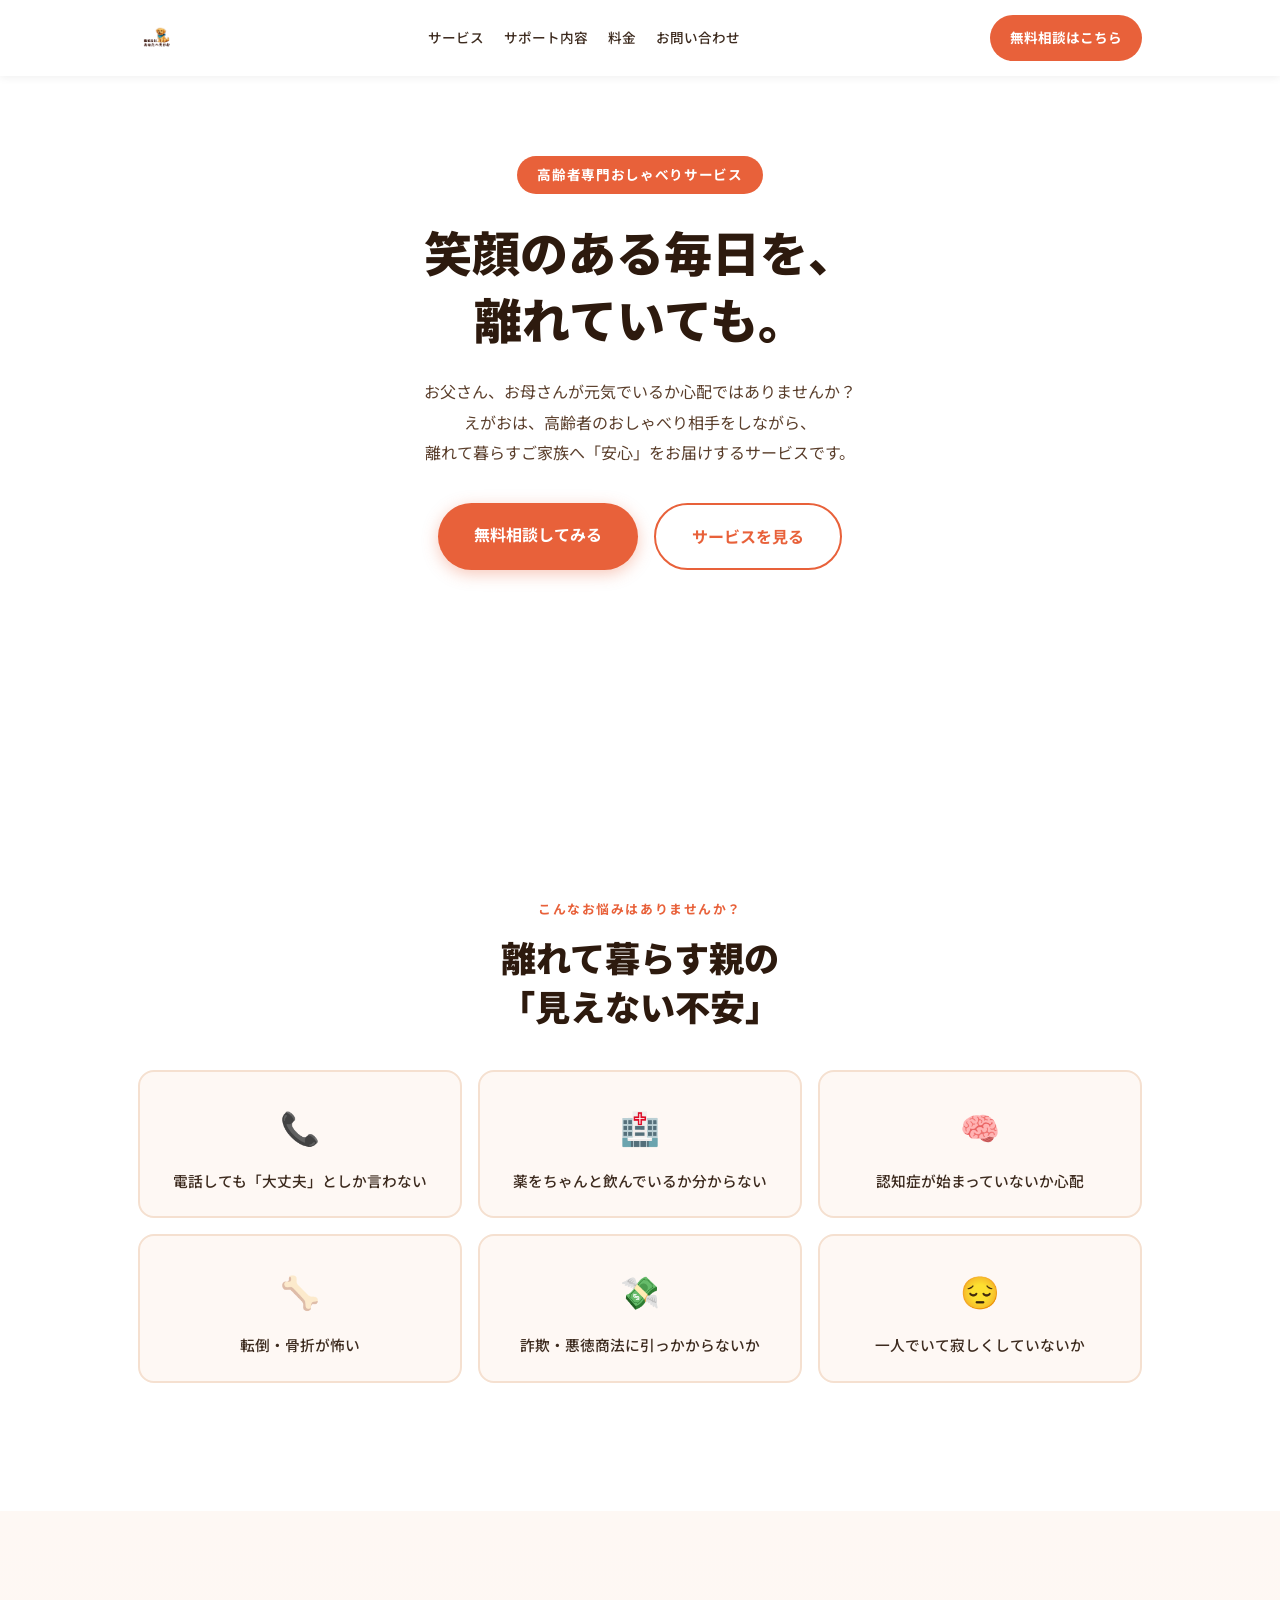
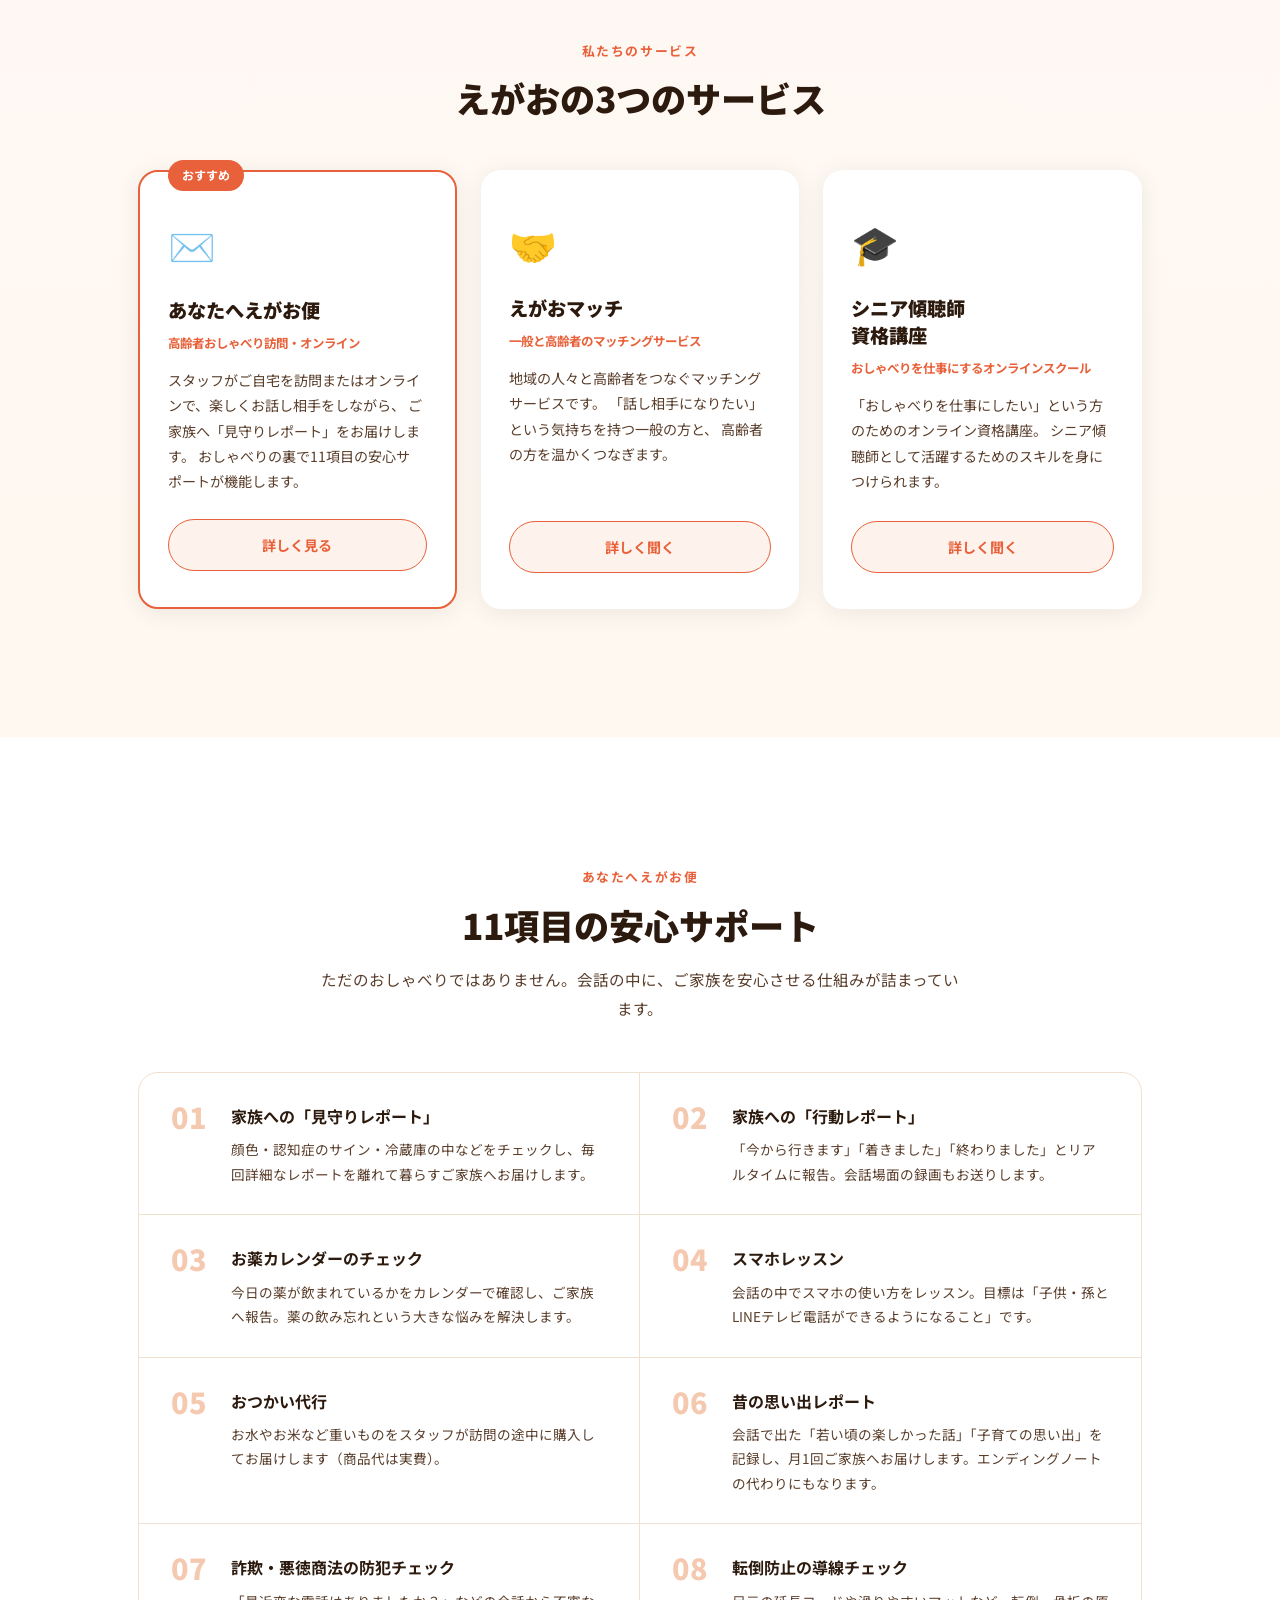
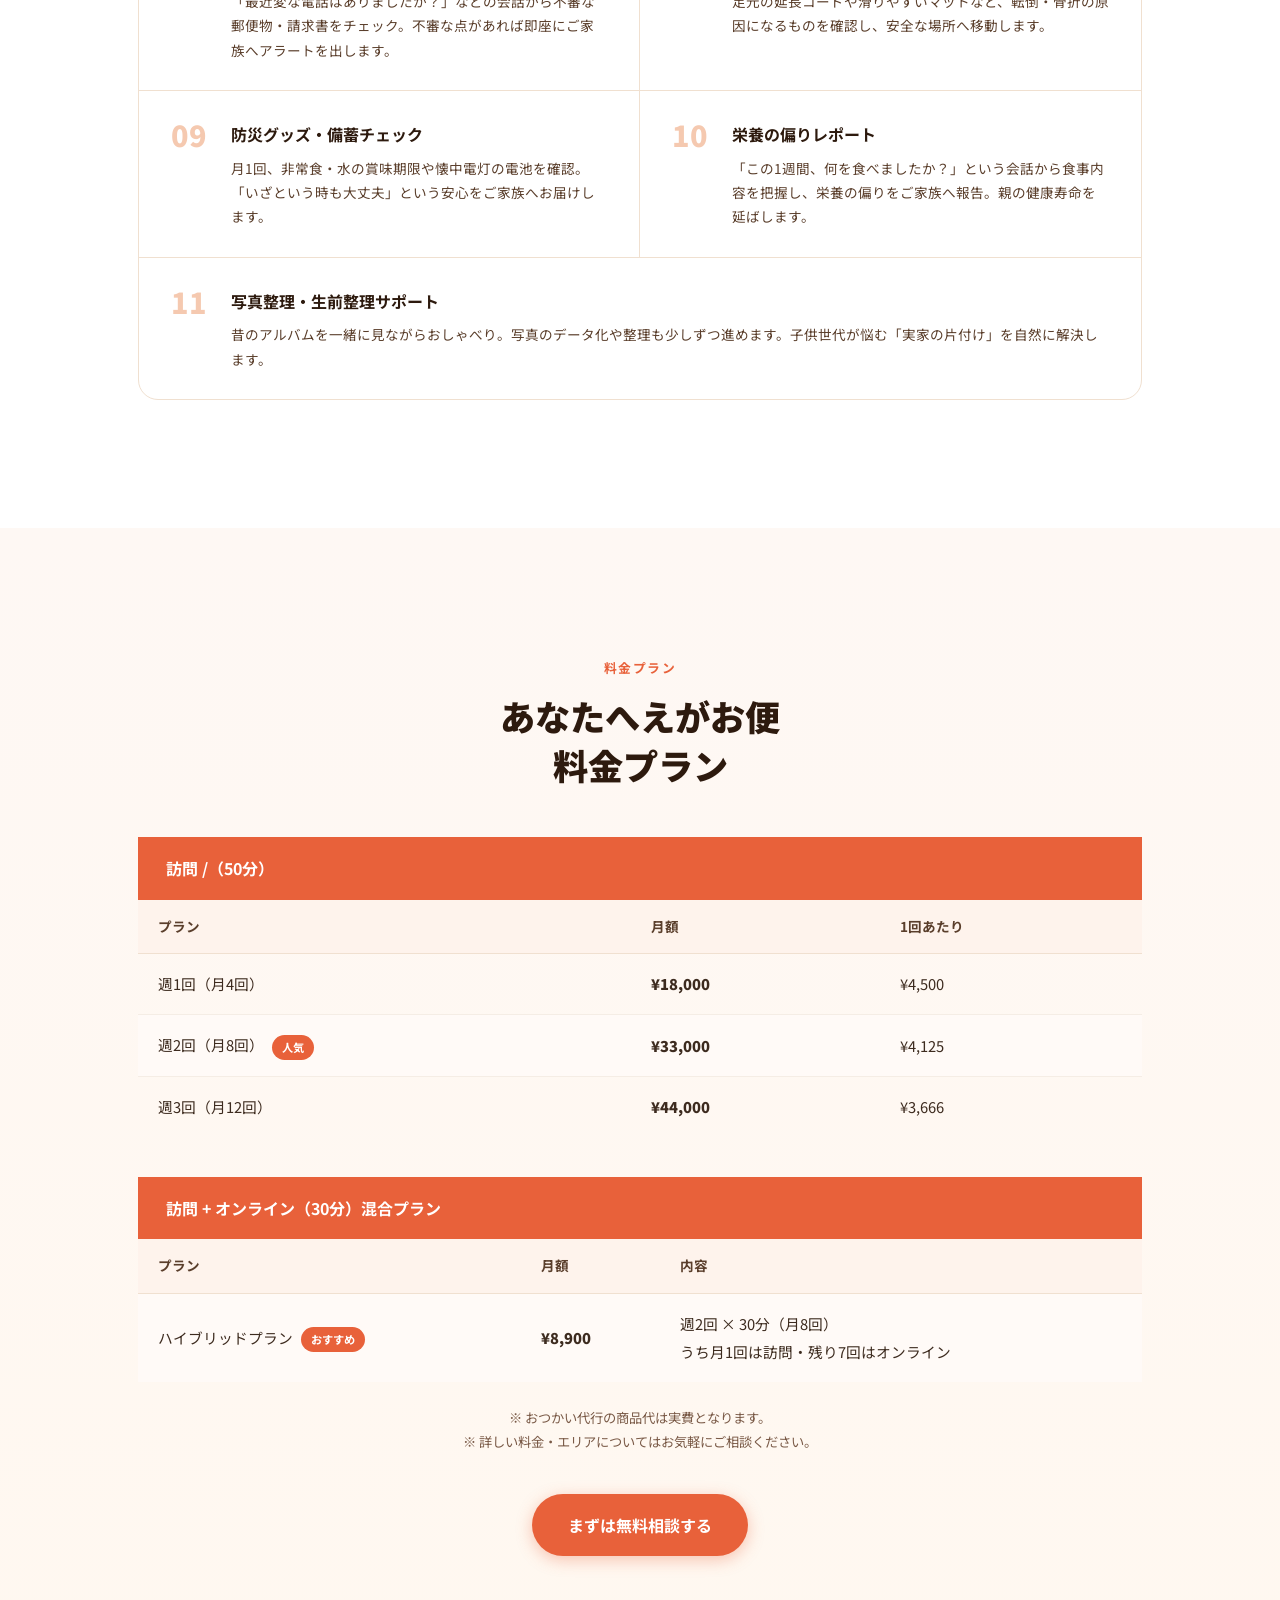
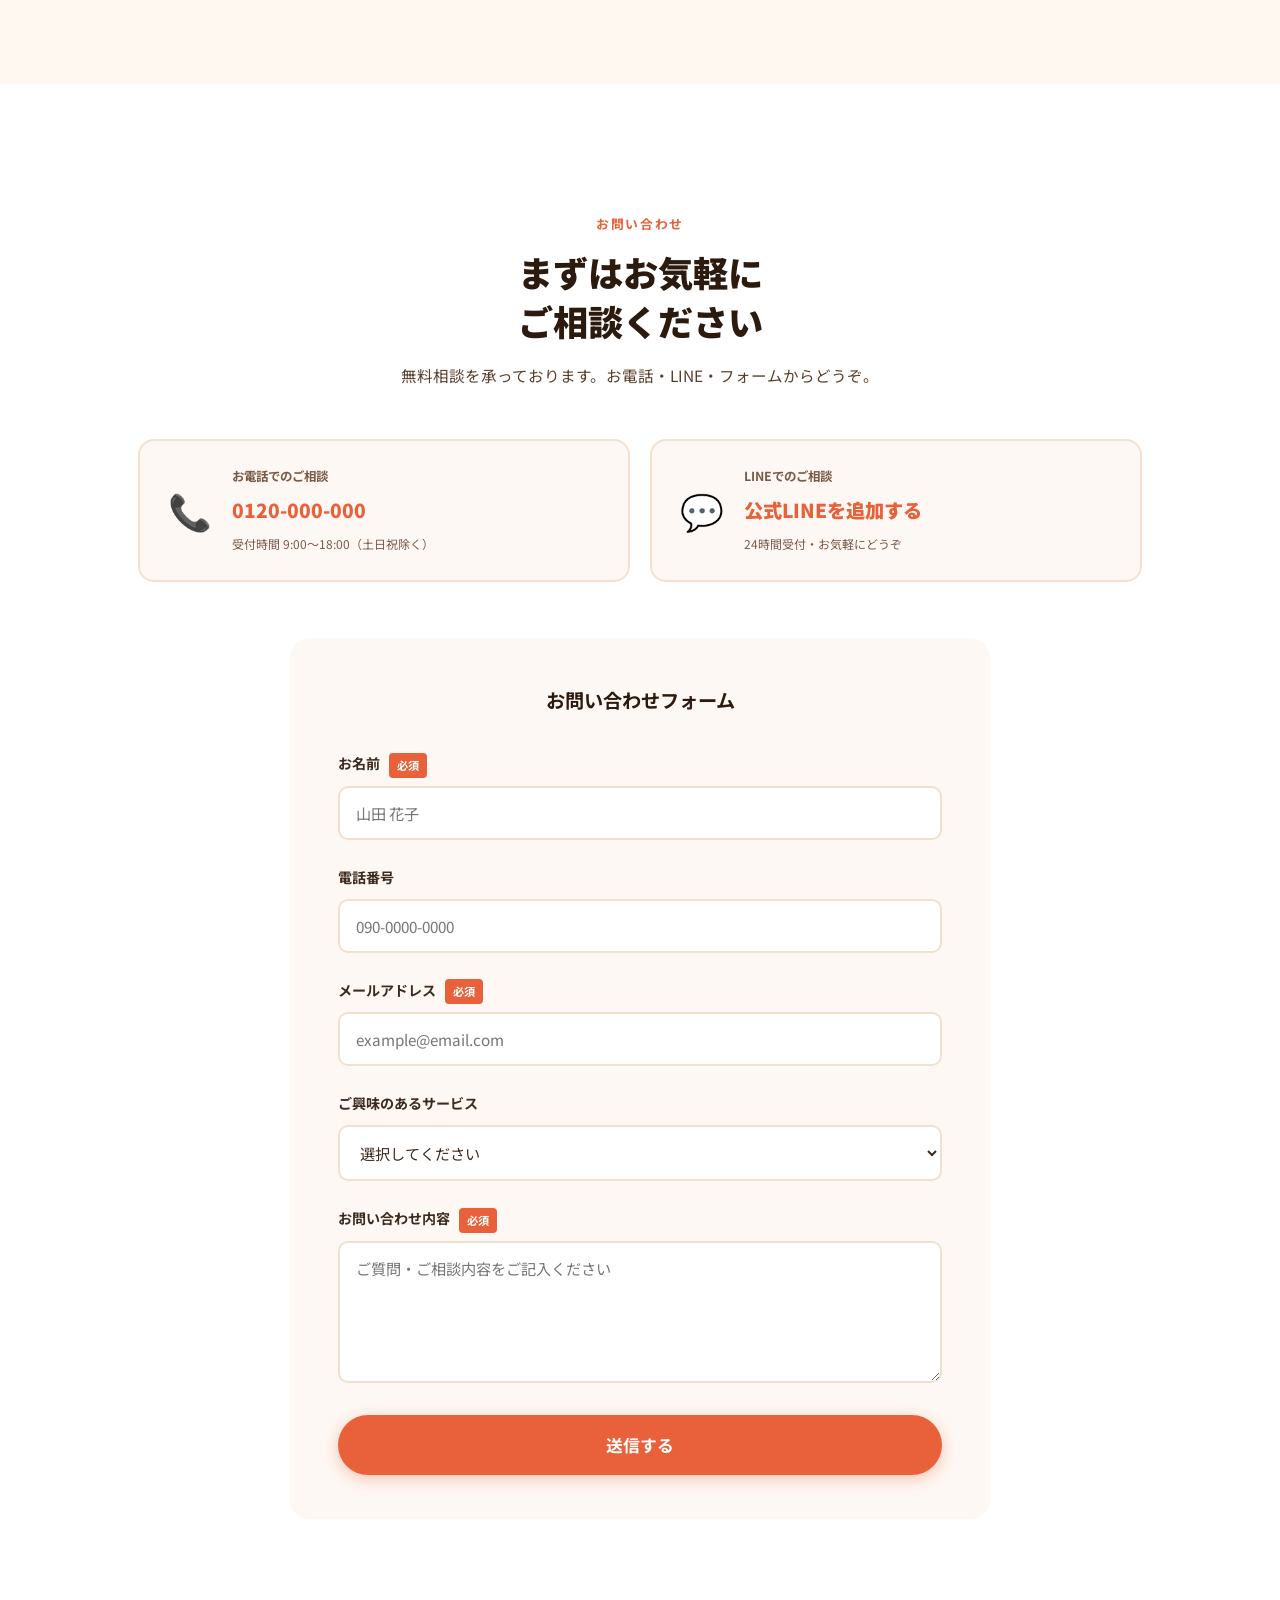
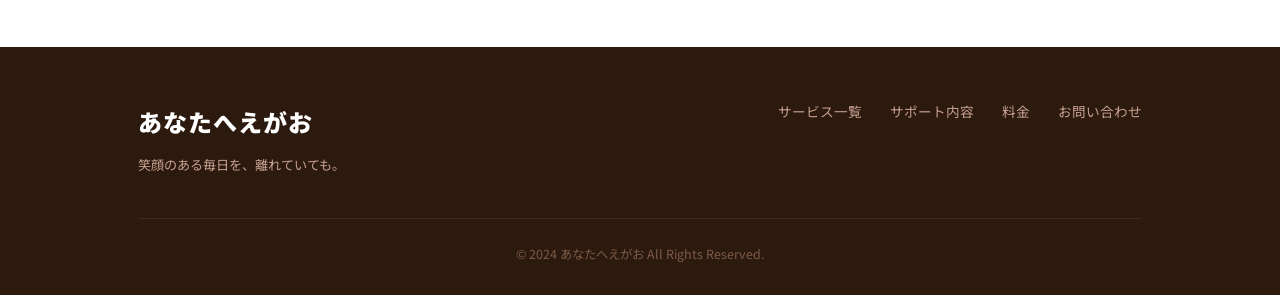
<file: index_pattern2.html>
<!DOCTYPE html>
<html lang="ja">
<head>
  <meta charset="UTF-8" />
  <meta name="viewport" content="width=device-width, initial-scale=1.0" />
  <title>あなたへえがお｜高齢者おしゃべりサービス</title>
  <link rel="stylesheet" href="style.css" />
  <link href="https://fonts.googleapis.com/css2?family=Noto+Sans+JP:wght@400;500;700;900&display=swap" rel="stylesheet" />
</head>
<body>

<!-- ヘッダー -->
<header class="header">
  <div class="header-inner">
    <div class="logo">
      <img src="logo.png" alt="あなたへえがお" class="logo-img" />
    </div>
    <nav class="nav">
      <a href="#services">サービス</a>
      <a href="#features">サポート内容</a>
      <a href="#price">料金</a>
      <a href="#contact">お問い合わせ</a>
    </nav>
    <a href="#contact" class="header-cta">無料相談はこちら</a>
    <button class="hamburger" id="hamburger" aria-label="メニュー">
      <span></span><span></span><span></span>
    </button>
  </div>
  <nav class="sp-nav" id="spNav">
    <a href="#services" onclick="closeMenu()">サービス</a>
    <a href="#features" onclick="closeMenu()">サポート内容</a>
    <a href="#price" onclick="closeMenu()">料金</a>
    <a href="#contact" onclick="closeMenu()">お問い合わせ</a>
  </nav>
</header>

<!-- ヒーロー -->
<section class="hero">
  <div class="hero-inner">
    <p class="hero-sub">高齢者専門おしゃべりサービス</p>
    <h1 class="hero-title">
      笑顔のある毎日を、<br />
      離れていても。
    </h1>
    <p class="hero-desc">
      お父さん、お母さんが元気でいるか心配ではありませんか？<br />
      えがおは、高齢者のおしゃべり相手をしながら、<br class="pc-br" />
      離れて暮らすご家族へ「安心」をお届けするサービスです。
    </p>
    <div class="hero-btns">
      <a href="#contact" class="btn-primary">無料相談してみる</a>
      <a href="#services" class="btn-secondary">サービスを見る</a>
    </div>
  </div>
  <div class="hero-wave">
    <svg viewBox="0 0 1440 80" xmlns="http://www.w3.org/2000/svg" preserveAspectRatio="none">
      <path d="M0,40 C360,80 1080,0 1440,40 L1440,80 L0,80 Z" fill="#fff"/>
    </svg>
  </div>
</section>

<!-- 課題提起 -->
<section class="problem">
  <div class="container">
    <p class="section-label">こんなお悩みはありませんか？</p>
    <h2 class="section-title">離れて暮らす親の<br />「見えない不安」</h2>
    <div class="problem-grid">
      <div class="problem-card">
        <span class="problem-icon">📞</span>
        <p>電話しても「大丈夫」としか言わない</p>
      </div>
      <div class="problem-card">
        <span class="problem-icon">🏥</span>
        <p>薬をちゃんと飲んでいるか分からない</p>
      </div>
      <div class="problem-card">
        <span class="problem-icon">🧠</span>
        <p>認知症が始まっていないか心配</p>
      </div>
      <div class="problem-card">
        <span class="problem-icon">🦴</span>
        <p>転倒・骨折が怖い</p>
      </div>
      <div class="problem-card">
        <span class="problem-icon">💸</span>
        <p>詐欺・悪徳商法に引っかからないか</p>
      </div>
      <div class="problem-card">
        <span class="problem-icon">😔</span>
        <p>一人でいて寂しくしていないか</p>
      </div>
    </div>
  </div>
</section>

<!-- サービス一覧 -->
<section class="services" id="services">
  <div class="container">
    <p class="section-label">私たちのサービス</p>
    <h2 class="section-title">えがおの3つのサービス</h2>
    <div class="service-cards">

      <div class="service-card featured">
        <div class="service-badge">おすすめ</div>
        <div class="service-icon">✉️</div>
        <h3>あなたへえがお便</h3>
        <p class="service-tag">高齢者おしゃべり訪問・オンライン</p>
        <p class="service-desc">
          スタッフがご自宅を訪問またはオンラインで、楽しくお話し相手をしながら、
          ご家族へ「見守りレポート」をお届けします。
          おしゃべりの裏で11項目の安心サポートが機能します。
        </p>
        <a href="#features" class="btn-service">詳しく見る</a>
      </div>

      <div class="service-card">
        <div class="service-icon">🤝</div>
        <h3>えがおマッチ</h3>
        <p class="service-tag">一般と高齢者のマッチングサービス</p>
        <p class="service-desc">
          地域の人々と高齢者をつなぐマッチングサービスです。
          「話し相手になりたい」という気持ちを持つ一般の方と、
          高齢者の方を温かくつなぎます。
        </p>
        <a href="#contact" class="btn-service">詳しく聞く</a>
      </div>

      <div class="service-card">
        <div class="service-icon">🎓</div>
        <h3>シニア傾聴師<br />資格講座</h3>
        <p class="service-tag">おしゃべりを仕事にするオンラインスクール</p>
        <p class="service-desc">
          「おしゃべりを仕事にしたい」という方のためのオンライン資格講座。
          シニア傾聴師として活躍するためのスキルを身につけられます。
        </p>
        <a href="#contact" class="btn-service">詳しく聞く</a>
      </div>

    </div>
  </div>
</section>

<!-- サポート内容（あなたへえがお便） -->
<section class="features" id="features">
  <div class="container">
    <p class="section-label">あなたへえがお便</p>
    <h2 class="section-title">11項目の安心サポート</h2>
    <p class="section-desc">ただのおしゃべりではありません。会話の中に、ご家族を安心させる仕組みが詰まっています。</p>

    <div class="features-grid">

      <div class="feature-item">
        <div class="feature-num">01</div>
        <div class="feature-body">
          <h4>家族への「見守りレポート」</h4>
          <p>顔色・認知症のサイン・冷蔵庫の中などをチェックし、毎回詳細なレポートを離れて暮らすご家族へお届けします。</p>
        </div>
      </div>

      <div class="feature-item">
        <div class="feature-num">02</div>
        <div class="feature-body">
          <h4>家族への「行動レポート」</h4>
          <p>「今から行きます」「着きました」「終わりました」とリアルタイムに報告。会話場面の録画もお送りします。</p>
        </div>
      </div>

      <div class="feature-item">
        <div class="feature-num">03</div>
        <div class="feature-body">
          <h4>お薬カレンダーのチェック</h4>
          <p>今日の薬が飲まれているかをカレンダーで確認し、ご家族へ報告。薬の飲み忘れという大きな悩みを解決します。</p>
        </div>
      </div>

      <div class="feature-item">
        <div class="feature-num">04</div>
        <div class="feature-body">
          <h4>スマホレッスン</h4>
          <p>会話の中でスマホの使い方をレッスン。目標は「子供・孫とLINEテレビ電話ができるようになること」です。</p>
        </div>
      </div>

      <div class="feature-item">
        <div class="feature-num">05</div>
        <div class="feature-body">
          <h4>おつかい代行</h4>
          <p>お水やお米など重いものをスタッフが訪問の途中に購入してお届けします（商品代は実費）。</p>
        </div>
      </div>

      <div class="feature-item">
        <div class="feature-num">06</div>
        <div class="feature-body">
          <h4>昔の思い出レポート</h4>
          <p>会話で出た「若い頃の楽しかった話」「子育ての思い出」を記録し、月1回ご家族へお届けします。エンディングノートの代わりにもなります。</p>
        </div>
      </div>

      <div class="feature-item">
        <div class="feature-num">07</div>
        <div class="feature-body">
          <h4>詐欺・悪徳商法の防犯チェック</h4>
          <p>「最近変な電話はありましたか？」などの会話から不審な郵便物・請求書をチェック。不審な点があれば即座にご家族へアラートを出します。</p>
        </div>
      </div>

      <div class="feature-item">
        <div class="feature-num">08</div>
        <div class="feature-body">
          <h4>転倒防止の導線チェック</h4>
          <p>足元の延長コードや滑りやすいマットなど、転倒・骨折の原因になるものを確認し、安全な場所へ移動します。</p>
        </div>
      </div>

      <div class="feature-item">
        <div class="feature-num">09</div>
        <div class="feature-body">
          <h4>防災グッズ・備蓄チェック</h4>
          <p>月1回、非常食・水の賞味期限や懐中電灯の電池を確認。「いざという時も大丈夫」という安心をご家族へお届けします。</p>
        </div>
      </div>

      <div class="feature-item">
        <div class="feature-num">10</div>
        <div class="feature-body">
          <h4>栄養の偏りレポート</h4>
          <p>「この1週間、何を食べましたか？」という会話から食事内容を把握し、栄養の偏りをご家族へ報告。親の健康寿命を延ばします。</p>
        </div>
      </div>

      <div class="feature-item">
        <div class="feature-num">11</div>
        <div class="feature-body">
          <h4>写真整理・生前整理サポート</h4>
          <p>昔のアルバムを一緒に見ながらおしゃべり。写真のデータ化や整理も少しずつ進めます。子供世代が悩む「実家の片付け」を自然に解決します。</p>
        </div>
      </div>

    </div>
  </div>
</section>

<!-- 料金 -->
<section class="price" id="price">
  <div class="container">
    <p class="section-label">料金プラン</p>
    <h2 class="section-title">あなたへえがお便<br />料金プラン</h2>

    <div class="price-tables">

      <div class="price-block">
        <h3 class="price-block-title">訪問 /（50分）</h3>
        <table class="price-table">
          <thead>
            <tr>
              <th>プラン</th>
              <th>月額</th>
              <th>1回あたり</th>
            </tr>
          </thead>
          <tbody>
            <tr>
              <td>週1回（月4回）</td>
              <td class="price-amount">¥18,000</td>
              <td>¥4,500</td>
            </tr>
            <tr class="price-popular">
              <td>週2回（月8回）<span class="popular-badge">人気</span></td>
              <td class="price-amount">¥33,000</td>
              <td>¥4,125</td>
            </tr>
            <tr>
              <td>週3回（月12回）</td>
              <td class="price-amount">¥44,000</td>
              <td>¥3,666</td>
            </tr>
          </tbody>
        </table>
      </div>

      <div class="price-block">
        <h3 class="price-block-title">訪問 + オンライン（30分）混合プラン</h3>
        <table class="price-table">
          <thead>
            <tr>
              <th>プラン</th>
              <th>月額</th>
              <th>内容</th>
            </tr>
          </thead>
          <tbody>
            <tr class="price-popular">
              <td>ハイブリッドプラン<span class="popular-badge">おすすめ</span></td>
              <td class="price-amount">¥8,900</td>
              <td>週2回 × 30分（月8回）<br />うち月1回は訪問・残り7回はオンライン</td>
            </tr>
          </tbody>
        </table>
      </div>

    </div>

    <p class="price-note">※ おつかい代行の商品代は実費となります。<br />※ 詳しい料金・エリアについてはお気軽にご相談ください。</p>

    <div class="price-cta">
      <a href="#contact" class="btn-primary">まずは無料相談する</a>
    </div>
  </div>
</section>

<!-- お問い合わせ -->
<section class="contact" id="contact">
  <div class="container">
    <p class="section-label">お問い合わせ</p>
    <h2 class="section-title">まずはお気軽に<br />ご相談ください</h2>
    <p class="section-desc">無料相談を承っております。お電話・LINE・フォームからどうぞ。</p>

    <div class="contact-options">
      <a href="tel:0120-000-000" class="contact-card contact-tel">
        <span class="contact-icon">📞</span>
        <div>
          <p class="contact-label">お電話でのご相談</p>
          <p class="contact-info">0120-000-000</p>
          <p class="contact-hours">受付時間 9:00〜18:00（土日祝除く）</p>
        </div>
      </a>
      <a href="https://lin.ee/XXXXXXX" target="_blank" rel="noopener" class="contact-card contact-line">
        <span class="contact-icon">💬</span>
        <div>
          <p class="contact-label">LINEでのご相談</p>
          <p class="contact-info">公式LINEを追加する</p>
          <p class="contact-hours">24時間受付・お気軽にどうぞ</p>
        </div>
      </a>
    </div>

    <form class="contact-form" id="contactForm">
      <h3 class="form-title">お問い合わせフォーム</h3>
      <div class="form-row">
        <label for="name">お名前 <span class="required">必須</span></label>
        <input type="text" id="name" name="name" placeholder="山田 花子" required />
      </div>
      <div class="form-row">
        <label for="phone">電話番号</label>
        <input type="tel" id="phone" name="phone" placeholder="090-0000-0000" />
      </div>
      <div class="form-row">
        <label for="email">メールアドレス <span class="required">必須</span></label>
        <input type="email" id="email" name="email" placeholder="example@email.com" required />
      </div>
      <div class="form-row">
        <label for="service">ご興味のあるサービス</label>
        <select id="service" name="service">
          <option value="">選択してください</option>
          <option value="egaobinn">あなたへえがお便</option>
          <option value="match">えがおマッチ</option>
          <option value="school">シニア傾聴師 資格講座</option>
          <option value="other">その他・分からない</option>
        </select>
      </div>
      <div class="form-row">
        <label for="message">お問い合わせ内容 <span class="required">必須</span></label>
        <textarea id="message" name="message" rows="5" placeholder="ご質問・ご相談内容をご記入ください" required></textarea>
      </div>
      <button type="submit" class="btn-submit">送信する</button>
    </form>
  </div>
</section>

<!-- フッター -->
<footer class="footer">
  <div class="container">
    <div class="footer-inner">
      <div class="footer-brand">
        <span class="footer-logo-text">あなたへえがお</span>
        <p class="footer-tagline">笑顔のある毎日を、離れていても。</p>
      </div>
      <div class="footer-links">
        <a href="#services">サービス一覧</a>
        <a href="#features">サポート内容</a>
        <a href="#price">料金</a>
        <a href="#contact">お問い合わせ</a>
      </div>
    </div>
    <p class="footer-copy">&copy; 2024 あなたへえがお All Rights Reserved.</p>
  </div>
</footer>

<script>
  const hamburger = document.getElementById('hamburger');
  const spNav = document.getElementById('spNav');
  hamburger.addEventListener('click', () => {
    spNav.classList.toggle('open');
    hamburger.classList.toggle('active');
  });
  function closeMenu() {
    spNav.classList.remove('open');
    hamburger.classList.remove('active');
  }

  // スムーススクロール
  document.querySelectorAll('a[href^="#"]').forEach(anchor => {
    anchor.addEventListener('click', function(e) {
      const target = document.querySelector(this.getAttribute('href'));
      if (target) {
        e.preventDefault();
        target.scrollIntoView({ behavior: 'smooth', block: 'start' });
      }
    });
  });
</script>

</body>
</html>
</file>
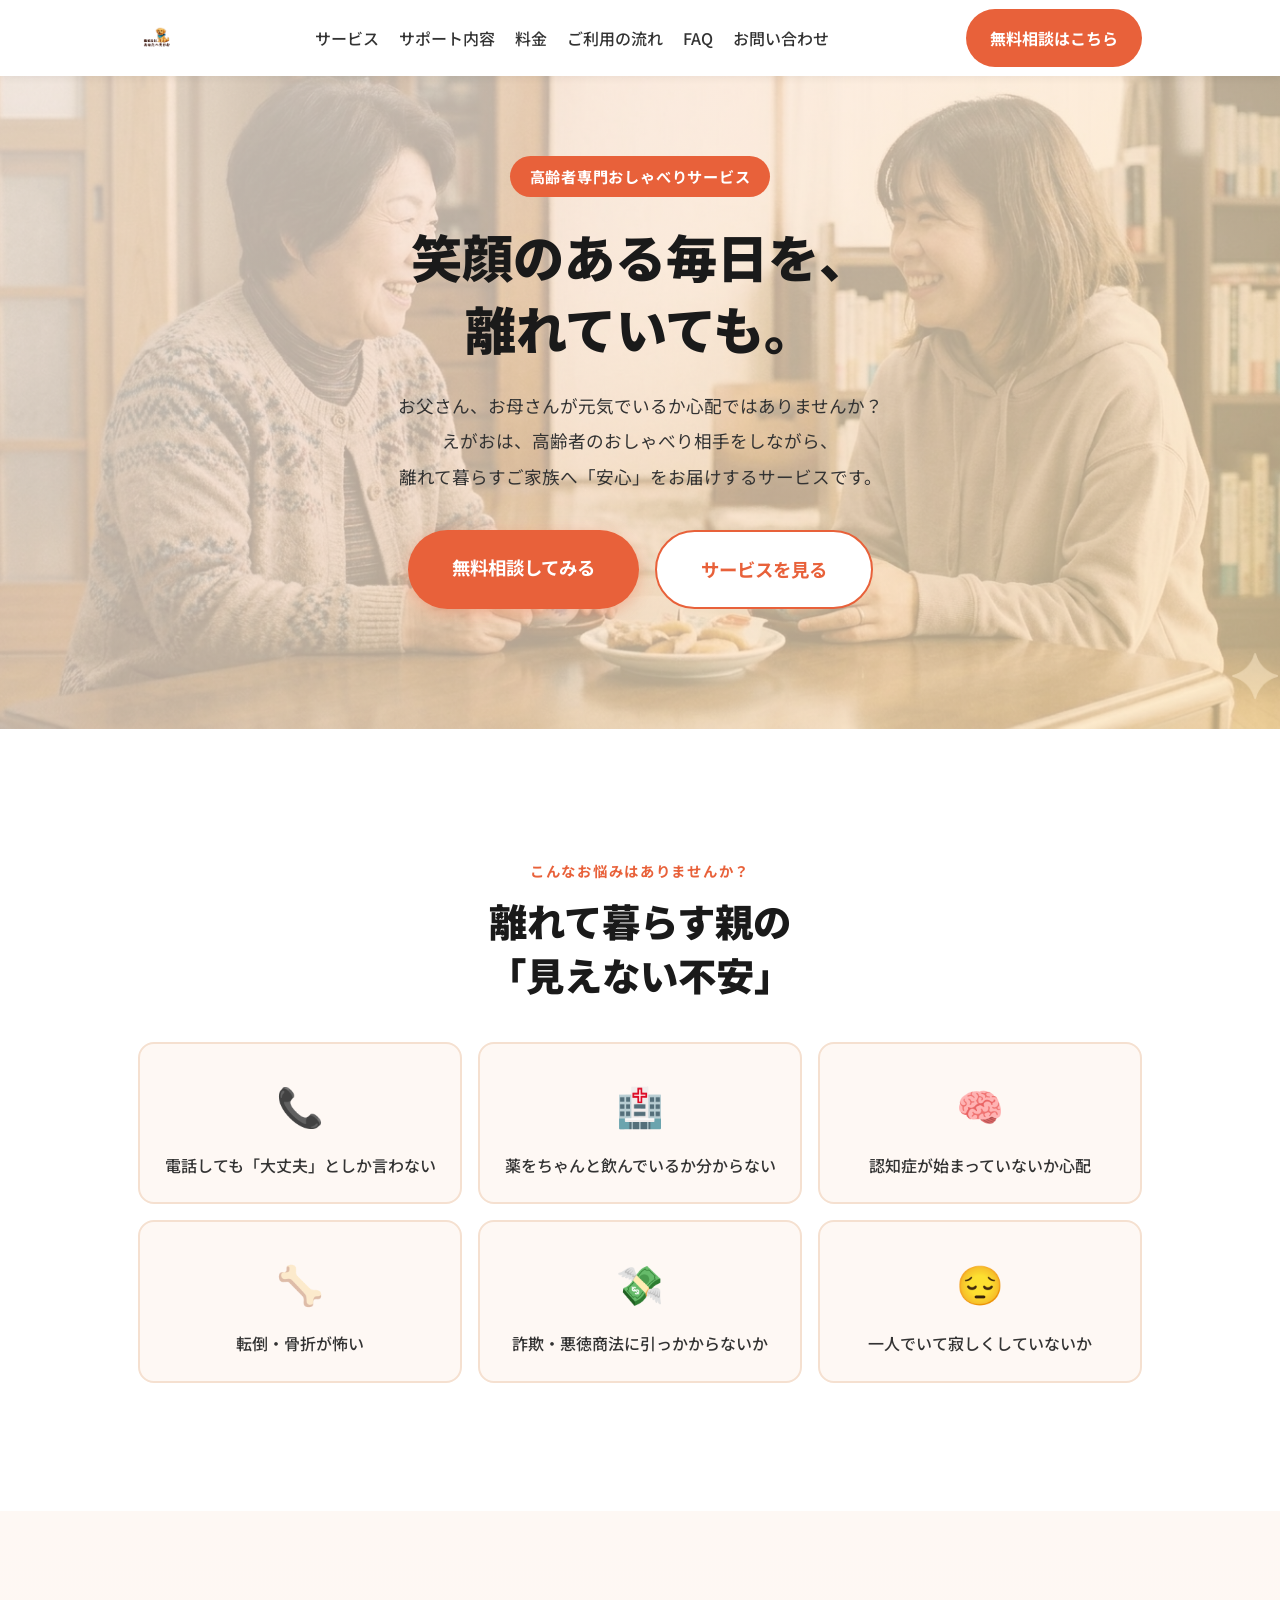
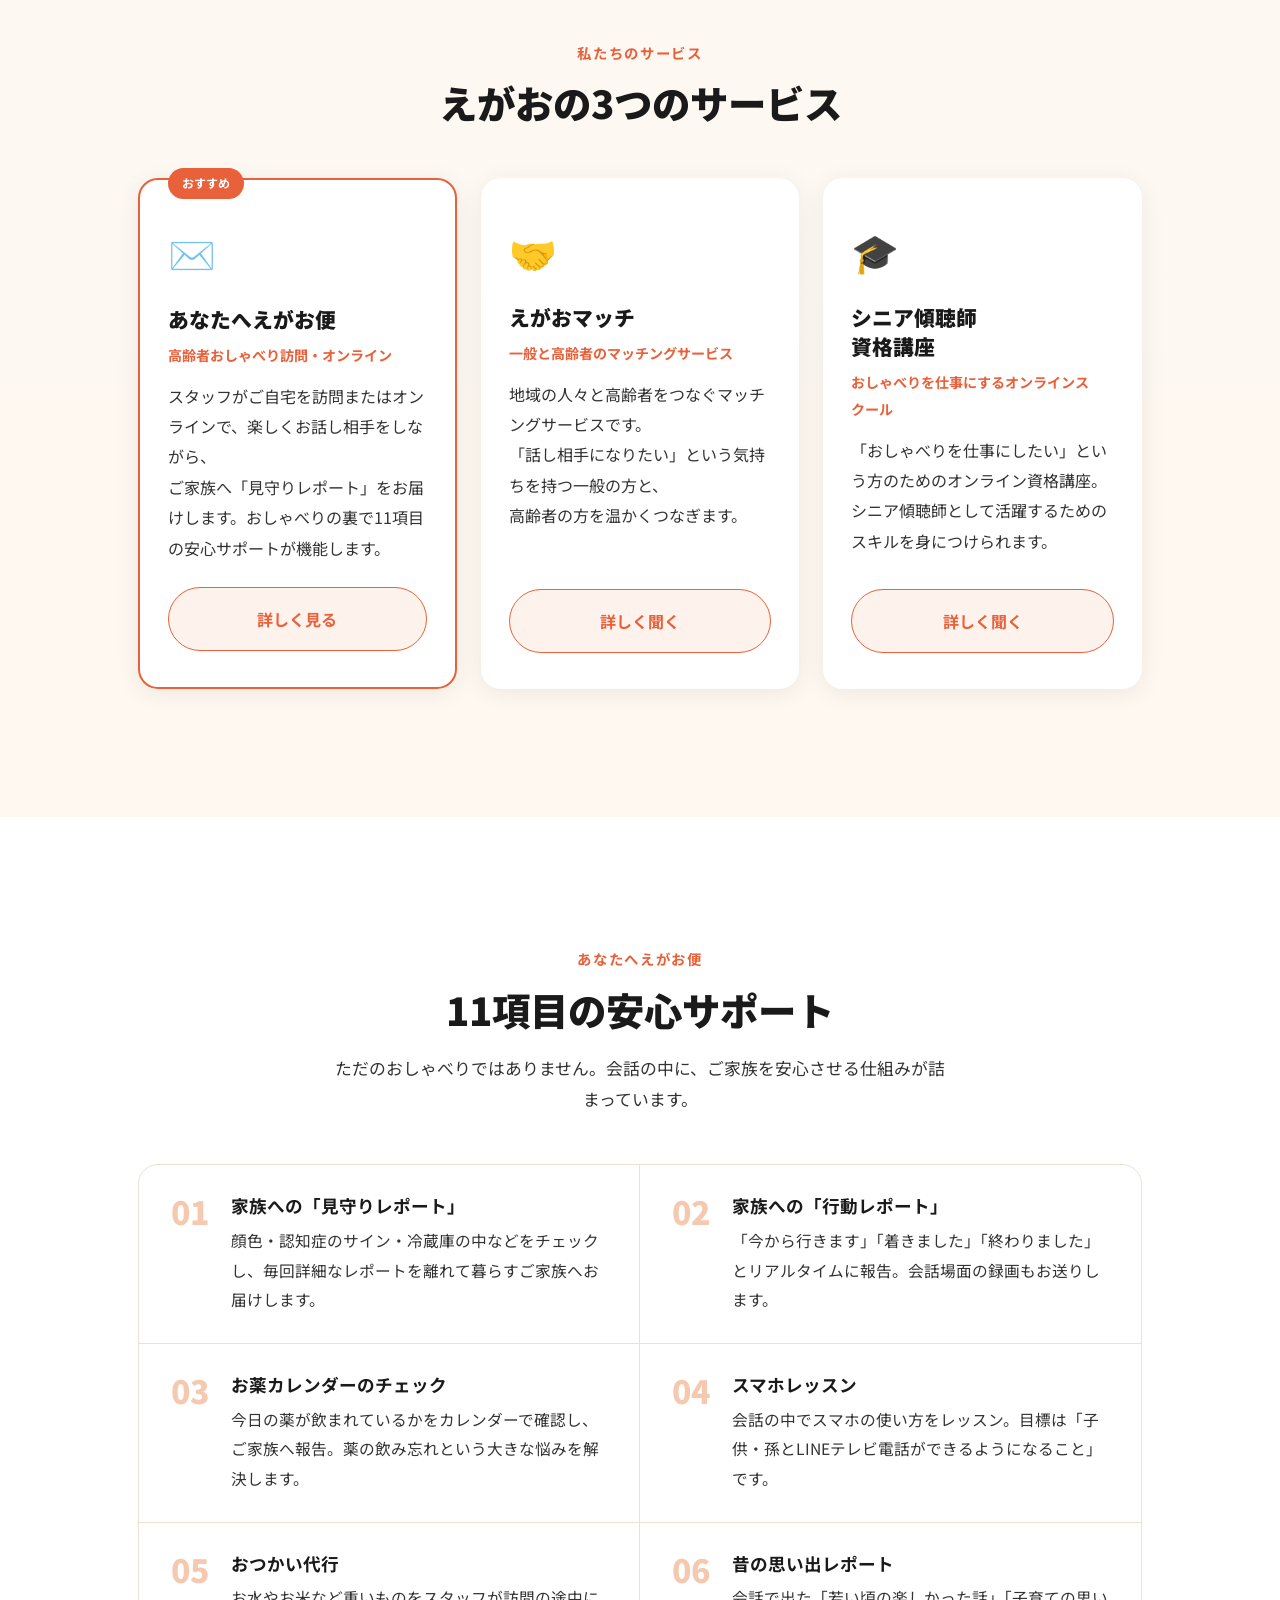
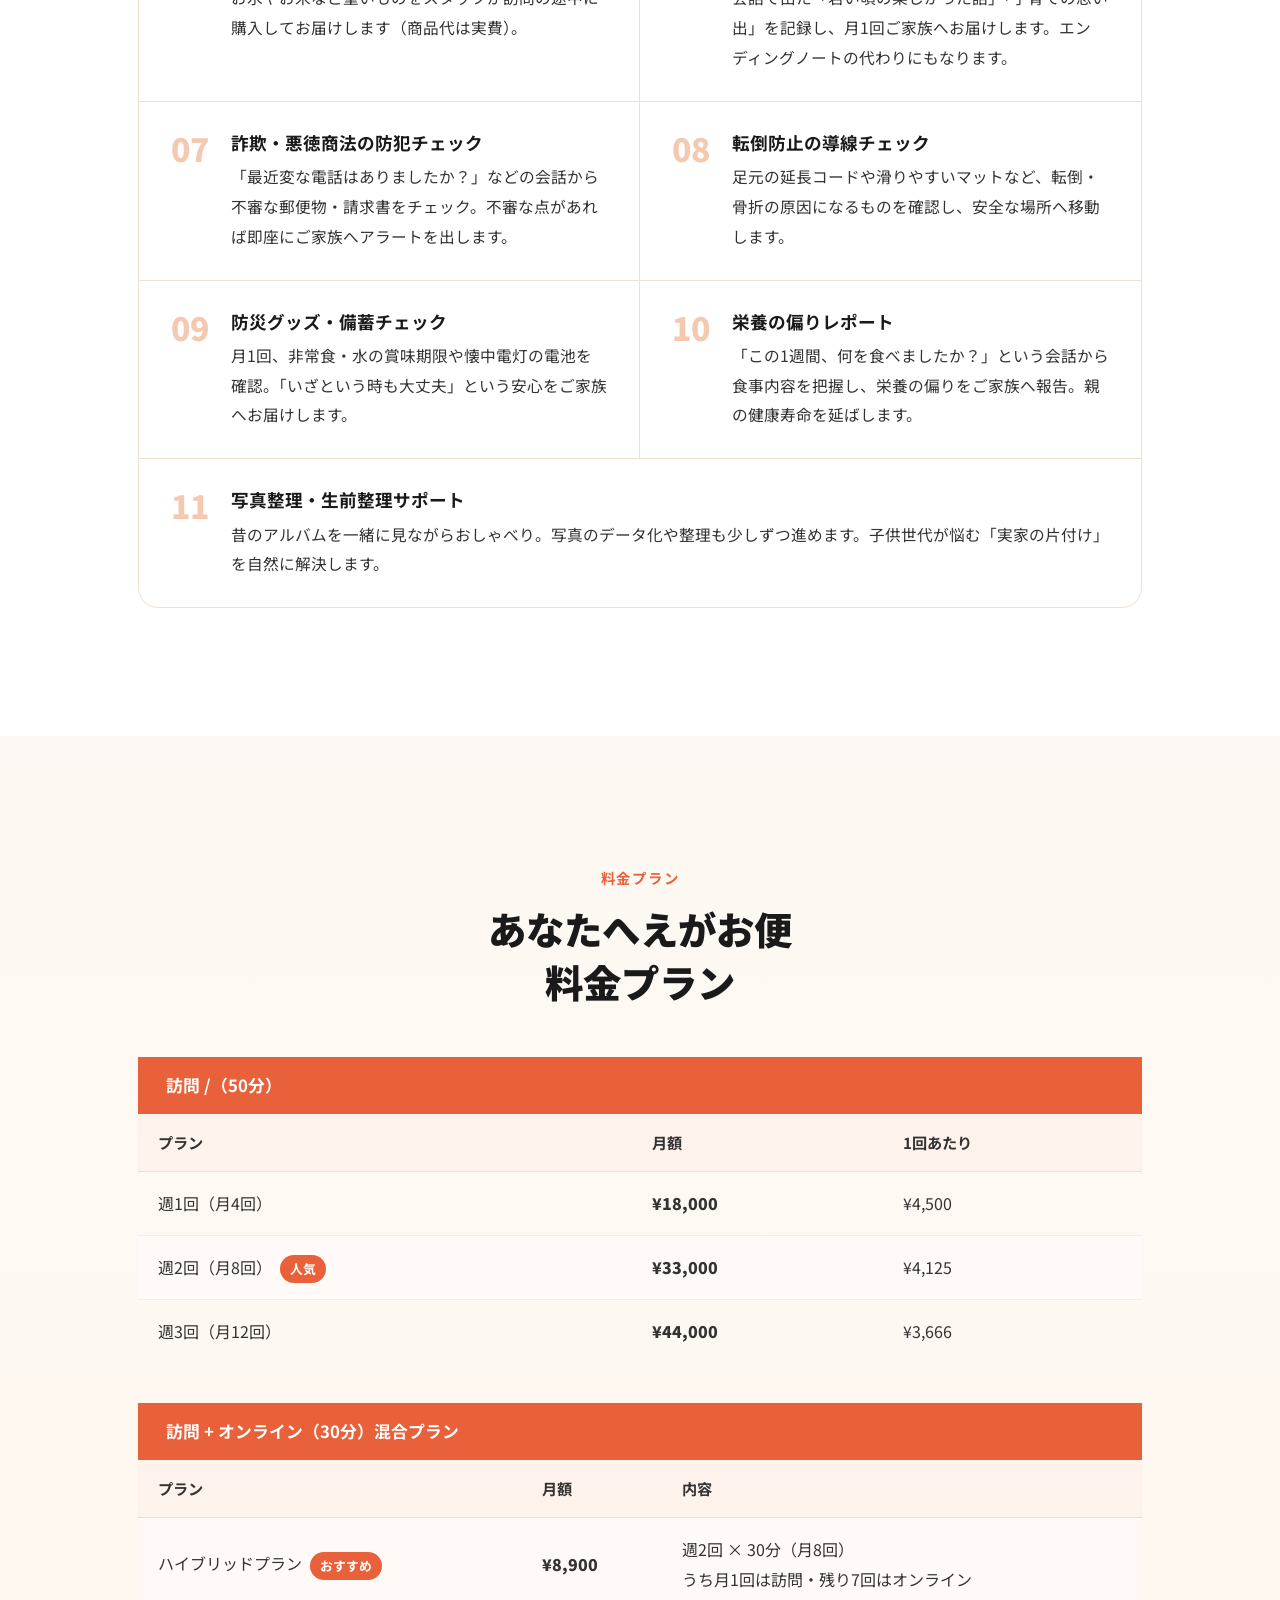
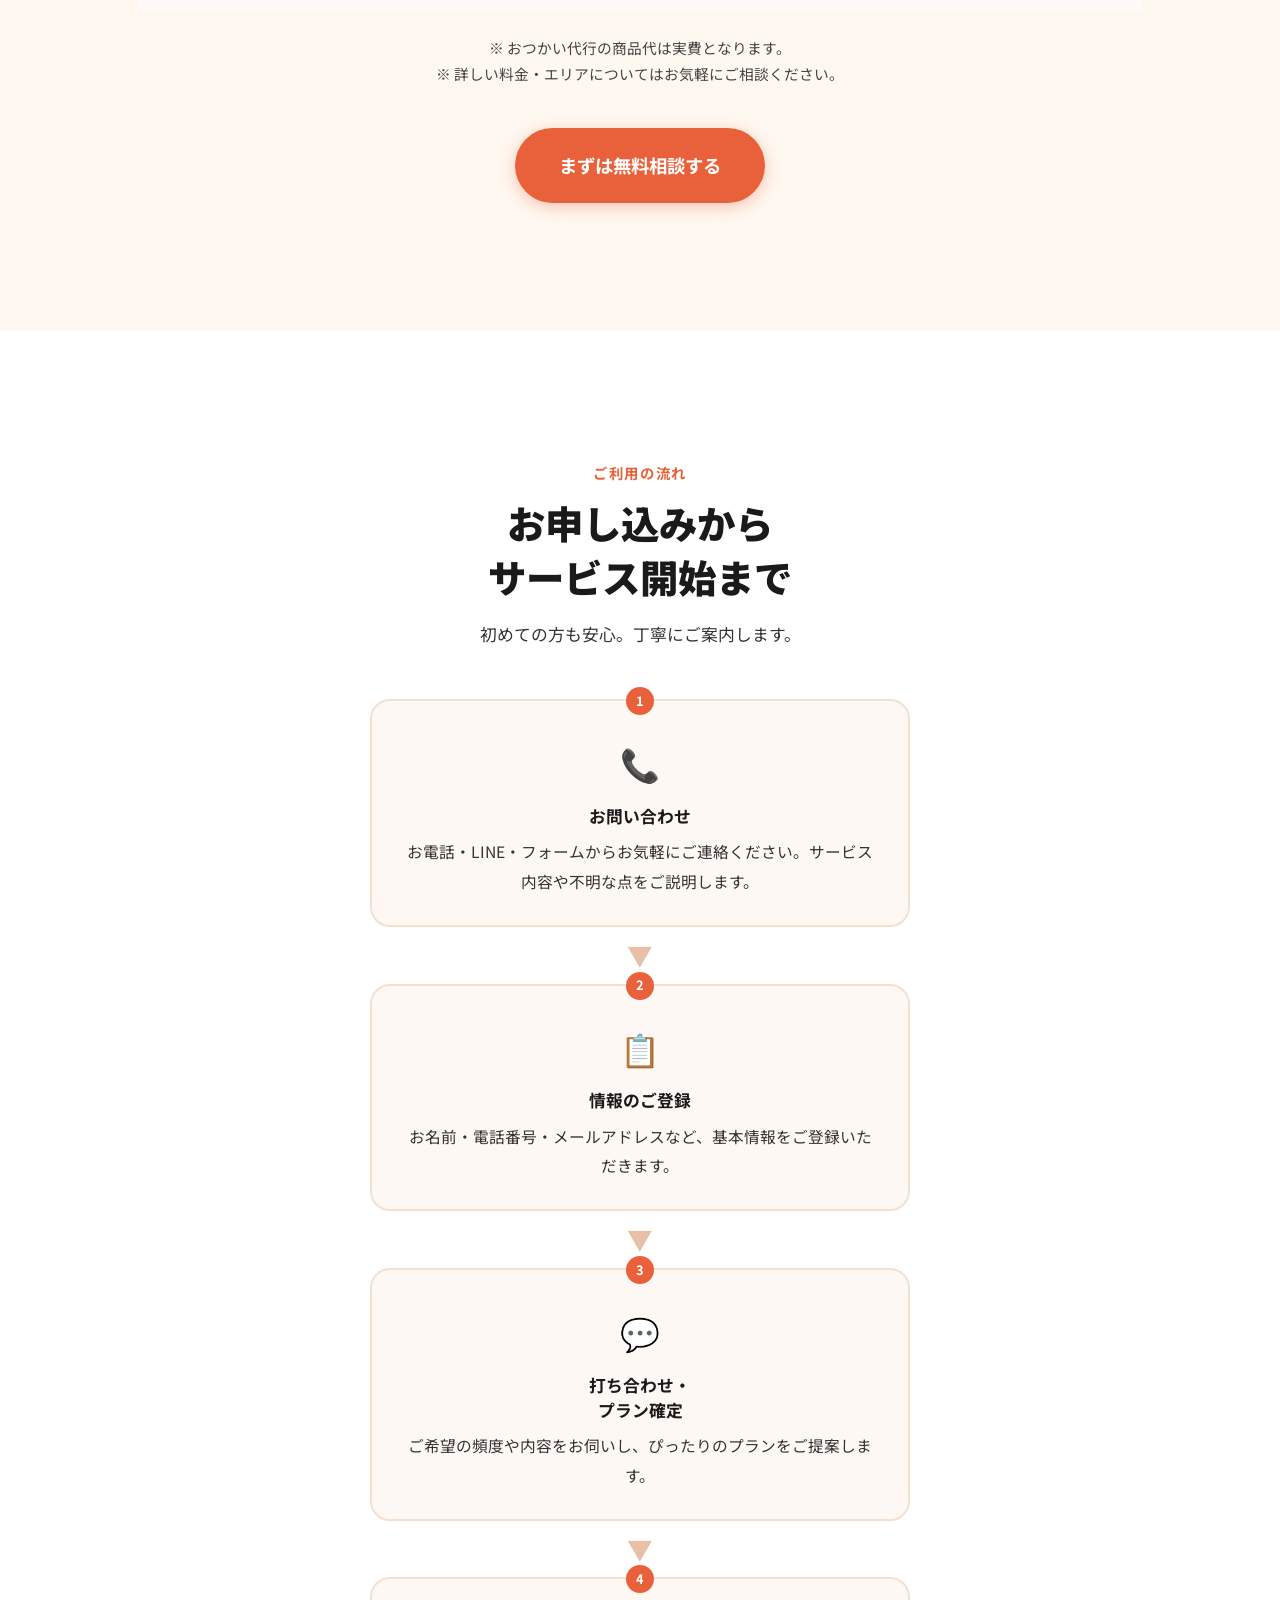
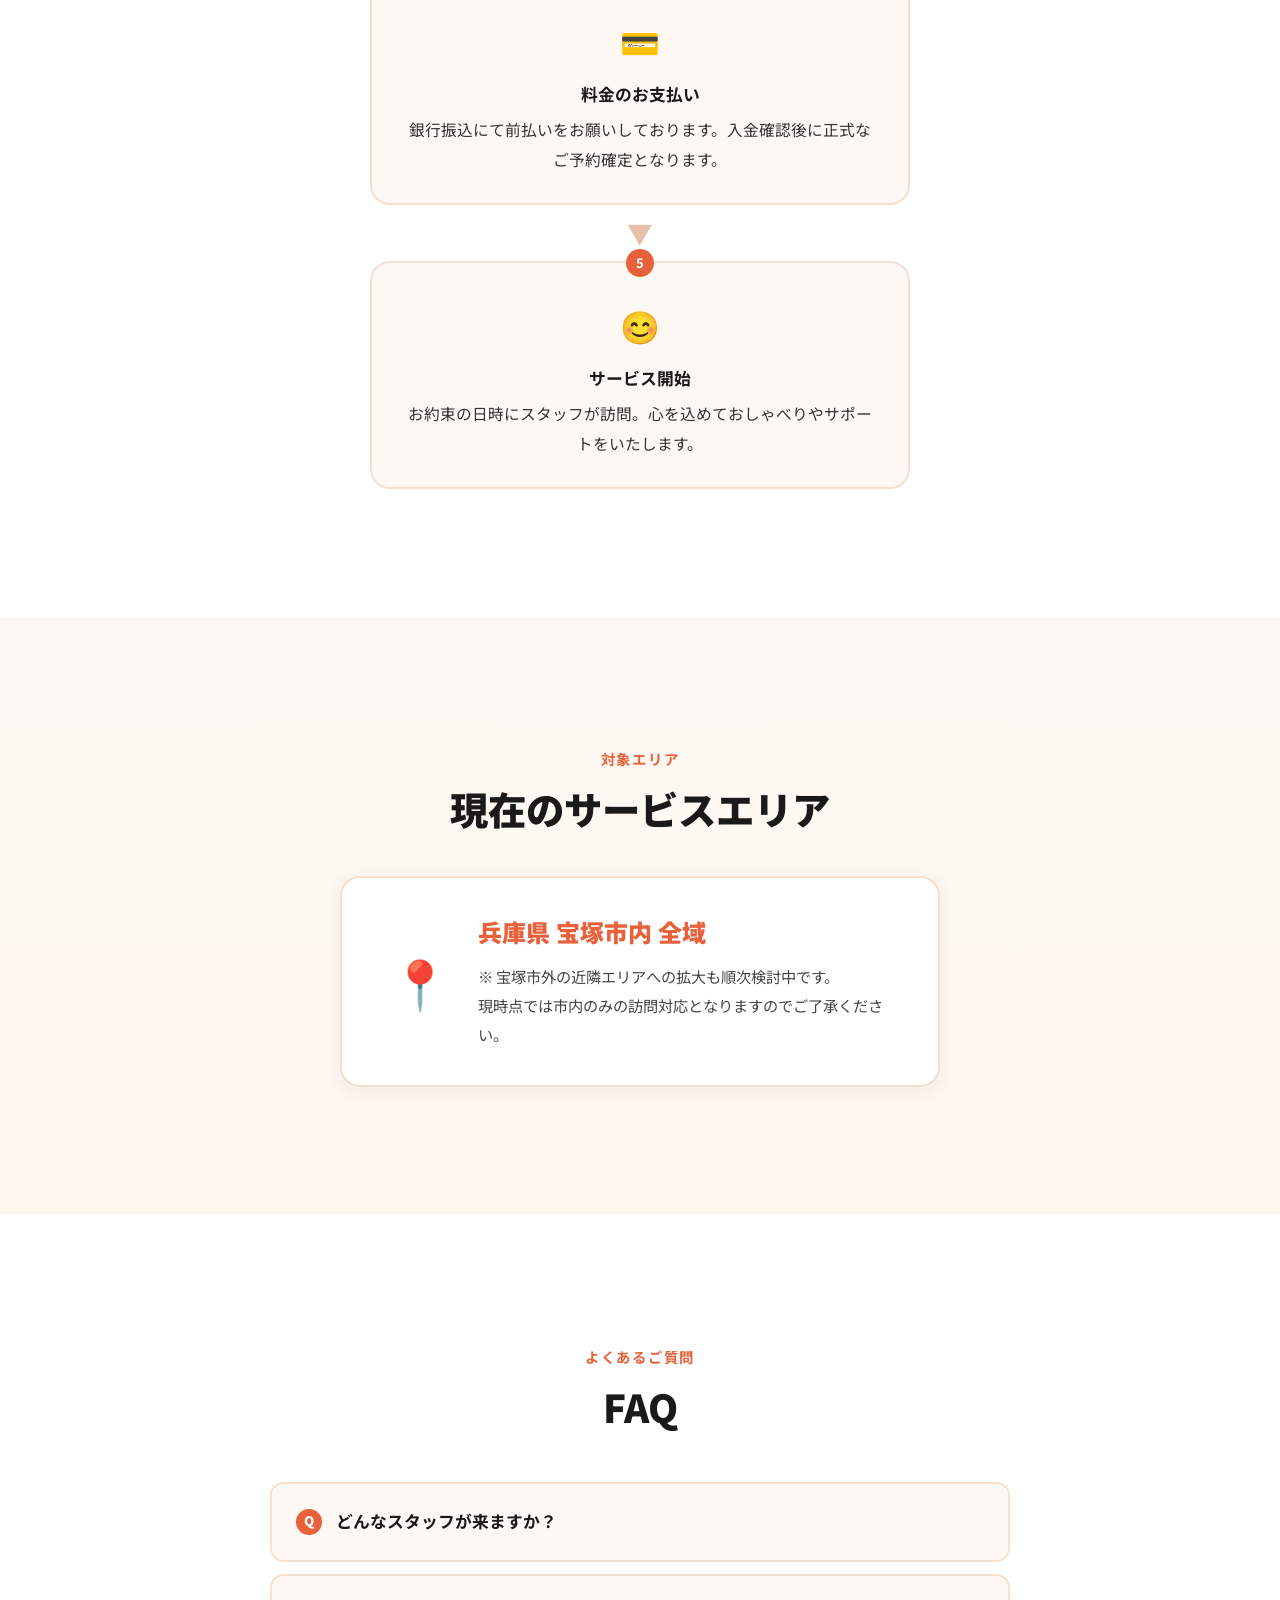
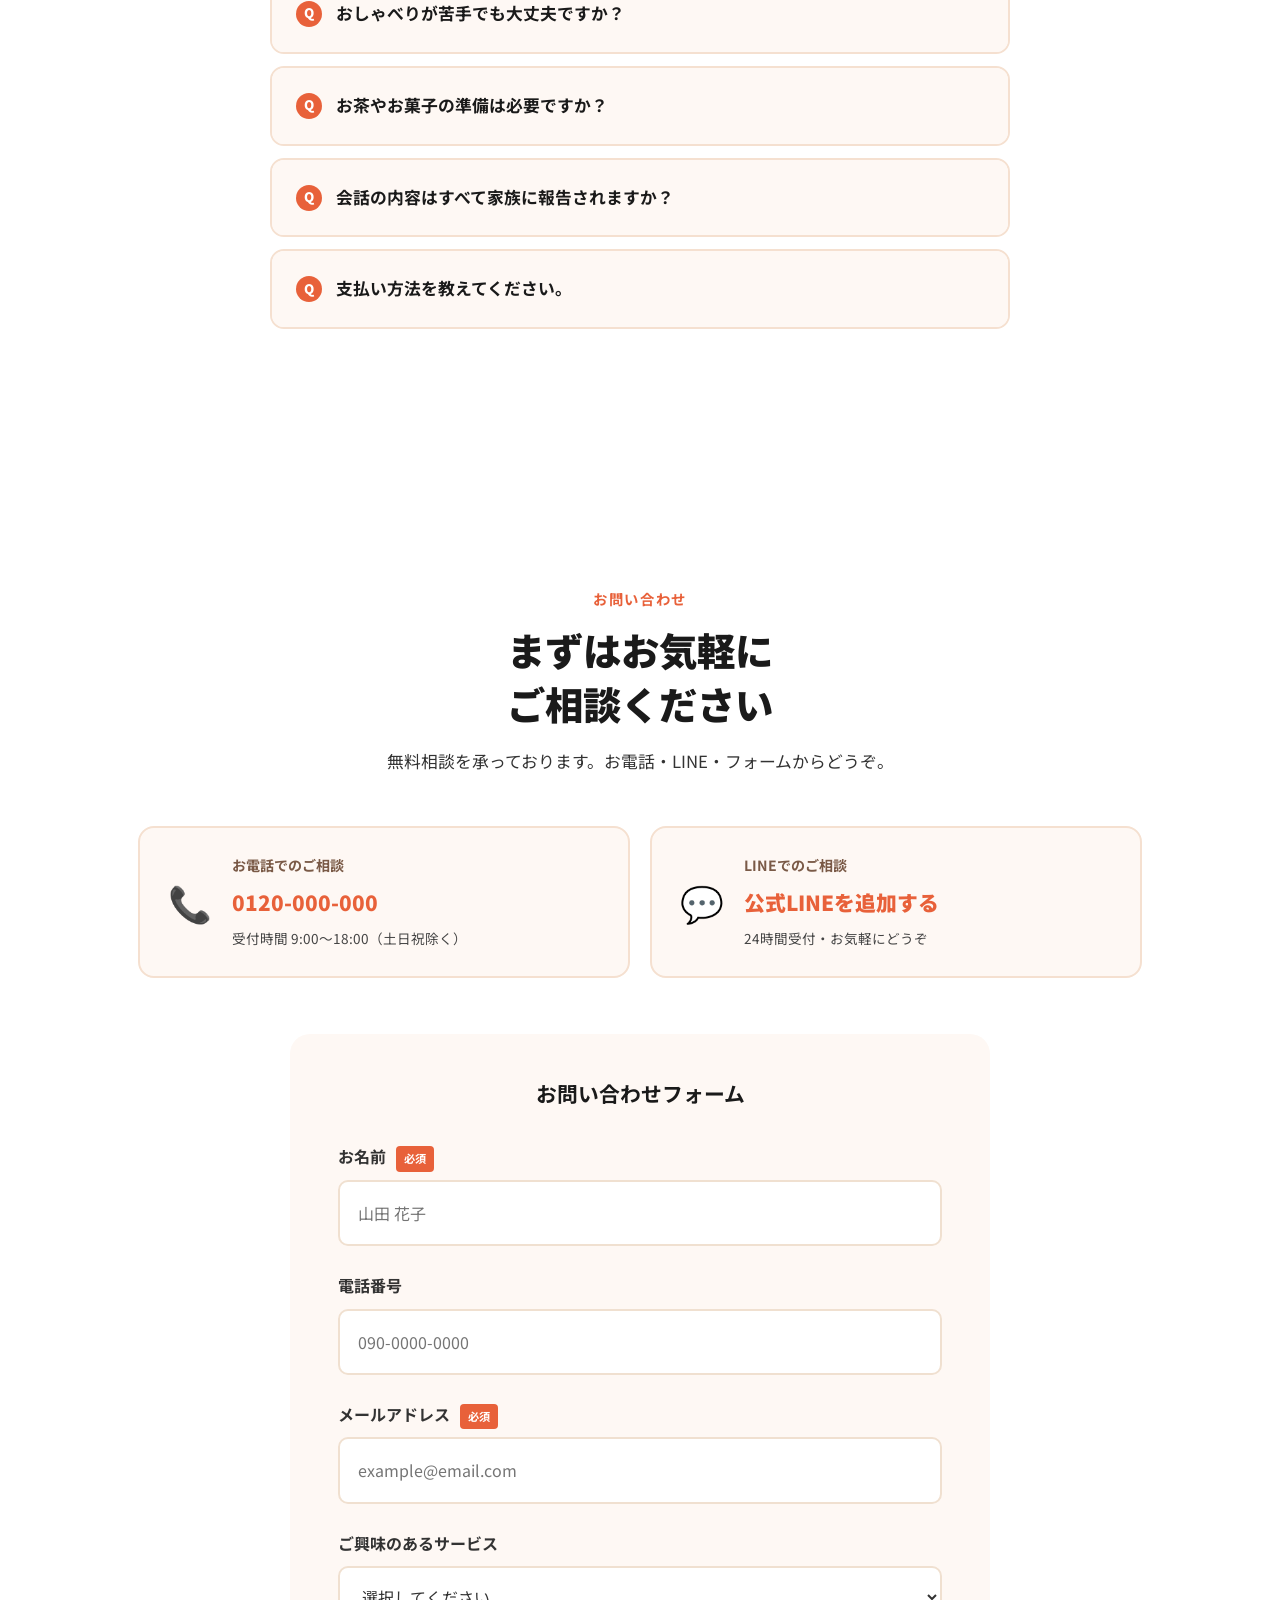
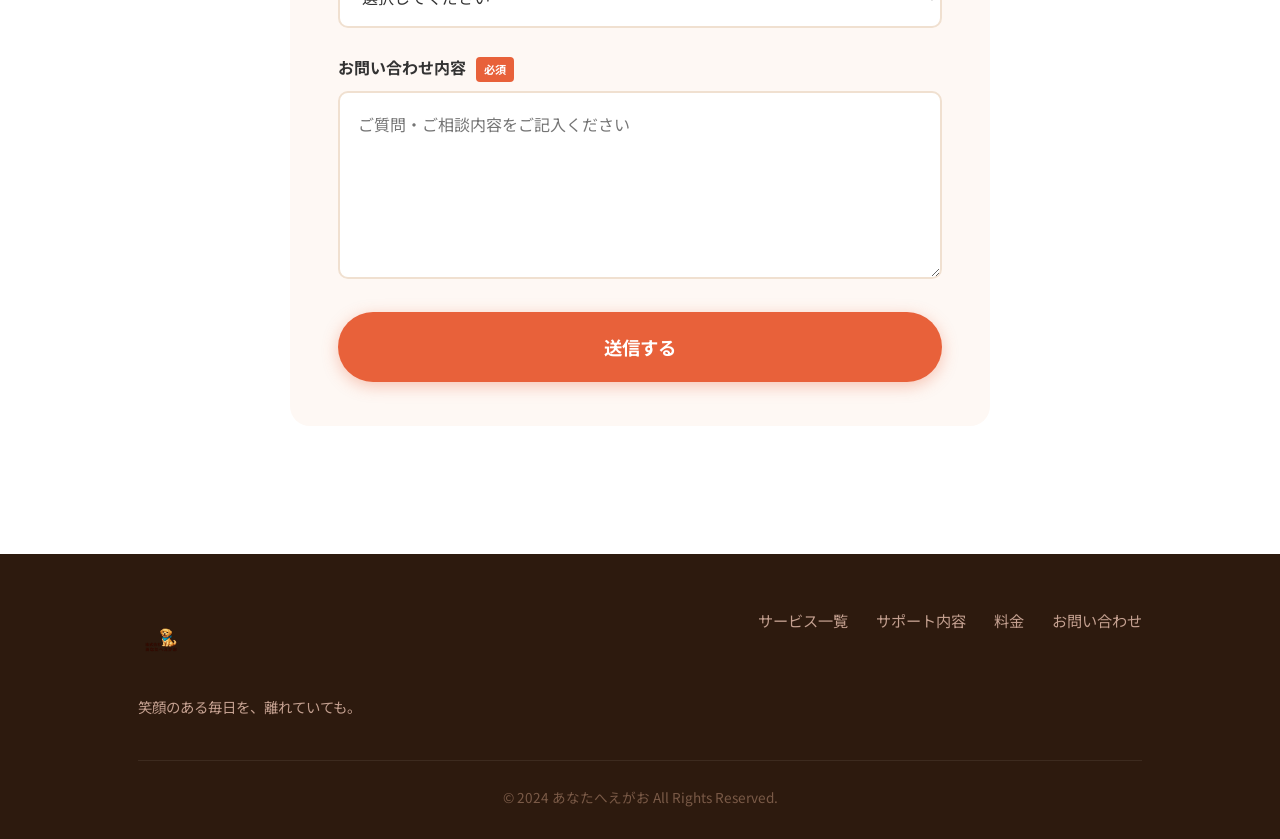
<file: index_v2.html>
<!DOCTYPE html>
<html lang="ja">
<head>
  <meta charset="UTF-8" />
  <meta name="viewport" content="width=device-width, initial-scale=1.0" />
  <title>あなたへえがお｜高齢者おしゃべりサービス</title>
  <link rel="stylesheet" href="style.css" />
  <link rel="stylesheet" href="style_v2.css" />
  <link href="https://fonts.googleapis.com/css2?family=Noto+Sans+JP:wght@400;500;700;900&display=swap" rel="stylesheet" />
</head>
<body>

<!-- ヘッダー -->
<header class="header">
  <div class="header-inner">
    <div class="logo">
      <img src="logo.png" alt="あなたへえがお" class="logo-img" />
    </div>
    <nav class="nav">
      <a href="#services">サービス</a>
      <a href="#features">サポート内容</a>
      <a href="#price">料金</a>
      <a href="#flow">ご利用の流れ</a>
      <a href="#faq">FAQ</a>
      <a href="#contact">お問い合わせ</a>
    </nav>
    <a href="#contact" class="header-cta">無料相談はこちら</a>
    <button class="hamburger" id="hamburger" aria-label="メニュー">
      <span></span><span></span><span></span>
    </button>
  </div>
  <nav class="sp-nav" id="spNav">
    <a href="#services" onclick="closeMenu()">サービス</a>
    <a href="#features" onclick="closeMenu()">サポート内容</a>
    <a href="#price" onclick="closeMenu()">料金</a>
    <a href="#contact" onclick="closeMenu()">お問い合わせ</a>
  </nav>
</header>

<!-- ヒーロー -->
<section class="hero">
  <!-- 背景スライドショー -->
  <div class="hero-slideshow">
    <div class="hero-slide active" style="background-image:url('photo1.png')"></div>
    <div class="hero-slide" style="background-image:url('photo2.png')"></div>
    <div class="hero-slide" style="background-image:url('photo3.png')"></div>
    <div class="hero-slide" style="background-image:url('photo4.png')"></div>
    <div class="hero-slide" style="background-image:url('photo5.png')"></div>
  </div>
  <!-- テキスト可読性のためのオーバーレイ -->
  <div class="hero-overlay"></div>
  <div class="hero-inner">
    <p class="hero-sub">高齢者専門おしゃべりサービス</p>
    <h1 class="hero-title">
      笑顔のある毎日を、<br />
      離れていても。
    </h1>
    <p class="hero-desc">
      お父さん、お母さんが元気でいるか<br class="sp-br" />心配ではありませんか？<br />
      えがおは、高齢者のおしゃべり相手をしながら、<br />
      離れて暮らすご家族へ<br class="sp-br" />「安心」をお届けするサービスです。
    </p>
    <div class="hero-btns">
      <a href="#contact" class="btn-primary">無料相談してみる</a>
      <a href="#services" class="btn-secondary">サービスを見る</a>
    </div>
  </div>
</section>

<!-- 課題提起 -->
<section class="problem">
  <div class="container">
    <p class="section-label">こんなお悩みはありませんか？</p>
    <h2 class="section-title">離れて暮らす親の<br />「見えない不安」</h2>
    <div class="problem-grid">
      <div class="problem-card">
        <span class="problem-icon">📞</span>
        <p>電話しても「大丈夫」としか言わない</p>
      </div>
      <div class="problem-card">
        <span class="problem-icon">🏥</span>
        <p>薬をちゃんと飲んでいるか分からない</p>
      </div>
      <div class="problem-card">
        <span class="problem-icon">🧠</span>
        <p>認知症が始まっていないか心配</p>
      </div>
      <div class="problem-card">
        <span class="problem-icon">🦴</span>
        <p>転倒・骨折が怖い</p>
      </div>
      <div class="problem-card">
        <span class="problem-icon">💸</span>
        <p>詐欺・悪徳商法に引っかからないか</p>
      </div>
      <div class="problem-card">
        <span class="problem-icon">😔</span>
        <p>一人でいて寂しくしていないか</p>
      </div>
    </div>
  </div>
</section>

<!-- サービス一覧 -->
<section class="services" id="services">
  <div class="container">
    <p class="section-label">私たちのサービス</p>
    <h2 class="section-title">えがおの3つのサービス</h2>
    <div class="service-cards">

      <div class="service-card featured">
        <div class="service-badge">おすすめ</div>
        <div class="service-icon">✉️</div>
        <h3>あなたへえがお便</h3>
        <p class="service-tag">高齢者おしゃべり訪問・オンライン</p>
        <p class="service-desc">
          スタッフがご自宅を訪問または<br class="sp-br" />オンラインで、楽しくお話し相手をしながら、<br />
          ご家族へ「見守りレポート」をお届けします。<br class="sp-br" />おしゃべりの裏で11項目の<br class="sp-br" />安心サポートが機能します。
        </p>
        <a href="#features" class="btn-service">詳しく見る</a>
      </div>

      <div class="service-card">
        <div class="service-icon">🤝</div>
        <h3>えがおマッチ</h3>
        <p class="service-tag">一般と高齢者のマッチングサービス</p>
        <p class="service-desc">
          地域の人々と高齢者をつなぐ<br class="sp-br" />マッチングサービスです。<br />
          「話し相手になりたい」という<br class="sp-br" />気持ちを持つ一般の方と、<br />
          高齢者の方を温かくつなぎます。
        </p>
        <a href="#contact" class="btn-service">詳しく聞く</a>
      </div>

      <div class="service-card">
        <div class="service-icon">🎓</div>
        <h3>シニア傾聴師<br />資格講座</h3>
        <p class="service-tag">おしゃべりを仕事にするオンラインスクール</p>
        <p class="service-desc">
          「おしゃべりを仕事にしたい」という<br class="sp-br" />方のためのオンライン資格講座。<br />
          シニア傾聴師として活躍するための<br class="sp-br" />スキルを身につけられます。
        </p>
        <a href="#contact" class="btn-service">詳しく聞く</a>
      </div>

    </div>
  </div>
</section>

<!-- サポート内容（あなたへえがお便） -->
<section class="features" id="features">
  <div class="container">
    <p class="section-label">あなたへえがお便</p>
    <h2 class="section-title">11項目の安心サポート</h2>
    <p class="section-desc">ただのおしゃべりではありません。<br class="sp-br" />会話の中に、ご家族を安心させる<br class="sp-br" />仕組みが詰まっています。</p>

    <div class="features-grid">

      <div class="feature-item">
        <div class="feature-num">01</div>
        <div class="feature-body">
          <h4>家族への「見守りレポート」</h4>
          <p>顔色・認知症のサイン・冷蔵庫の中などを<br class="sp-br" />チェックし、毎回詳細なレポートを<br class="sp-br" />離れて暮らすご家族へお届けします。</p>
        </div>
      </div>

      <div class="feature-item">
        <div class="feature-num">02</div>
        <div class="feature-body">
          <h4>家族への「行動レポート」</h4>
          <p>「今から行きます」「着きました」<br class="sp-br" />「終わりました」とリアルタイムに報告。<br class="sp-br" />会話場面の録画もお送りします。</p>
        </div>
      </div>

      <div class="feature-item">
        <div class="feature-num">03</div>
        <div class="feature-body">
          <h4>お薬カレンダーのチェック</h4>
          <p>今日の薬が飲まれているかを<br class="sp-br" />カレンダーで確認し、ご家族へ報告。<br class="sp-br" />薬の飲み忘れという大きな悩みを解決します。</p>
        </div>
      </div>

      <div class="feature-item">
        <div class="feature-num">04</div>
        <div class="feature-body">
          <h4>スマホレッスン</h4>
          <p>会話の中でスマホの使い方をレッスン。<br class="sp-br" />目標は「子供・孫とLINEテレビ電話が<br class="sp-br" />できるようになること」です。</p>
        </div>
      </div>

      <div class="feature-item">
        <div class="feature-num">05</div>
        <div class="feature-body">
          <h4>おつかい代行</h4>
          <p>お水やお米など重いものを<br class="sp-br" />スタッフが訪問の途中に購入して<br class="sp-br" />お届けします（商品代は実費）。</p>
        </div>
      </div>

      <div class="feature-item">
        <div class="feature-num">06</div>
        <div class="feature-body">
          <h4>昔の思い出レポート</h4>
          <p>会話で出た「若い頃の楽しかった話」<br class="sp-br" />「子育ての思い出」を記録し、<br class="sp-br" />月1回ご家族へお届けします。<br class="sp-br" />エンディングノートの代わりにもなります。</p>
        </div>
      </div>

      <div class="feature-item">
        <div class="feature-num">07</div>
        <div class="feature-body">
          <h4>詐欺・悪徳商法の防犯チェック</h4>
          <p>「最近変な電話はありましたか？」などの<br class="sp-br" />会話から不審な郵便物・請求書をチェック。<br class="sp-br" />不審な点があれば即座に<br class="sp-br" />ご家族へアラートを出します。</p>
        </div>
      </div>

      <div class="feature-item">
        <div class="feature-num">08</div>
        <div class="feature-body">
          <h4>転倒防止の導線チェック</h4>
          <p>足元の延長コードや滑りやすいマットなど、<br class="sp-br" />転倒・骨折の原因になるものを確認し、<br class="sp-br" />安全な場所へ移動します。</p>
        </div>
      </div>

      <div class="feature-item">
        <div class="feature-num">09</div>
        <div class="feature-body">
          <h4>防災グッズ・備蓄チェック</h4>
          <p>月1回、非常食・水の賞味期限や<br class="sp-br" />懐中電灯の電池を確認。<br class="sp-br" />「いざという時も大丈夫」という<br class="sp-br" />安心をご家族へお届けします。</p>
        </div>
      </div>

      <div class="feature-item">
        <div class="feature-num">10</div>
        <div class="feature-body">
          <h4>栄養の偏りレポート</h4>
          <p>「この1週間、何を食べましたか？」という<br class="sp-br" />会話から食事内容を把握し、<br class="sp-br" />栄養の偏りをご家族へ報告。<br class="sp-br" />親の健康寿命を延ばします。</p>
        </div>
      </div>

      <div class="feature-item">
        <div class="feature-num">11</div>
        <div class="feature-body">
          <h4>写真整理・生前整理サポート</h4>
          <p>昔のアルバムを一緒に見ながらおしゃべり。<br class="sp-br" />写真のデータ化や整理も少しずつ進めます。<br class="sp-br" />子供世代が悩む「実家の片付け」を<br class="sp-br" />自然に解決します。</p>
        </div>
      </div>

    </div>
  </div>
</section>

<!-- 料金 -->
<section class="price" id="price">
  <div class="container">
    <p class="section-label">料金プラン</p>
    <h2 class="section-title">あなたへえがお便<br />料金プラン</h2>

    <div class="price-tables">

      <div class="price-block">
        <h3 class="price-block-title">訪問 /（50分）</h3>
        <table class="price-table">
          <thead>
            <tr>
              <th>プラン</th>
              <th>月額</th>
              <th>1回あたり</th>
            </tr>
          </thead>
          <tbody>
            <tr>
              <td data-label="プラン">週1回（月4回）</td>
              <td class="price-amount" data-label="月額">¥18,000</td>
              <td data-label="1回あたり">¥4,500</td>
            </tr>
            <tr class="price-popular">
              <td data-label="プラン">週2回（月8回）<span class="popular-badge">人気</span></td>
              <td class="price-amount" data-label="月額">¥33,000</td>
              <td data-label="1回あたり">¥4,125</td>
            </tr>
            <tr>
              <td data-label="プラン">週3回（月12回）</td>
              <td class="price-amount" data-label="月額">¥44,000</td>
              <td data-label="1回あたり">¥3,666</td>
            </tr>
          </tbody>
        </table>
      </div>

      <div class="price-block">
        <h3 class="price-block-title">訪問 + オンライン（30分）混合プラン</h3>
        <table class="price-table">
          <thead>
            <tr>
              <th>プラン</th>
              <th>月額</th>
              <th>内容</th>
            </tr>
          </thead>
          <tbody>
            <tr class="price-popular">
              <td data-label="プラン">ハイブリッドプラン<span class="popular-badge">おすすめ</span></td>
              <td class="price-amount" data-label="月額">¥8,900</td>
              <td data-label="内容">週2回 × 30分（月8回）<br />うち月1回は訪問・残り7回はオンライン</td>
            </tr>
          </tbody>
        </table>
      </div>

    </div>

    <p class="price-note">※ おつかい代行の商品代は実費となります。<br />※ 詳しい料金・エリアについてはお気軽にご相談ください。</p>

    <div class="price-cta">
      <a href="#contact" class="btn-primary">まずは無料相談する</a>
    </div>
  </div>
</section>

<!-- ご利用の流れ -->
<section class="flow" id="flow">
  <div class="container">
    <p class="section-label">ご利用の流れ</p>
    <h2 class="section-title">お申し込みから<br />サービス開始まで</h2>
    <p class="section-desc">初めての方も安心。丁寧にご案内します。</p>
    <div class="flow-steps">

      <div class="flow-step">
        <div class="flow-num">1</div>
        <div class="flow-icon">📞</div>
        <h4>お問い合わせ</h4>
        <p>お電話・LINE・フォームから<br class="sp-br" />お気軽にご連絡ください。<br class="sp-br" />サービス内容や不明な点をご説明します。</p>
      </div>

      <div class="flow-arrow">▼</div>

      <div class="flow-step">
        <div class="flow-num">2</div>
        <div class="flow-icon">📋</div>
        <h4>情報のご登録</h4>
        <p>お名前・電話番号・メールアドレスなど、<br class="sp-br" />基本情報をご登録いただきます。</p>
      </div>

      <div class="flow-arrow">▼</div>

      <div class="flow-step">
        <div class="flow-num">3</div>
        <div class="flow-icon">💬</div>
        <h4>打ち合わせ・<br />プラン確定</h4>
        <p>ご希望の頻度や内容をお伺いし、ぴったりのプランをご提案します。</p>
      </div>

      <div class="flow-arrow">▼</div>

      <div class="flow-step">
        <div class="flow-num">4</div>
        <div class="flow-icon">💳</div>
        <h4>料金のお支払い</h4>
        <p>銀行振込にて前払いを<br class="sp-br" />お願いしております。<br class="sp-br" />入金確認後に正式なご予約確定となります。</p>
      </div>

      <div class="flow-arrow">▼</div>

      <div class="flow-step">
        <div class="flow-num">5</div>
        <div class="flow-icon">😊</div>
        <h4>サービス開始</h4>
        <p>お約束の日時にスタッフが訪問。<br class="sp-br" />心を込めておしゃべりや<br class="sp-br" />サポートをいたします。</p>
      </div>

    </div>
  </div>
</section>

<!-- 対象エリア -->
<section class="area" id="area">
  <div class="container">
    <p class="section-label">対象エリア</p>
    <h2 class="section-title">現在のサービスエリア</h2>
    <div class="area-box">
      <div class="area-icon">📍</div>
      <div class="area-body">
        <h3 class="area-name">兵庫県 宝塚市内 全域</h3>
        <p class="area-note">※ 宝塚市外の近隣エリアへの拡大も順次検討中です。<br />現時点では市内のみの訪問対応となりますのでご了承ください。</p>
      </div>
    </div>
  </div>
</section>

<!-- よくあるご質問 -->
<section class="faq" id="faq">
  <div class="container">
    <p class="section-label">よくあるご質問</p>
    <h2 class="section-title">FAQ</h2>
    <div class="faq-list">

      <details class="faq-item">
        <summary class="faq-q">どんなスタッフが来ますか？</summary>
        <p class="faq-a">当社の研修を受けた、傾聴スキルを持つ<br class="sp-br" />スタッフが伺います。プライバシーを厳守し、<br class="sp-br" />安心してお話しいただけるよう<br class="sp-br" />誠実に対応いたします。</p>
      </details>

      <details class="faq-item">
        <summary class="faq-q">おしゃべりが苦手でも大丈夫ですか？</summary>
        <p class="faq-a">もちろん大丈夫です。<br class="sp-br" />スタッフがお客様のペースに合わせて<br class="sp-br" />お話を引き出しますので、<br class="sp-br" />無理に話す必要はありません。<br class="sp-br" />ふと思い出したことなど、<br class="sp-br" />なんでも自由にお話しください。</p>
      </details>

      <details class="faq-item">
        <summary class="faq-q">お茶やお菓子の準備は必要ですか？</summary>
        <p class="faq-a">一切不要です。お気遣いなく、リラックスした状態でお待ちください。</p>
      </details>

      <details class="faq-item">
        <summary class="faq-q">会話の内容はすべて家族に報告されますか？</summary>
        <p class="faq-a">ご家族へは「お元気に過ごされていたか」<br class="sp-br" />「健康状態に変化はないか」といった<br class="sp-br" />見守り内容を報告します。<br class="sp-br" />会話の内容は尊厳を守るため<br class="sp-br" />プライバシーに十分配慮いたします。</p>
      </details>

      <details class="faq-item">
        <summary class="faq-q">支払い方法を教えてください。</summary>
        <p class="faq-a">銀行振込による前払い方式を<br class="sp-br" />採用しております。<br class="sp-br" />詳細はお申し込み時にご案内いたします。</p>
      </details>

    </div>
  </div>
</section>

<!-- お問い合わせ -->
<section class="contact" id="contact">
  <div class="container">
    <p class="section-label">お問い合わせ</p>
    <h2 class="section-title">まずはお気軽に<br />ご相談ください</h2>
    <p class="section-desc">無料相談を承っております。お電話・LINE・フォームからどうぞ。</p>

    <div class="contact-options">
      <a href="tel:0120-000-000" class="contact-card contact-tel">
        <span class="contact-icon">📞</span>
        <div>
          <p class="contact-label">お電話でのご相談</p>
          <p class="contact-info">0120-000-000</p>
          <p class="contact-hours">受付時間 9:00〜18:00（土日祝除く）</p>
        </div>
      </a>
      <a href="https://lin.ee/XXXXXXX" target="_blank" rel="noopener" class="contact-card contact-line">
        <span class="contact-icon">💬</span>
        <div>
          <p class="contact-label">LINEでのご相談</p>
          <p class="contact-info">公式LINEを追加する</p>
          <p class="contact-hours">24時間受付・お気軽にどうぞ</p>
        </div>
      </a>
    </div>

    <form class="contact-form" id="contactForm">
      <h3 class="form-title">お問い合わせフォーム</h3>
      <div class="form-row">
        <label for="name">お名前 <span class="required">必須</span></label>
        <input type="text" id="name" name="name" placeholder="山田 花子" required />
      </div>
      <div class="form-row">
        <label for="phone">電話番号</label>
        <input type="tel" id="phone" name="phone" placeholder="090-0000-0000" />
      </div>
      <div class="form-row">
        <label for="email">メールアドレス <span class="required">必須</span></label>
        <input type="email" id="email" name="email" placeholder="example@email.com" required />
      </div>
      <div class="form-row">
        <label for="service">ご興味のあるサービス</label>
        <select id="service" name="service">
          <option value="">選択してください</option>
          <option value="egaobinn">あなたへえがお便</option>
          <option value="match">えがおマッチ</option>
          <option value="school">シニア傾聴師 資格講座</option>
          <option value="other">その他・分からない</option>
        </select>
      </div>
      <div class="form-row">
        <label for="message">お問い合わせ内容 <span class="required">必須</span></label>
        <textarea id="message" name="message" rows="5" placeholder="ご質問・ご相談内容をご記入ください" required></textarea>
      </div>
      <button type="submit" class="btn-submit">送信する</button>
    </form>
  </div>
</section>

<!-- フッター -->
<footer class="footer">
  <div class="container">
    <div class="footer-inner">
      <div class="footer-brand">
        <img src="logo.png" alt="あなたへえがお" class="logo-img footer-logo-img" />
        <p class="footer-tagline">笑顔のある毎日を、離れていても。</p>
      </div>
      <div class="footer-links">
        <a href="#services">サービス一覧</a>
        <a href="#features">サポート内容</a>
        <a href="#price">料金</a>
        <a href="#contact">お問い合わせ</a>
      </div>
    </div>
    <p class="footer-copy">&copy; 2024 あなたへえがお All Rights Reserved.</p>
  </div>
</footer>

<script>
  const hamburger = document.getElementById('hamburger');
  const spNav = document.getElementById('spNav');
  hamburger.addEventListener('click', () => {
    spNav.classList.toggle('open');
    hamburger.classList.toggle('active');
  });
  function closeMenu() {
    spNav.classList.remove('open');
    hamburger.classList.remove('active');
  }

  // ヒーロー背景スライドショー（ふわっとフェード）
  const slides = document.querySelectorAll('.hero-slide');
  let current = 0;
  setInterval(() => {
    slides[current].classList.remove('active');
    current = (current + 1) % slides.length;
    slides[current].classList.add('active');
  }, 5000);

  // スムーススクロール
  document.querySelectorAll('a[href^="#"]').forEach(anchor => {
    anchor.addEventListener('click', function(e) {
      const target = document.querySelector(this.getAttribute('href'));
      if (target) {
        e.preventDefault();
        target.scrollIntoView({ behavior: 'smooth', block: 'start' });
      }
    });
  });
</script>

</body>
</html>
</file>
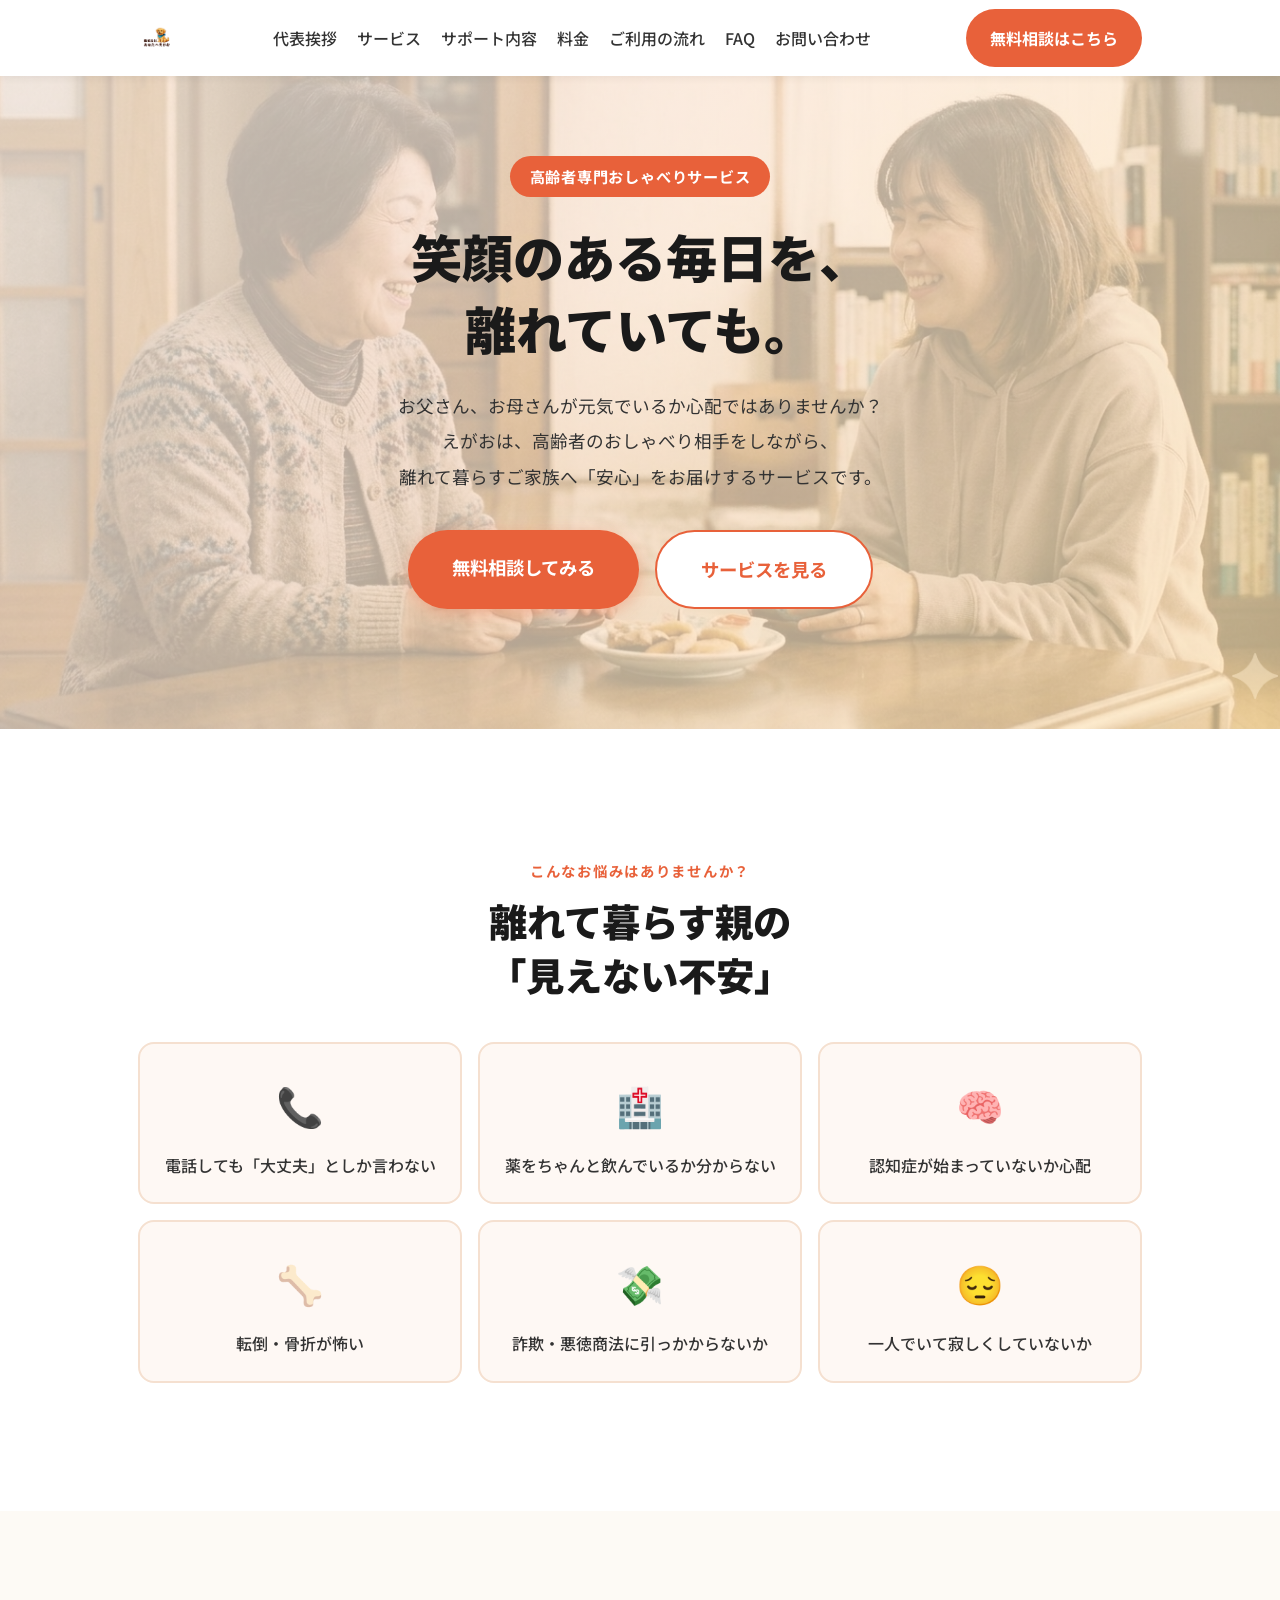
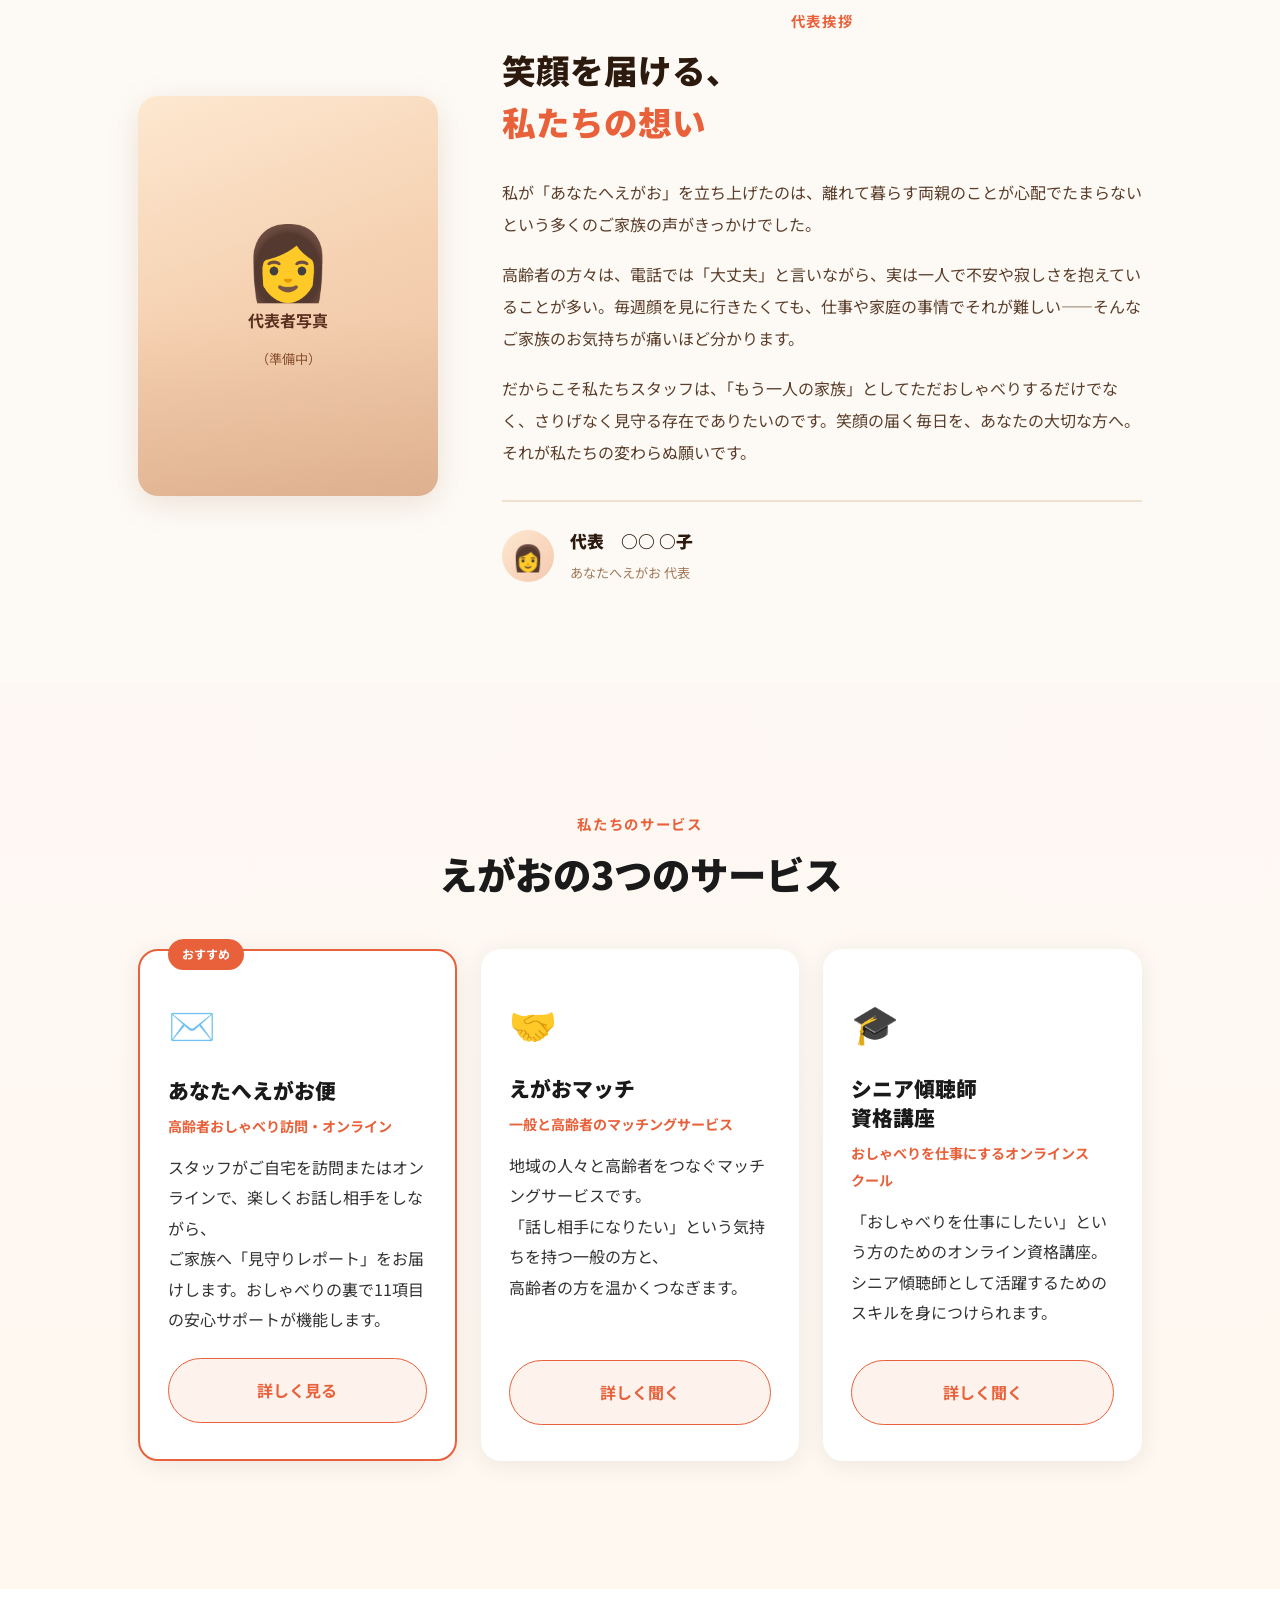
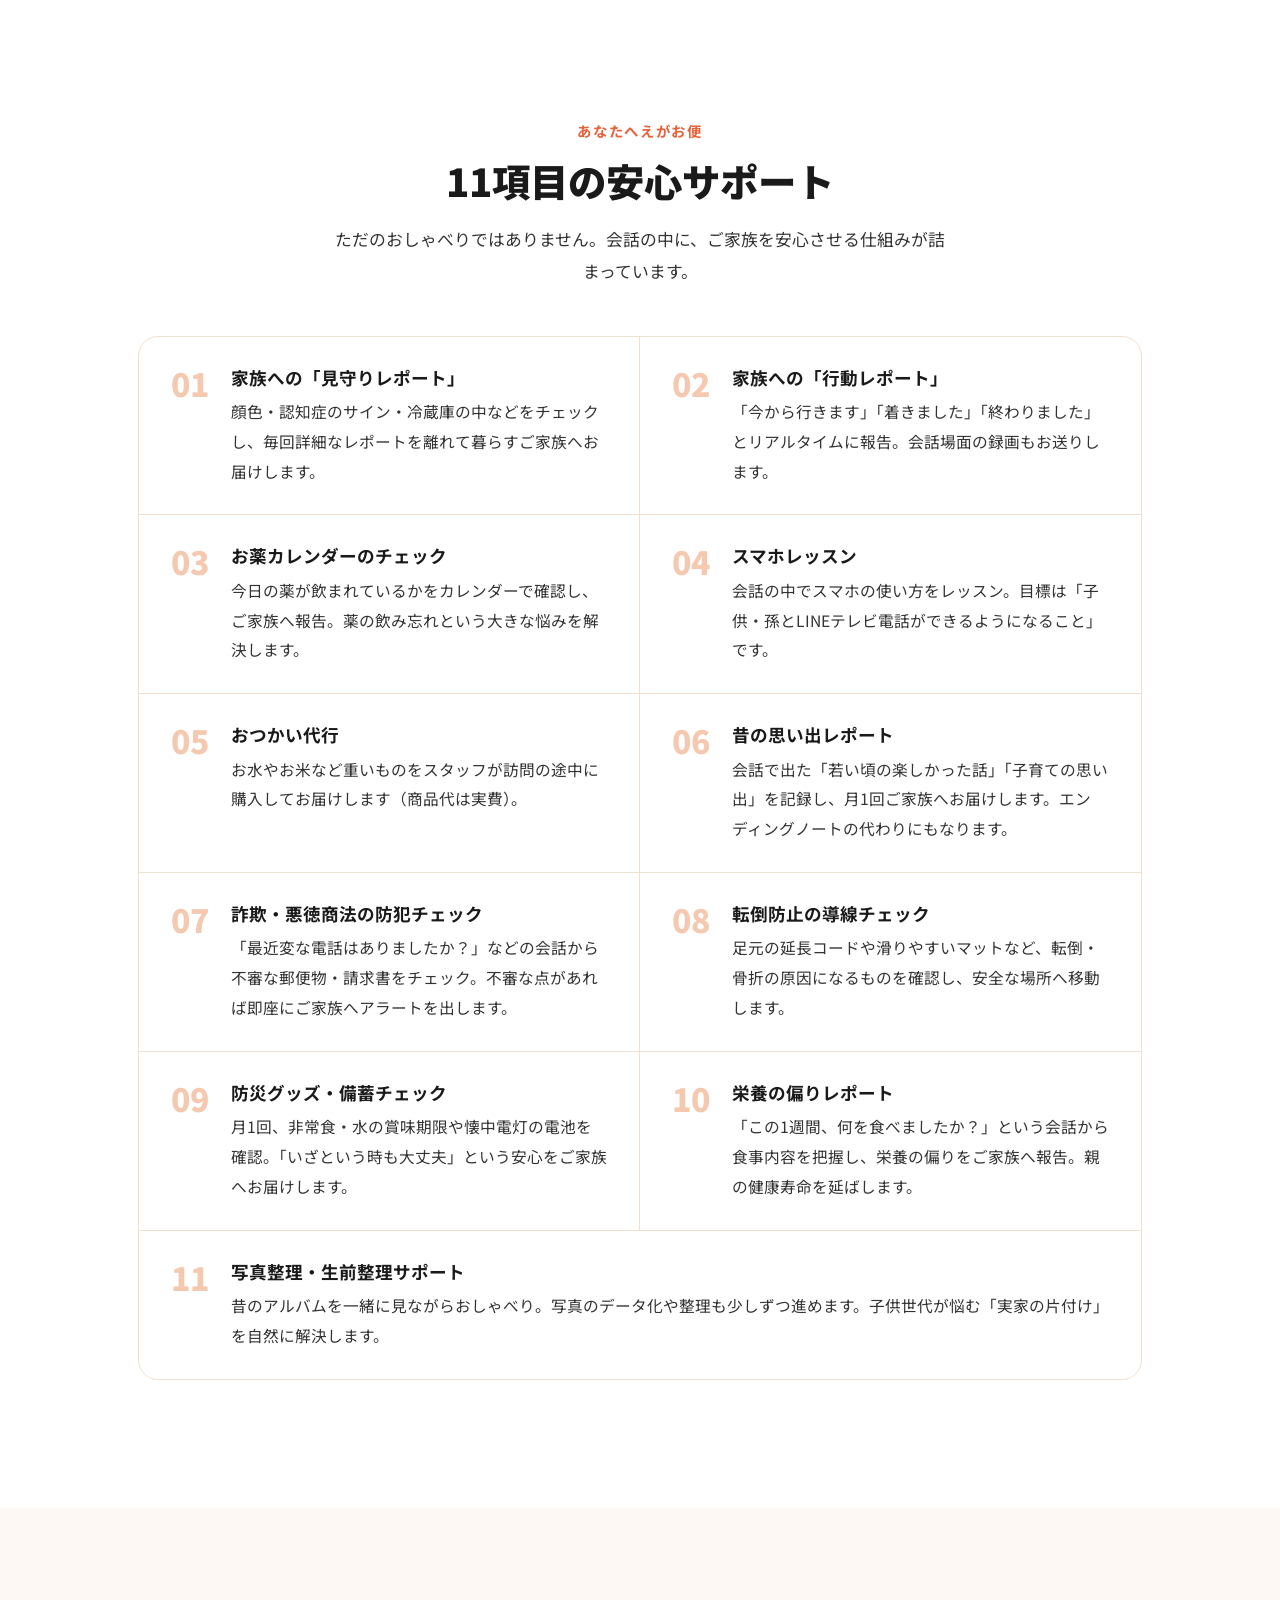
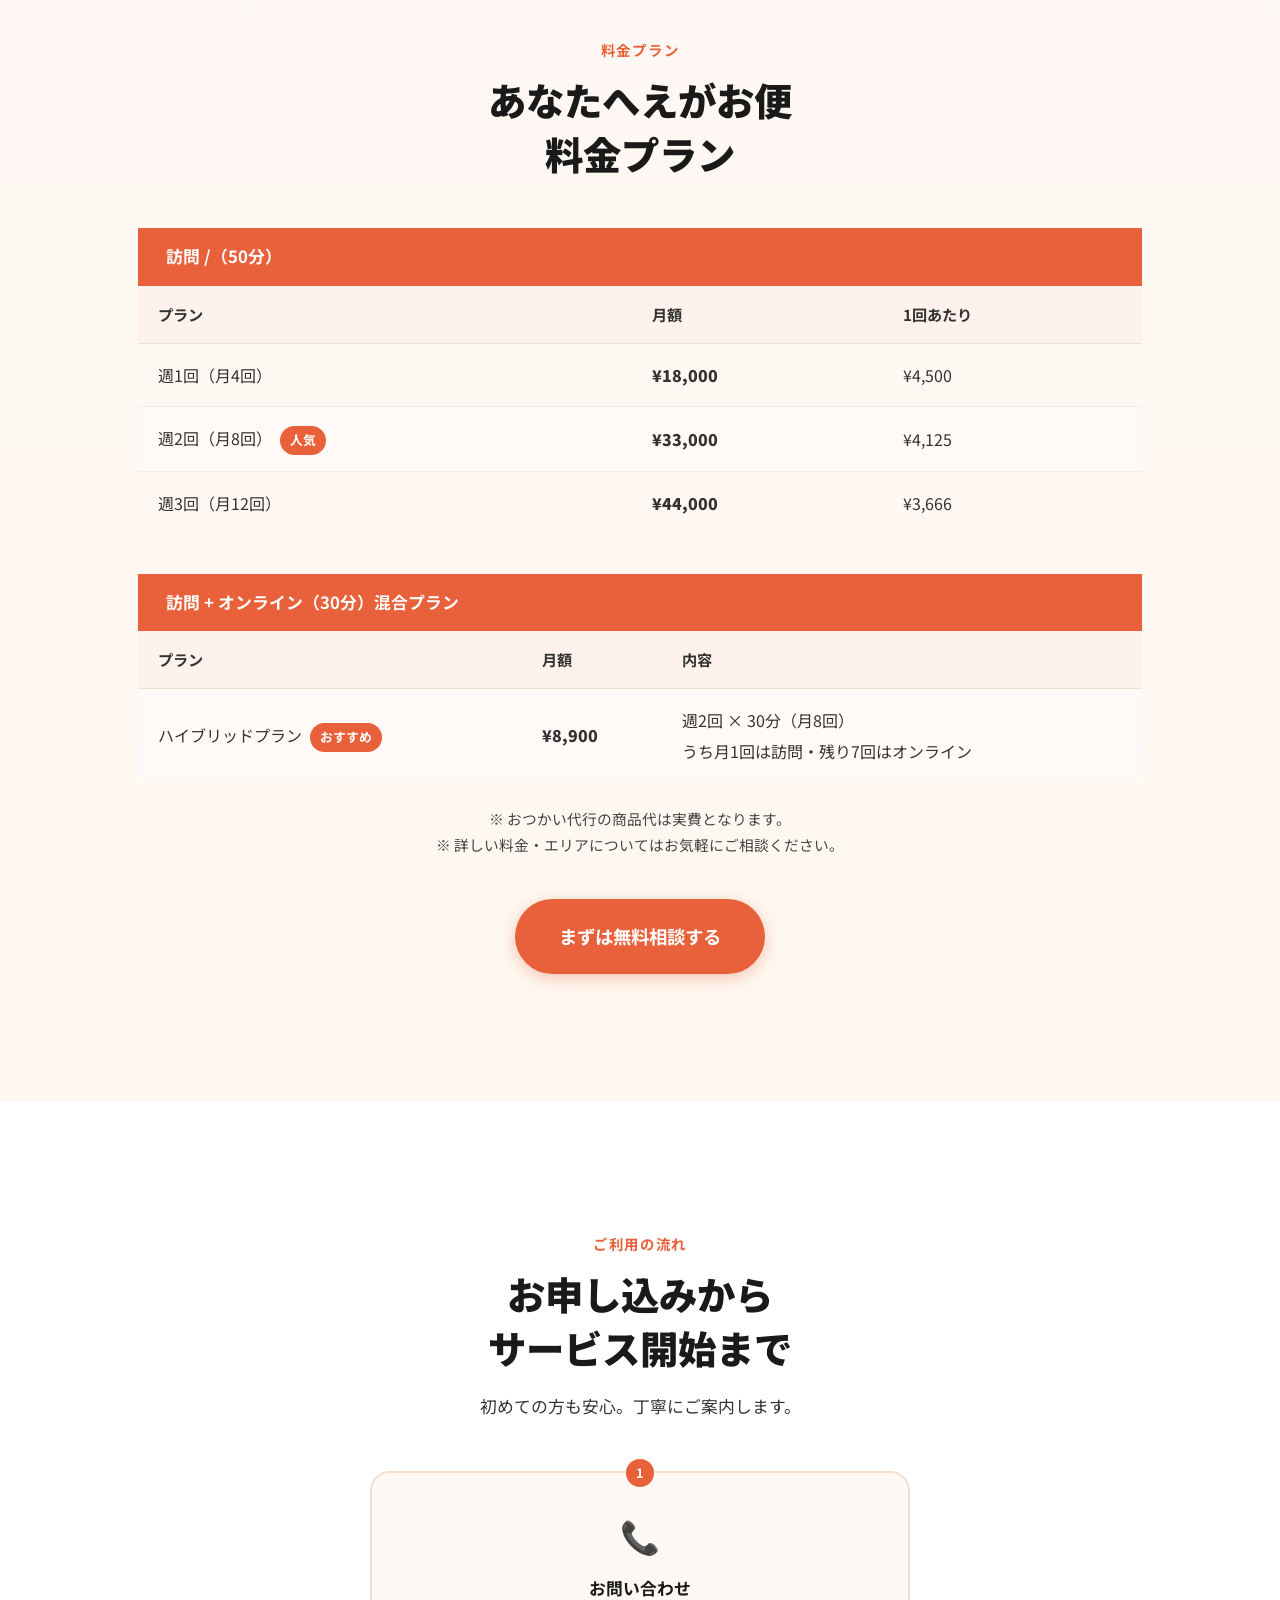
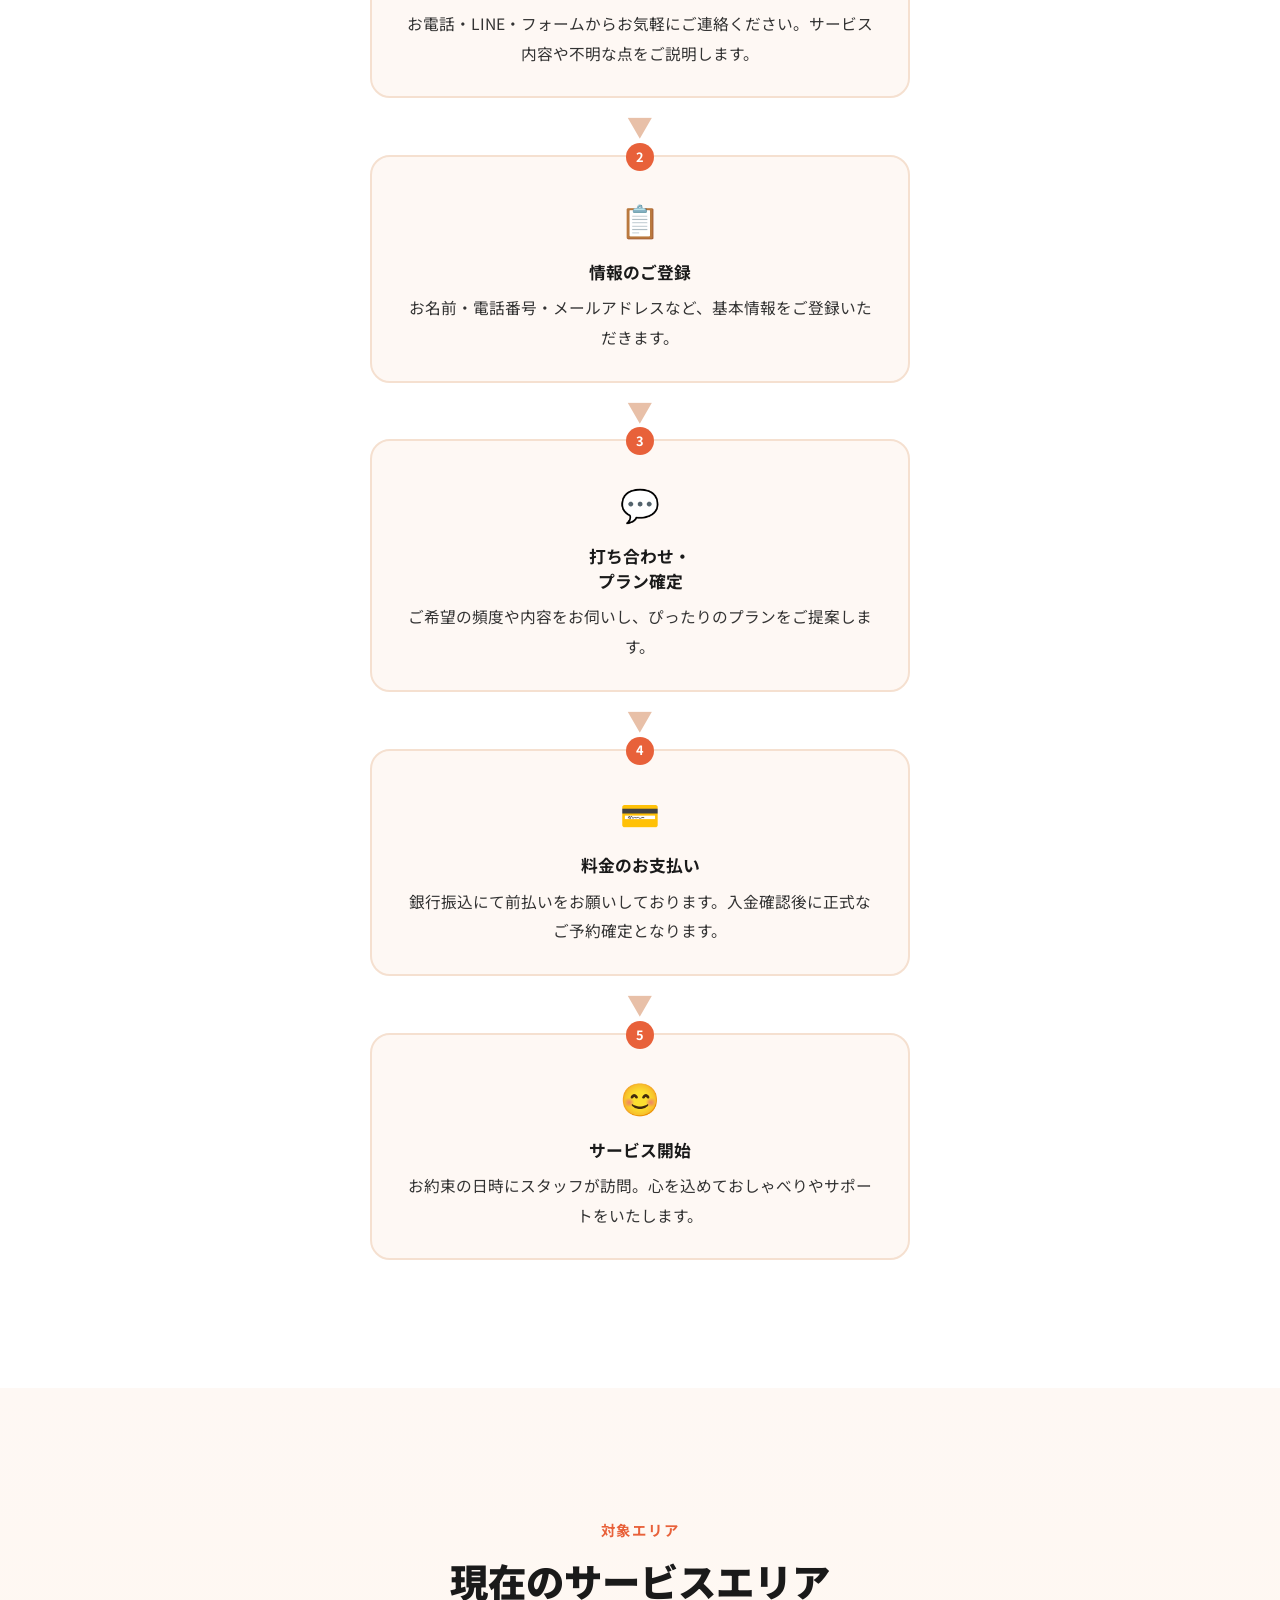
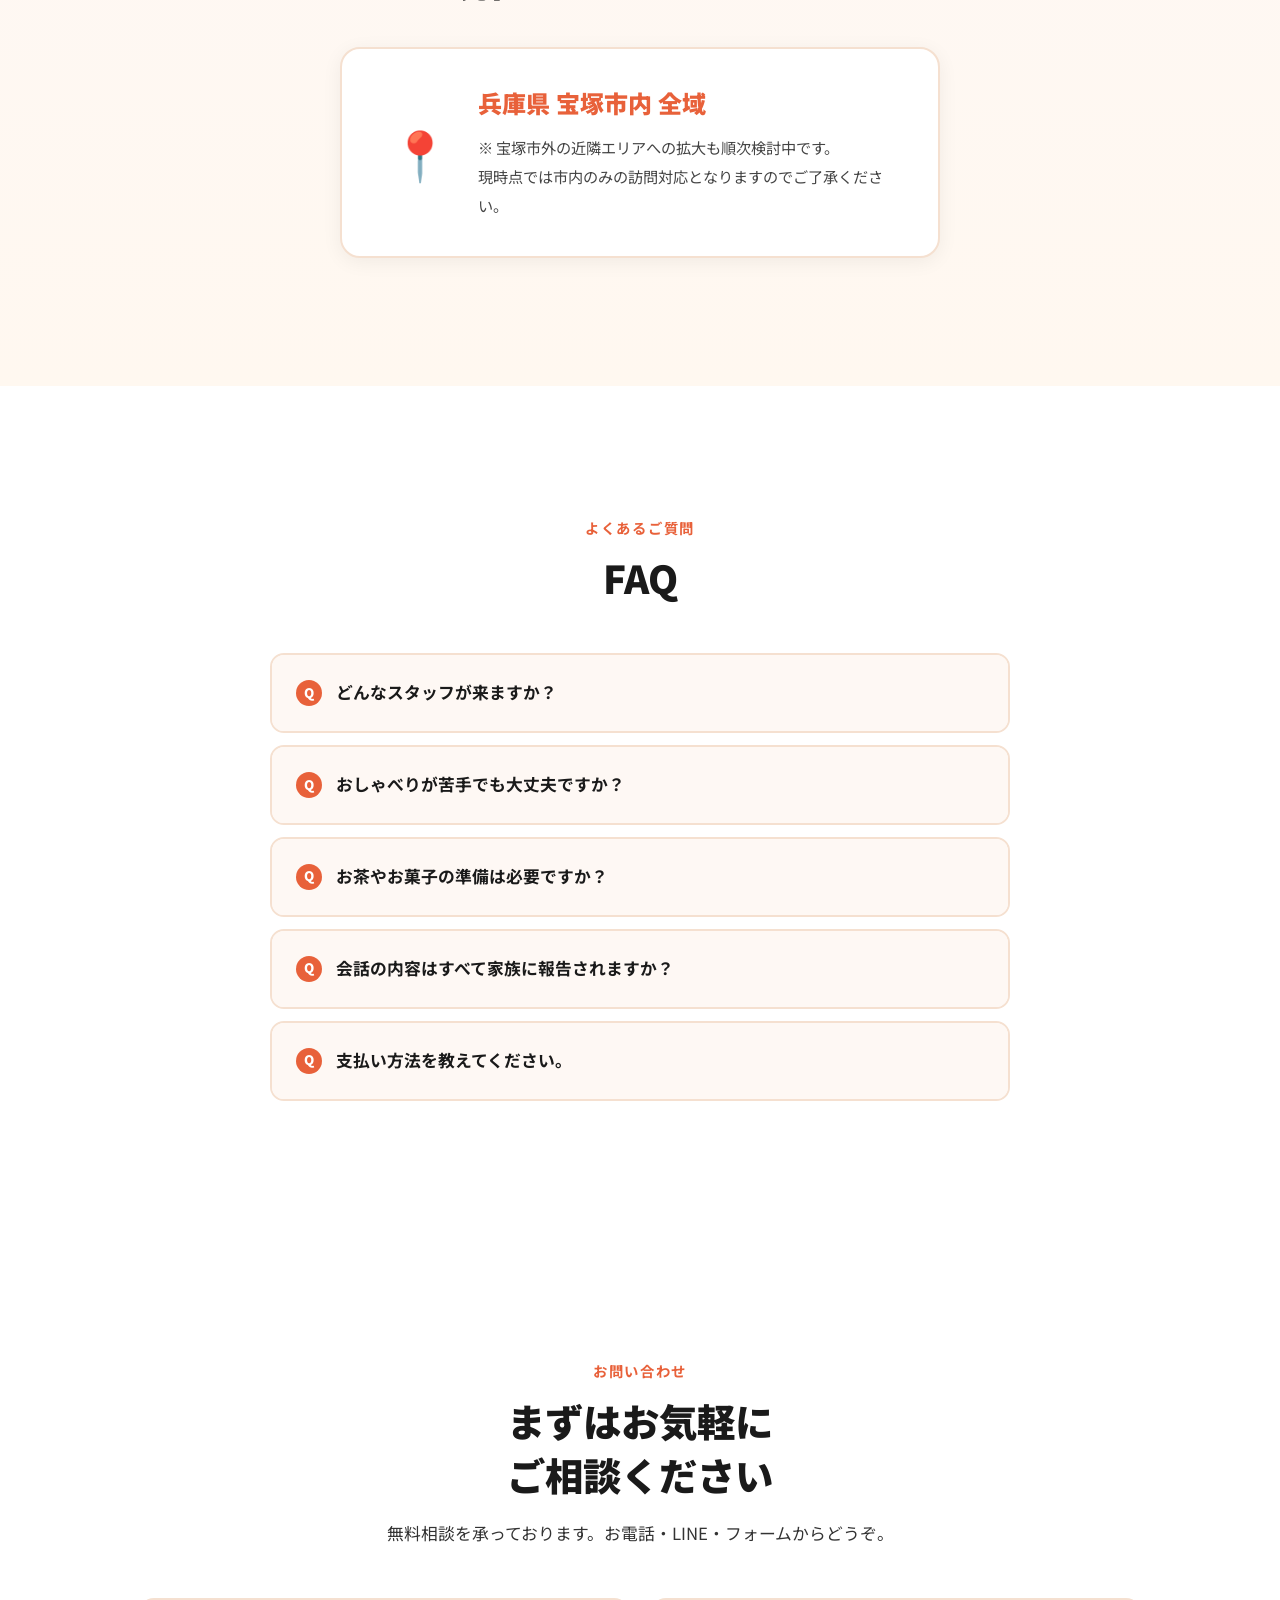
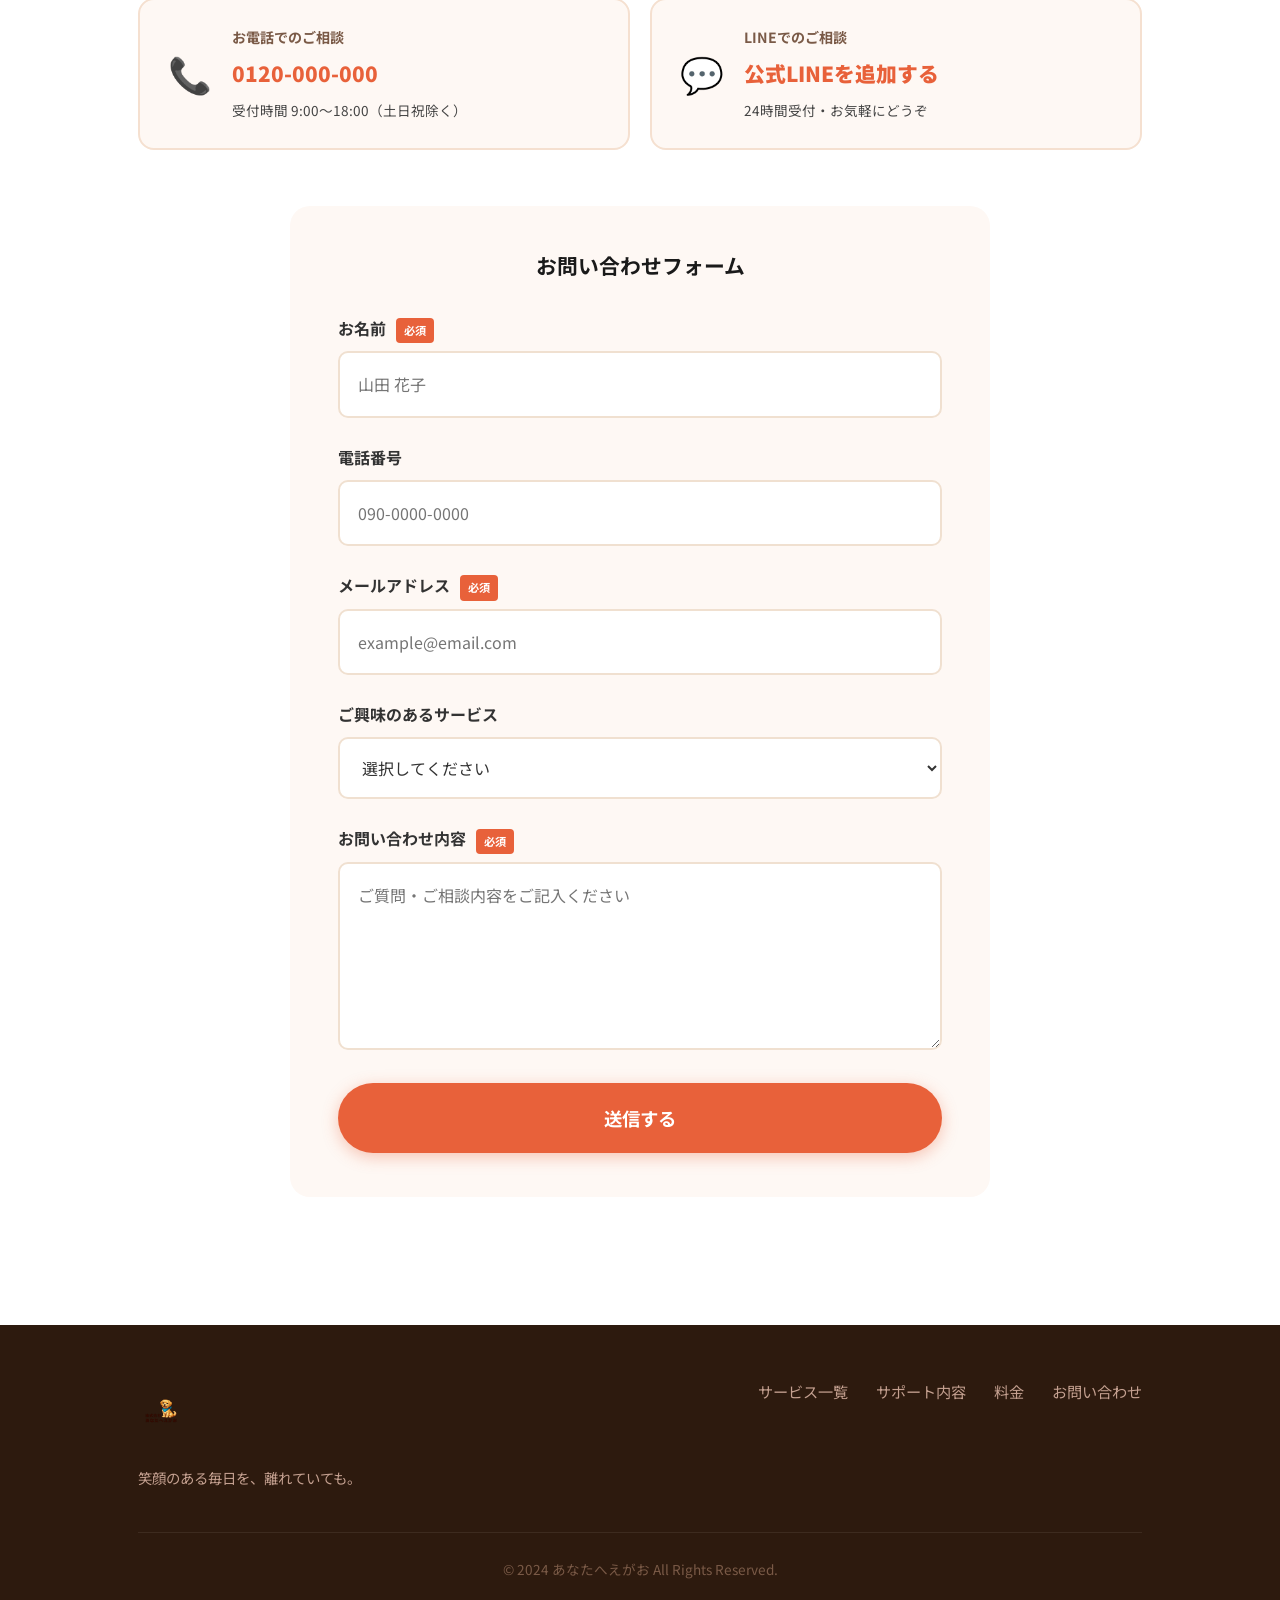
<file: index_v3.html>
<!DOCTYPE html>
<html lang="ja">
<head>
  <meta charset="UTF-8" />
  <meta name="viewport" content="width=device-width, initial-scale=1.0" />
  <title>あなたへえがお｜高齢者おしゃべりサービス</title>
  <link rel="stylesheet" href="style.css" />
  <link rel="stylesheet" href="style_v2.css" />
  <link rel="stylesheet" href="style_v3.css" />
  <link href="https://fonts.googleapis.com/css2?family=Noto+Sans+JP:wght@400;500;700;900&display=swap" rel="stylesheet" />
</head>
<body>

<!-- ヘッダー -->
<header class="header">
  <div class="header-inner">
    <div class="logo">
      <img src="logo.png" alt="あなたへえがお" class="logo-img" />
    </div>
    <nav class="nav">
      <a href="#about">代表挨拶</a>
      <a href="#services">サービス</a>
      <a href="#features">サポート内容</a>
      <a href="#price">料金</a>
      <a href="#flow">ご利用の流れ</a>
      <a href="#faq">FAQ</a>
      <a href="#contact">お問い合わせ</a>
    </nav>
    <a href="#contact" class="header-cta">無料相談はこちら</a>
    <button class="hamburger" id="hamburger" aria-label="メニュー">
      <span></span><span></span><span></span>
    </button>
  </div>
  <nav class="sp-nav" id="spNav">
    <a href="#about" onclick="closeMenu()">代表挨拶</a>
    <a href="#services" onclick="closeMenu()">サービス</a>
    <a href="#features" onclick="closeMenu()">サポート内容</a>
    <a href="#price" onclick="closeMenu()">料金</a>
    <a href="#contact" onclick="closeMenu()">お問い合わせ</a>
  </nav>
</header>

<!-- ヒーロー -->
<section class="hero">
  <!-- 背景スライドショー -->
  <div class="hero-slideshow">
    <div class="hero-slide active" style="background-image:url('photo1.png')"></div>
    <div class="hero-slide" style="background-image:url('photo2.png')"></div>
    <div class="hero-slide" style="background-image:url('photo3.png')"></div>
    <div class="hero-slide" style="background-image:url('photo4.png')"></div>
    <div class="hero-slide" style="background-image:url('photo5.png')"></div>
  </div>
  <!-- テキスト可読性のためのオーバーレイ -->
  <div class="hero-overlay"></div>
  <div class="hero-inner">
    <p class="hero-sub">高齢者専門おしゃべりサービス</p>
    <h1 class="hero-title">
      笑顔のある毎日を、<br />
      離れていても。
    </h1>
    <p class="hero-desc">
      お父さん、お母さんが元気でいるか<br class="sp-br" />心配ではありませんか？<br />
      えがおは、高齢者のおしゃべり相手をしながら、<br />
      離れて暮らすご家族へ<br class="sp-br" />「安心」をお届けするサービスです。
    </p>
    <div class="hero-btns">
      <a href="#contact" class="btn-primary">無料相談してみる</a>
      <a href="#services" class="btn-secondary">サービスを見る</a>
    </div>
  </div>
</section>

<!-- 課題提起 -->
<section class="problem">
  <div class="container">
    <p class="section-label">こんなお悩みはありませんか？</p>
    <h2 class="section-title">離れて暮らす親の<br />「見えない不安」</h2>
    <div class="problem-grid">
      <div class="problem-card">
        <span class="problem-icon">📞</span>
        <p>電話しても「大丈夫」としか言わない</p>
      </div>
      <div class="problem-card">
        <span class="problem-icon">🏥</span>
        <p>薬をちゃんと飲んでいるか分からない</p>
      </div>
      <div class="problem-card">
        <span class="problem-icon">🧠</span>
        <p>認知症が始まっていないか心配</p>
      </div>
      <div class="problem-card">
        <span class="problem-icon">🦴</span>
        <p>転倒・骨折が怖い</p>
      </div>
      <div class="problem-card">
        <span class="problem-icon">💸</span>
        <p>詐欺・悪徳商法に引っかからないか</p>
      </div>
      <div class="problem-card">
        <span class="problem-icon">😔</span>
        <p>一人でいて寂しくしていないか</p>
      </div>
    </div>
  </div>
</section>

<!-- 代表挨拶 -->
<section class="about" id="about">
  <div class="container">
    <div class="about-inner">

      <div class="about-photo-wrap">
        <div class="about-photo-dummy">
          <span class="photo-icon">👩</span>
          <p class="photo-name">代表者写真</p>
          <p class="photo-role">（準備中）</p>
        </div>
      </div>

      <div class="about-body">
        <p class="section-label">代表挨拶</p>
        <h2 class="about-title">笑顔を届ける、<br /><em>私たちの想い</em></h2>

        <p class="about-text">
          私が「あなたへえがお」を立ち上げたのは、<br class="sp-br" />離れて暮らす両親のことが心配でたまらないという<br class="sp-br" />多くのご家族の声がきっかけでした。
        </p>
        <p class="about-text">
          高齢者の方々は、電話では「大丈夫」と言いながら、<br class="sp-br" />実は一人で不安や寂しさを抱えていることが多い。<br class="sp-br" />毎週顔を見に行きたくても、<br class="sp-br" />仕事や家庭の事情でそれが難しい——<br class="sp-br" />そんなご家族のお気持ちが痛いほど分かります。
        </p>
        <p class="about-text">
          だからこそ私たちスタッフは、<br class="sp-br" />「もう一人の家族」として<br class="sp-br" />ただおしゃべりするだけでなく、<br class="sp-br" />さりげなく見守る存在でありたいのです。<br class="sp-br" />笑顔の届く毎日を、あなたの大切な方へ。<br class="sp-br" />それが私たちの変わらぬ願いです。
        </p>

        <div class="about-sign">
          <div class="about-sign-avatar">👩</div>
          <div class="about-sign-info">
            <p class="about-sign-name">代表　○○ ○子</p>
            <p class="about-sign-role">あなたへえがお 代表</p>
          </div>
        </div>
      </div>

    </div>
  </div>
</section>

<!-- サービス一覧 -->
<section class="services" id="services">
  <div class="container">
    <p class="section-label">私たちのサービス</p>
    <h2 class="section-title">えがおの3つのサービス</h2>
    <div class="service-cards">

      <div class="service-card featured">
        <div class="service-badge">おすすめ</div>
        <div class="service-icon">✉️</div>
        <h3>あなたへえがお便</h3>
        <p class="service-tag">高齢者おしゃべり訪問・オンライン</p>
        <p class="service-desc">
          スタッフがご自宅を訪問または<br class="sp-br" />オンラインで、楽しくお話し相手をしながら、<br />
          ご家族へ「見守りレポート」をお届けします。<br class="sp-br" />おしゃべりの裏で11項目の<br class="sp-br" />安心サポートが機能します。
        </p>
        <a href="#features" class="btn-service">詳しく見る</a>
      </div>

      <div class="service-card">
        <div class="service-icon">🤝</div>
        <h3>えがおマッチ</h3>
        <p class="service-tag">一般と高齢者のマッチングサービス</p>
        <p class="service-desc">
          地域の人々と高齢者をつなぐ<br class="sp-br" />マッチングサービスです。<br />
          「話し相手になりたい」という<br class="sp-br" />気持ちを持つ一般の方と、<br />
          高齢者の方を温かくつなぎます。
        </p>
        <a href="#contact" class="btn-service">詳しく聞く</a>
      </div>

      <div class="service-card">
        <div class="service-icon">🎓</div>
        <h3>シニア傾聴師<br />資格講座</h3>
        <p class="service-tag">おしゃべりを仕事にするオンラインスクール</p>
        <p class="service-desc">
          「おしゃべりを仕事にしたい」という<br class="sp-br" />方のためのオンライン資格講座。<br />
          シニア傾聴師として活躍するための<br class="sp-br" />スキルを身につけられます。
        </p>
        <a href="#contact" class="btn-service">詳しく聞く</a>
      </div>

    </div>
  </div>
</section>

<!-- サポート内容（あなたへえがお便） -->
<section class="features" id="features">
  <div class="container">
    <p class="section-label">あなたへえがお便</p>
    <h2 class="section-title">11項目の安心サポート</h2>
    <p class="section-desc">ただのおしゃべりではありません。<br class="sp-br" />会話の中に、ご家族を安心させる<br class="sp-br" />仕組みが詰まっています。</p>

    <div class="features-grid">

      <div class="feature-item">
        <div class="feature-num">01</div>
        <div class="feature-body">
          <h4>家族への「見守りレポート」</h4>
          <p>顔色・認知症のサイン・冷蔵庫の中などを<br class="sp-br" />チェックし、毎回詳細なレポートを<br class="sp-br" />離れて暮らすご家族へお届けします。</p>
        </div>
      </div>

      <div class="feature-item">
        <div class="feature-num">02</div>
        <div class="feature-body">
          <h4>家族への「行動レポート」</h4>
          <p>「今から行きます」「着きました」<br class="sp-br" />「終わりました」とリアルタイムに報告。<br class="sp-br" />会話場面の録画もお送りします。</p>
        </div>
      </div>

      <div class="feature-item">
        <div class="feature-num">03</div>
        <div class="feature-body">
          <h4>お薬カレンダーのチェック</h4>
          <p>今日の薬が飲まれているかを<br class="sp-br" />カレンダーで確認し、ご家族へ報告。<br class="sp-br" />薬の飲み忘れという大きな悩みを解決します。</p>
        </div>
      </div>

      <div class="feature-item">
        <div class="feature-num">04</div>
        <div class="feature-body">
          <h4>スマホレッスン</h4>
          <p>会話の中でスマホの使い方をレッスン。<br class="sp-br" />目標は「子供・孫とLINEテレビ電話が<br class="sp-br" />できるようになること」です。</p>
        </div>
      </div>

      <div class="feature-item">
        <div class="feature-num">05</div>
        <div class="feature-body">
          <h4>おつかい代行</h4>
          <p>お水やお米など重いものを<br class="sp-br" />スタッフが訪問の途中に購入して<br class="sp-br" />お届けします（商品代は実費）。</p>
        </div>
      </div>

      <div class="feature-item">
        <div class="feature-num">06</div>
        <div class="feature-body">
          <h4>昔の思い出レポート</h4>
          <p>会話で出た「若い頃の楽しかった話」<br class="sp-br" />「子育ての思い出」を記録し、<br class="sp-br" />月1回ご家族へお届けします。<br class="sp-br" />エンディングノートの代わりにもなります。</p>
        </div>
      </div>

      <div class="feature-item">
        <div class="feature-num">07</div>
        <div class="feature-body">
          <h4>詐欺・悪徳商法の防犯チェック</h4>
          <p>「最近変な電話はありましたか？」などの<br class="sp-br" />会話から不審な郵便物・請求書をチェック。<br class="sp-br" />不審な点があれば即座に<br class="sp-br" />ご家族へアラートを出します。</p>
        </div>
      </div>

      <div class="feature-item">
        <div class="feature-num">08</div>
        <div class="feature-body">
          <h4>転倒防止の導線チェック</h4>
          <p>足元の延長コードや滑りやすいマットなど、<br class="sp-br" />転倒・骨折の原因になるものを確認し、<br class="sp-br" />安全な場所へ移動します。</p>
        </div>
      </div>

      <div class="feature-item">
        <div class="feature-num">09</div>
        <div class="feature-body">
          <h4>防災グッズ・備蓄チェック</h4>
          <p>月1回、非常食・水の賞味期限や<br class="sp-br" />懐中電灯の電池を確認。<br class="sp-br" />「いざという時も大丈夫」という<br class="sp-br" />安心をご家族へお届けします。</p>
        </div>
      </div>

      <div class="feature-item">
        <div class="feature-num">10</div>
        <div class="feature-body">
          <h4>栄養の偏りレポート</h4>
          <p>「この1週間、何を食べましたか？」という<br class="sp-br" />会話から食事内容を把握し、<br class="sp-br" />栄養の偏りをご家族へ報告。<br class="sp-br" />親の健康寿命を延ばします。</p>
        </div>
      </div>

      <div class="feature-item">
        <div class="feature-num">11</div>
        <div class="feature-body">
          <h4>写真整理・生前整理サポート</h4>
          <p>昔のアルバムを一緒に見ながらおしゃべり。<br class="sp-br" />写真のデータ化や整理も少しずつ進めます。<br class="sp-br" />子供世代が悩む「実家の片付け」を<br class="sp-br" />自然に解決します。</p>
        </div>
      </div>

    </div>
  </div>
</section>

<!-- 料金 -->
<section class="price" id="price">
  <div class="container">
    <p class="section-label">料金プラン</p>
    <h2 class="section-title">あなたへえがお便<br />料金プラン</h2>

    <div class="price-tables">

      <div class="price-block">
        <h3 class="price-block-title">訪問 /（50分）</h3>
        <table class="price-table">
          <thead>
            <tr>
              <th>プラン</th>
              <th>月額</th>
              <th>1回あたり</th>
            </tr>
          </thead>
          <tbody>
            <tr>
              <td data-label="プラン">週1回（月4回）</td>
              <td class="price-amount" data-label="月額">¥18,000</td>
              <td data-label="1回あたり">¥4,500</td>
            </tr>
            <tr class="price-popular">
              <td data-label="プラン">週2回（月8回）<span class="popular-badge">人気</span></td>
              <td class="price-amount" data-label="月額">¥33,000</td>
              <td data-label="1回あたり">¥4,125</td>
            </tr>
            <tr>
              <td data-label="プラン">週3回（月12回）</td>
              <td class="price-amount" data-label="月額">¥44,000</td>
              <td data-label="1回あたり">¥3,666</td>
            </tr>
          </tbody>
        </table>
      </div>

      <div class="price-block">
        <h3 class="price-block-title">訪問 + オンライン（30分）混合プラン</h3>
        <table class="price-table">
          <thead>
            <tr>
              <th>プラン</th>
              <th>月額</th>
              <th>内容</th>
            </tr>
          </thead>
          <tbody>
            <tr class="price-popular">
              <td data-label="プラン">ハイブリッドプラン<span class="popular-badge">おすすめ</span></td>
              <td class="price-amount" data-label="月額">¥8,900</td>
              <td data-label="内容">週2回 × 30分（月8回）<br />うち月1回は訪問・残り7回はオンライン</td>
            </tr>
          </tbody>
        </table>
      </div>

    </div>

    <p class="price-note">※ おつかい代行の商品代は実費となります。<br />※ 詳しい料金・エリアについてはお気軽にご相談ください。</p>

    <div class="price-cta">
      <a href="#contact" class="btn-primary">まずは無料相談する</a>
    </div>
  </div>
</section>

<!-- ご利用の流れ -->
<section class="flow" id="flow">
  <div class="container">
    <p class="section-label">ご利用の流れ</p>
    <h2 class="section-title">お申し込みから<br />サービス開始まで</h2>
    <p class="section-desc">初めての方も安心。丁寧にご案内します。</p>
    <div class="flow-steps">

      <div class="flow-step">
        <div class="flow-num">1</div>
        <div class="flow-icon">📞</div>
        <h4>お問い合わせ</h4>
        <p>お電話・LINE・フォームから<br class="sp-br" />お気軽にご連絡ください。<br class="sp-br" />サービス内容や不明な点をご説明します。</p>
      </div>

      <div class="flow-arrow">▼</div>

      <div class="flow-step">
        <div class="flow-num">2</div>
        <div class="flow-icon">📋</div>
        <h4>情報のご登録</h4>
        <p>お名前・電話番号・メールアドレスなど、<br class="sp-br" />基本情報をご登録いただきます。</p>
      </div>

      <div class="flow-arrow">▼</div>

      <div class="flow-step">
        <div class="flow-num">3</div>
        <div class="flow-icon">💬</div>
        <h4>打ち合わせ・<br />プラン確定</h4>
        <p>ご希望の頻度や内容をお伺いし、ぴったりのプランをご提案します。</p>
      </div>

      <div class="flow-arrow">▼</div>

      <div class="flow-step">
        <div class="flow-num">4</div>
        <div class="flow-icon">💳</div>
        <h4>料金のお支払い</h4>
        <p>銀行振込にて前払いを<br class="sp-br" />お願いしております。<br class="sp-br" />入金確認後に正式なご予約確定となります。</p>
      </div>

      <div class="flow-arrow">▼</div>

      <div class="flow-step">
        <div class="flow-num">5</div>
        <div class="flow-icon">😊</div>
        <h4>サービス開始</h4>
        <p>お約束の日時にスタッフが訪問。<br class="sp-br" />心を込めておしゃべりや<br class="sp-br" />サポートをいたします。</p>
      </div>

    </div>
  </div>
</section>

<!-- 対象エリア -->
<section class="area" id="area">
  <div class="container">
    <p class="section-label">対象エリア</p>
    <h2 class="section-title">現在のサービスエリア</h2>
    <div class="area-box">
      <div class="area-icon">📍</div>
      <div class="area-body">
        <h3 class="area-name">兵庫県 宝塚市内 全域</h3>
        <p class="area-note">※ 宝塚市外の近隣エリアへの拡大も順次検討中です。<br />現時点では市内のみの訪問対応となりますのでご了承ください。</p>
      </div>
    </div>
  </div>
</section>

<!-- よくあるご質問 -->
<section class="faq" id="faq">
  <div class="container">
    <p class="section-label">よくあるご質問</p>
    <h2 class="section-title">FAQ</h2>
    <div class="faq-list">

      <details class="faq-item">
        <summary class="faq-q">どんなスタッフが来ますか？</summary>
        <p class="faq-a">当社の研修を受けた、傾聴スキルを持つ<br class="sp-br" />スタッフが伺います。プライバシーを厳守し、<br class="sp-br" />安心してお話しいただけるよう<br class="sp-br" />誠実に対応いたします。</p>
      </details>

      <details class="faq-item">
        <summary class="faq-q">おしゃべりが苦手でも大丈夫ですか？</summary>
        <p class="faq-a">もちろん大丈夫です。<br class="sp-br" />スタッフがお客様のペースに合わせて<br class="sp-br" />お話を引き出しますので、<br class="sp-br" />無理に話す必要はありません。<br class="sp-br" />ふと思い出したことなど、<br class="sp-br" />なんでも自由にお話しください。</p>
      </details>

      <details class="faq-item">
        <summary class="faq-q">お茶やお菓子の準備は必要ですか？</summary>
        <p class="faq-a">一切不要です。お気遣いなく、リラックスした状態でお待ちください。</p>
      </details>

      <details class="faq-item">
        <summary class="faq-q">会話の内容はすべて家族に報告されますか？</summary>
        <p class="faq-a">ご家族へは「お元気に過ごされていたか」<br class="sp-br" />「健康状態に変化はないか」といった<br class="sp-br" />見守り内容を報告します。<br class="sp-br" />会話の内容は尊厳を守るため<br class="sp-br" />プライバシーに十分配慮いたします。</p>
      </details>

      <details class="faq-item">
        <summary class="faq-q">支払い方法を教えてください。</summary>
        <p class="faq-a">銀行振込による前払い方式を<br class="sp-br" />採用しております。<br class="sp-br" />詳細はお申し込み時にご案内いたします。</p>
      </details>

    </div>
  </div>
</section>

<!-- お問い合わせ -->
<section class="contact" id="contact">
  <div class="container">
    <p class="section-label">お問い合わせ</p>
    <h2 class="section-title">まずはお気軽に<br />ご相談ください</h2>
    <p class="section-desc">無料相談を承っております。お電話・LINE・フォームからどうぞ。</p>

    <div class="contact-options">
      <a href="tel:0120-000-000" class="contact-card contact-tel">
        <span class="contact-icon">📞</span>
        <div>
          <p class="contact-label">お電話でのご相談</p>
          <p class="contact-info">0120-000-000</p>
          <p class="contact-hours">受付時間 9:00〜18:00（土日祝除く）</p>
        </div>
      </a>
      <a href="https://lin.ee/XXXXXXX" target="_blank" rel="noopener" class="contact-card contact-line">
        <span class="contact-icon">💬</span>
        <div>
          <p class="contact-label">LINEでのご相談</p>
          <p class="contact-info">公式LINEを追加する</p>
          <p class="contact-hours">24時間受付・お気軽にどうぞ</p>
        </div>
      </a>
    </div>

    <form class="contact-form" id="contactForm">
      <h3 class="form-title">お問い合わせフォーム</h3>
      <div class="form-row">
        <label for="name">お名前 <span class="required">必須</span></label>
        <input type="text" id="name" name="name" placeholder="山田 花子" required />
      </div>
      <div class="form-row">
        <label for="phone">電話番号</label>
        <input type="tel" id="phone" name="phone" placeholder="090-0000-0000" />
      </div>
      <div class="form-row">
        <label for="email">メールアドレス <span class="required">必須</span></label>
        <input type="email" id="email" name="email" placeholder="example@email.com" required />
      </div>
      <div class="form-row">
        <label for="service">ご興味のあるサービス</label>
        <select id="service" name="service">
          <option value="">選択してください</option>
          <option value="egaobinn">あなたへえがお便</option>
          <option value="match">えがおマッチ</option>
          <option value="school">シニア傾聴師 資格講座</option>
          <option value="other">その他・分からない</option>
        </select>
      </div>
      <div class="form-row">
        <label for="message">お問い合わせ内容 <span class="required">必須</span></label>
        <textarea id="message" name="message" rows="5" placeholder="ご質問・ご相談内容をご記入ください" required></textarea>
      </div>
      <button type="submit" class="btn-submit">送信する</button>
    </form>
  </div>
</section>

<!-- フッター -->
<footer class="footer">
  <div class="container">
    <div class="footer-inner">
      <div class="footer-brand">
        <img src="logo.png" alt="あなたへえがお" class="logo-img footer-logo-img" />
        <p class="footer-tagline">笑顔のある毎日を、離れていても。</p>
      </div>
      <div class="footer-links">
        <a href="#services">サービス一覧</a>
        <a href="#features">サポート内容</a>
        <a href="#price">料金</a>
        <a href="#contact">お問い合わせ</a>
      </div>
    </div>
    <p class="footer-copy">&copy; 2024 あなたへえがお All Rights Reserved.</p>
  </div>
</footer>

<script>
  const hamburger = document.getElementById('hamburger');
  const spNav = document.getElementById('spNav');
  hamburger.addEventListener('click', () => {
    spNav.classList.toggle('open');
    hamburger.classList.toggle('active');
  });
  function closeMenu() {
    spNav.classList.remove('open');
    hamburger.classList.remove('active');
  }

  // ヒーロー背景スライドショー（ふわっとフェード）
  const slides = document.querySelectorAll('.hero-slide');
  let current = 0;
  setInterval(() => {
    slides[current].classList.remove('active');
    current = (current + 1) % slides.length;
    slides[current].classList.add('active');
  }, 5000);

  // スムーススクロール
  document.querySelectorAll('a[href^="#"]').forEach(anchor => {
    anchor.addEventListener('click', function(e) {
      const target = document.querySelector(this.getAttribute('href'));
      if (target) {
        e.preventDefault();
        target.scrollIntoView({ behavior: 'smooth', block: 'start' });
      }
    });
  });
</script>

</body>
</html>
</file>
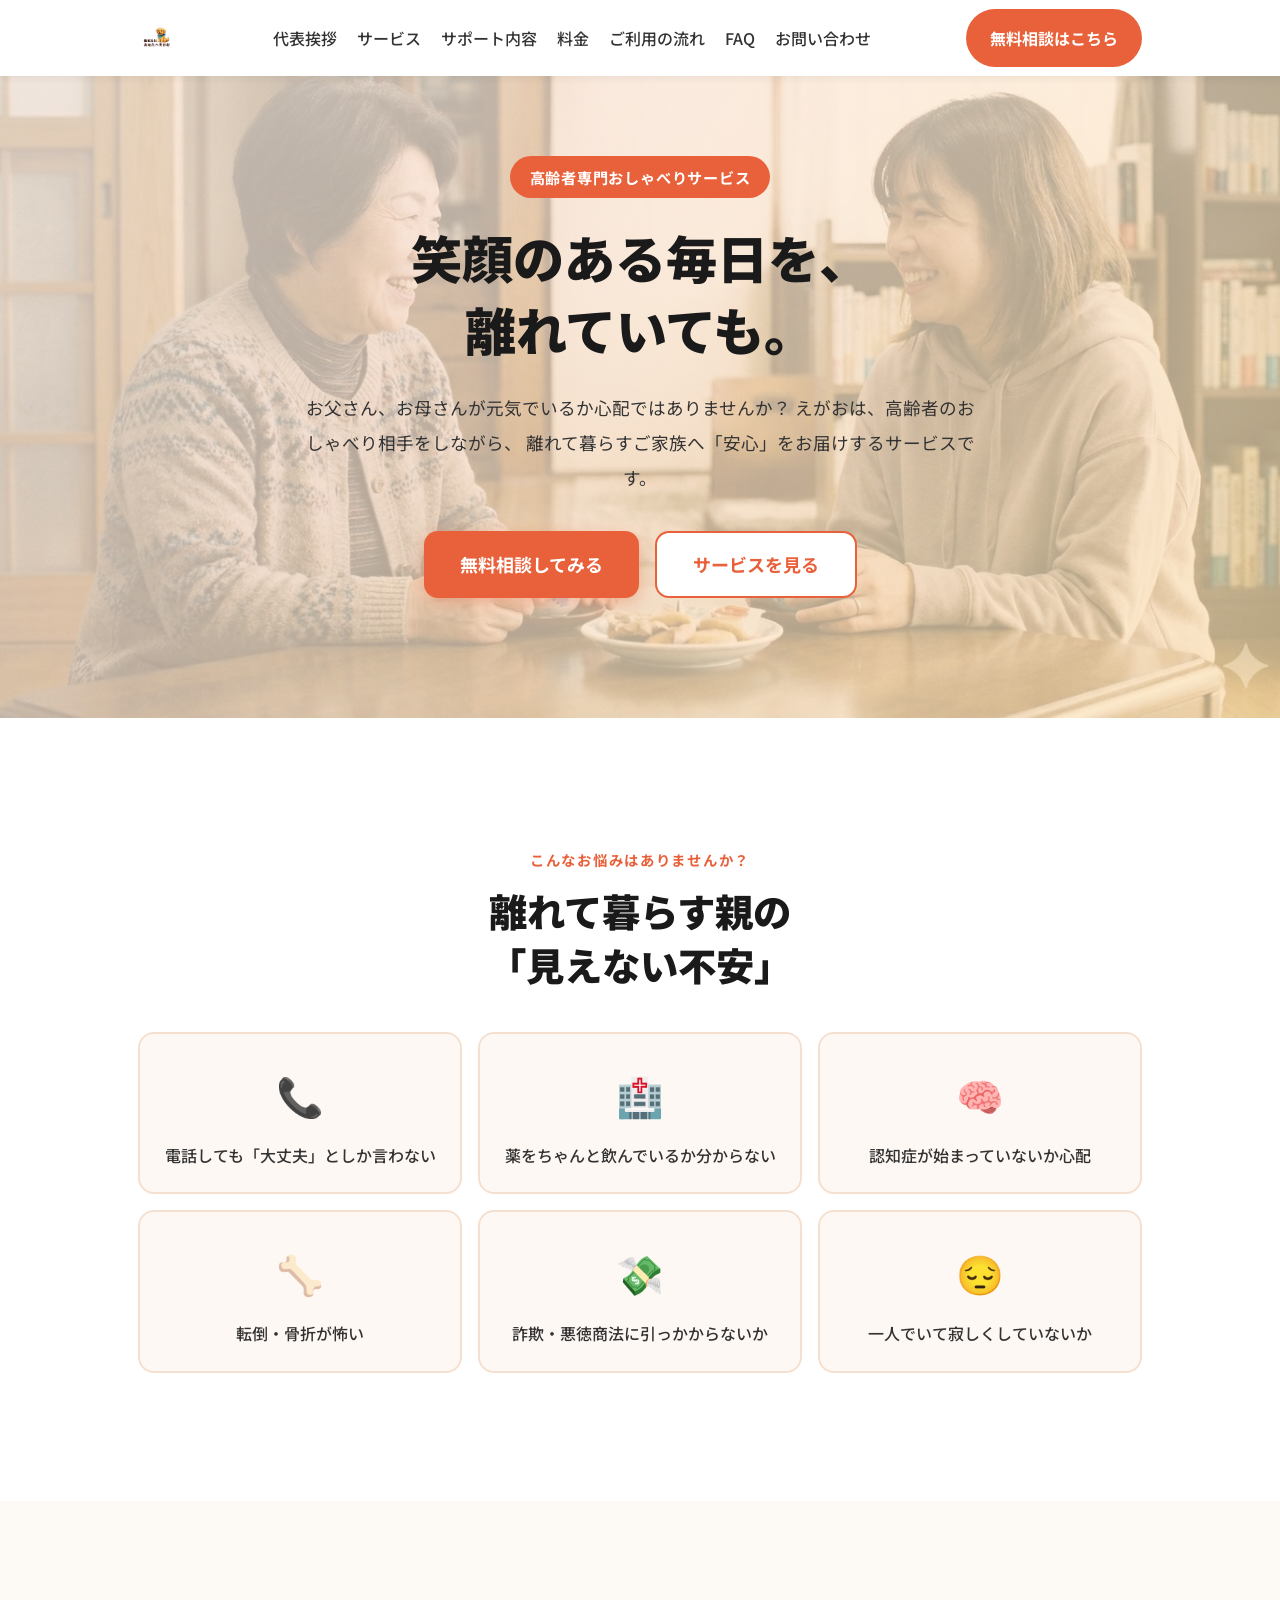
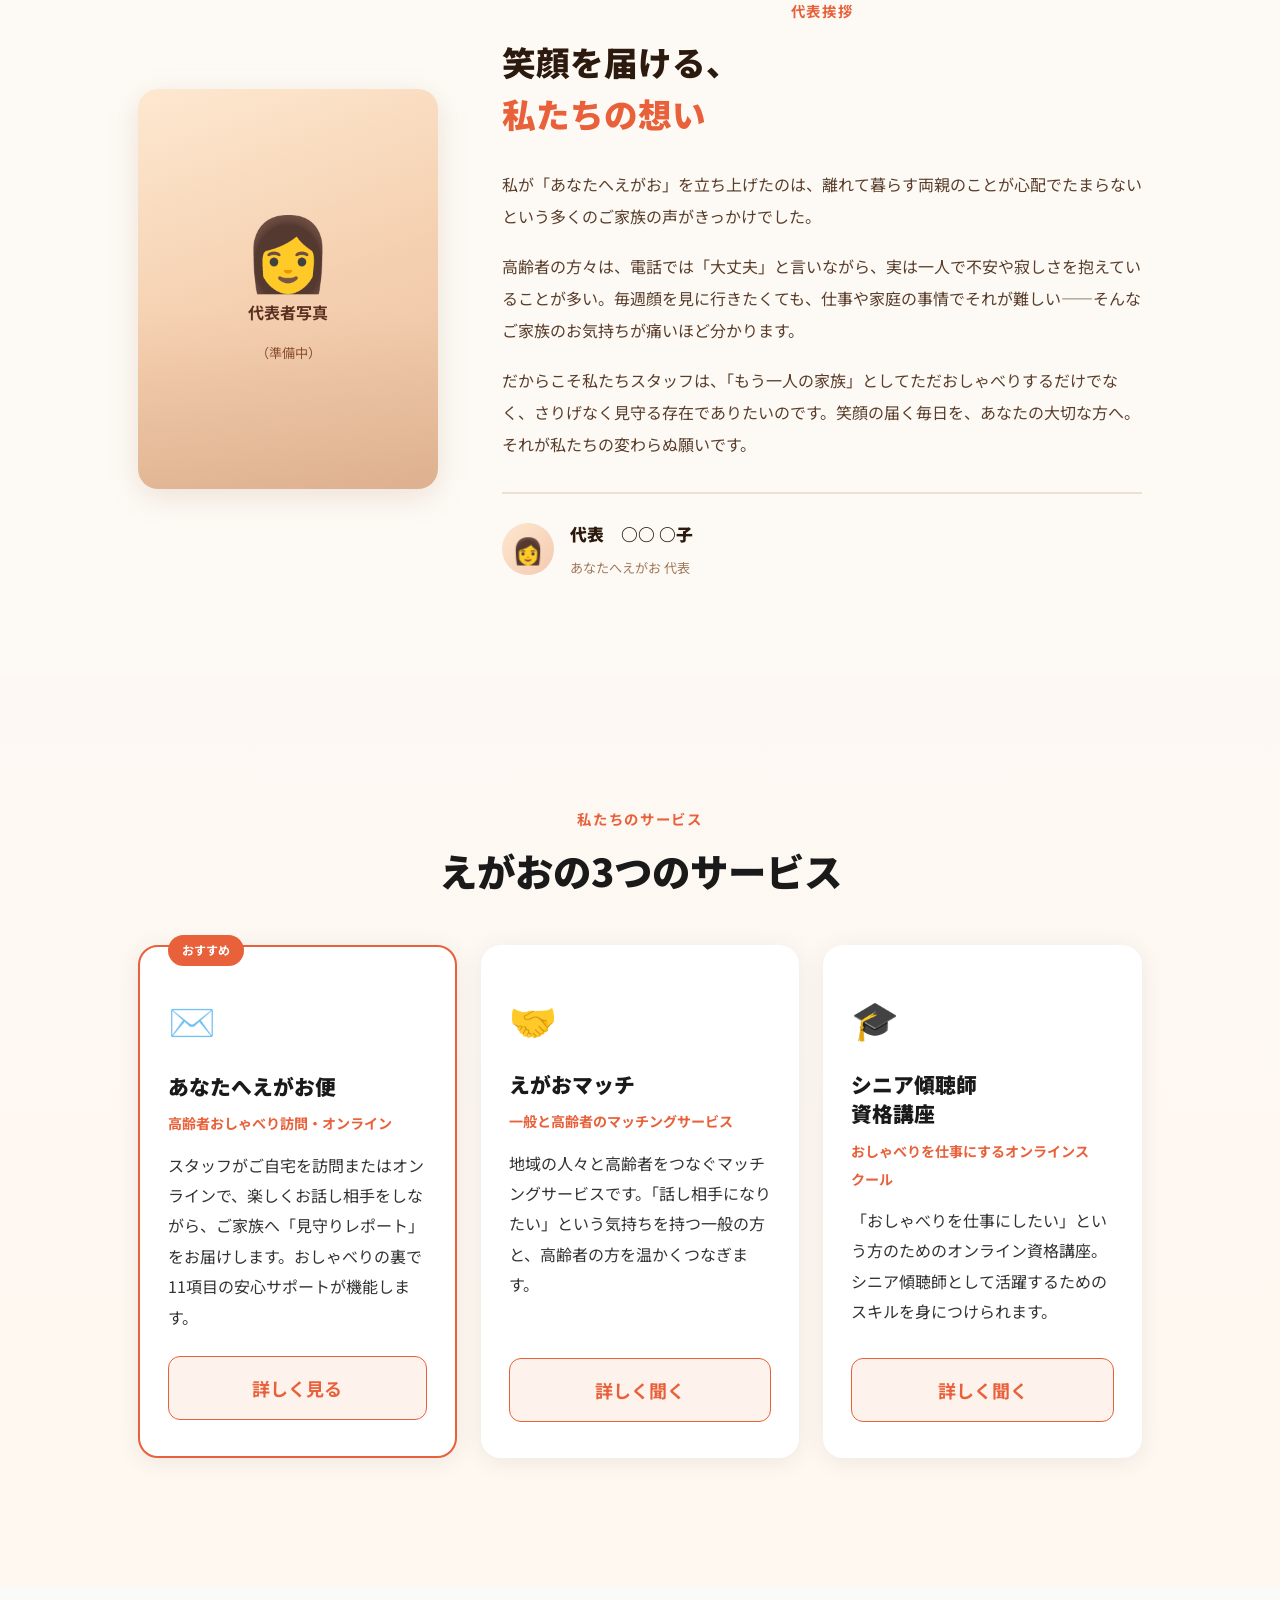
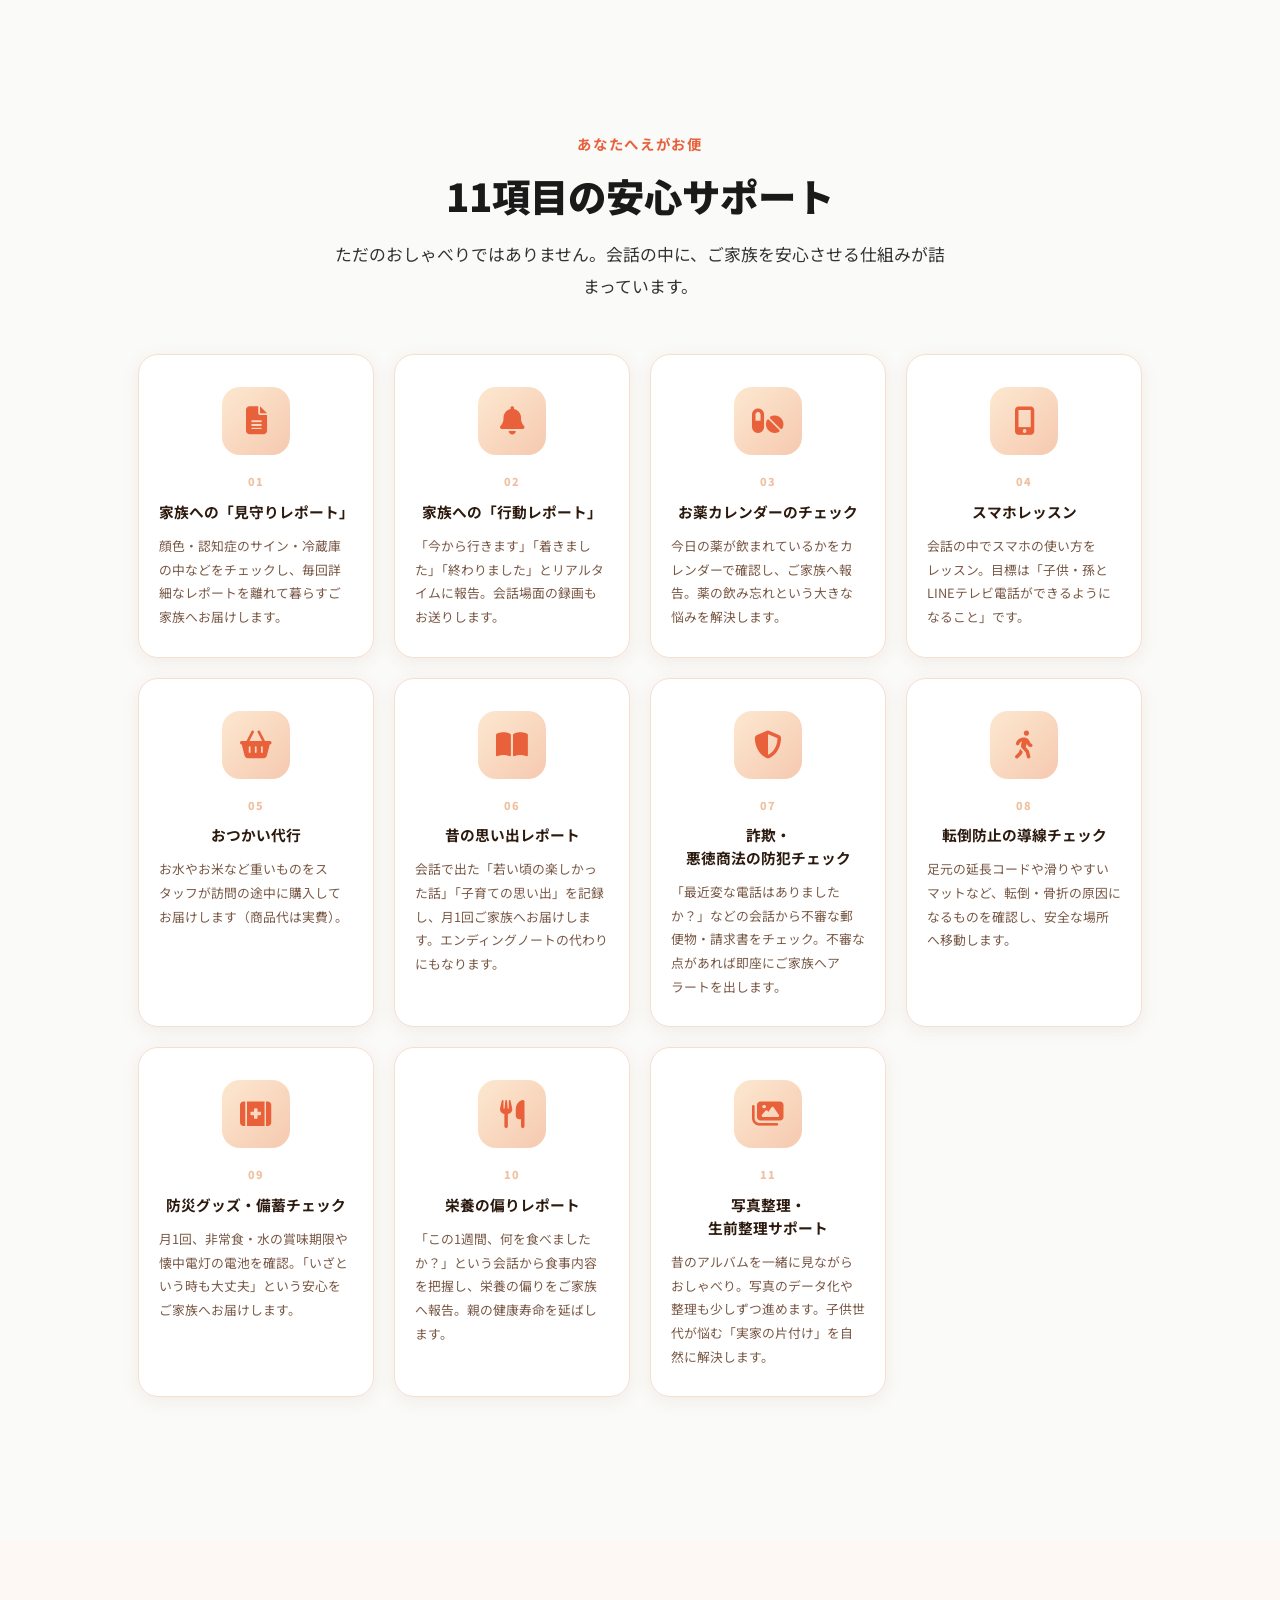
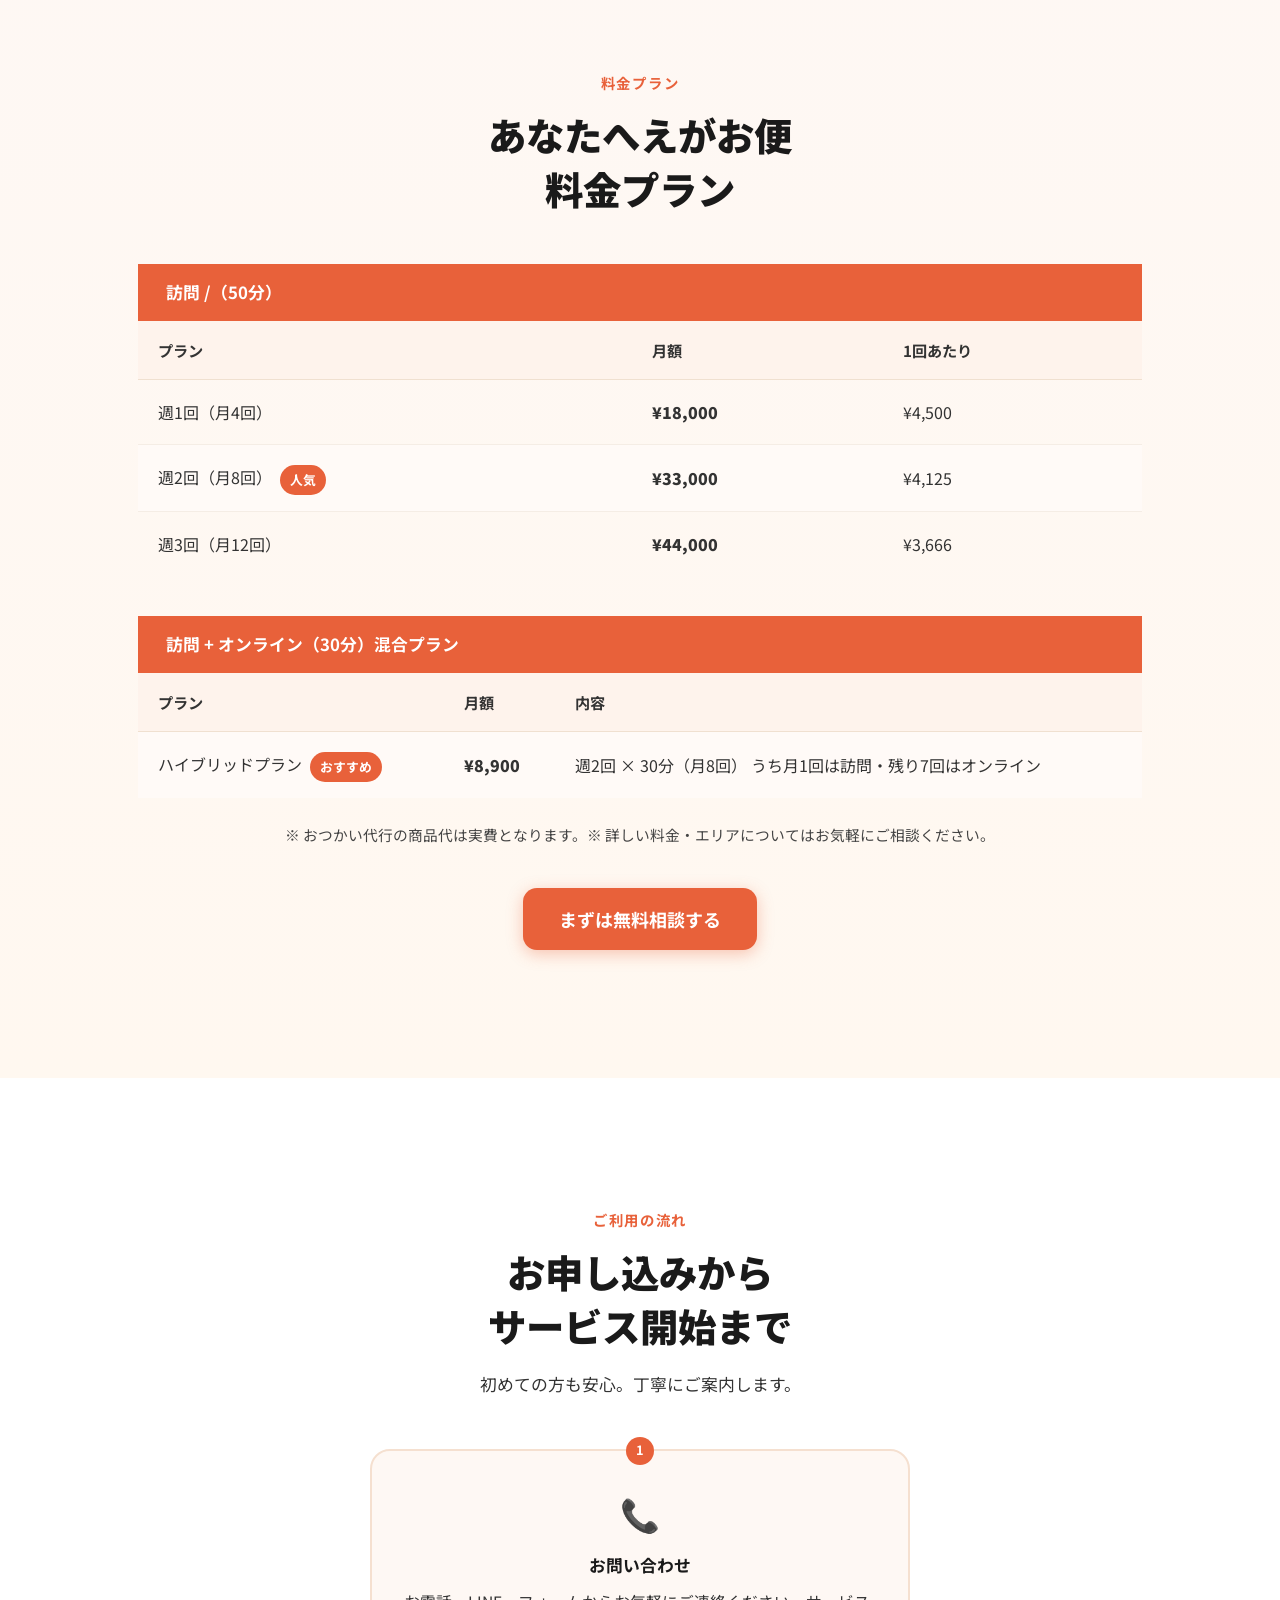
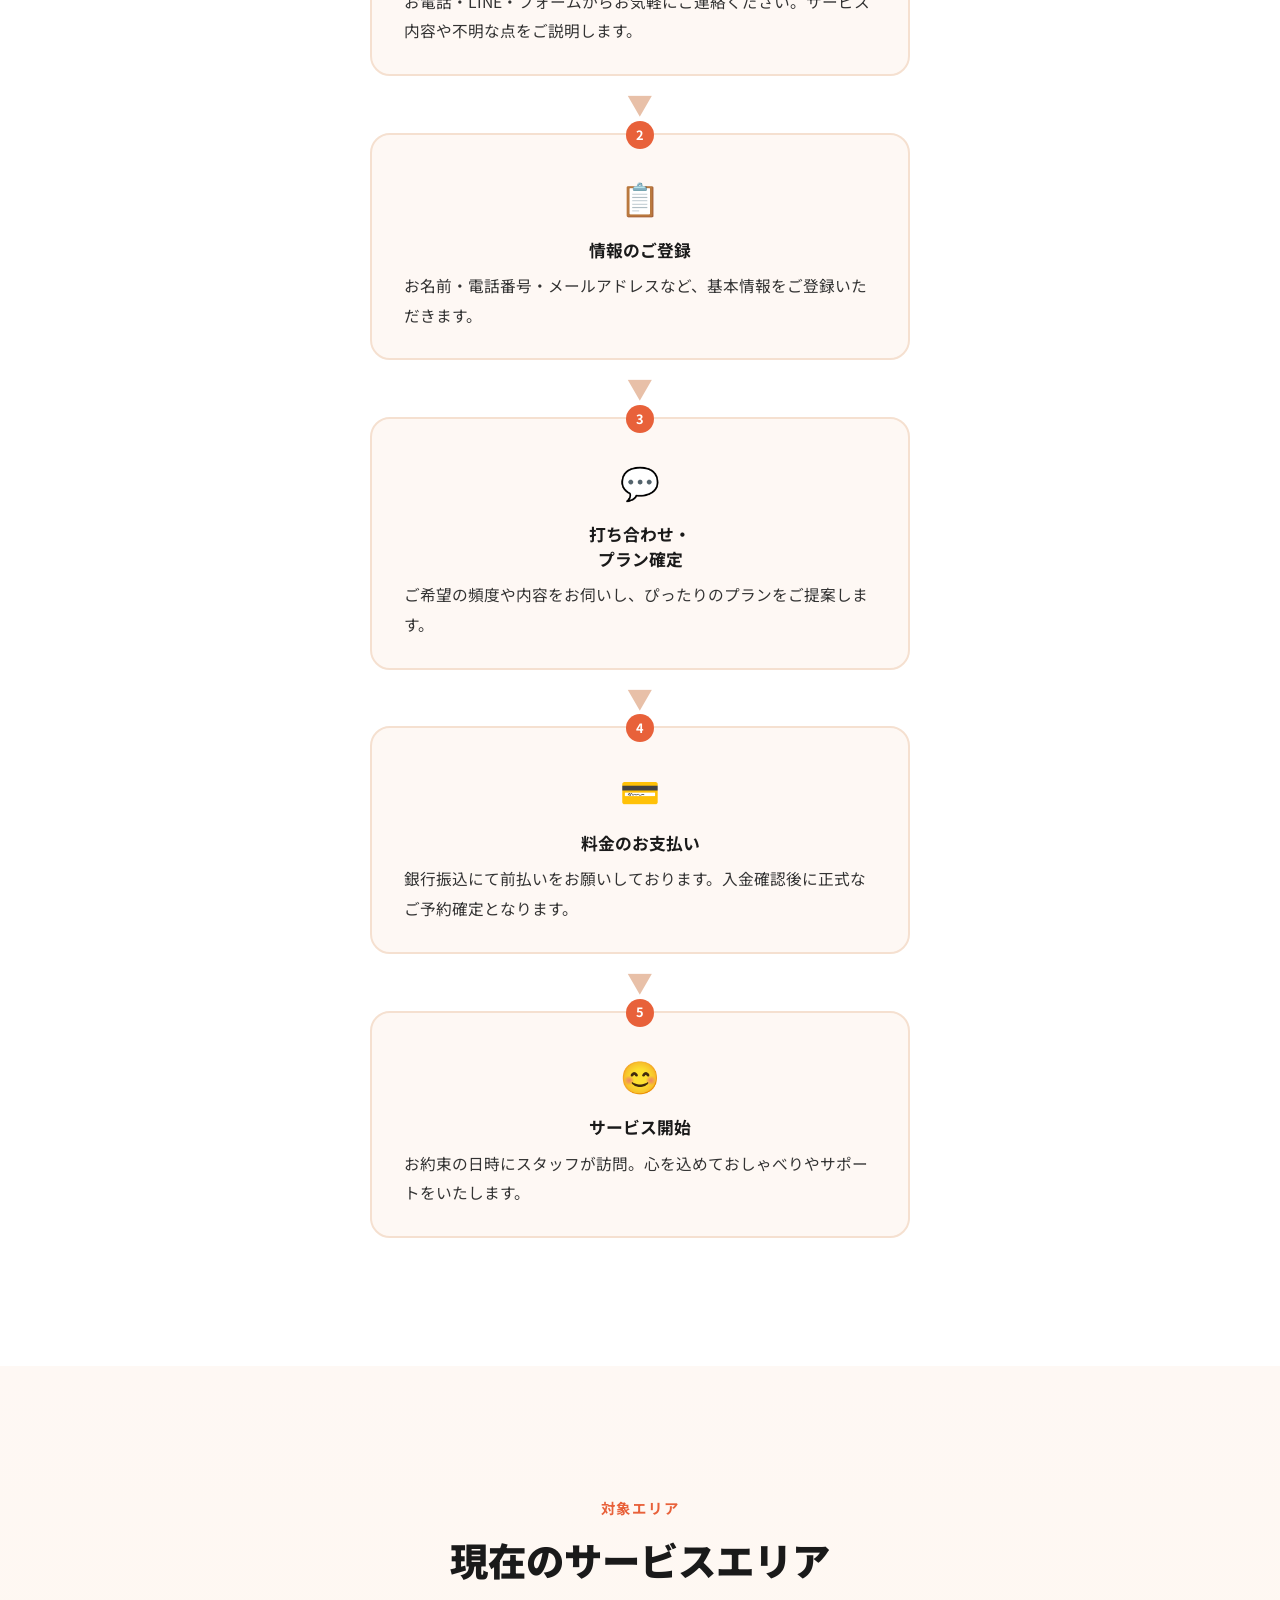
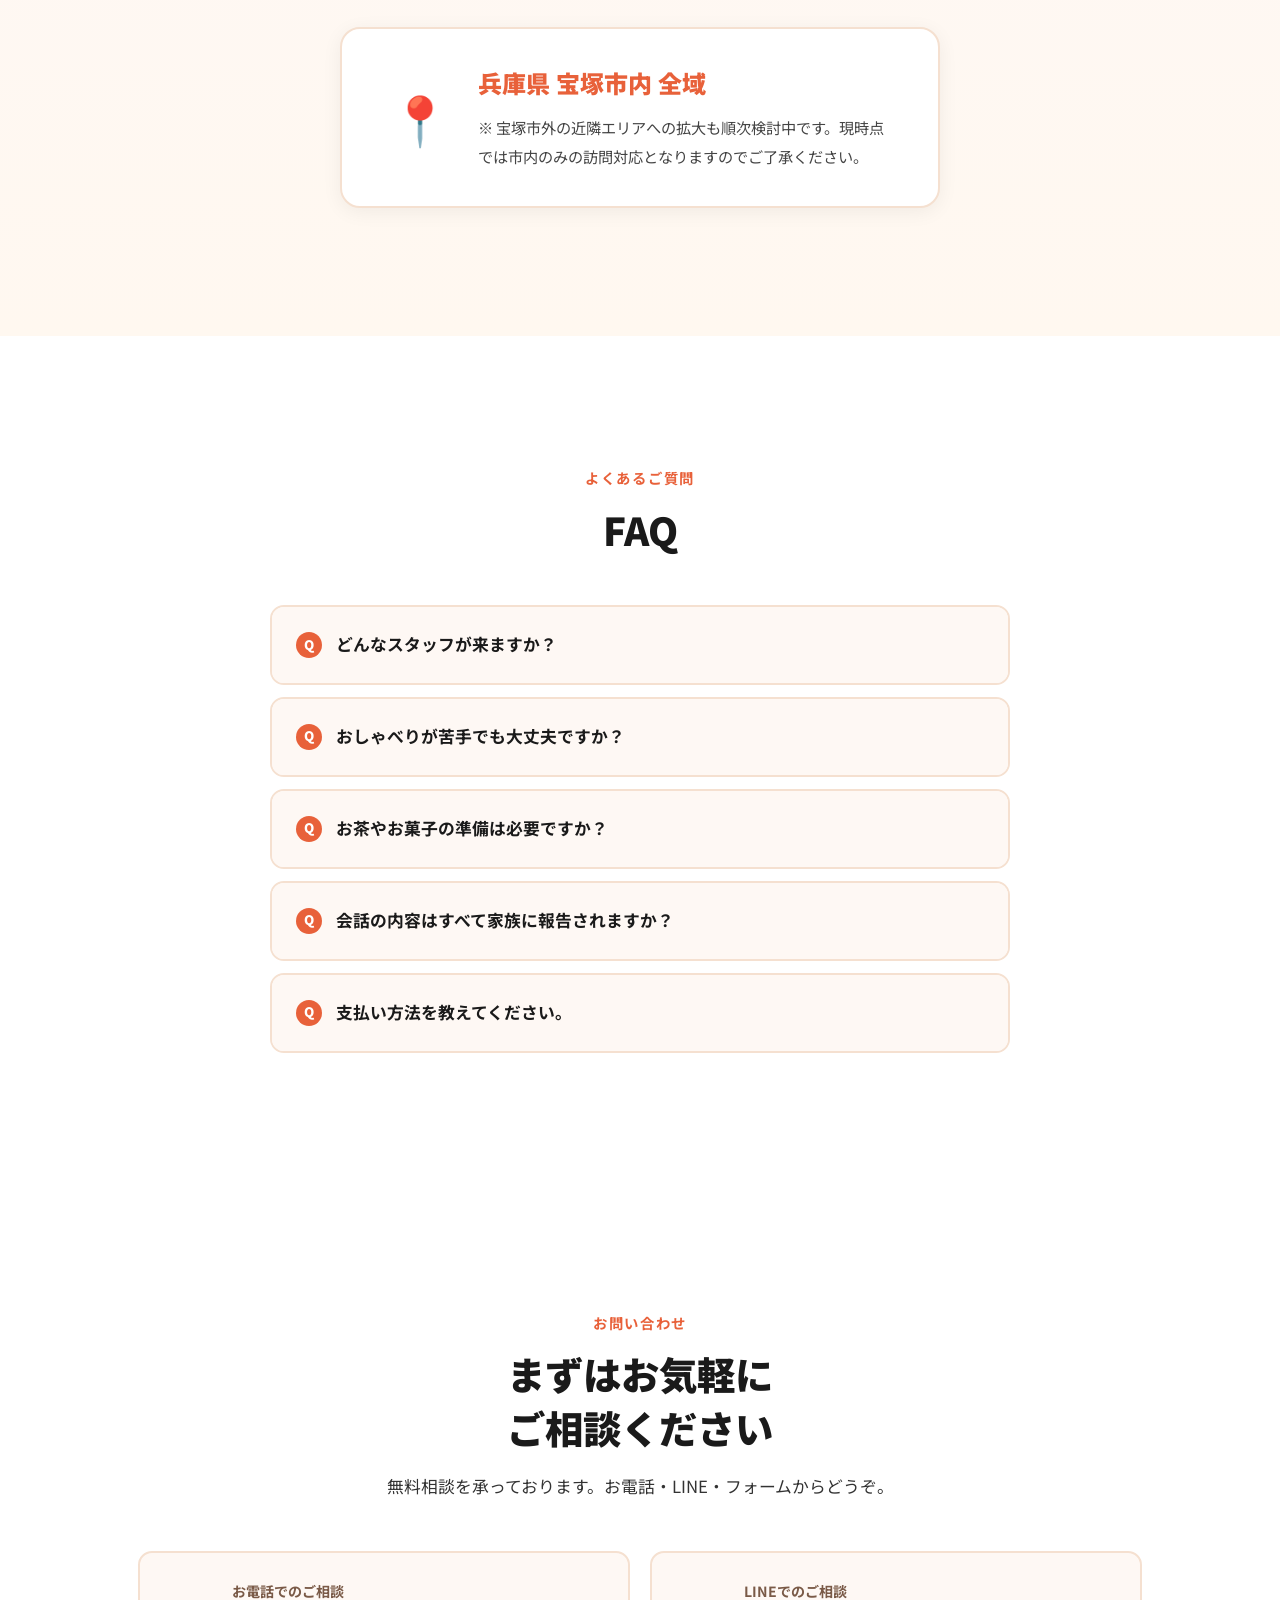
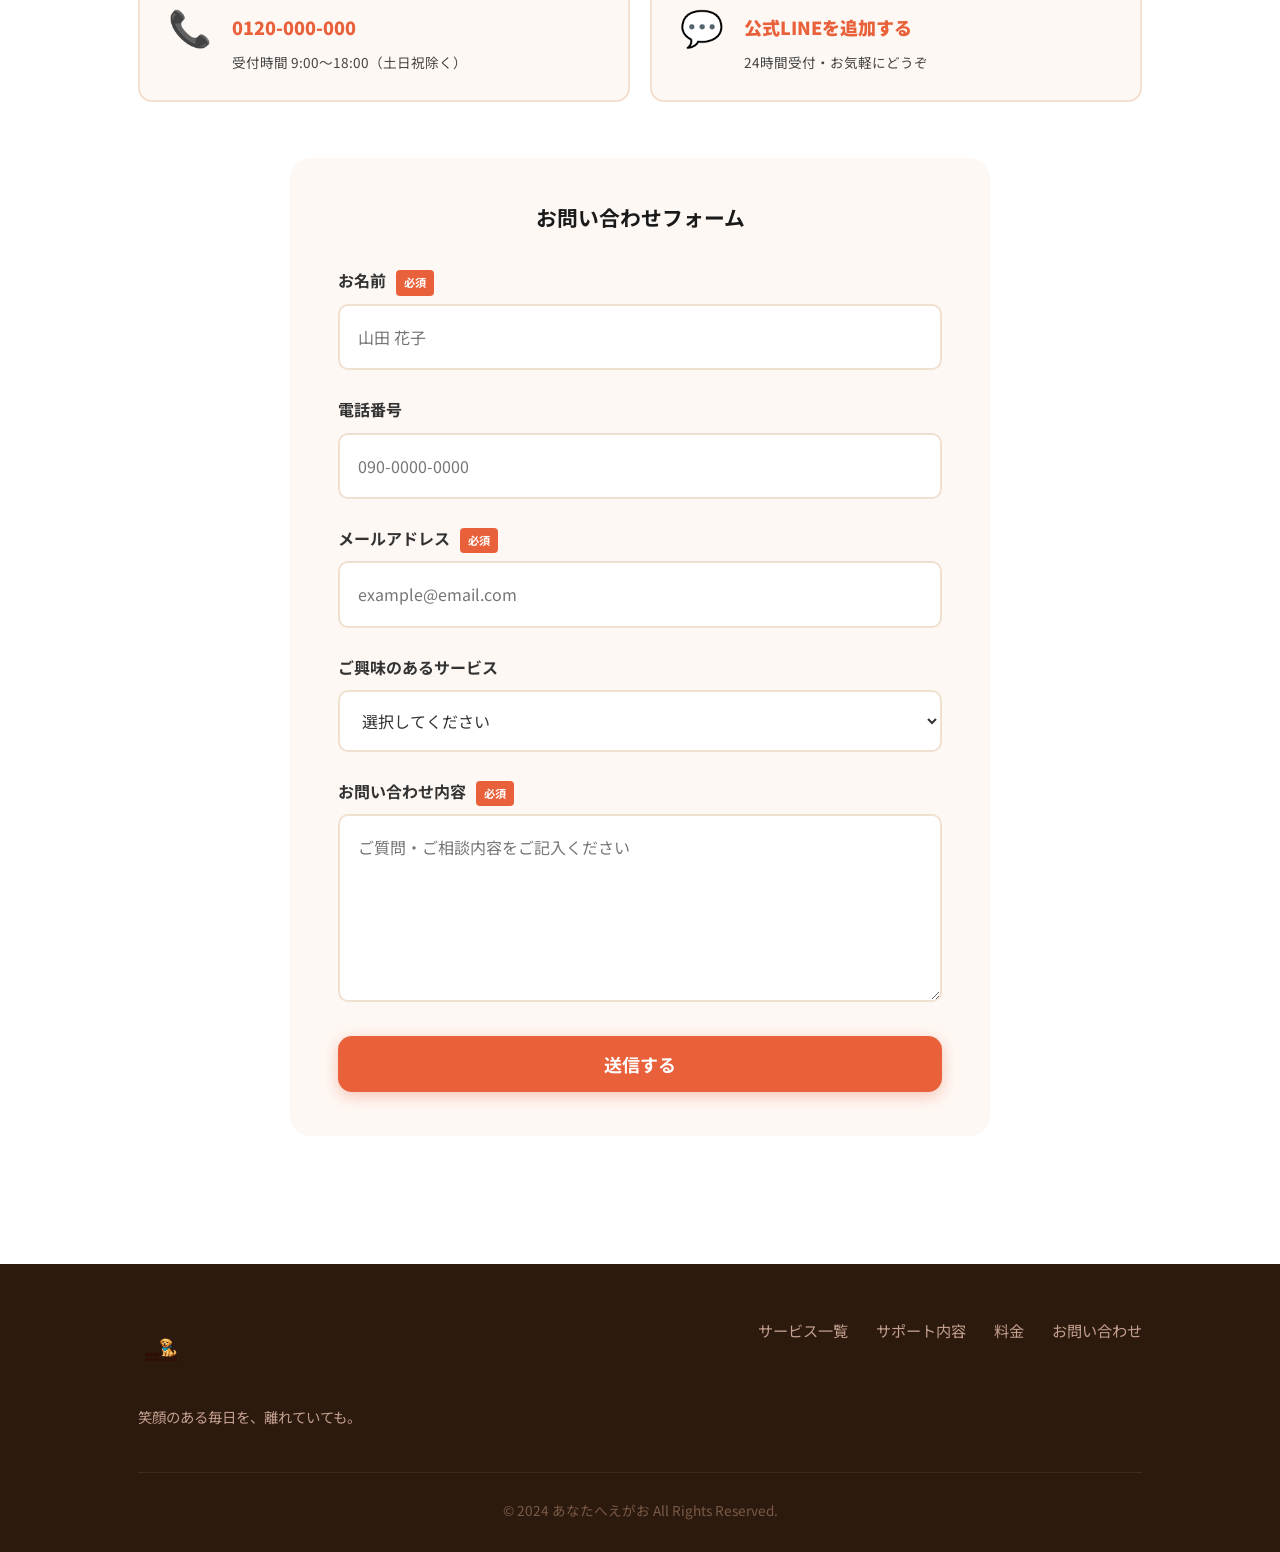
<file: index_v4.html>
<!DOCTYPE html>
<html lang="ja">
<head>
  <meta charset="UTF-8" />
  <meta name="viewport" content="width=device-width, initial-scale=1.0" />
  <title>あなたへえがお｜高齢者おしゃべりサービス</title>
  <link rel="stylesheet" href="style.css" />
  <link rel="stylesheet" href="style_v2.css" />
  <link rel="stylesheet" href="style_v3.css" />
  <link rel="stylesheet" href="style_v4.css" />
  <link rel="stylesheet" href="https://cdnjs.cloudflare.com/ajax/libs/font-awesome/6.5.1/css/all.min.css" />
  <link href="https://fonts.googleapis.com/css2?family=Noto+Sans+JP:wght@400;500;700;900&display=swap" rel="stylesheet" />
</head>
<body>

<!-- ヘッダー -->
<header class="header">
  <div class="header-inner">
    <div class="logo">
      <img src="logo.png" alt="あなたへえがお" class="logo-img" />
    </div>
    <nav class="nav">
      <a href="#about">代表挨拶</a>
      <a href="#services">サービス</a>
      <a href="#features">サポート内容</a>
      <a href="#price">料金</a>
      <a href="#flow">ご利用の流れ</a>
      <a href="#faq">FAQ</a>
      <a href="#contact">お問い合わせ</a>
    </nav>
    <a href="#contact" class="header-cta">無料相談はこちら</a>
    <button class="hamburger" id="hamburger" aria-label="メニュー">
      <span></span><span></span><span></span>
    </button>
  </div>
  <nav class="sp-nav" id="spNav">
    <a href="#about" onclick="closeMenu()">代表挨拶</a>
    <a href="#services" onclick="closeMenu()">サービス</a>
    <a href="#features" onclick="closeMenu()">サポート内容</a>
    <a href="#price" onclick="closeMenu()">料金</a>
    <a href="#contact" onclick="closeMenu()">お問い合わせ</a>
  </nav>
</header>

<!-- ヒーロー -->
<section class="hero">
  <!-- 背景スライドショー -->
  <div class="hero-slideshow">
    <div class="hero-slide active" style="background-image:url('photo1.png')"></div>
    <div class="hero-slide" style="background-image:url('photo2.png')"></div>
    <div class="hero-slide" style="background-image:url('photo3.png')"></div>
    <div class="hero-slide" style="background-image:url('photo4.png')"></div>
    <div class="hero-slide" style="background-image:url('photo5.png')"></div>
  </div>
  <!-- テキスト可読性のためのオーバーレイ -->
  <div class="hero-overlay"></div>
  <div class="hero-inner">
    <p class="hero-sub">高齢者専門おしゃべりサービス</p>
    <h1 class="hero-title">
      笑顔のある毎日を、<br />
      離れていても。
    </h1>
    <p class="hero-desc">
      お父さん、お母さんが元気でいるか心配ではありませんか？
      えがおは、高齢者のおしゃべり相手をしながら、
      離れて暮らすご家族へ「安心」をお届けするサービスです。
    </p>
    <div class="hero-btns">
      <a href="#contact" class="btn-primary">無料相談してみる</a>
      <a href="#services" class="btn-secondary">サービスを見る</a>
    </div>
  </div>
</section>

<!-- 課題提起 -->
<section class="problem">
  <div class="container">
    <p class="section-label">こんなお悩みはありませんか？</p>
    <h2 class="section-title">離れて暮らす親の<br />「見えない不安」</h2>
    <div class="problem-grid">
      <div class="problem-card">
        <span class="problem-icon">📞</span>
        <p>電話しても「大丈夫」としか言わない</p>
      </div>
      <div class="problem-card">
        <span class="problem-icon">🏥</span>
        <p>薬をちゃんと飲んでいるか分からない</p>
      </div>
      <div class="problem-card">
        <span class="problem-icon">🧠</span>
        <p>認知症が始まっていないか心配</p>
      </div>
      <div class="problem-card">
        <span class="problem-icon">🦴</span>
        <p>転倒・骨折が怖い</p>
      </div>
      <div class="problem-card">
        <span class="problem-icon">💸</span>
        <p>詐欺・悪徳商法に引っかからないか</p>
      </div>
      <div class="problem-card">
        <span class="problem-icon">😔</span>
        <p>一人でいて寂しくしていないか</p>
      </div>
    </div>
  </div>
</section>

<!-- 代表挨拶 -->
<section class="about" id="about">
  <div class="container">
    <div class="about-inner">

      <div class="about-photo-wrap">
        <div class="about-photo-dummy">
          <span class="photo-icon">👩</span>
          <p class="photo-name">代表者写真</p>
          <p class="photo-role">（準備中）</p>
        </div>
      </div>

      <div class="about-body">
        <p class="section-label">代表挨拶</p>
        <h2 class="about-title">笑顔を届ける、<br /><em>私たちの想い</em></h2>

        <p class="about-text">
          私が「あなたへえがお」を立ち上げたのは、離れて暮らす両親のことが心配でたまらないという多くのご家族の声がきっかけでした。
        </p>
        <p class="about-text">
          高齢者の方々は、電話では「大丈夫」と言いながら、実は一人で不安や寂しさを抱えていることが多い。毎週顔を見に行きたくても、仕事や家庭の事情でそれが難しい——そんなご家族のお気持ちが痛いほど分かります。
        </p>
        <p class="about-text">
          だからこそ私たちスタッフは、「もう一人の家族」としてただおしゃべりするだけでなく、さりげなく見守る存在でありたいのです。笑顔の届く毎日を、あなたの大切な方へ。それが私たちの変わらぬ願いです。
        </p>

        <div class="about-sign">
          <div class="about-sign-avatar">👩</div>
          <div class="about-sign-info">
            <p class="about-sign-name">代表　○○ ○子</p>
            <p class="about-sign-role">あなたへえがお 代表</p>
          </div>
        </div>
      </div>

    </div>
  </div>
</section>

<!-- サービス一覧 -->
<section class="services" id="services">
  <div class="container">
    <p class="section-label">私たちのサービス</p>
    <h2 class="section-title">えがおの3つのサービス</h2>
    <div class="service-cards">

      <div class="service-card featured">
        <div class="service-badge">おすすめ</div>
        <div class="service-icon">✉️</div>
        <h3>あなたへえがお便</h3>
        <p class="service-tag">高齢者おしゃべり訪問・オンライン</p>
        <p class="service-desc">
          スタッフがご自宅を訪問またはオンラインで、楽しくお話し相手をしながら、ご家族へ「見守りレポート」をお届けします。おしゃべりの裏で11項目の安心サポートが機能します。
        </p>
        <a href="#features" class="btn-service">詳しく見る</a>
      </div>

      <div class="service-card">
        <div class="service-icon">🤝</div>
        <h3>えがおマッチ</h3>
        <p class="service-tag">一般と高齢者のマッチングサービス</p>
        <p class="service-desc">
          地域の人々と高齢者をつなぐマッチングサービスです。「話し相手になりたい」という気持ちを持つ一般の方と、高齢者の方を温かくつなぎます。
        </p>
        <a href="#contact" class="btn-service">詳しく聞く</a>
      </div>

      <div class="service-card">
        <div class="service-icon">🎓</div>
        <h3>シニア傾聴師<br />資格講座</h3>
        <p class="service-tag">おしゃべりを仕事にするオンラインスクール</p>
        <p class="service-desc">
          「おしゃべりを仕事にしたい」という方のためのオンライン資格講座。シニア傾聴師として活躍するためのスキルを身につけられます。
        </p>
        <a href="#contact" class="btn-service">詳しく聞く</a>
      </div>

    </div>
  </div>
</section>

<!-- サポート内容（あなたへえがお便） -->
<section class="features" id="features">
  <div class="container">
    <p class="section-label">あなたへえがお便</p>
    <h2 class="section-title">11項目の安心サポート</h2>
    <p class="section-desc">ただのおしゃべりではありません。会話の中に、ご家族を安心させる仕組みが詰まっています。</p>

    <div class="features-grid"></div><!-- 旧レイアウト（style_v4.cssで非表示） -->

    <div class="feature-cards-grid">

      <div class="feature-card">
        <div class="feature-card-icon"><i class="fa-solid fa-file-lines"></i></div>
        <p class="feature-card-num">01</p>
        <h4 class="feature-card-title">家族への「見守りレポート」</h4>
        <p class="feature-card-desc">顔色・認知症のサイン・冷蔵庫の中などをチェックし、毎回詳細なレポートを離れて暮らすご家族へお届けします。</p>
      </div>

      <div class="feature-card">
        <div class="feature-card-icon"><i class="fa-solid fa-bell"></i></div>
        <p class="feature-card-num">02</p>
        <h4 class="feature-card-title">家族への「行動レポート」</h4>
        <p class="feature-card-desc">「今から行きます」「着きました」「終わりました」とリアルタイムに報告。会話場面の録画もお送りします。</p>
      </div>

      <div class="feature-card">
        <div class="feature-card-icon"><i class="fa-solid fa-pills"></i></div>
        <p class="feature-card-num">03</p>
        <h4 class="feature-card-title">お薬カレンダーのチェック</h4>
        <p class="feature-card-desc">今日の薬が飲まれているかをカレンダーで確認し、ご家族へ報告。薬の飲み忘れという大きな悩みを解決します。</p>
      </div>

      <div class="feature-card">
        <div class="feature-card-icon"><i class="fa-solid fa-mobile-screen-button"></i></div>
        <p class="feature-card-num">04</p>
        <h4 class="feature-card-title">スマホレッスン</h4>
        <p class="feature-card-desc">会話の中でスマホの使い方をレッスン。目標は「子供・孫とLINEテレビ電話ができるようになること」です。</p>
      </div>

      <div class="feature-card">
        <div class="feature-card-icon"><i class="fa-solid fa-basket-shopping"></i></div>
        <p class="feature-card-num">05</p>
        <h4 class="feature-card-title">おつかい代行</h4>
        <p class="feature-card-desc">お水やお米など重いものをスタッフが訪問の途中に購入してお届けします（商品代は実費）。</p>
      </div>

      <div class="feature-card">
        <div class="feature-card-icon"><i class="fa-solid fa-book-open"></i></div>
        <p class="feature-card-num">06</p>
        <h4 class="feature-card-title">昔の思い出レポート</h4>
        <p class="feature-card-desc">会話で出た「若い頃の楽しかった話」「子育ての思い出」を記録し、月1回ご家族へお届けします。エンディングノートの代わりにもなります。</p>
      </div>

      <div class="feature-card">
        <div class="feature-card-icon"><i class="fa-solid fa-shield-halved"></i></div>
        <p class="feature-card-num">07</p>
        <h4 class="feature-card-title">詐欺・悪徳商法の防犯チェック</h4>
        <p class="feature-card-desc">「最近変な電話はありましたか？」などの会話から不審な郵便物・請求書をチェック。不審な点があれば即座にご家族へアラートを出します。</p>
      </div>

      <div class="feature-card">
        <div class="feature-card-icon"><i class="fa-solid fa-person-walking"></i></div>
        <p class="feature-card-num">08</p>
        <h4 class="feature-card-title">転倒防止の導線チェック</h4>
        <p class="feature-card-desc">足元の延長コードや滑りやすいマットなど、転倒・骨折の原因になるものを確認し、安全な場所へ移動します。</p>
      </div>

      <div class="feature-card">
        <div class="feature-card-icon"><i class="fa-solid fa-kit-medical"></i></div>
        <p class="feature-card-num">09</p>
        <h4 class="feature-card-title">防災グッズ・備蓄チェック</h4>
        <p class="feature-card-desc">月1回、非常食・水の賞味期限や懐中電灯の電池を確認。「いざという時も大丈夫」という安心をご家族へお届けします。</p>
      </div>

      <div class="feature-card">
        <div class="feature-card-icon"><i class="fa-solid fa-utensils"></i></div>
        <p class="feature-card-num">10</p>
        <h4 class="feature-card-title">栄養の偏りレポート</h4>
        <p class="feature-card-desc">「この1週間、何を食べましたか？」という会話から食事内容を把握し、栄養の偏りをご家族へ報告。親の健康寿命を延ばします。</p>
      </div>

      <div class="feature-card">
        <div class="feature-card-icon"><i class="fa-solid fa-images"></i></div>
        <p class="feature-card-num">11</p>
        <h4 class="feature-card-title">写真整理・生前整理サポート</h4>
        <p class="feature-card-desc">昔のアルバムを一緒に見ながらおしゃべり。写真のデータ化や整理も少しずつ進めます。子供世代が悩む「実家の片付け」を自然に解決します。</p>
      </div>

    </div>
  </div>
</section>

<!-- 料金 -->
<section class="price" id="price">
  <div class="container">
    <p class="section-label">料金プラン</p>
    <h2 class="section-title">あなたへえがお便<br />料金プラン</h2>

    <div class="price-tables">

      <div class="price-block">
        <h3 class="price-block-title">訪問 /（50分）</h3>
        <table class="price-table">
          <thead>
            <tr>
              <th>プラン</th>
              <th>月額</th>
              <th>1回あたり</th>
            </tr>
          </thead>
          <tbody>
            <tr>
              <td data-label="プラン">週1回（月4回）</td>
              <td class="price-amount" data-label="月額">¥18,000</td>
              <td data-label="1回あたり">¥4,500</td>
            </tr>
            <tr class="price-popular">
              <td data-label="プラン">週2回（月8回）<span class="popular-badge">人気</span></td>
              <td class="price-amount" data-label="月額">¥33,000</td>
              <td data-label="1回あたり">¥4,125</td>
            </tr>
            <tr>
              <td data-label="プラン">週3回（月12回）</td>
              <td class="price-amount" data-label="月額">¥44,000</td>
              <td data-label="1回あたり">¥3,666</td>
            </tr>
          </tbody>
        </table>
      </div>

      <div class="price-block">
        <h3 class="price-block-title">訪問 + オンライン（30分）混合プラン</h3>
        <table class="price-table">
          <thead>
            <tr>
              <th>プラン</th>
              <th>月額</th>
              <th>内容</th>
            </tr>
          </thead>
          <tbody>
            <tr class="price-popular">
              <td data-label="プラン">ハイブリッドプラン<span class="popular-badge">おすすめ</span></td>
              <td class="price-amount" data-label="月額">¥8,900</td>
              <td data-label="内容"><span class="nowrap">週2回 × 30分（月8回）</span> うち月1回は訪問・残り7回はオンライン</td>
            </tr>
          </tbody>
        </table>
      </div>

    </div>

    <p class="price-note">※ おつかい代行の商品代は実費となります。※ 詳しい料金・エリアについてはお気軽にご相談ください。</p>

    <div class="price-cta">
      <a href="#contact" class="btn-primary">まずは無料相談する</a>
    </div>
  </div>
</section>

<!-- ご利用の流れ -->
<section class="flow" id="flow">
  <div class="container">
    <p class="section-label">ご利用の流れ</p>
    <h2 class="section-title">お申し込みから<br />サービス開始まで</h2>
    <p class="section-desc">初めての方も安心。丁寧にご案内します。</p>
    <div class="flow-steps">

      <div class="flow-step">
        <div class="flow-num">1</div>
        <div class="flow-icon">📞</div>
        <h4>お問い合わせ</h4>
        <p>お電話・LINE・フォームからお気軽にご連絡ください。サービス内容や不明な点をご説明します。</p>
      </div>

      <div class="flow-arrow">▼</div>

      <div class="flow-step">
        <div class="flow-num">2</div>
        <div class="flow-icon">📋</div>
        <h4>情報のご登録</h4>
        <p>お名前・電話番号・メールアドレスなど、基本情報をご登録いただきます。</p>
      </div>

      <div class="flow-arrow">▼</div>

      <div class="flow-step">
        <div class="flow-num">3</div>
        <div class="flow-icon">💬</div>
        <h4>打ち合わせ・<br />プラン確定</h4>
        <p>ご希望の頻度や内容をお伺いし、ぴったりのプランをご提案します。</p>
      </div>

      <div class="flow-arrow">▼</div>

      <div class="flow-step">
        <div class="flow-num">4</div>
        <div class="flow-icon">💳</div>
        <h4>料金のお支払い</h4>
        <p>銀行振込にて前払いをお願いしております。入金確認後に正式なご予約確定となります。</p>
      </div>

      <div class="flow-arrow">▼</div>

      <div class="flow-step">
        <div class="flow-num">5</div>
        <div class="flow-icon">😊</div>
        <h4>サービス開始</h4>
        <p>お約束の日時にスタッフが訪問。心を込めておしゃべりやサポートをいたします。</p>
      </div>

    </div>
  </div>
</section>

<!-- 対象エリア -->
<section class="area" id="area">
  <div class="container">
    <p class="section-label">対象エリア</p>
    <h2 class="section-title">現在のサービスエリア</h2>
    <div class="area-box">
      <div class="area-icon">📍</div>
      <div class="area-body">
        <h3 class="area-name">兵庫県 宝塚市内 全域</h3>
        <p class="area-note">※ 宝塚市外の近隣エリアへの拡大も順次検討中です。現時点では市内のみの訪問対応となりますのでご了承ください。</p>
      </div>
    </div>
  </div>
</section>

<!-- よくあるご質問 -->
<section class="faq" id="faq">
  <div class="container">
    <p class="section-label">よくあるご質問</p>
    <h2 class="section-title">FAQ</h2>
    <div class="faq-list">

      <details class="faq-item">
        <summary class="faq-q">どんなスタッフが来ますか？</summary>
        <p class="faq-a">当社の研修を受けた、傾聴スキルを持つスタッフが伺います。プライバシーを厳守し、安心してお話しいただけるよう誠実に対応いたします。</p>
      </details>

      <details class="faq-item">
        <summary class="faq-q">おしゃべりが苦手でも大丈夫ですか？</summary>
        <p class="faq-a">もちろん大丈夫です。スタッフがお客様のペースに合わせてお話を引き出しますので、無理に話す必要はありません。ふと思い出したことなど、なんでも自由にお話しください。</p>
      </details>

      <details class="faq-item">
        <summary class="faq-q">お茶やお菓子の準備は必要ですか？</summary>
        <p class="faq-a">一切不要です。お気遣いなく、リラックスした状態でお待ちください。</p>
      </details>

      <details class="faq-item">
        <summary class="faq-q">会話の内容はすべて家族に報告されますか？</summary>
        <p class="faq-a">ご家族へは「お元気に過ごされていたか」「健康状態に変化はないか」といった見守り内容を報告します。会話の内容は尊厳を守るためプライバシーに十分配慮いたします。</p>
      </details>

      <details class="faq-item">
        <summary class="faq-q">支払い方法を教えてください。</summary>
        <p class="faq-a">銀行振込による前払い方式を採用しております。詳細はお申し込み時にご案内いたします。</p>
      </details>

    </div>
  </div>
</section>

<!-- お問い合わせ -->
<section class="contact" id="contact">
  <div class="container">
    <p class="section-label">お問い合わせ</p>
    <h2 class="section-title">まずはお気軽に<br />ご相談ください</h2>
    <p class="section-desc">無料相談を承っております。お電話・LINE・フォームからどうぞ。</p>

    <div class="contact-options">
      <a href="tel:0120-000-000" class="contact-card contact-tel">
        <span class="contact-icon">📞</span>
        <div>
          <p class="contact-label">お電話でのご相談</p>
          <p class="contact-info">0120-000-000</p>
          <p class="contact-hours">受付時間 9:00〜18:00（土日祝除く）</p>
        </div>
      </a>
      <a href="https://lin.ee/XXXXXXX" target="_blank" rel="noopener" class="contact-card contact-line">
        <span class="contact-icon">💬</span>
        <div>
          <p class="contact-label">LINEでのご相談</p>
          <p class="contact-info">公式LINEを追加する</p>
          <p class="contact-hours">24時間受付・お気軽にどうぞ</p>
        </div>
      </a>
    </div>

    <form class="contact-form" id="contactForm">
      <h3 class="form-title">お問い合わせフォーム</h3>
      <div class="form-row">
        <label for="name">お名前 <span class="required">必須</span></label>
        <input type="text" id="name" name="name" placeholder="山田 花子" required />
      </div>
      <div class="form-row">
        <label for="phone">電話番号</label>
        <input type="tel" id="phone" name="phone" placeholder="090-0000-0000" />
      </div>
      <div class="form-row">
        <label for="email">メールアドレス <span class="required">必須</span></label>
        <input type="email" id="email" name="email" placeholder="example@email.com" required />
      </div>
      <div class="form-row">
        <label for="service">ご興味のあるサービス</label>
        <select id="service" name="service">
          <option value="">選択してください</option>
          <option value="egaobinn">あなたへえがお便</option>
          <option value="match">えがおマッチ</option>
          <option value="school">シニア傾聴師 資格講座</option>
          <option value="other">その他・分からない</option>
        </select>
      </div>
      <div class="form-row">
        <label for="message">お問い合わせ内容 <span class="required">必須</span></label>
        <textarea id="message" name="message" rows="5" placeholder="ご質問・ご相談内容をご記入ください" required></textarea>
      </div>
      <button type="submit" class="btn-submit">送信する</button>
    </form>
  </div>
</section>

<!-- フッター -->
<footer class="footer">
  <div class="container">
    <div class="footer-inner">
      <div class="footer-brand">
        <img src="logo.png" alt="あなたへえがお" class="logo-img footer-logo-img" />
        <p class="footer-tagline">笑顔のある毎日を、離れていても。</p>
      </div>
      <div class="footer-links">
        <a href="#services">サービス一覧</a>
        <a href="#features">サポート内容</a>
        <a href="#price">料金</a>
        <a href="#contact">お問い合わせ</a>
      </div>
    </div>
    <p class="footer-copy">&copy; 2024 あなたへえがお All Rights Reserved.</p>
  </div>
</footer>

<script>
  const hamburger = document.getElementById('hamburger');
  const spNav = document.getElementById('spNav');
  hamburger.addEventListener('click', () => {
    spNav.classList.toggle('open');
    hamburger.classList.toggle('active');
  });
  function closeMenu() {
    spNav.classList.remove('open');
    hamburger.classList.remove('active');
  }

  // ヒーロー背景スライドショー（ふわっとフェード）
  const slides = document.querySelectorAll('.hero-slide');
  let current = 0;
  setInterval(() => {
    slides[current].classList.remove('active');
    current = (current + 1) % slides.length;
    slides[current].classList.add('active');
  }, 5000);

  // スムーススクロール
  document.querySelectorAll('a[href^="#"]').forEach(anchor => {
    anchor.addEventListener('click', function(e) {
      const target = document.querySelector(this.getAttribute('href'));
      if (target) {
        e.preventDefault();
        target.scrollIntoView({ behavior: 'smooth', block: 'start' });
      }
    });
  });
</script>

<!-- スマホ固定CTAボタン（FAB） -->
<div class="sp-fab">
  <a href="tel:0120000000" class="sp-fab-btn">
    <i class="fa-solid fa-phone sp-fab-icon"></i>
    <div class="sp-fab-text">
      <span class="sp-fab-label">電話で無料相談</span>
      <span class="sp-fab-number">0120-000-000</span>
      <span class="sp-fab-hours">受付：9時〜18時（土日祝除く）</span>
    </div>
  </a>
</div>

</body>
</html>
</file>
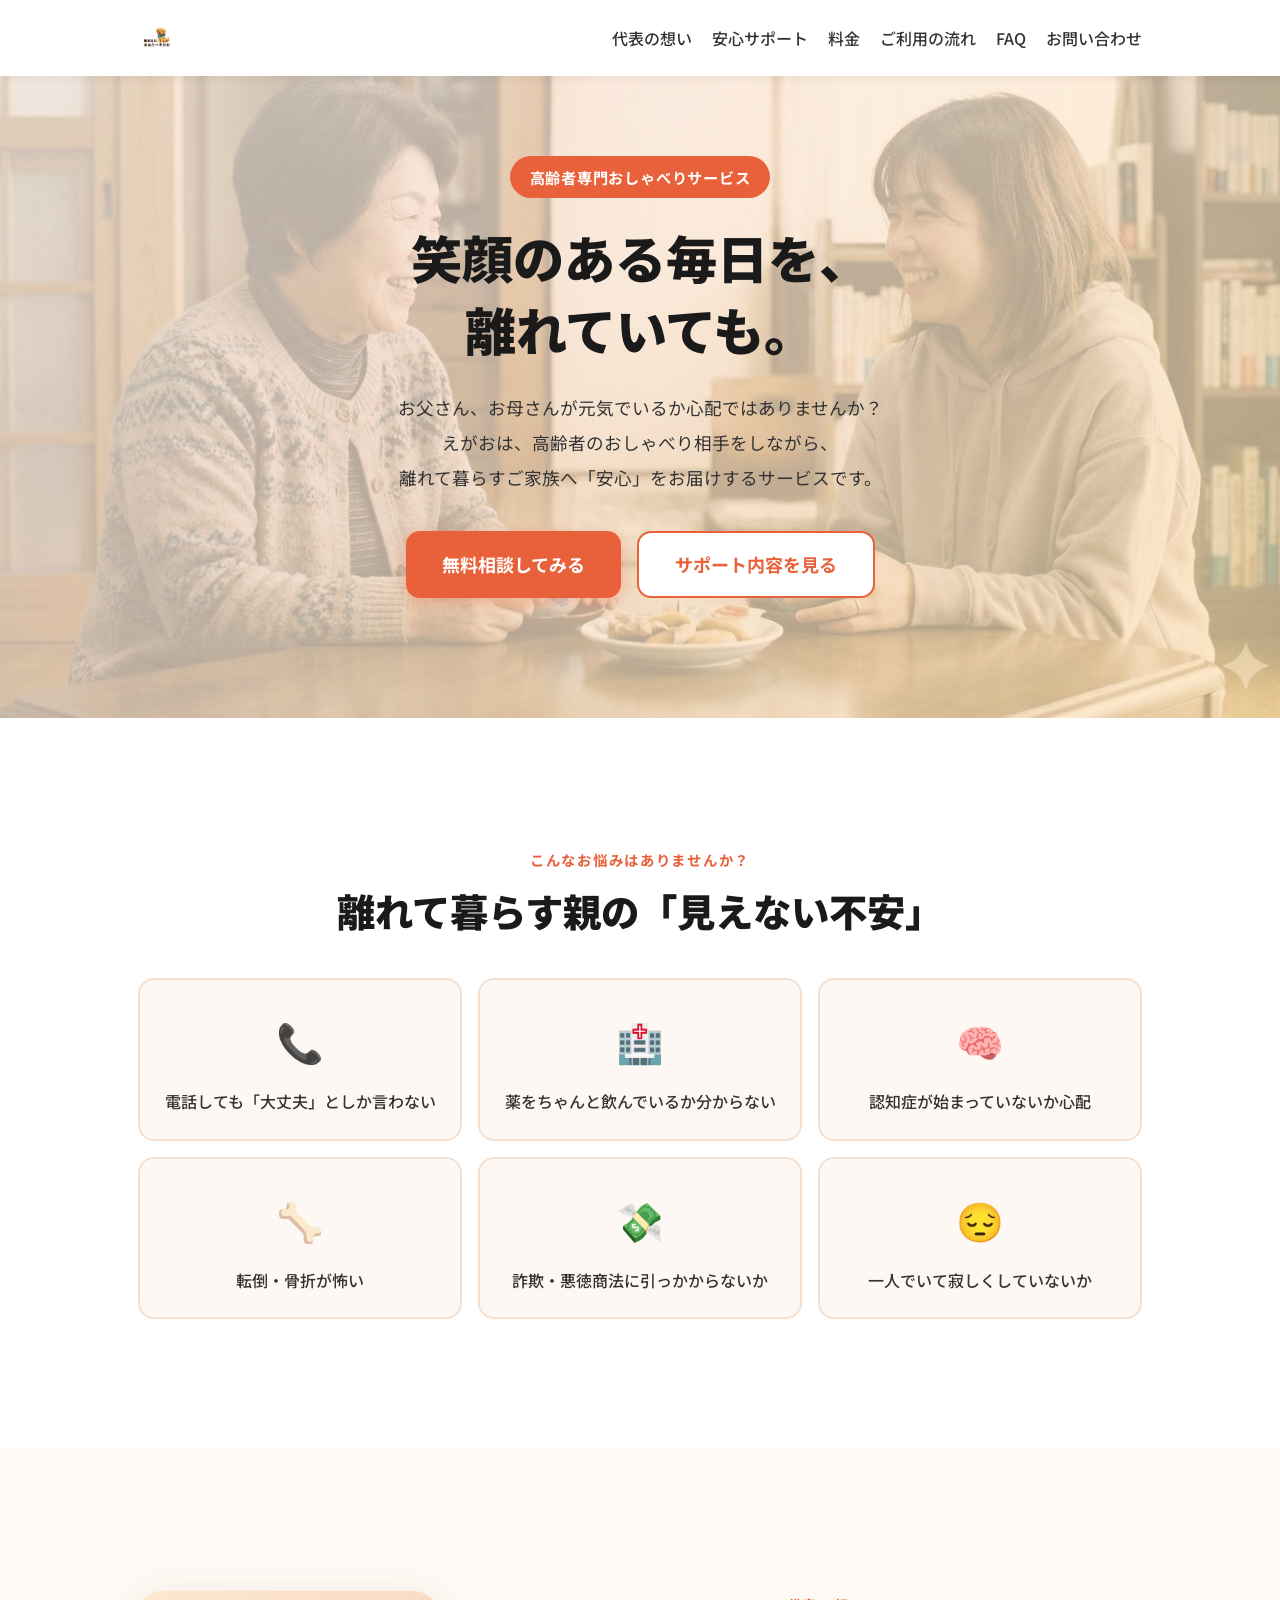
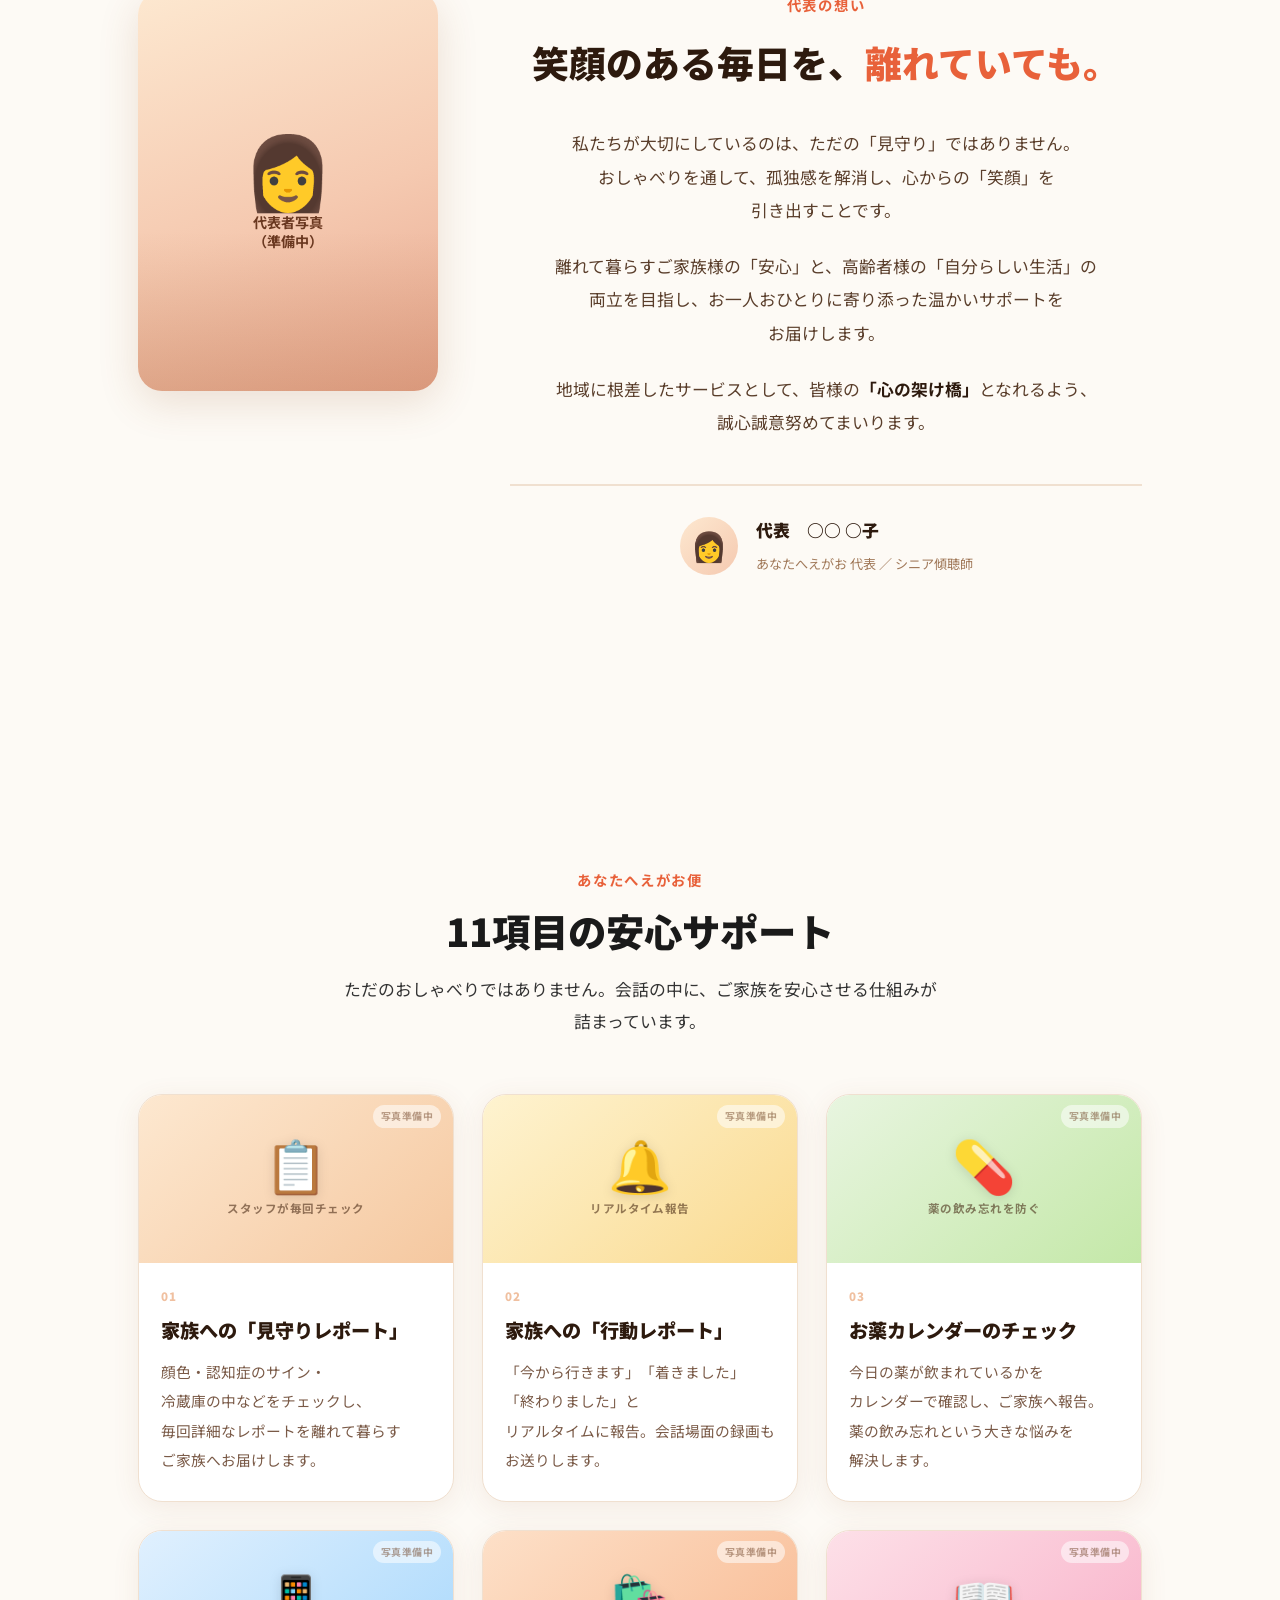
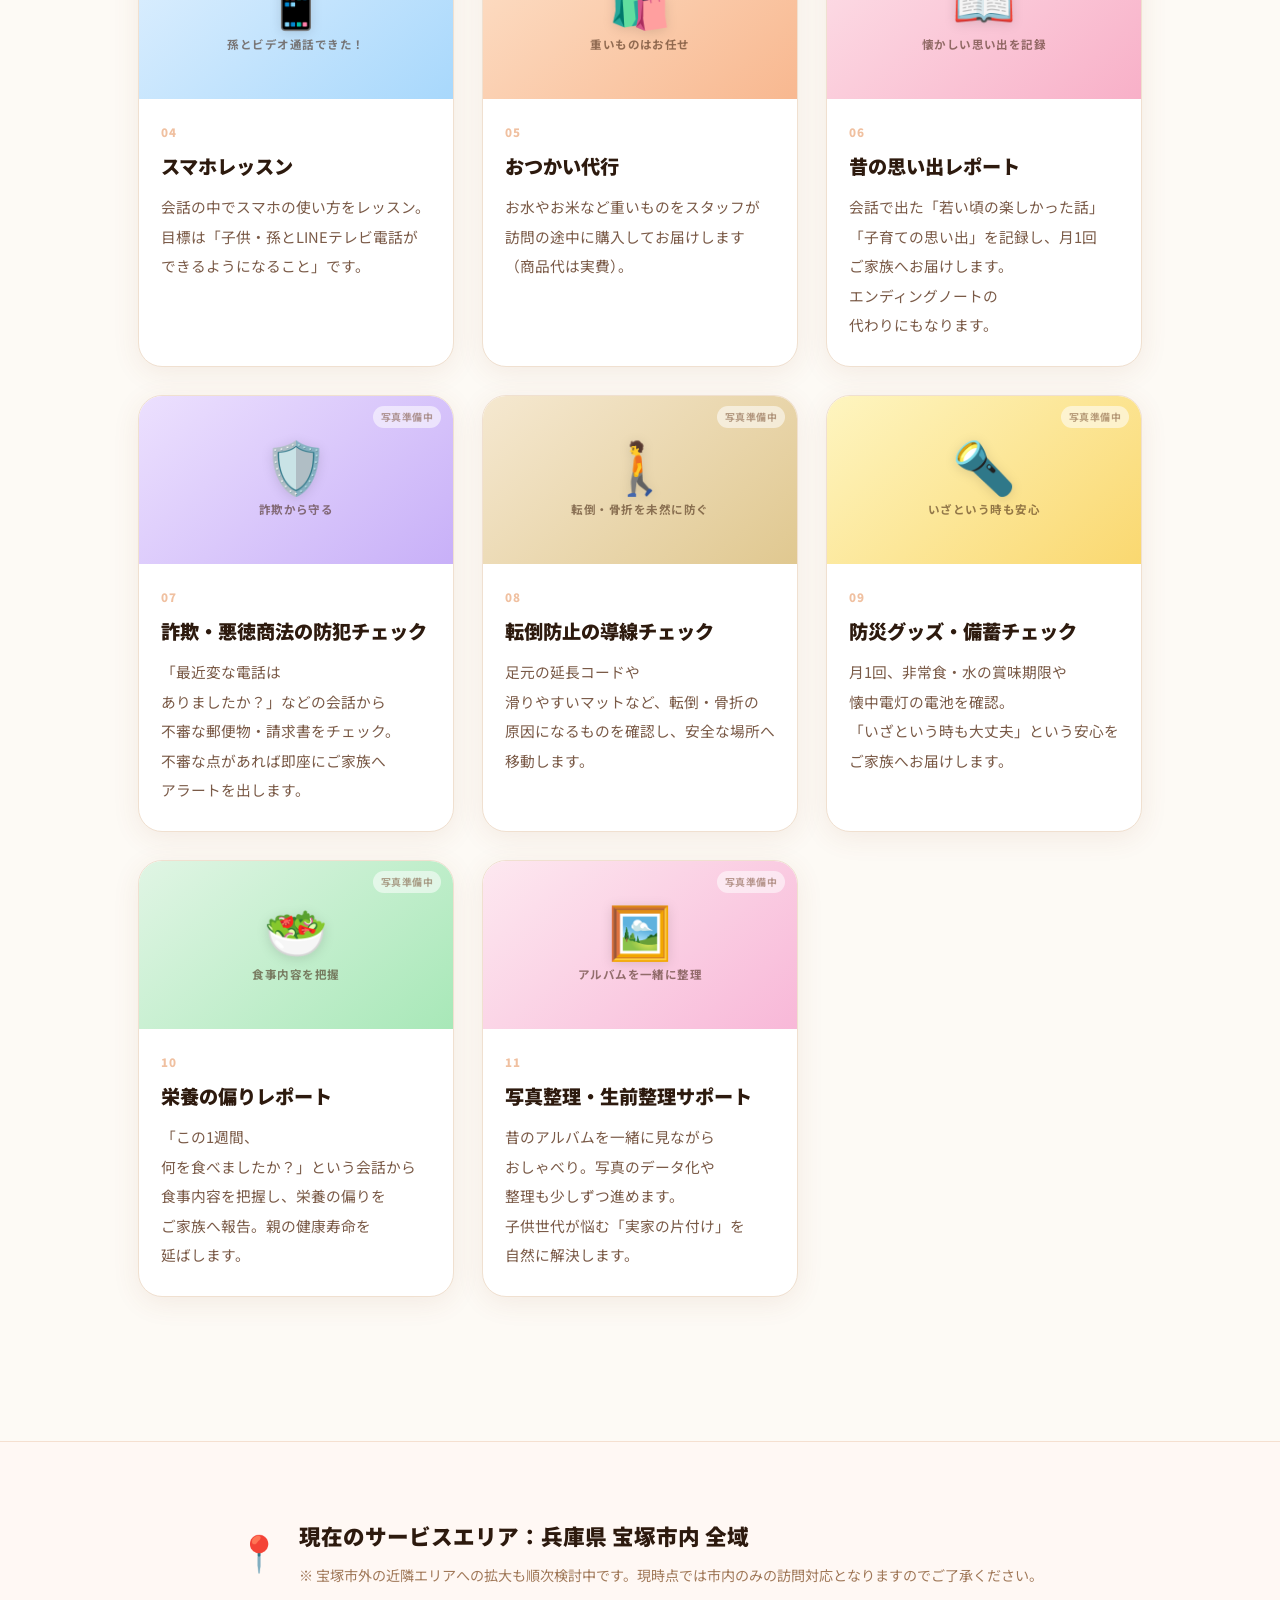
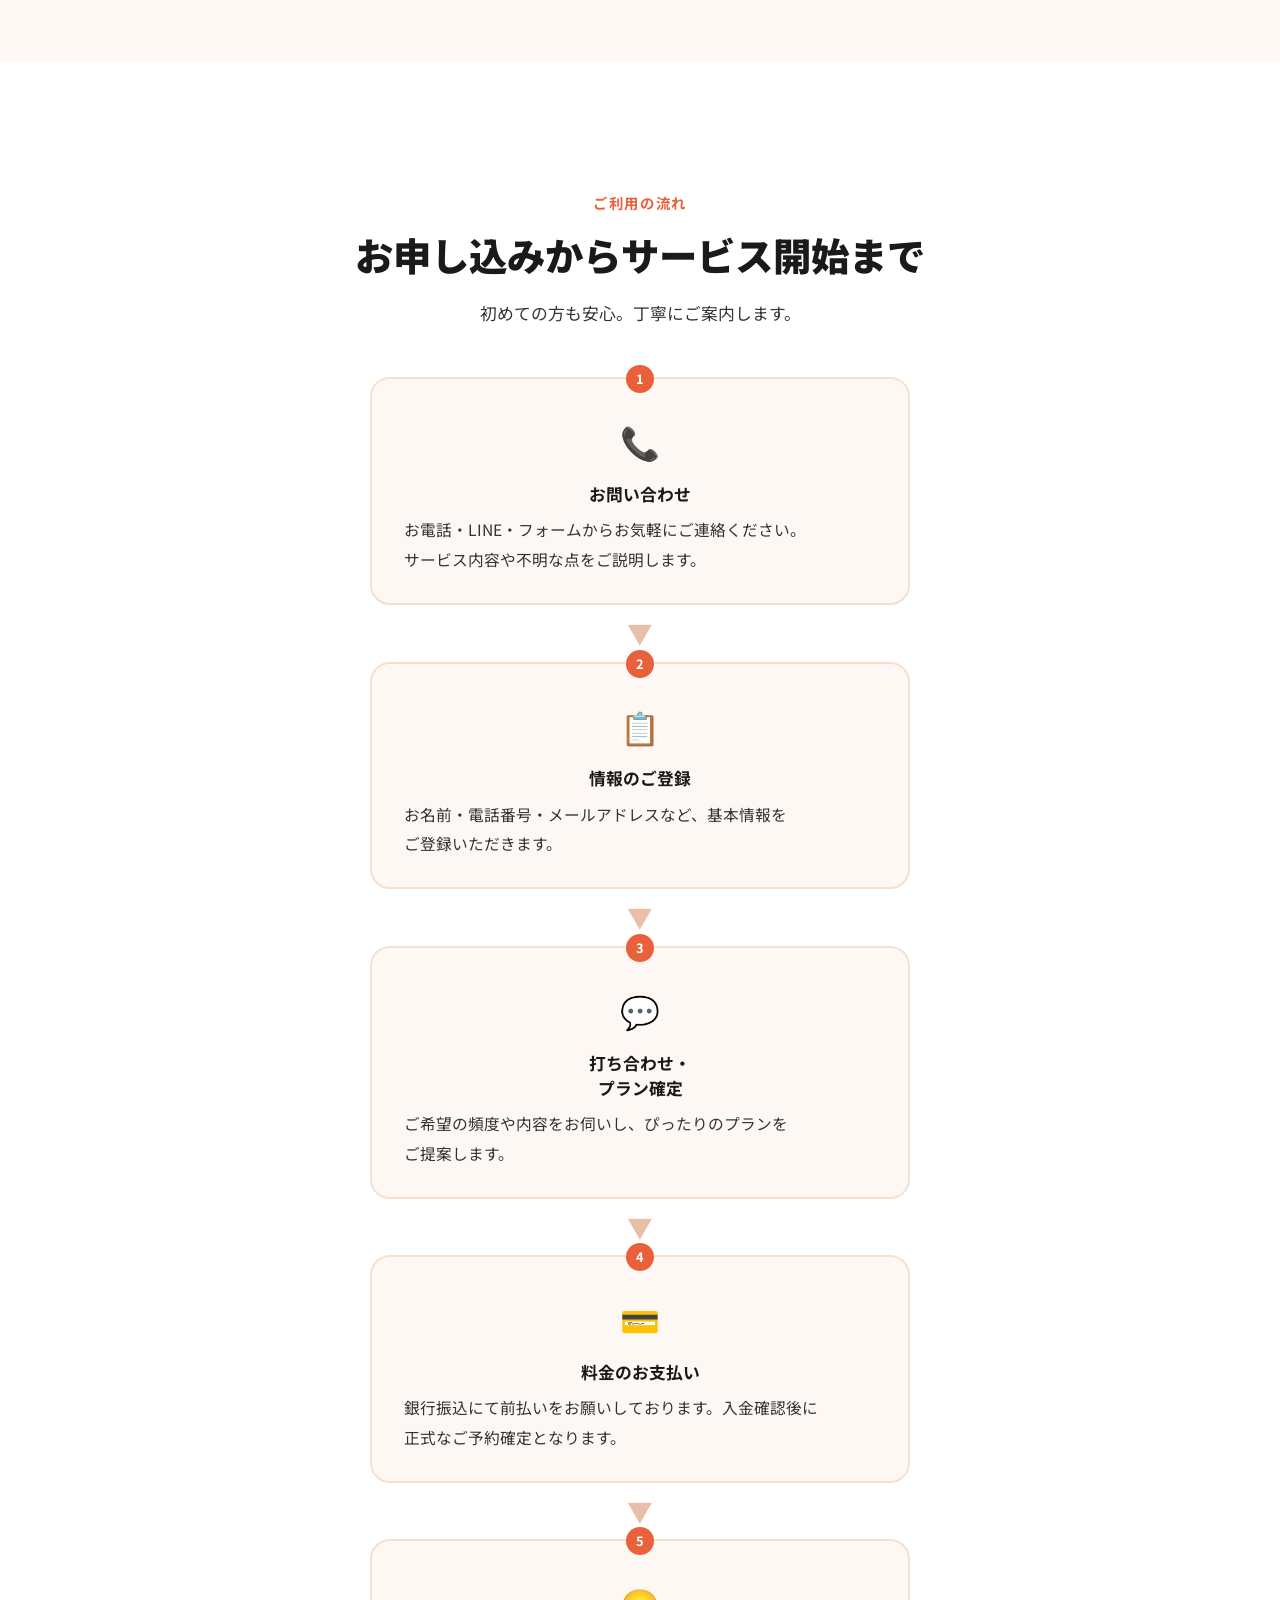
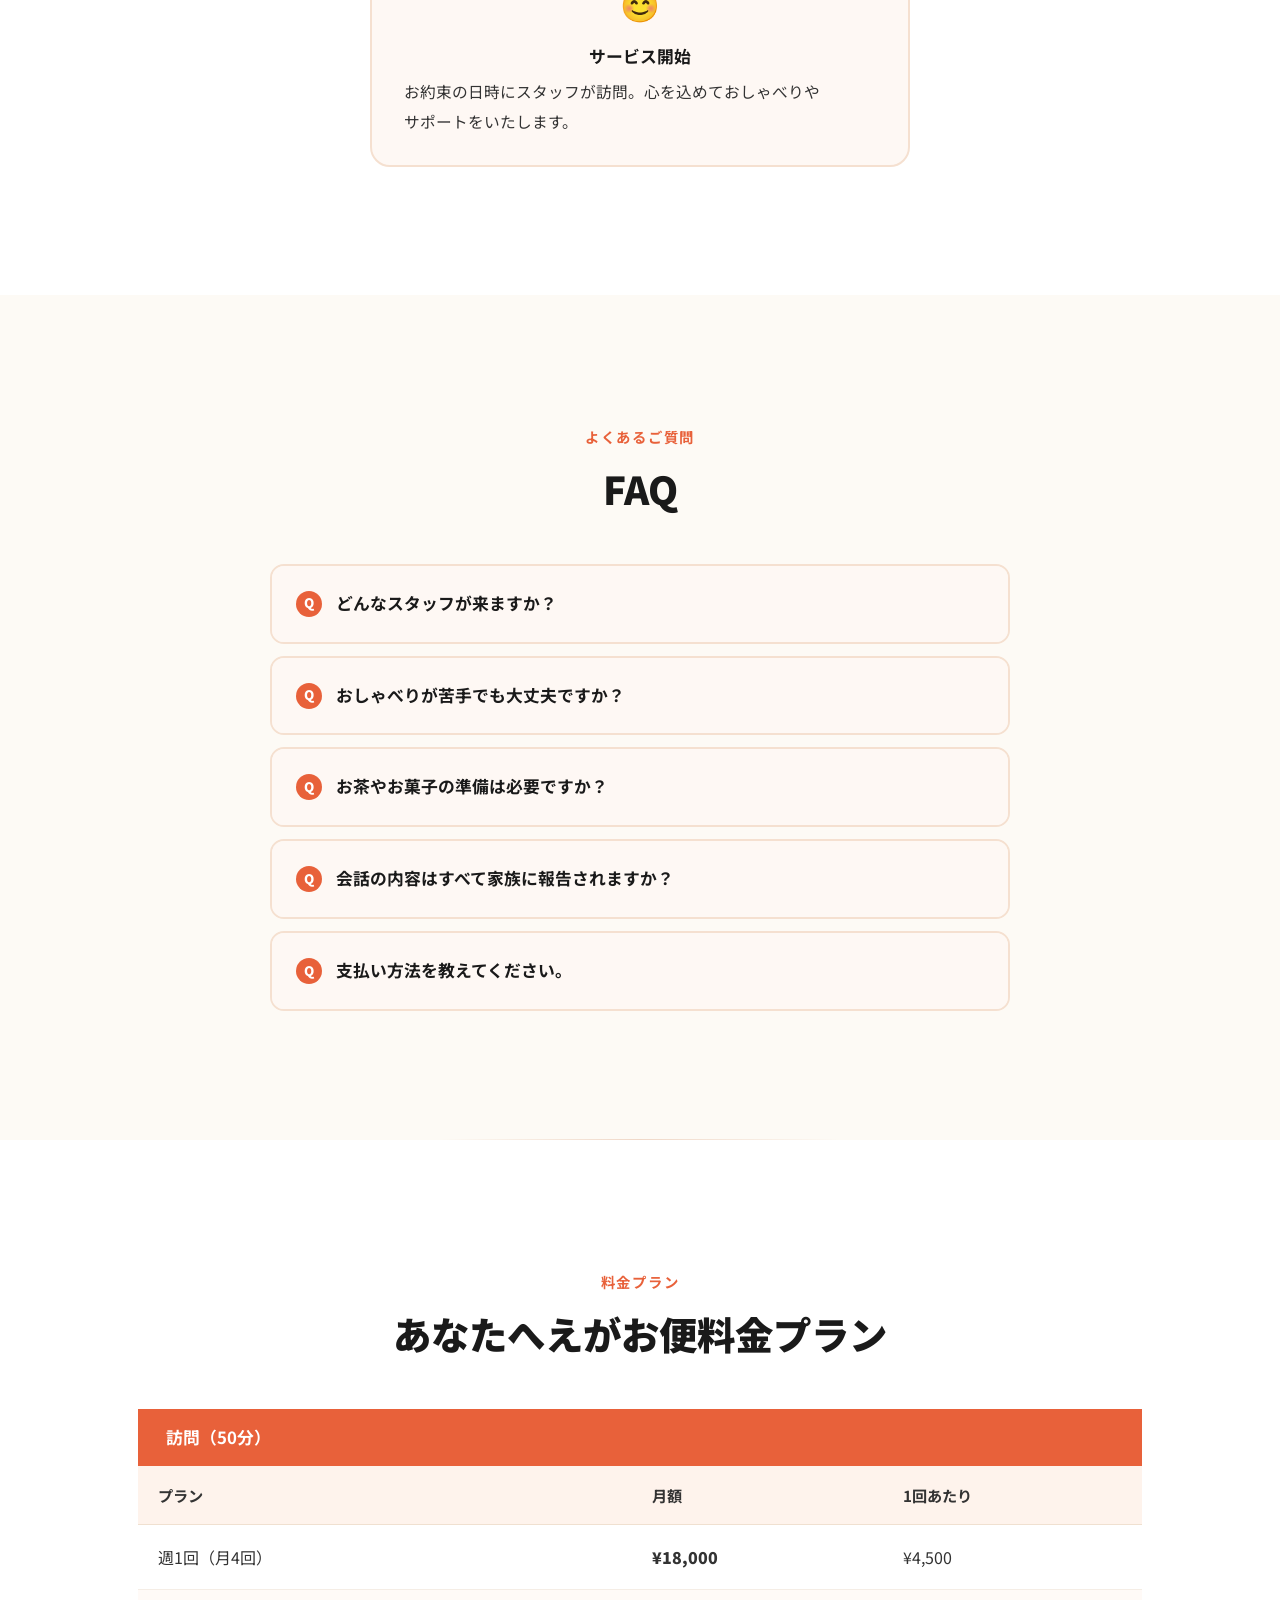
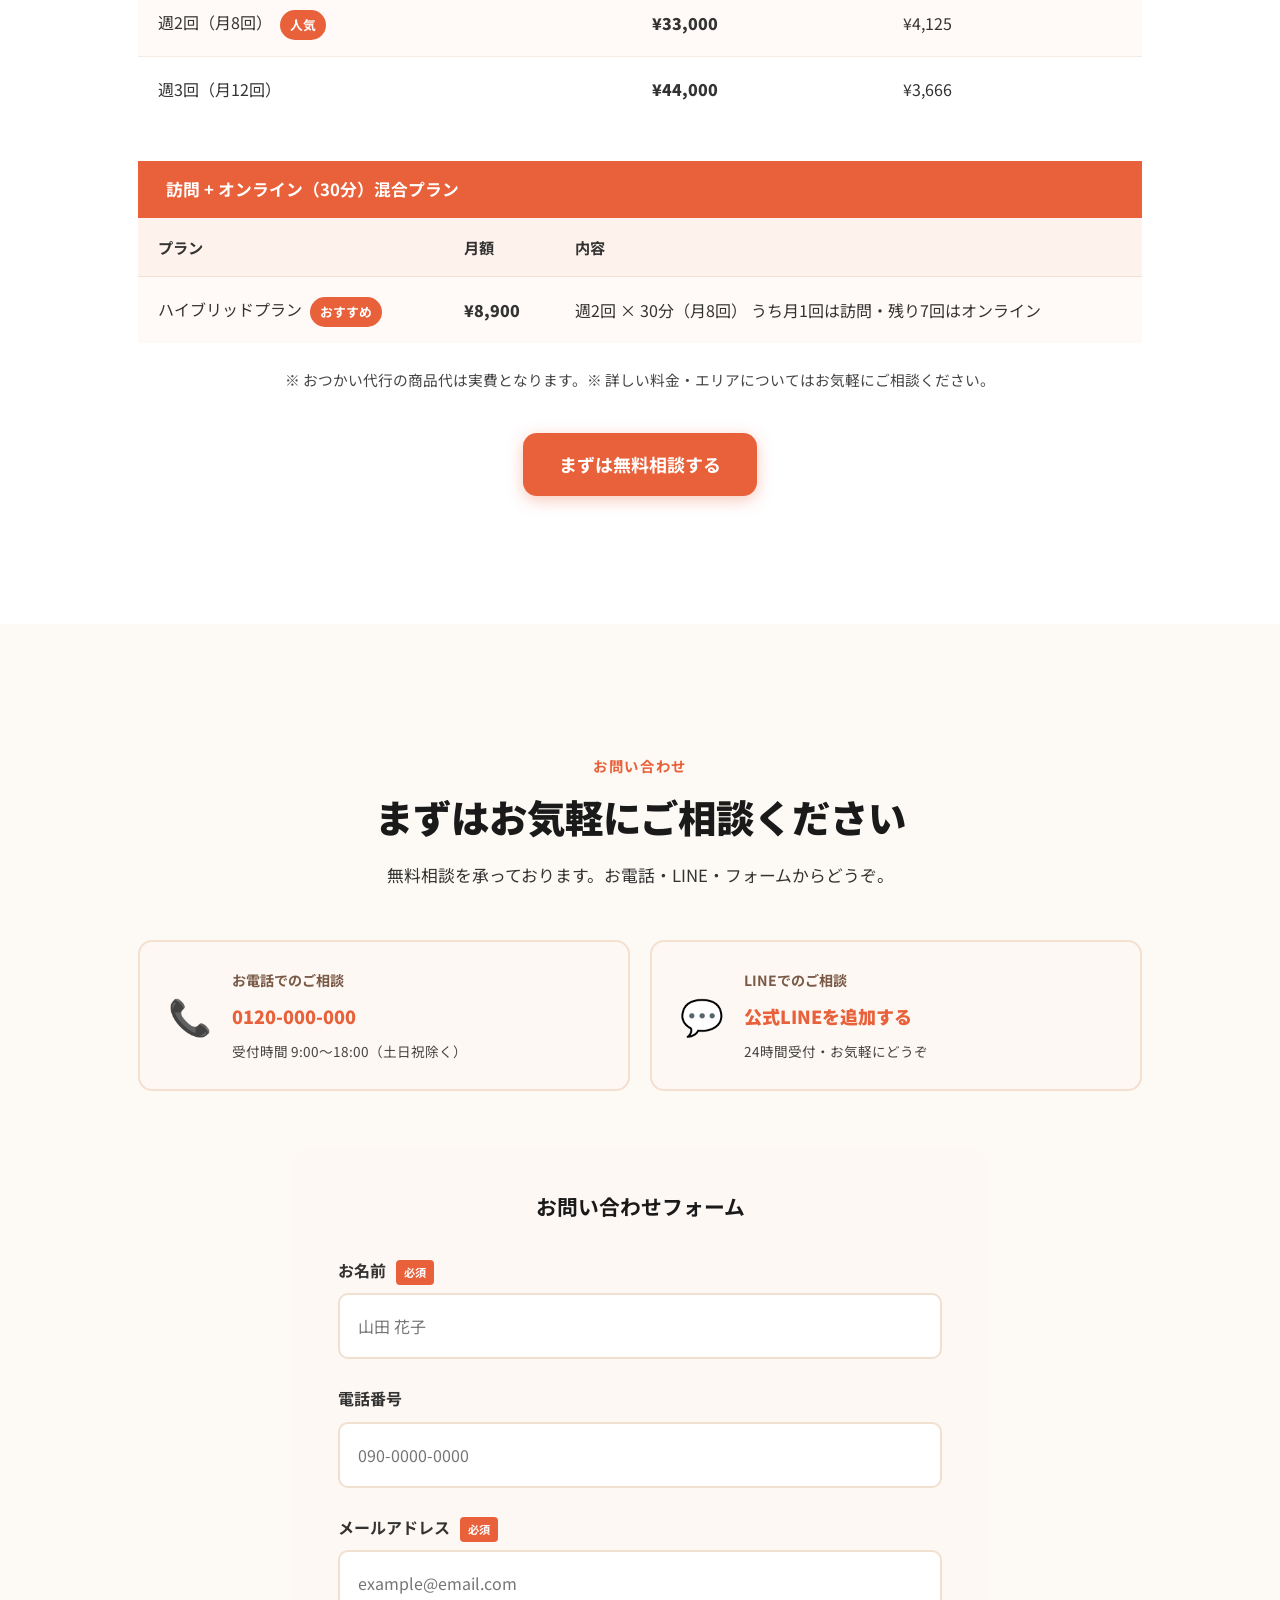
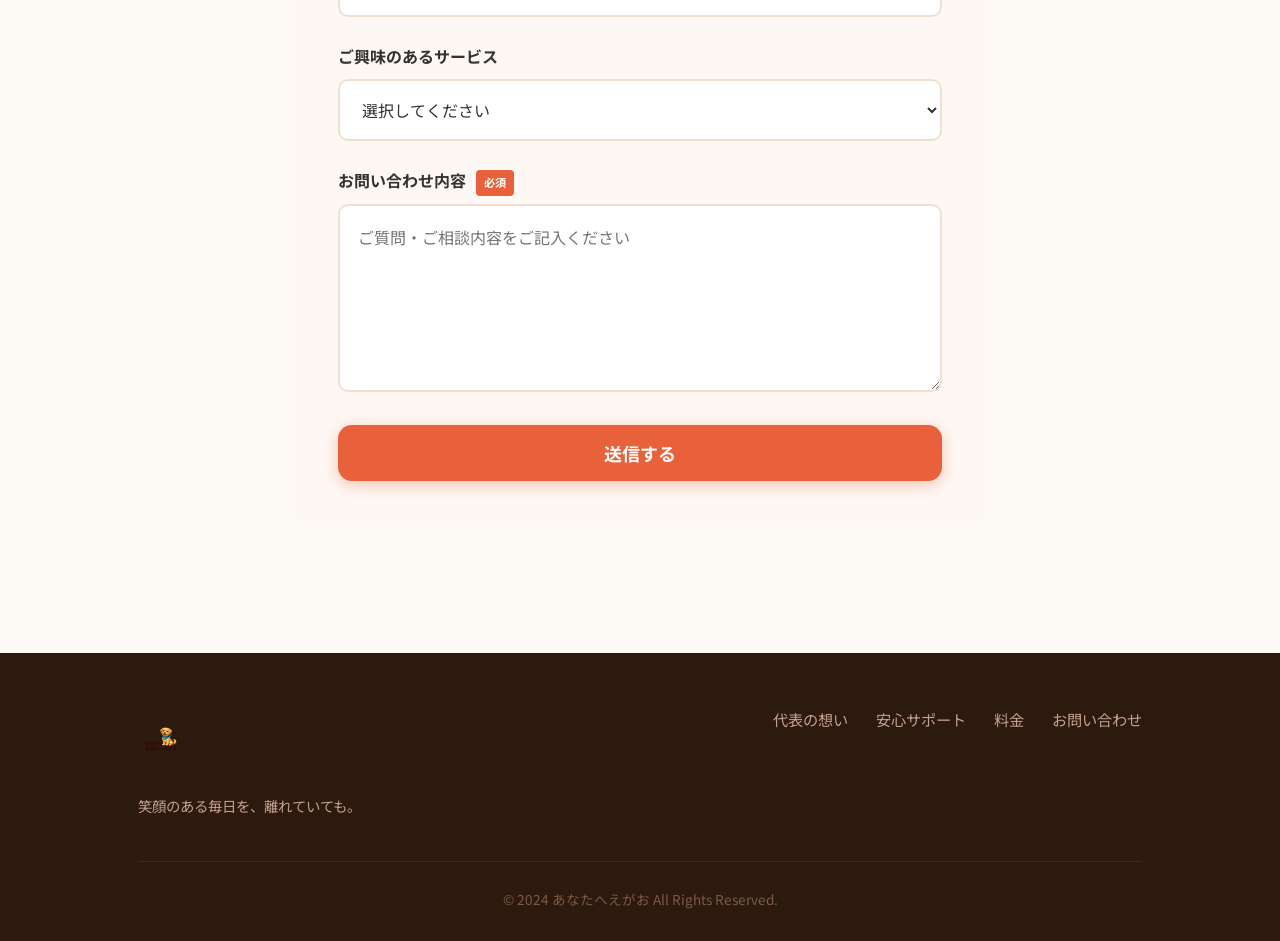
<file: index_v5.html>
<!DOCTYPE html>
<html lang="ja">
<head>
  <meta charset="UTF-8" />
  <meta name="viewport" content="width=device-width, initial-scale=1.0, maximum-scale=1.0, user-scalable=no" />
  <title>あなたへえがお｜高齢者おしゃべりサービス</title>
  <link rel="stylesheet" href="style.css" />
  <link rel="stylesheet" href="style_v2.css" />
  <link rel="stylesheet" href="style_v4.css" />
  <link rel="stylesheet" href="style_v5.css" />
  <link rel="stylesheet" href="https://cdnjs.cloudflare.com/ajax/libs/font-awesome/6.5.1/css/all.min.css" />
  <link href="https://fonts.googleapis.com/css2?family=Noto+Sans+JP:wght@400;500;700;900&display=swap" rel="stylesheet" />
</head>
<body>

<!-- ヘッダー -->
<header class="header">
  <div class="header-inner">
    <div class="logo">
      <img src="logo.png" alt="あなたへえがお" class="logo-img" />
    </div>
    <nav class="nav">
      <a href="#story">代表の想い</a>
      <a href="#support">安心サポート</a>
      <a href="#price">料金</a>
      <a href="#flow">ご利用の流れ</a>
      <a href="#faq">FAQ</a>
      <a href="#contact">お問い合わせ</a>
    </nav>
    <button class="hamburger" id="hamburger" aria-label="メニュー">
      <span></span><span></span><span></span>
    </button>
  </div>
  <nav class="sp-nav" id="spNav">
    <a href="#story" onclick="closeMenu()">代表の想い</a>
    <a href="#support" onclick="closeMenu()">安心サポート</a>
    <a href="#price" onclick="closeMenu()">料金</a>
    <a href="#flow" onclick="closeMenu()">ご利用の流れ</a>
    <a href="#contact" onclick="closeMenu()">お問い合わせ</a>
    <a href="#contact" class="sp-nav-cta" onclick="closeMenu()">📞 無料相談はこちら</a>
  </nav>
</header>

<!-- ① ヒーロー -->
<section class="hero">
  <div class="hero-slideshow">
    <div class="hero-slide active" style="background-image:url('photo1.png')"></div>
    <div class="hero-slide" style="background-image:url('photo2.png')"></div>
    <div class="hero-slide" style="background-image:url('photo3.png')"></div>
    <div class="hero-slide" style="background-image:url('photo4.png')"></div>
    <div class="hero-slide" style="background-image:url('photo5.png')"></div>
  </div>
  <div class="hero-overlay"></div>
  <div class="hero-inner">
    <p class="hero-sub">高齢者専門おしゃべりサービス</p>
    <h1 class="hero-title">
      笑顔のある毎日を、<br class="pc-only" />
      離れていても。
    </h1>
    <p class="hero-desc">
      <span style="display:inline-block;">お父さん、お母さんが</span><span style="display:inline-block;">元気でいるか</span><span style="display:inline-block;">心配では</span><span style="display:inline-block;">ありませんか？</span><br />
      <span style="display:inline-block;">えがおは、</span><span style="display:inline-block;">高齢者の</span><span style="display:inline-block;">おしゃべり相手を</span><span style="display:inline-block;">しながら、</span><br />
      <span style="display:inline-block;">離れて暮らす</span><span style="display:inline-block;">ご家族へ</span><span style="display:inline-block;">「安心」を</span><span style="display:inline-block;">お届けする</span><span style="display:inline-block;">サービスです。</span>
    </p>
    <div class="hero-btns">
      <a href="#contact" class="btn-primary">無料相談してみる</a>
      <a href="#support" class="btn-secondary">サポート内容を見る</a>
    </div>
  </div>
</section>

<!-- ② お悩み -->
<section class="problem">
  <div class="container">
    <p class="section-label">こんなお悩みはありませんか？</p>
    <h2 class="section-title">離れて暮らす親の<br class="sp-only" />「見えない不安」</h2>
    <div class="problem-grid">
      <div class="problem-card">
        <span class="problem-icon">📞</span>
        <p>電話しても「大丈夫」としか言わない</p>
      </div>
      <div class="problem-card">
        <span class="problem-icon">🏥</span>
        <p>薬をちゃんと飲んでいるか分からない</p>
      </div>
      <div class="problem-card">
        <span class="problem-icon">🧠</span>
        <p>認知症が始まっていないか心配</p>
      </div>
      <div class="problem-card">
        <span class="problem-icon">🦴</span>
        <p>転倒・骨折が怖い</p>
      </div>
      <div class="problem-card">
        <span class="problem-icon">💸</span>
        <p>詐欺・悪徳商法に引っかからないか</p>
      </div>
      <div class="problem-card">
        <span class="problem-icon">😔</span>
        <p>一人でいて寂しくしていないか</p>
      </div>
    </div>
  </div>
</section>

<!-- ③ 代表の想い（Story） -->
<section class="story" id="story">
  <div class="container">
    <div class="story-inner">

      <div class="story-photo">
        <div class="story-photo-frame">
          <span class="story-photo-emoji">👩</span>
          <p class="story-photo-caption">代表者写真<br />（準備中）</p>
        </div>
      </div>

      <div class="story-content">
        <p class="section-label story-label">代表の想い</p>
        <h2 class="story-heading">
          笑顔のある毎日を、<br class="sp-only" /><em>離れていても。</em>
        </h2>

        <p class="story-paragraph">
          <span style="display:inline-block;">私たちが大切にしているのは、</span><span style="display:inline-block;">ただの「見守り」では</span><span style="display:inline-block;">ありません。</span><span style="display:inline-block;">おしゃべりを通して、</span><span style="display:inline-block;">孤独感を解消し、</span><span style="display:inline-block;">心からの「笑顔」を</span><span style="display:inline-block;">引き出すことです。</span>
        </p>
        <p class="story-paragraph">
          <span style="display:inline-block;">離れて暮らす</span><span style="display:inline-block;">ご家族様の「安心」と、</span><span style="display:inline-block;">高齢者様の</span><span style="display:inline-block;">「自分らしい生活」の</span><span style="display:inline-block;">両立を目指し、</span><span style="display:inline-block;">お一人おひとりに</span><span style="display:inline-block;">寄り添った</span><span style="display:inline-block;">温かいサポートを</span><span style="display:inline-block;">お届けします。</span>
        </p>
        <p class="story-paragraph">
          <span style="display:inline-block;">地域に根差した</span><span style="display:inline-block;">サービスとして、</span><span style="display:inline-block;">皆様の</span><strong><span style="display:inline-block;">「心の架け橋」</span></strong><span style="display:inline-block;">となれるよう、</span><span style="display:inline-block;">誠心誠意</span><span style="display:inline-block;">努めてまいります。</span>
        </p>

        <div class="story-signature">
          <div class="story-sig-avatar">👩</div>
          <div>
            <p class="story-sig-name">代表　○○ ○子</p>
            <p class="story-sig-role">あなたへえがお 代表 ／ シニア傾聴師</p>
          </div>
        </div>
      </div>

    </div>
  </div>
</section>

<!-- ④ 11安心サポート（画像枠カードグリッド） -->
<section class="support-v5" id="support">
  <div class="container">
    <div class="support-intro">
      <p class="section-label">あなたへえがお便</p>
      <h2 class="section-title">11項目の<br class="sp-only" />安心サポート</h2>
      <p class="section-desc"><span style="display:inline-block;">ただのおしゃべりでは</span><span style="display:inline-block;">ありません。</span><span style="display:inline-block;">会話の中に、</span><span style="display:inline-block;">ご家族を安心させる</span><span style="display:inline-block;">仕組みが</span><span style="display:inline-block;">詰まっています。</span></p>
    </div>

    <div class="support-cards-v5">

      <div class="support-card-v5">
        <div class="support-card-img">
          <span class="support-img-scene-emoji">📋</span>
          <p class="support-img-scene-label">スタッフが毎回チェック</p>
        </div>
        <div class="support-card-body">
          <p class="support-card-num">01</p>
          <h3 class="support-card-title">家族への「見守りレポート」</h3>
          <p class="support-card-desc"><span style="display:inline-block;">顔色・認知症のサイン・</span><span style="display:inline-block;">冷蔵庫の中などを</span><span style="display:inline-block;">チェックし、</span><span style="display:inline-block;">毎回詳細なレポートを</span><span style="display:inline-block;">離れて暮らす</span><span style="display:inline-block;">ご家族へ</span><span style="display:inline-block;">お届けします。</span></p>
        </div>
      </div>

      <div class="support-card-v5">
        <div class="support-card-img">
          <span class="support-img-scene-emoji">🔔</span>
          <p class="support-img-scene-label">リアルタイム報告</p>
        </div>
        <div class="support-card-body">
          <p class="support-card-num">02</p>
          <h3 class="support-card-title">家族への「行動レポート」</h3>
          <p class="support-card-desc"><span style="display:inline-block;">「今から行きます」</span><span style="display:inline-block;">「着きました」</span><span style="display:inline-block;">「終わりました」と</span><span style="display:inline-block;">リアルタイムに報告。</span><span style="display:inline-block;">会話場面の録画も</span><span style="display:inline-block;">お送りします。</span></p>
        </div>
      </div>

      <div class="support-card-v5">
        <div class="support-card-img">
          <span class="support-img-scene-emoji">💊</span>
          <p class="support-img-scene-label">薬の飲み忘れを防ぐ</p>
        </div>
        <div class="support-card-body">
          <p class="support-card-num">03</p>
          <h3 class="support-card-title">お薬カレンダーのチェック</h3>
          <p class="support-card-desc"><span style="display:inline-block;">今日の薬が</span><span style="display:inline-block;">飲まれているかを</span><span style="display:inline-block;">カレンダーで確認し、</span><span style="display:inline-block;">ご家族へ報告。</span><span style="display:inline-block;">薬の飲み忘れという</span><span style="display:inline-block;">大きな悩みを</span><span style="display:inline-block;">解決します。</span></p>
        </div>
      </div>

      <div class="support-card-v5">
        <div class="support-card-img">
          <span class="support-img-scene-emoji">📱</span>
          <p class="support-img-scene-label">孫とビデオ通話できた！</p>
        </div>
        <div class="support-card-body">
          <p class="support-card-num">04</p>
          <h3 class="support-card-title">スマホレッスン</h3>
          <p class="support-card-desc"><span style="display:inline-block;">会話の中で</span><span style="display:inline-block;">スマホの使い方を</span><span style="display:inline-block;">レッスン。</span><span style="display:inline-block;">目標は</span><span style="display:inline-block;">「子供・孫と</span><span style="display:inline-block;">LINEテレビ電話が</span><span style="display:inline-block;">できるようになること」</span><span style="display:inline-block;">です。</span></p>
        </div>
      </div>

      <div class="support-card-v5">
        <div class="support-card-img">
          <span class="support-img-scene-emoji">🛍️</span>
          <p class="support-img-scene-label">重いものはお任せ</p>
        </div>
        <div class="support-card-body">
          <p class="support-card-num">05</p>
          <h3 class="support-card-title">おつかい代行</h3>
          <p class="support-card-desc"><span style="display:inline-block;">お水やお米など</span><span style="display:inline-block;">重いものを</span><span style="display:inline-block;">スタッフが</span><span style="display:inline-block;">訪問の途中に</span><span style="display:inline-block;">購入して</span><span style="display:inline-block;">お届けします</span><span style="display:inline-block;">（商品代は実費）。</span></p>
        </div>
      </div>

      <div class="support-card-v5">
        <div class="support-card-img">
          <span class="support-img-scene-emoji">📖</span>
          <p class="support-img-scene-label">懐かしい思い出を記録</p>
        </div>
        <div class="support-card-body">
          <p class="support-card-num">06</p>
          <h3 class="support-card-title">昔の思い出レポート</h3>
          <p class="support-card-desc"><span style="display:inline-block;">会話で出た</span><span style="display:inline-block;">「若い頃の楽しかった話」</span><span style="display:inline-block;">「子育ての思い出」を</span><span style="display:inline-block;">記録し、</span><span style="display:inline-block;">月1回</span><span style="display:inline-block;">ご家族へお届けします。</span><span style="display:inline-block;">エンディングノートの</span><span style="display:inline-block;">代わりにもなります。</span></p>
        </div>
      </div>

      <div class="support-card-v5">
        <div class="support-card-img">
          <span class="support-img-scene-emoji">🛡️</span>
          <p class="support-img-scene-label">詐欺から守る</p>
        </div>
        <div class="support-card-body">
          <p class="support-card-num">07</p>
          <h3 class="support-card-title">詐欺・悪徳商法の防犯チェック</h3>
          <p class="support-card-desc"><span style="display:inline-block;">「最近変な電話は</span><span style="display:inline-block;">ありましたか？」などの</span><span style="display:inline-block;">会話から</span><span style="display:inline-block;">不審な郵便物・</span><span style="display:inline-block;">請求書をチェック。</span><span style="display:inline-block;">不審な点があれば</span><span style="display:inline-block;">即座にご家族へ</span><span style="display:inline-block;">アラートを出します。</span></p>
        </div>
      </div>

      <div class="support-card-v5">
        <div class="support-card-img">
          <span class="support-img-scene-emoji">🚶</span>
          <p class="support-img-scene-label">転倒・骨折を未然に防ぐ</p>
        </div>
        <div class="support-card-body">
          <p class="support-card-num">08</p>
          <h3 class="support-card-title">転倒防止の導線チェック</h3>
          <p class="support-card-desc"><span style="display:inline-block;">足元の延長コードや</span><span style="display:inline-block;">滑りやすいマットなど、</span><span style="display:inline-block;">転倒・骨折の</span><span style="display:inline-block;">原因になるものを</span><span style="display:inline-block;">確認し、</span><span style="display:inline-block;">安全な場所へ</span><span style="display:inline-block;">移動します。</span></p>
        </div>
      </div>

      <div class="support-card-v5">
        <div class="support-card-img">
          <span class="support-img-scene-emoji">🔦</span>
          <p class="support-img-scene-label">いざという時も安心</p>
        </div>
        <div class="support-card-body">
          <p class="support-card-num">09</p>
          <h3 class="support-card-title">防災グッズ・備蓄チェック</h3>
          <p class="support-card-desc"><span style="display:inline-block;">月1回、</span><span style="display:inline-block;">非常食・水の賞味期限や</span><span style="display:inline-block;">懐中電灯の電池を確認。</span><span style="display:inline-block;">「いざという時も</span><span style="display:inline-block;">大丈夫」という</span><span style="display:inline-block;">安心を</span><span style="display:inline-block;">ご家族へ</span><span style="display:inline-block;">お届けします。</span></p>
        </div>
      </div>

      <div class="support-card-v5">
        <div class="support-card-img">
          <span class="support-img-scene-emoji">🥗</span>
          <p class="support-img-scene-label">食事内容を把握</p>
        </div>
        <div class="support-card-body">
          <p class="support-card-num">10</p>
          <h3 class="support-card-title">栄養の偏りレポート</h3>
          <p class="support-card-desc"><span style="display:inline-block;">「この1週間、</span><span style="display:inline-block;">何を食べましたか？」という</span><span style="display:inline-block;">会話から</span><span style="display:inline-block;">食事内容を把握し、</span><span style="display:inline-block;">栄養の偏りを</span><span style="display:inline-block;">ご家族へ報告。</span><span style="display:inline-block;">親の健康寿命を</span><span style="display:inline-block;">延ばします。</span></p>
        </div>
      </div>

      <div class="support-card-v5">
        <div class="support-card-img">
          <span class="support-img-scene-emoji">🖼️</span>
          <p class="support-img-scene-label">アルバムを一緒に整理</p>
        </div>
        <div class="support-card-body">
          <p class="support-card-num">11</p>
          <h3 class="support-card-title">写真整理・生前整理サポート</h3>
          <p class="support-card-desc"><span style="display:inline-block;">昔のアルバムを</span><span style="display:inline-block;">一緒に見ながら</span><span style="display:inline-block;">おしゃべり。</span><span style="display:inline-block;">写真のデータ化や</span><span style="display:inline-block;">整理も少しずつ</span><span style="display:inline-block;">進めます。</span><span style="display:inline-block;">子供世代が悩む</span><span style="display:inline-block;">「実家の片付け」を</span><span style="display:inline-block;">自然に解決します。</span></p>
        </div>
      </div>

    </div>
  </div>
</section>

<!-- 対象エリア（コンパクト） -->
<div class="area-compact">
  <div class="container">
    <div class="area-compact-inner">
      <span class="area-compact-icon">📍</span>
      <div class="area-compact-text">
        <p class="area-compact-name">現在のサービスエリア：兵庫県 宝塚市内 全域</p>
        <p class="area-compact-note">※ 宝塚市外の近隣エリアへの拡大も順次検討中です。現時点では市内のみの訪問対応となりますのでご了承ください。</p>
      </div>
    </div>
  </div>
</div>

<!-- ⑤ ご利用の流れ -->
<section class="flow" id="flow">
  <div class="container">
    <p class="section-label">ご利用の流れ</p>
    <h2 class="section-title">お申し込みから<br class="sp-only" />サービス開始まで</h2>
    <p class="section-desc">初めての方も安心。丁寧にご案内します。</p>
    <div class="flow-steps">

      <div class="flow-step">
        <div class="flow-num">1</div>
        <div class="flow-icon">📞</div>
        <h4>お問い合わせ</h4>
        <p><span style="display:inline-block;">お電話・LINE・フォームから</span><span style="display:inline-block;">お気軽にご連絡ください。</span><span style="display:inline-block;">サービス内容や</span><span style="display:inline-block;">不明な点を</span><span style="display:inline-block;">ご説明します。</span></p>
      </div>

      <div class="flow-arrow">▼</div>

      <div class="flow-step">
        <div class="flow-num">2</div>
        <div class="flow-icon">📋</div>
        <h4>情報のご登録</h4>
        <p><span style="display:inline-block;">お名前・電話番号・</span><span style="display:inline-block;">メールアドレスなど、</span><span style="display:inline-block;">基本情報を</span><span style="display:inline-block;">ご登録いただきます。</span></p>
      </div>

      <div class="flow-arrow">▼</div>

      <div class="flow-step">
        <div class="flow-num">3</div>
        <div class="flow-icon">💬</div>
        <h4>打ち合わせ・<br />プラン確定</h4>
        <p><span style="display:inline-block;">ご希望の頻度や</span><span style="display:inline-block;">内容をお伺いし、</span><span style="display:inline-block;">ぴったりのプランを</span><span style="display:inline-block;">ご提案します。</span></p>
      </div>

      <div class="flow-arrow">▼</div>

      <div class="flow-step">
        <div class="flow-num">4</div>
        <div class="flow-icon">💳</div>
        <h4>料金のお支払い</h4>
        <p><span style="display:inline-block;">銀行振込にて</span><span style="display:inline-block;">前払いをお願いしております。</span><span style="display:inline-block;">入金確認後に</span><span style="display:inline-block;">正式なご予約確定と</span><span style="display:inline-block;">なります。</span></p>
      </div>

      <div class="flow-arrow">▼</div>

      <div class="flow-step">
        <div class="flow-num">5</div>
        <div class="flow-icon">😊</div>
        <h4>サービス開始</h4>
        <p><span style="display:inline-block;">お約束の日時に</span><span style="display:inline-block;">スタッフが訪問。</span><span style="display:inline-block;">心を込めて</span><span style="display:inline-block;">おしゃべりや</span><span style="display:inline-block;">サポートをいたします。</span></p>
      </div>

    </div>
  </div>
</section>

<!-- ⑥ FAQ + 料金 -->
<div class="faq-price-block">

  <!-- よくあるご質問 -->
  <section class="faq" id="faq">
    <div class="container">
      <p class="section-label">よくあるご質問</p>
      <h2 class="section-title">FAQ</h2>
      <div class="faq-list">

        <details class="faq-item">
          <summary class="faq-q">どんなスタッフが来ますか？</summary>
          <p class="faq-a"><span style="display:inline-block;">当社の研修を受けた、</span><span style="display:inline-block;">傾聴スキルを持つ</span><span style="display:inline-block;">スタッフが伺います。</span><span style="display:inline-block;">プライバシーを厳守し、</span><span style="display:inline-block;">安心してお話しいただけるよう</span><span style="display:inline-block;">誠実に対応いたします。</span></p>
        </details>

        <details class="faq-item">
          <summary class="faq-q">おしゃべりが苦手でも大丈夫ですか？</summary>
          <p class="faq-a"><span style="display:inline-block;">もちろん大丈夫です。</span><span style="display:inline-block;">スタッフがお客様の</span><span style="display:inline-block;">ペースに合わせて</span><span style="display:inline-block;">お話を引き出しますので、</span><span style="display:inline-block;">無理に話す</span><span style="display:inline-block;">必要はありません。</span><span style="display:inline-block;">ふと思い出したことなど、</span><span style="display:inline-block;">なんでも自由に</span><span style="display:inline-block;">お話しください。</span></p>
        </details>

        <details class="faq-item">
          <summary class="faq-q">お茶やお菓子の準備は必要ですか？</summary>
          <p class="faq-a">一切不要です。お気遣いなく、リラックスした状態でお待ちください。</p>
        </details>

        <details class="faq-item">
          <summary class="faq-q">会話の内容はすべて家族に報告されますか？</summary>
          <p class="faq-a"><span style="display:inline-block;">ご家族へは</span><span style="display:inline-block;">「お元気に過ごされていたか」</span><span style="display:inline-block;">「健康状態に変化はないか」</span><span style="display:inline-block;">といった見守り内容を</span><span style="display:inline-block;">報告します。</span><span style="display:inline-block;">会話の内容は</span><span style="display:inline-block;">尊厳を守るため</span><span style="display:inline-block;">プライバシーに</span><span style="display:inline-block;">十分配慮いたします。</span></p>
        </details>

        <details class="faq-item">
          <summary class="faq-q">支払い方法を教えてください。</summary>
          <p class="faq-a">銀行振込による前払い方式を採用しております。詳細はお申し込み時にご案内いたします。</p>
        </details>

      </div>
    </div>
  </section>

  <div class="section-divider"></div>

  <!-- 料金プラン -->
  <section class="price" id="price">
    <div class="container">
      <p class="section-label">料金プラン</p>
      <h2 class="section-title">あなたへえがお便<br class="sp-only" />料金プラン</h2>

      <div class="price-tables">

        <div class="price-block">
          <h3 class="price-block-title">訪問（50分）</h3>
          <table class="price-table">
            <thead>
              <tr>
                <th>プラン</th>
                <th>月額</th>
                <th>1回あたり</th>
              </tr>
            </thead>
            <tbody>
              <tr>
                <td data-label="プラン">週1回（月4回）</td>
                <td class="price-amount" data-label="月額">¥18,000</td>
                <td data-label="1回あたり">¥4,500</td>
              </tr>
              <tr class="price-popular">
                <td data-label="プラン">週2回（月8回）<span class="popular-badge">人気</span></td>
                <td class="price-amount" data-label="月額">¥33,000</td>
                <td data-label="1回あたり">¥4,125</td>
              </tr>
              <tr>
                <td data-label="プラン">週3回（月12回）</td>
                <td class="price-amount" data-label="月額">¥44,000</td>
                <td data-label="1回あたり">¥3,666</td>
              </tr>
            </tbody>
          </table>
        </div>

        <div class="price-block">
          <h3 class="price-block-title">訪問 + オンライン（30分）混合プラン</h3>
          <table class="price-table">
            <thead>
              <tr>
                <th>プラン</th>
                <th>月額</th>
                <th>内容</th>
              </tr>
            </thead>
            <tbody>
              <tr class="price-popular">
                <td data-label="プラン">ハイブリッドプラン<span class="popular-badge">おすすめ</span></td>
                <td class="price-amount" data-label="月額">¥8,900</td>
                <td data-label="内容"><span class="nowrap">週2回 × 30分（月8回）</span> うち月1回は訪問・残り7回はオンライン</td>
              </tr>
            </tbody>
          </table>
        </div>

      </div>

      <p class="price-note">※ おつかい代行の商品代は実費となります。※ 詳しい料金・エリアについてはお気軽にご相談ください。</p>

      <div class="price-cta">
        <a href="#contact" class="btn-primary">まずは無料相談する</a>
      </div>
    </div>
  </section>

</div>

<!-- ⑦ お問い合わせ -->
<section class="contact" id="contact">
  <div class="container">
    <p class="section-label">お問い合わせ</p>
    <h2 class="section-title">まずはお気軽に<br class="sp-only" />ご相談ください</h2>
    <p class="section-desc">無料相談を承っております。お電話・LINE・フォームからどうぞ。</p>

    <div class="contact-options">
      <a href="tel:0120-000-000" class="contact-card contact-tel">
        <span class="contact-icon">📞</span>
        <div>
          <p class="contact-label">お電話でのご相談</p>
          <p class="contact-info">0120-000-000</p>
          <p class="contact-hours">受付時間 9:00〜18:00（土日祝除く）</p>
        </div>
      </a>
      <a href="https://lin.ee/XXXXXXX" target="_blank" rel="noopener" class="contact-card contact-line">
        <span class="contact-icon">💬</span>
        <div>
          <p class="contact-label">LINEでのご相談</p>
          <p class="contact-info">公式LINEを追加する</p>
          <p class="contact-hours">24時間受付・お気軽にどうぞ</p>
        </div>
      </a>
    </div>

    <form class="contact-form" id="contactForm">
      <h3 class="form-title">お問い合わせフォーム</h3>
      <div class="form-row">
        <label for="name">お名前 <span class="required">必須</span></label>
        <input type="text" id="name" name="name" placeholder="山田 花子" required />
      </div>
      <div class="form-row">
        <label for="phone">電話番号</label>
        <input type="tel" id="phone" name="phone" placeholder="090-0000-0000" />
      </div>
      <div class="form-row">
        <label for="email">メールアドレス <span class="required">必須</span></label>
        <input type="email" id="email" name="email" placeholder="example@email.com" required />
      </div>
      <div class="form-row">
        <label for="service">ご興味のあるサービス</label>
        <select id="service" name="service">
          <option value="">選択してください</option>
          <option value="egaobinn">あなたへえがお便</option>
          <option value="match">えがおマッチ</option>
          <option value="school">シニア傾聴師 資格講座</option>
          <option value="other">その他・分からない</option>
        </select>
      </div>
      <div class="form-row">
        <label for="message">お問い合わせ内容 <span class="required">必須</span></label>
        <textarea id="message" name="message" rows="5" placeholder="ご質問・ご相談内容をご記入ください" required></textarea>
      </div>
      <button type="submit" class="btn-submit">送信する</button>
    </form>
  </div>
</section>

<!-- フッター -->
<footer class="footer">
  <div class="container">
    <div class="footer-inner">
      <div class="footer-brand">
        <img src="logo.png" alt="あなたへえがお" class="logo-img footer-logo-img" />
        <p class="footer-tagline">笑顔のある毎日を、離れていても。</p>
      </div>
      <div class="footer-links">
        <a href="#story">代表の想い</a>
        <a href="#support">安心サポート</a>
        <a href="#price">料金</a>
        <a href="#contact">お問い合わせ</a>
      </div>
    </div>
    <p class="footer-copy">&copy; 2024 あなたへえがお All Rights Reserved.</p>
  </div>
</footer>

<script>
  const hamburger = document.getElementById('hamburger');
  const spNav = document.getElementById('spNav');
  hamburger.addEventListener('click', () => {
    spNav.classList.toggle('open');
    hamburger.classList.toggle('active');
  });
  function closeMenu() {
    spNav.classList.remove('open');
    hamburger.classList.remove('active');
  }

  // スティッキーヘッダー：スクロール中のみ表示、停止1.5秒後に非表示
  const header = document.querySelector('.header');
  let hideTimer = null;

  function showHeader() {
    header.classList.remove('header-hidden');
  }
  function scheduleHide() {
    if (hideTimer) clearTimeout(hideTimer);
    hideTimer = setTimeout(() => {
      if (window.scrollY > 50) {
        header.classList.add('header-hidden');
      }
    }, 1500);
  }

  window.addEventListener('scroll', () => {
    if (window.scrollY > 10) {
      header.classList.add('scrolled');
      showHeader();
      scheduleHide();
    } else {
      // ページ最上部に戻ったら常に表示
      header.classList.remove('scrolled', 'header-hidden');
      if (hideTimer) clearTimeout(hideTimer);
    }
  }, { passive: true });

  // ヒーロー背景スライドショー（ふわっとフェード）
  const slides = document.querySelectorAll('.hero-slide');
  let current = 0;
  setInterval(() => {
    slides[current].classList.remove('active');
    current = (current + 1) % slides.length;
    slides[current].classList.add('active');
  }, 5000);

  // スムーススクロール
  document.querySelectorAll('a[href^="#"]').forEach(anchor => {
    anchor.addEventListener('click', function(e) {
      const target = document.querySelector(this.getAttribute('href'));
      if (target) {
        e.preventDefault();
        target.scrollIntoView({ behavior: 'smooth', block: 'start' });
      }
    });
  });
</script>

<!-- スマホ固定CTAボタン（FAB） -->
<div class="sp-fab">
  <a href="tel:0120000000" class="sp-fab-btn">
    <i class="fa-solid fa-phone sp-fab-icon"></i>
    <div class="sp-fab-text">
      <span class="sp-fab-label">電話で無料相談</span>
      <span class="sp-fab-number">0120-000-000</span>
      <span class="sp-fab-hours">受付：9時〜18時（土日祝除く）</span>
    </div>
  </a>
</div>

</body>
</html>
</file>
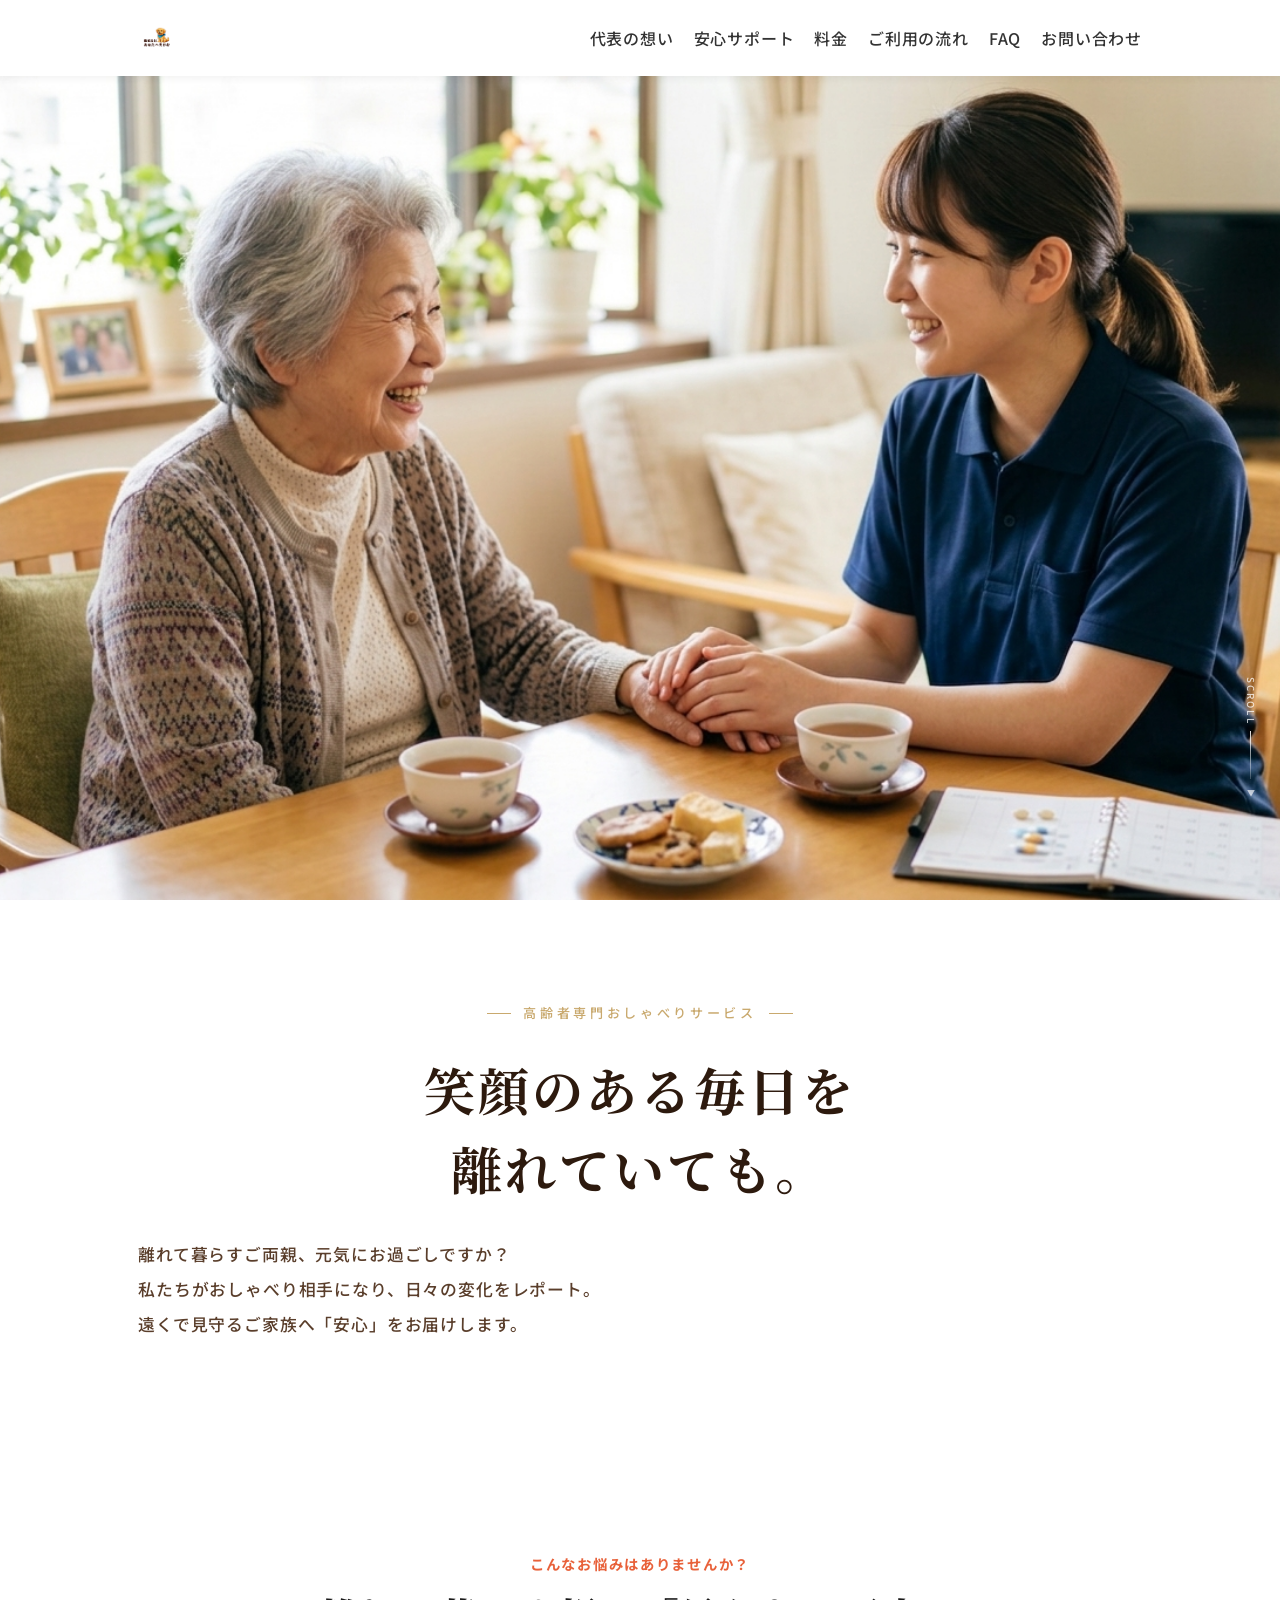
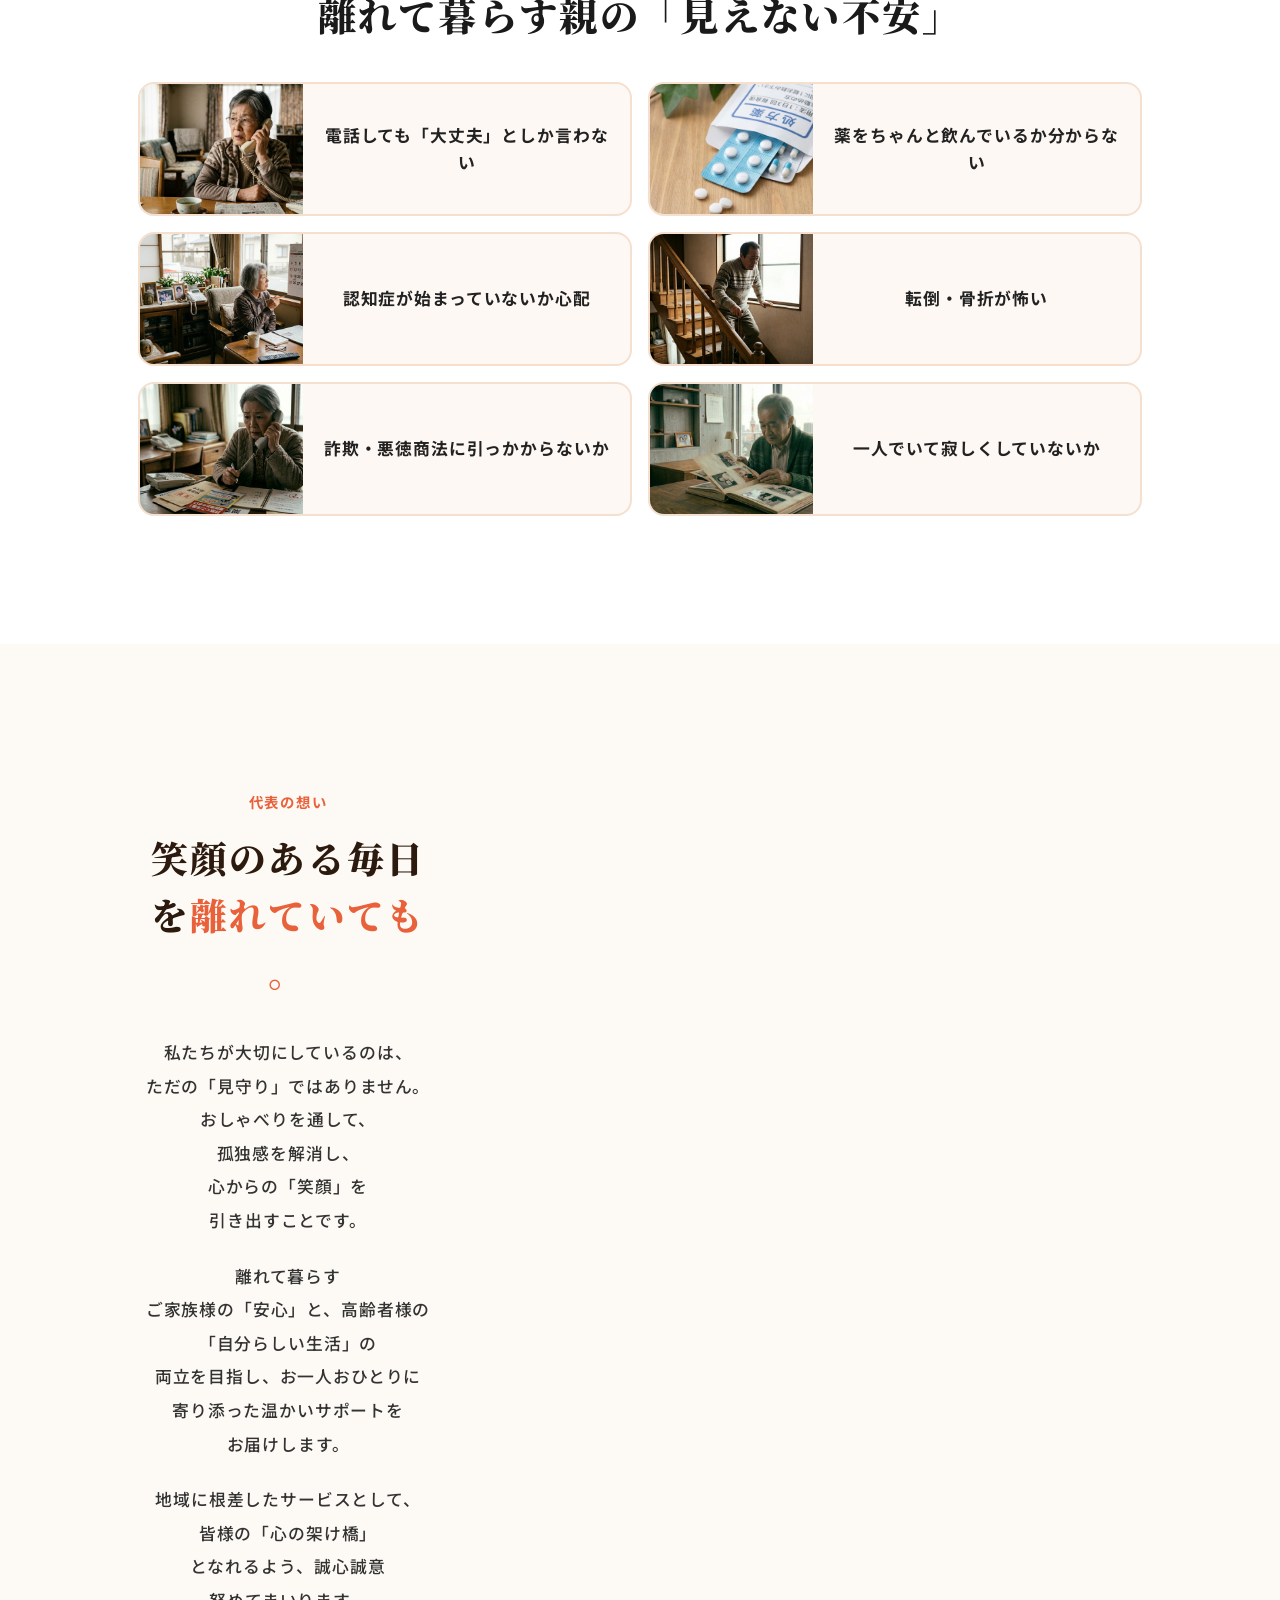
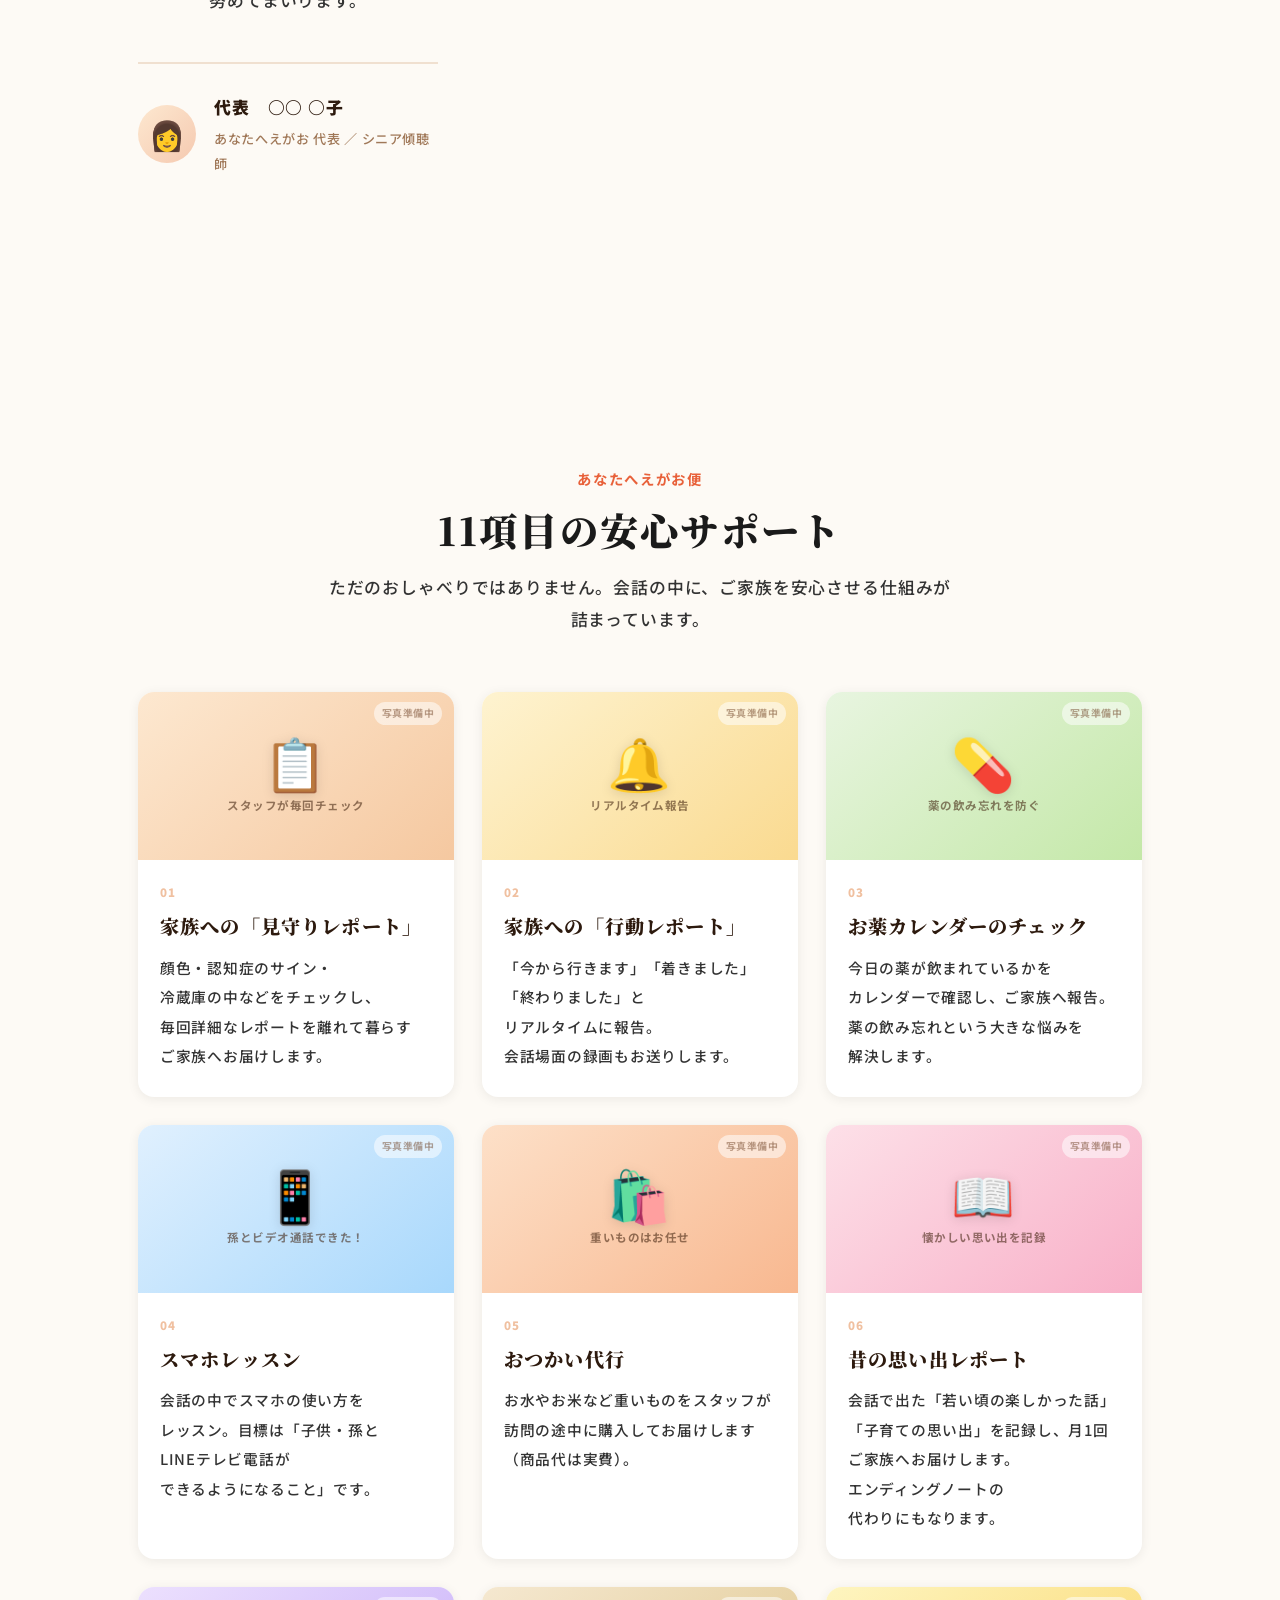
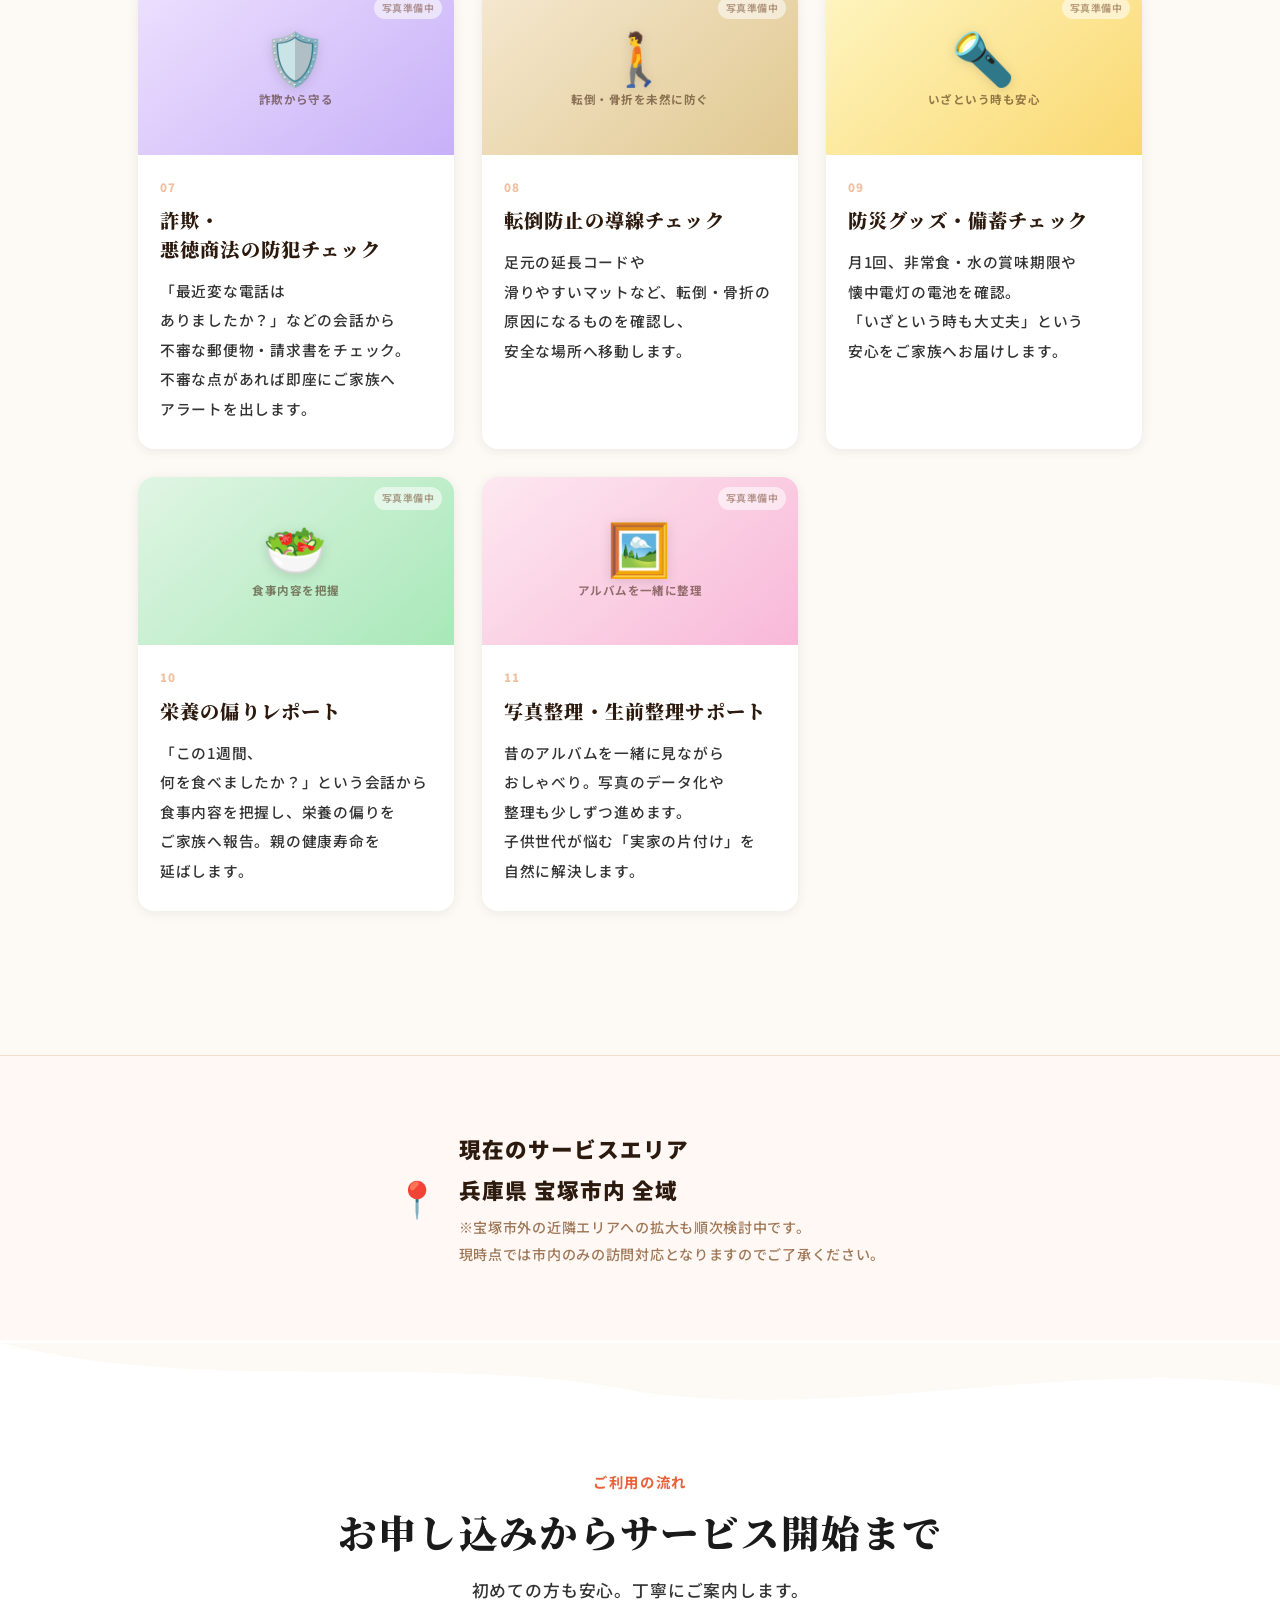
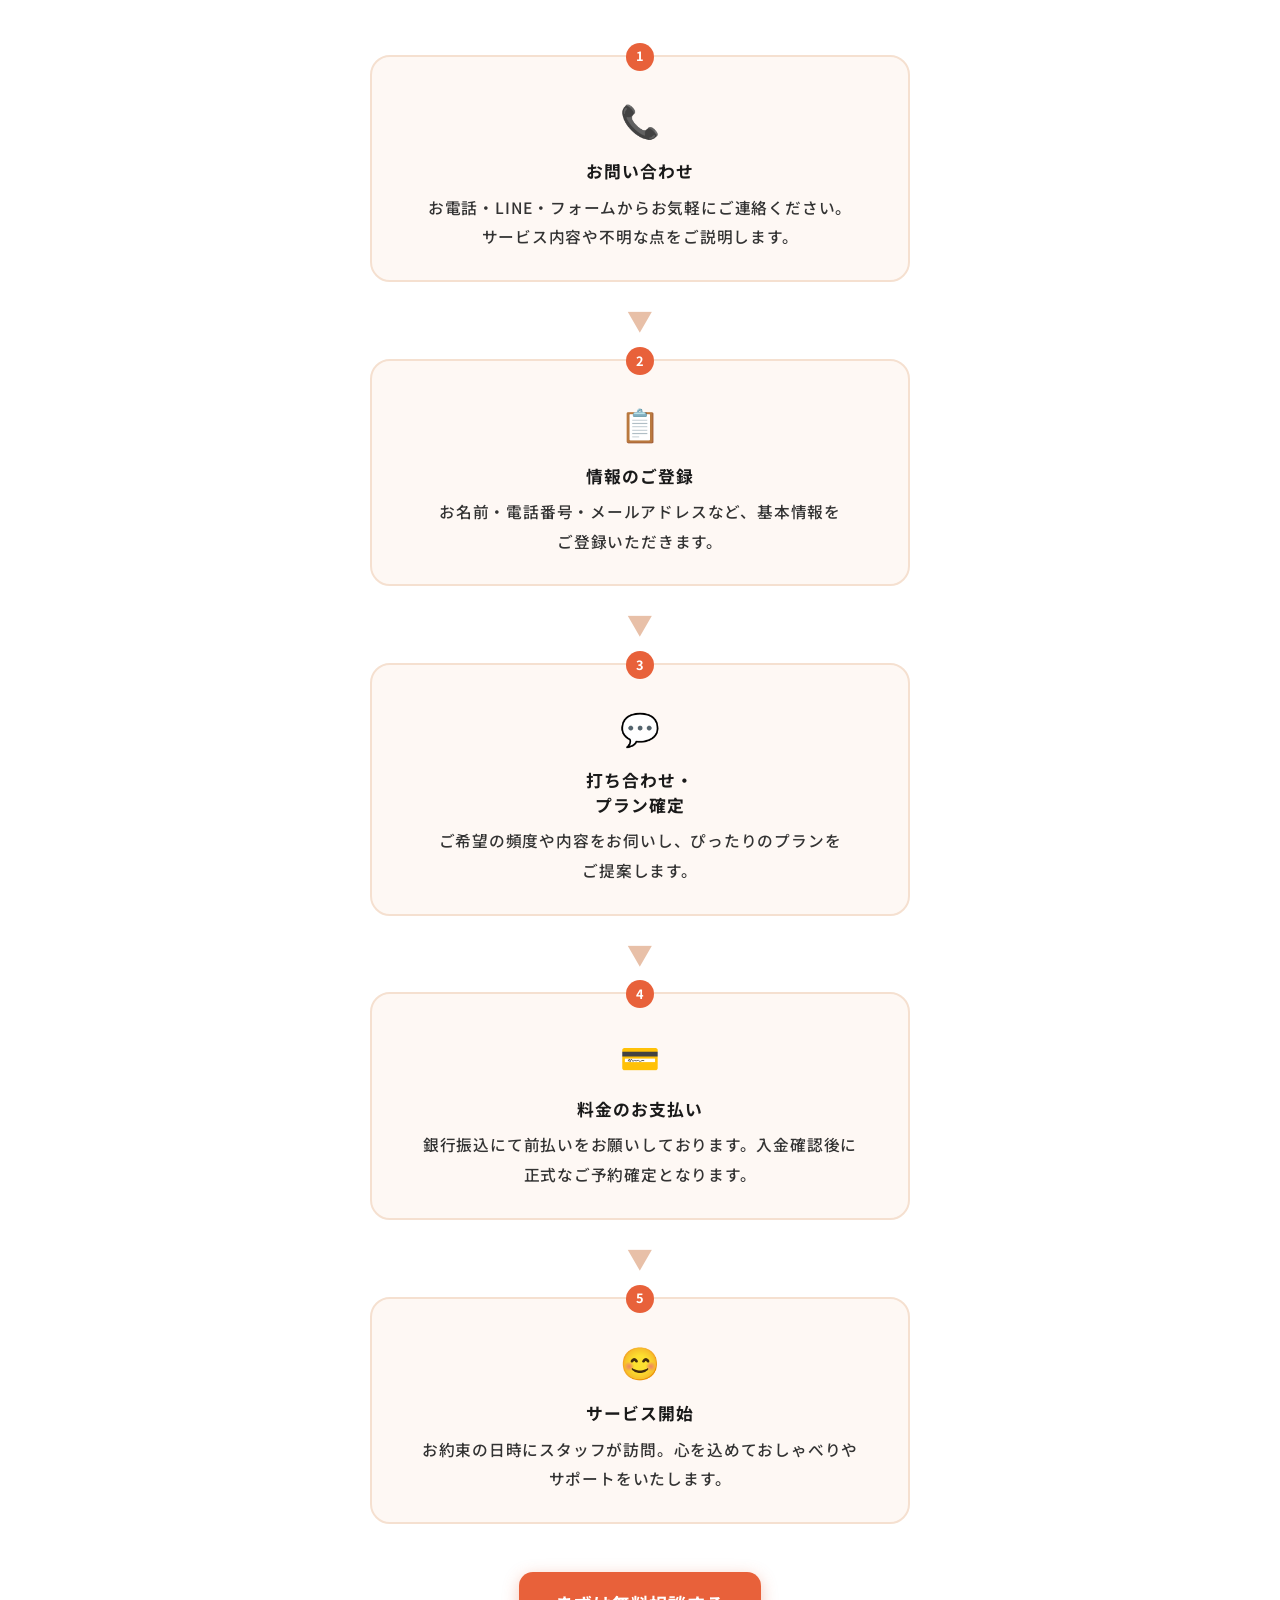
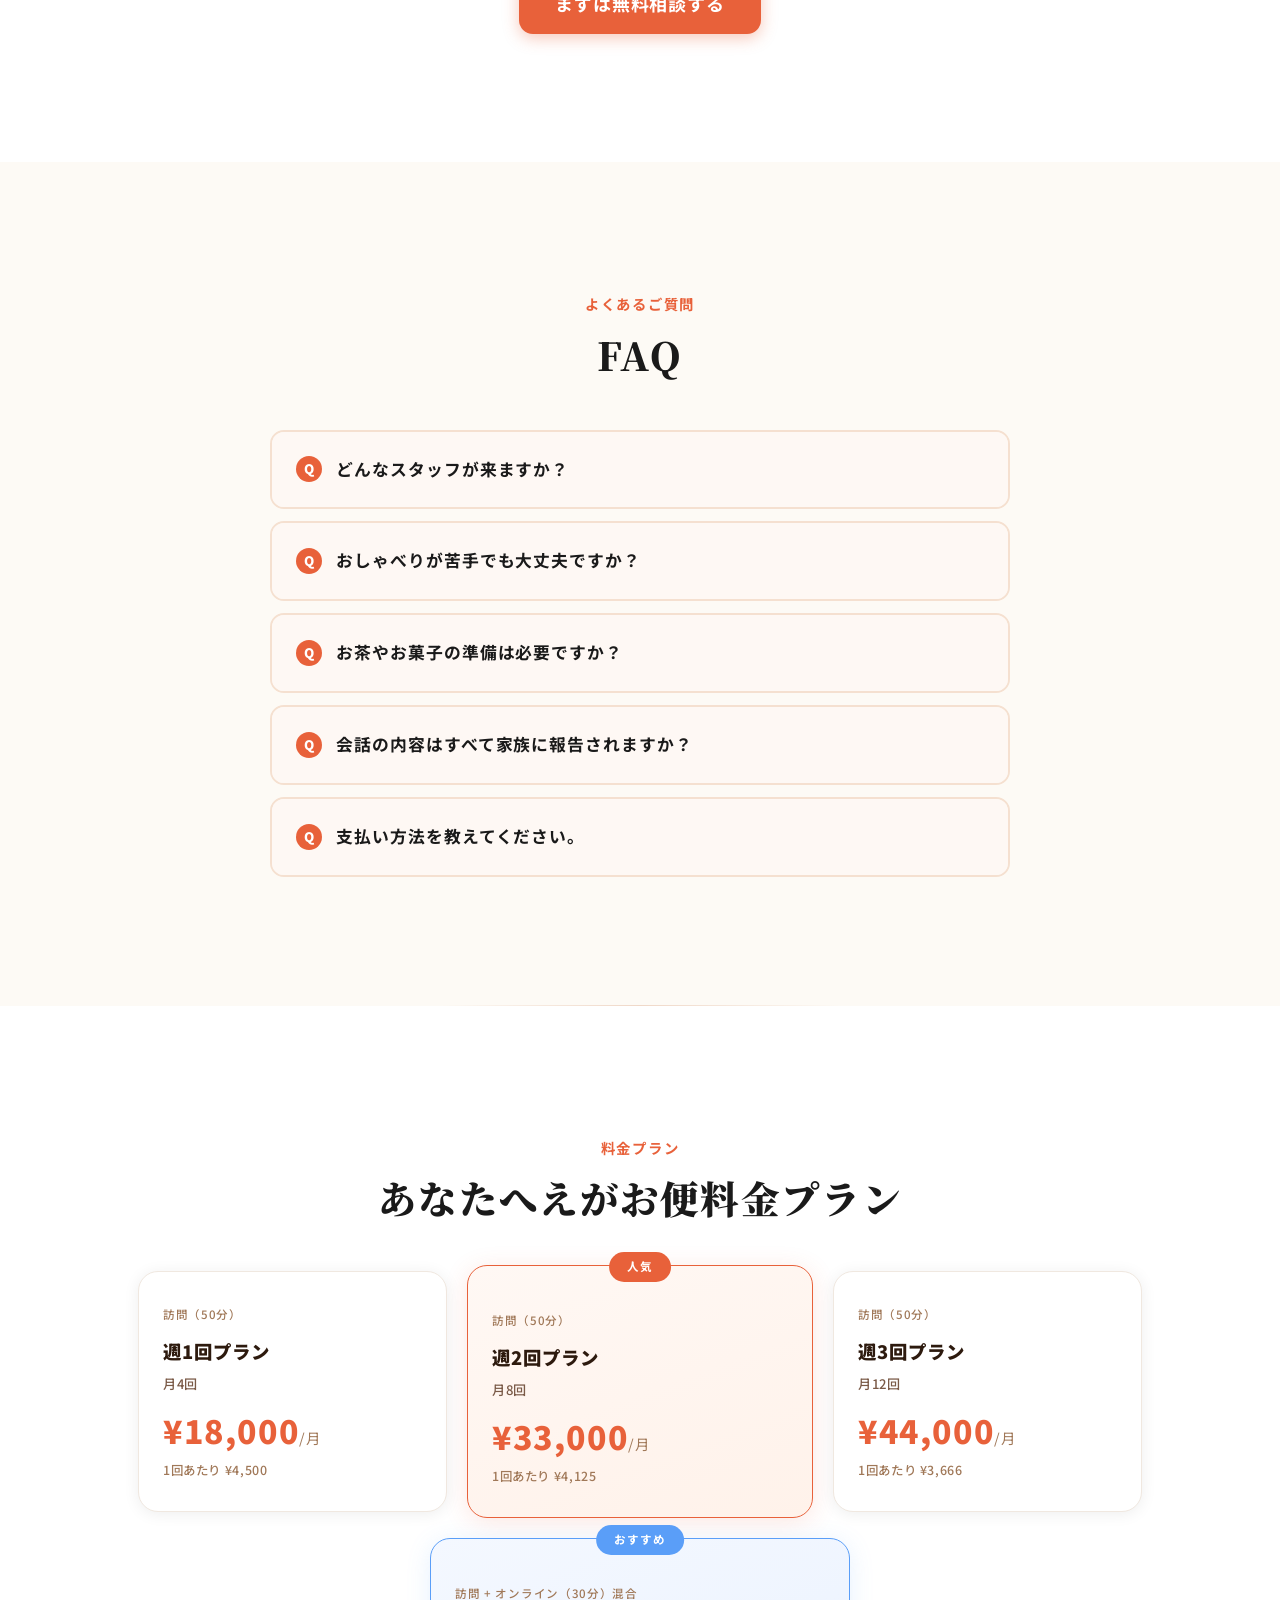
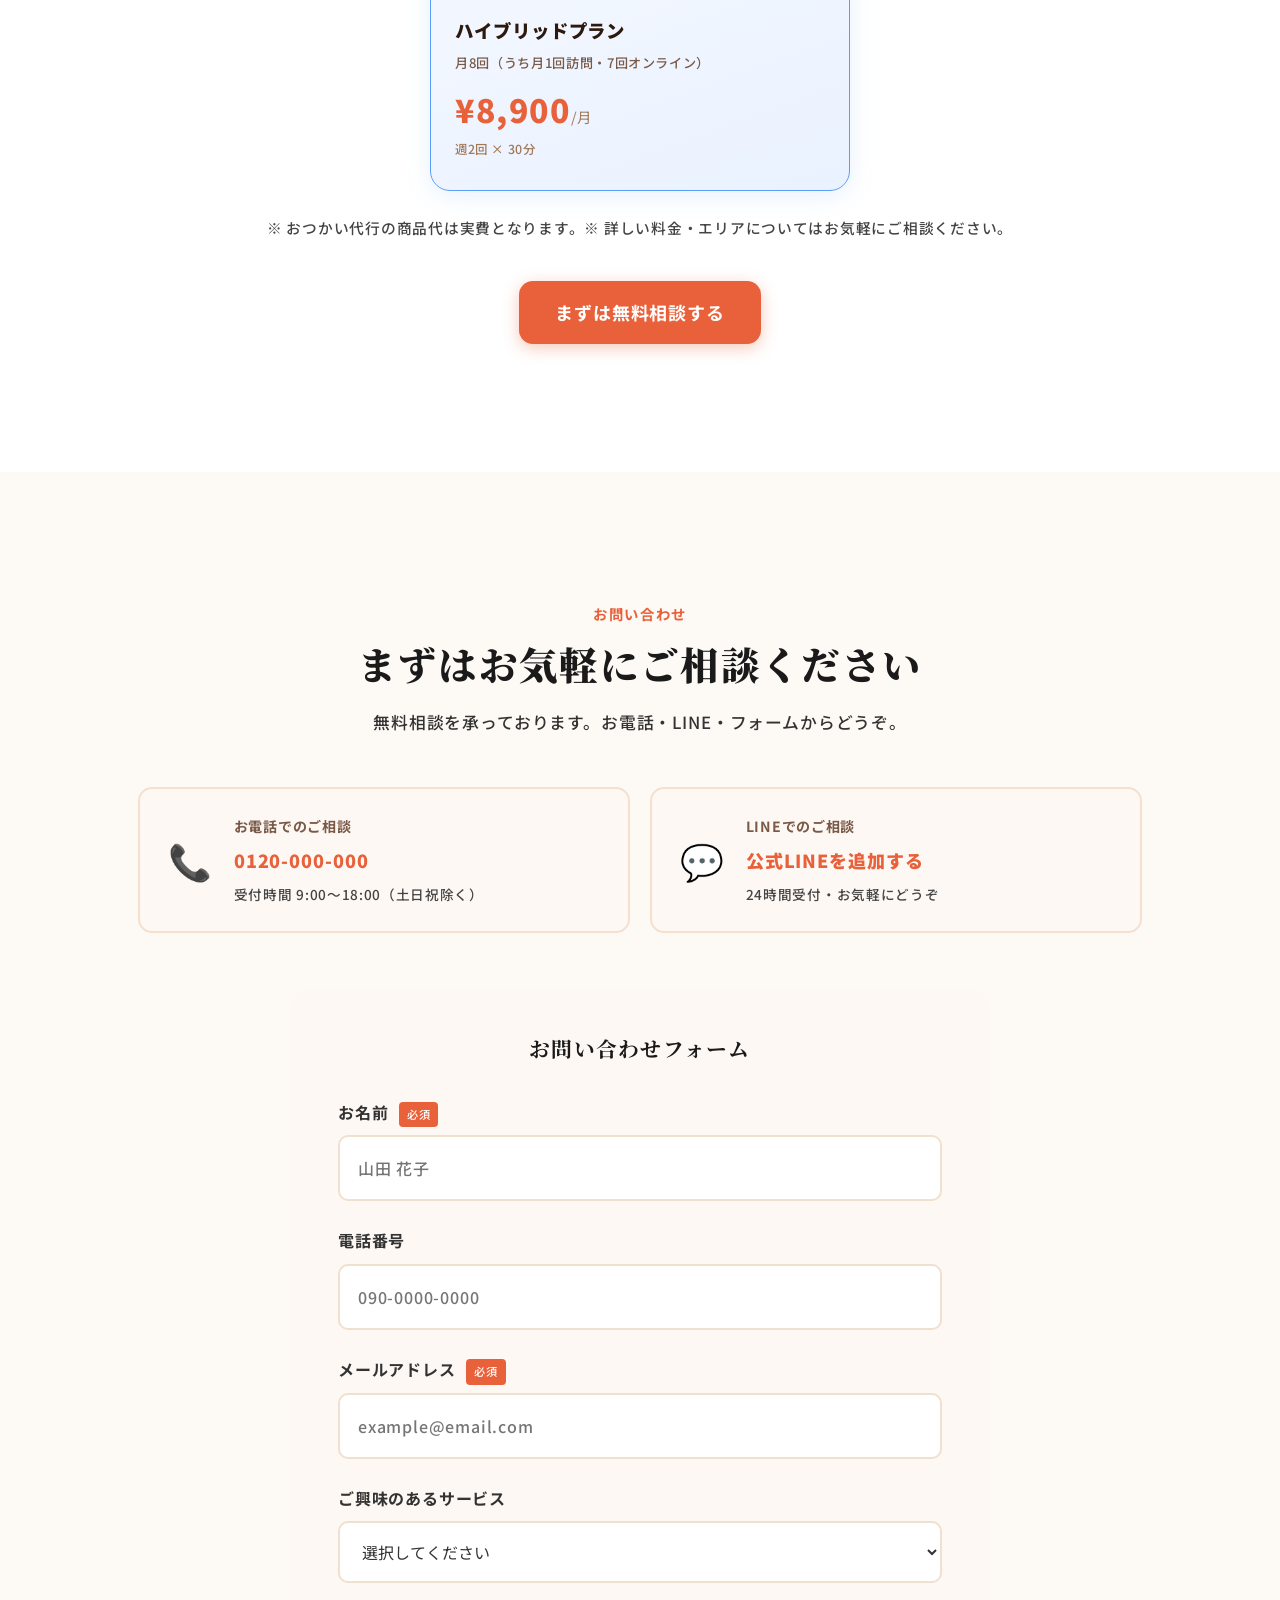
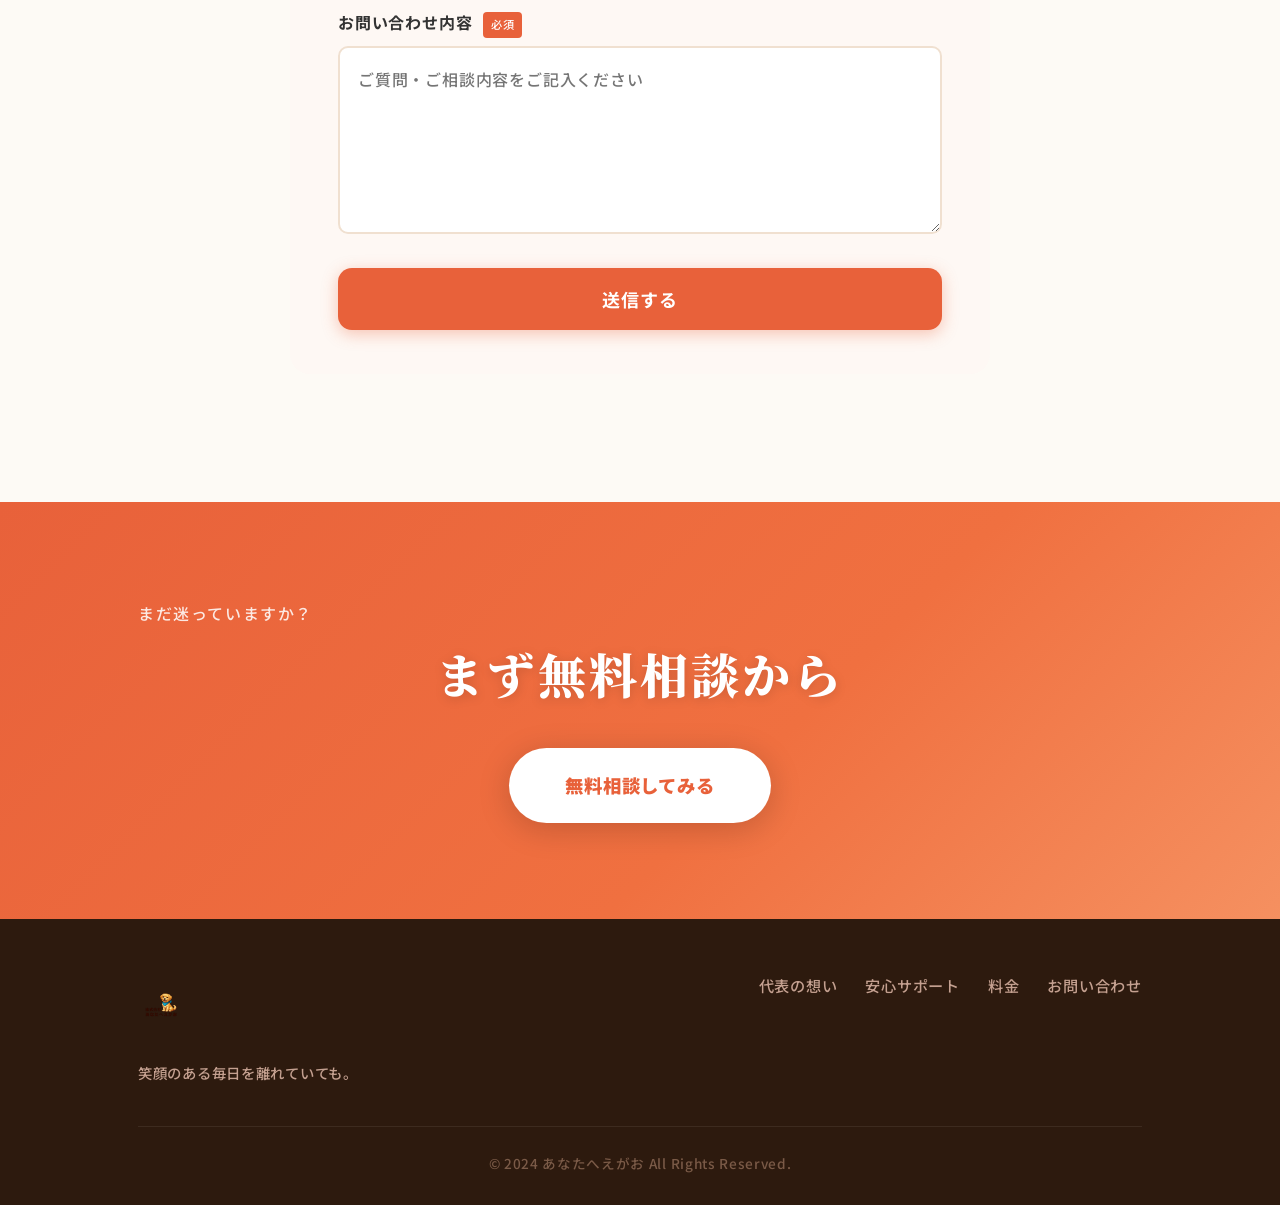
<file: index_v6.html>
<!DOCTYPE html>
<html lang="ja">
<head>
  <meta charset="UTF-8" />
  <meta name="viewport" content="width=device-width, initial-scale=1.0, maximum-scale=1.0, user-scalable=no" />
  <title>あなたへえがお｜高齢者おしゃべりサービス</title>
  <link rel="stylesheet" href="style.css" />
  <link rel="stylesheet" href="style_v2.css" />
  <link rel="stylesheet" href="style_v4.css" />
  <link rel="stylesheet" href="style_v5.css" />
  <link rel="stylesheet" href="style_v6.css" />
  <link rel="stylesheet" href="https://cdnjs.cloudflare.com/ajax/libs/font-awesome/6.5.1/css/all.min.css" />
  <link href="https://fonts.googleapis.com/css2?family=Noto+Sans+JP:wght@400;500;700;900&family=Noto+Serif+JP:wght@400;700&display=swap" rel="stylesheet" />
</head>
<body>

<!-- ヘッダー -->
<header class="header">
  <div class="header-inner">
    <div class="logo">
      <img src="logo.png" alt="あなたへえがお" class="logo-img" />
    </div>
    <nav class="nav">
      <a href="#story">代表の想い</a>
      <a href="#support">安心サポート</a>
      <a href="#price">料金</a>
      <a href="#flow">ご利用の流れ</a>
      <a href="#faq">FAQ</a>
      <a href="#contact">お問い合わせ</a>
    </nav>
    <button class="hamburger" id="hamburger" aria-label="メニュー">
      <span></span><span></span><span></span>
    </button>
  </div>
  <nav class="sp-nav" id="spNav">
    <a href="#story" onclick="closeMenu()">代表の想い</a>
    <a href="#support" onclick="closeMenu()">安心サポート</a>
    <a href="#price" onclick="closeMenu()">料金</a>
    <a href="#flow" onclick="closeMenu()">ご利用の流れ</a>
    <a href="#contact" onclick="closeMenu()">お問い合わせ</a>
    <a href="#contact" class="sp-nav-cta" onclick="closeMenu()">📞 無料相談はこちら</a>
  </nav>
</header>

<!-- ① ヒーロー -->
<section class="hero">
  <div class="hero-bg"></div>
  <div class="hero-white-overlay" id="heroWhiteOverlay"></div>
  <div class="scroll-indicator" id="scrollIndicator">
    <span class="scroll-indicator-text">SCROLL</span>
    <div class="scroll-indicator-line">
      <div class="scroll-indicator-bar"></div>
    </div>
    <span class="scroll-indicator-arrow">&#9660;</span>
  </div>
</section>

<!-- キャッチコピー -->
<section class="catchcopy">
  <div class="container">
    <p class="catchcopy-label">高齢者専門おしゃべりサービス</p>
    <h2 class="catchcopy-heading">
      笑顔のある毎日を<br />
      離れていても。
    </h2>
    <p class="catchcopy-desc">
      離れて暮らすご両親、元気にお過ごしですか？<br />
      私たちがおしゃべり相手になり、日々の変化をレポート。<br />
      遠くで見守るご家族へ「安心」をお届けします。
    </p>
  </div>
</section>

<!-- ② お悩み -->
<section class="problem">
  <div class="container">
    <p class="section-label">こんなお悩みはありませんか？</p>
    <h2 class="section-title">離れて暮らす親の<br class="sp-only" />「見えない不安」</h2>
    <div class="problem-grid">
      <div class="problem-card">
        <img src="./images/worry1.jpg" alt="電話しても大丈夫としか言わない" class="problem-card-img" />
        <div class="problem-card-body">
          <p>電話しても「大丈夫」としか言わない</p>
        </div>
      </div>
      <div class="problem-card">
        <img src="./images/worry2.jpg" alt="薬をちゃんと飲んでいるか分からない" class="problem-card-img" />
        <div class="problem-card-body">
          <p>薬をちゃんと飲んでいるか分からない</p>
        </div>
      </div>
      <div class="problem-card">
        <img src="./images/worry3.jpg" alt="認知症が始まっていないか心配" class="problem-card-img" />
        <div class="problem-card-body">
          <p>認知症が始まっていないか心配</p>
        </div>
      </div>
      <div class="problem-card">
        <img src="./images/worry4.jpg" alt="転倒・骨折が怖い" class="problem-card-img" />
        <div class="problem-card-body">
          <p>転倒・骨折が怖い</p>
        </div>
      </div>
      <div class="problem-card">
        <img src="./images/worry5.jpg" alt="詐欺・悪徳商法に引っかからないか" class="problem-card-img" />
        <div class="problem-card-body">
          <p>詐欺・悪徳商法に引っかからないか</p>
        </div>
      </div>
      <div class="problem-card">
        <img src="./images/worry6.jpg" alt="一人でいて寂しくしていないか" class="problem-card-img" />
        <div class="problem-card-body">
          <p>一人でいて寂しくしていないか</p>
        </div>
      </div>
    </div>
  </div>
</section>

<!-- ③ 代表の想い（Story） -->
<section class="story" id="story">
  <div class="container">
    <div class="story-inner">

      <!-- 代表者写真：準備中のため一時非表示 -->
      <div class="story-photo" style="display:none;">
        <div class="story-photo-frame">
          <span class="story-photo-emoji">👩</span>
          <p class="story-photo-caption">代表者写真<br />（準備中）</p>
        </div>
      </div>

      <div class="story-content">
        <p class="section-label story-label">代表の想い</p>
        <h2 class="story-heading">
          笑顔のある毎日を<br class="sp-only" /><em>離れていても。</em>
        </h2>

        <p class="story-paragraph">
          <span style="display:inline-block;">私たちが大切にしているのは、</span><span style="display:inline-block;">ただの「見守り」では</span><span style="display:inline-block;">ありません。</span><span style="display:inline-block;">おしゃべりを通して、</span><span style="display:inline-block;">孤独感を解消し、</span><span style="display:inline-block;">心からの「笑顔」を</span><span style="display:inline-block;">引き出すことです。</span>
        </p>
        <p class="story-paragraph">
          <span style="display:inline-block;">離れて暮らす</span><span style="display:inline-block;">ご家族様の「安心」と、</span><span style="display:inline-block;">高齢者様の</span><span style="display:inline-block;">「自分らしい生活」の</span><span style="display:inline-block;">両立を目指し、</span><span style="display:inline-block;">お一人おひとりに</span><span style="display:inline-block;">寄り添った</span><span style="display:inline-block;">温かいサポートを</span><span style="display:inline-block;">お届けします。</span>
        </p>
        <p class="story-paragraph">
          <span style="display:inline-block;">地域に根差した</span><span style="display:inline-block;">サービスとして、</span><span style="display:inline-block;">皆様の</span><strong><span style="display:inline-block;">「心の架け橋」</span></strong><span style="display:inline-block;">となれるよう、</span><span style="display:inline-block;">誠心誠意</span><span style="display:inline-block;">努めてまいります。</span>
        </p>

        <div class="story-signature">
          <div class="story-sig-avatar">👩</div>
          <div>
            <p class="story-sig-name">代表　○○ ○子</p>
            <p class="story-sig-role">あなたへえがお 代表 ／ シニア傾聴師</p>
          </div>
        </div>
      </div>

    </div>
  </div>
</section>

<!-- ④ 11安心サポート（画像枠カードグリッド） -->
<section class="support-v5" id="support">
  <div class="container">
    <div class="support-intro">
      <p class="section-label">あなたへえがお便</p>
      <h2 class="section-title">11項目の<br class="sp-only" />安心サポート</h2>
      <p class="section-desc"><span style="display:inline-block;">ただのおしゃべりでは</span><span style="display:inline-block;">ありません。</span><span style="display:inline-block;">会話の中に、</span><span style="display:inline-block;">ご家族を安心させる</span><span style="display:inline-block;">仕組みが</span><span style="display:inline-block;">詰まっています。</span></p>
    </div>

    <div class="support-cards-v5">

      <div class="support-card-v5">
        <div class="support-card-img">
          <span class="support-img-scene-emoji">📋</span>
          <p class="support-img-scene-label">スタッフが毎回チェック</p>
        </div>
        <div class="support-card-body">
          <p class="support-card-num">01</p>
          <h3 class="support-card-title">家族への「見守りレポート」</h3>
          <p class="support-card-desc"><span style="display:inline-block;">顔色・認知症のサイン・</span><span style="display:inline-block;">冷蔵庫の中などを</span><span style="display:inline-block;">チェックし、</span><span style="display:inline-block;">毎回詳細なレポートを</span><span style="display:inline-block;">離れて暮らす</span><span style="display:inline-block;">ご家族へ</span><span style="display:inline-block;">お届けします。</span></p>
        </div>
      </div>

      <div class="support-card-v5">
        <div class="support-card-img">
          <span class="support-img-scene-emoji">🔔</span>
          <p class="support-img-scene-label">リアルタイム報告</p>
        </div>
        <div class="support-card-body">
          <p class="support-card-num">02</p>
          <h3 class="support-card-title">家族への「行動レポート」</h3>
          <p class="support-card-desc"><span style="display:inline-block;">「今から行きます」</span><span style="display:inline-block;">「着きました」</span><span style="display:inline-block;">「終わりました」と</span><span style="display:inline-block;">リアルタイムに報告。</span><span style="display:inline-block;">会話場面の録画も</span><span style="display:inline-block;">お送りします。</span></p>
        </div>
      </div>

      <div class="support-card-v5">
        <div class="support-card-img">
          <span class="support-img-scene-emoji">💊</span>
          <p class="support-img-scene-label">薬の飲み忘れを防ぐ</p>
        </div>
        <div class="support-card-body">
          <p class="support-card-num">03</p>
          <h3 class="support-card-title">お薬カレンダーのチェック</h3>
          <p class="support-card-desc"><span style="display:inline-block;">今日の薬が</span><span style="display:inline-block;">飲まれているかを</span><span style="display:inline-block;">カレンダーで確認し、</span><span style="display:inline-block;">ご家族へ報告。</span><span style="display:inline-block;">薬の飲み忘れという</span><span style="display:inline-block;">大きな悩みを</span><span style="display:inline-block;">解決します。</span></p>
        </div>
      </div>

      <div class="support-card-v5">
        <div class="support-card-img">
          <span class="support-img-scene-emoji">📱</span>
          <p class="support-img-scene-label">孫とビデオ通話できた！</p>
        </div>
        <div class="support-card-body">
          <p class="support-card-num">04</p>
          <h3 class="support-card-title">スマホレッスン</h3>
          <p class="support-card-desc"><span style="display:inline-block;">会話の中で</span><span style="display:inline-block;">スマホの使い方を</span><span style="display:inline-block;">レッスン。</span><span style="display:inline-block;">目標は</span><span style="display:inline-block;">「子供・孫と</span><span style="display:inline-block;">LINEテレビ電話が</span><span style="display:inline-block;">できるようになること」</span><span style="display:inline-block;">です。</span></p>
        </div>
      </div>

      <div class="support-card-v5">
        <div class="support-card-img">
          <span class="support-img-scene-emoji">🛍️</span>
          <p class="support-img-scene-label">重いものはお任せ</p>
        </div>
        <div class="support-card-body">
          <p class="support-card-num">05</p>
          <h3 class="support-card-title">おつかい代行</h3>
          <p class="support-card-desc"><span style="display:inline-block;">お水やお米など</span><span style="display:inline-block;">重いものを</span><span style="display:inline-block;">スタッフが</span><span style="display:inline-block;">訪問の途中に</span><span style="display:inline-block;">購入して</span><span style="display:inline-block;">お届けします</span><span style="display:inline-block;">（商品代は実費）。</span></p>
        </div>
      </div>

      <div class="support-card-v5">
        <div class="support-card-img">
          <span class="support-img-scene-emoji">📖</span>
          <p class="support-img-scene-label">懐かしい思い出を記録</p>
        </div>
        <div class="support-card-body">
          <p class="support-card-num">06</p>
          <h3 class="support-card-title">昔の思い出レポート</h3>
          <p class="support-card-desc"><span style="display:inline-block;">会話で出た</span><span style="display:inline-block;">「若い頃の楽しかった話」</span><span style="display:inline-block;">「子育ての思い出」を</span><span style="display:inline-block;">記録し、</span><span style="display:inline-block;">月1回</span><span style="display:inline-block;">ご家族へお届けします。</span><span style="display:inline-block;">エンディングノートの</span><span style="display:inline-block;">代わりにもなります。</span></p>
        </div>
      </div>

      <div class="support-card-v5">
        <div class="support-card-img">
          <span class="support-img-scene-emoji">🛡️</span>
          <p class="support-img-scene-label">詐欺から守る</p>
        </div>
        <div class="support-card-body">
          <p class="support-card-num">07</p>
          <h3 class="support-card-title">詐欺・悪徳商法の防犯チェック</h3>
          <p class="support-card-desc"><span style="display:inline-block;">「最近変な電話は</span><span style="display:inline-block;">ありましたか？」などの</span><span style="display:inline-block;">会話から</span><span style="display:inline-block;">不審な郵便物・</span><span style="display:inline-block;">請求書をチェック。</span><span style="display:inline-block;">不審な点があれば</span><span style="display:inline-block;">即座にご家族へ</span><span style="display:inline-block;">アラートを出します。</span></p>
        </div>
      </div>

      <div class="support-card-v5">
        <div class="support-card-img">
          <span class="support-img-scene-emoji">🚶</span>
          <p class="support-img-scene-label">転倒・骨折を未然に防ぐ</p>
        </div>
        <div class="support-card-body">
          <p class="support-card-num">08</p>
          <h3 class="support-card-title">転倒防止の導線チェック</h3>
          <p class="support-card-desc"><span style="display:inline-block;">足元の延長コードや</span><span style="display:inline-block;">滑りやすいマットなど、</span><span style="display:inline-block;">転倒・骨折の</span><span style="display:inline-block;">原因になるものを</span><span style="display:inline-block;">確認し、</span><span style="display:inline-block;">安全な場所へ</span><span style="display:inline-block;">移動します。</span></p>
        </div>
      </div>

      <div class="support-card-v5">
        <div class="support-card-img">
          <span class="support-img-scene-emoji">🔦</span>
          <p class="support-img-scene-label">いざという時も安心</p>
        </div>
        <div class="support-card-body">
          <p class="support-card-num">09</p>
          <h3 class="support-card-title">防災グッズ・備蓄チェック</h3>
          <p class="support-card-desc"><span style="display:inline-block;">月1回、</span><span style="display:inline-block;">非常食・水の賞味期限や</span><span style="display:inline-block;">懐中電灯の電池を確認。</span><span style="display:inline-block;">「いざという時も</span><span style="display:inline-block;">大丈夫」という</span><span style="display:inline-block;">安心を</span><span style="display:inline-block;">ご家族へ</span><span style="display:inline-block;">お届けします。</span></p>
        </div>
      </div>

      <div class="support-card-v5">
        <div class="support-card-img">
          <span class="support-img-scene-emoji">🥗</span>
          <p class="support-img-scene-label">食事内容を把握</p>
        </div>
        <div class="support-card-body">
          <p class="support-card-num">10</p>
          <h3 class="support-card-title">栄養の偏りレポート</h3>
          <p class="support-card-desc"><span style="display:inline-block;">「この1週間、</span><span style="display:inline-block;">何を食べましたか？」という</span><span style="display:inline-block;">会話から</span><span style="display:inline-block;">食事内容を把握し、</span><span style="display:inline-block;">栄養の偏りを</span><span style="display:inline-block;">ご家族へ報告。</span><span style="display:inline-block;">親の健康寿命を</span><span style="display:inline-block;">延ばします。</span></p>
        </div>
      </div>

      <div class="support-card-v5">
        <div class="support-card-img">
          <span class="support-img-scene-emoji">🖼️</span>
          <p class="support-img-scene-label">アルバムを一緒に整理</p>
        </div>
        <div class="support-card-body">
          <p class="support-card-num">11</p>
          <h3 class="support-card-title">写真整理・生前整理サポート</h3>
          <p class="support-card-desc"><span style="display:inline-block;">昔のアルバムを</span><span style="display:inline-block;">一緒に見ながら</span><span style="display:inline-block;">おしゃべり。</span><span style="display:inline-block;">写真のデータ化や</span><span style="display:inline-block;">整理も少しずつ</span><span style="display:inline-block;">進めます。</span><span style="display:inline-block;">子供世代が悩む</span><span style="display:inline-block;">「実家の片付け」を</span><span style="display:inline-block;">自然に解決します。</span></p>
        </div>
      </div>

    </div>
  </div>
</section>

<!-- 対象エリア（コンパクト） -->
<div class="area-compact">
  <div class="container">
    <div class="area-compact-inner">
      <span class="area-compact-icon">📍</span>
      <div class="area-compact-text">
        <p class="area-compact-name">現在のサービスエリア<br>兵庫県 宝塚市内 全域</p>
        <p class="area-compact-note">※宝塚市外の近隣エリアへの拡大も順次検討中です。<br>現時点では市内のみの訪問対応となりますのでご了承ください。</p>
      </div>
    </div>
  </div>
</div>

<!-- ⑤ ご利用の流れ -->
<section class="flow" id="flow">
  <div class="container">
    <p class="section-label">ご利用の流れ</p>
    <h2 class="section-title">お申し込みから<br class="sp-only" />サービス開始まで</h2>
    <p class="section-desc">初めての方も安心。丁寧にご案内します。</p>
    <div class="flow-steps">

      <div class="flow-step">
        <div class="flow-num">1</div>
        <div class="flow-icon">📞</div>
        <h4>お問い合わせ</h4>
        <p><span style="display:inline-block;">お電話・LINE・フォームから</span><span style="display:inline-block;">お気軽にご連絡ください。</span><span style="display:inline-block;">サービス内容や</span><span style="display:inline-block;">不明な点を</span><span style="display:inline-block;">ご説明します。</span></p>
      </div>

      <div class="flow-arrow">▼</div>

      <div class="flow-step">
        <div class="flow-num">2</div>
        <div class="flow-icon">📋</div>
        <h4>情報のご登録</h4>
        <p><span style="display:inline-block;">お名前・電話番号・</span><span style="display:inline-block;">メールアドレスなど、</span><span style="display:inline-block;">基本情報を</span><span style="display:inline-block;">ご登録いただきます。</span></p>
      </div>

      <div class="flow-arrow">▼</div>

      <div class="flow-step">
        <div class="flow-num">3</div>
        <div class="flow-icon">💬</div>
        <h4>打ち合わせ・<br />プラン確定</h4>
        <p><span style="display:inline-block;">ご希望の頻度や</span><span style="display:inline-block;">内容をお伺いし、</span><span style="display:inline-block;">ぴったりのプランを</span><span style="display:inline-block;">ご提案します。</span></p>
      </div>

      <div class="flow-arrow">▼</div>

      <div class="flow-step">
        <div class="flow-num">4</div>
        <div class="flow-icon">💳</div>
        <h4>料金のお支払い</h4>
        <p><span style="display:inline-block;">銀行振込にて</span><span style="display:inline-block;">前払いをお願いしております。</span><span style="display:inline-block;">入金確認後に</span><span style="display:inline-block;">正式なご予約確定と</span><span style="display:inline-block;">なります。</span></p>
      </div>

      <div class="flow-arrow">▼</div>

      <div class="flow-step">
        <div class="flow-num">5</div>
        <div class="flow-icon">😊</div>
        <h4>サービス開始</h4>
        <p><span style="display:inline-block;">お約束の日時に</span><span style="display:inline-block;">スタッフが訪問。</span><span style="display:inline-block;">心を込めて</span><span style="display:inline-block;">おしゃべりや</span><span style="display:inline-block;">サポートをいたします。</span></p>
      </div>

    </div>
    <div class="section-cta">
      <a href="#contact" class="btn-primary cta-btn">まずは無料相談する</a>
    </div>
  </div>
</section>

<!-- ⑥ FAQ + 料金 -->
<div class="faq-price-block">

  <!-- よくあるご質問 -->
  <section class="faq" id="faq">
    <div class="container">
      <p class="section-label">よくあるご質問</p>
      <h2 class="section-title">FAQ</h2>
      <div class="faq-list">

        <details class="faq-item">
          <summary class="faq-q">どんなスタッフが来ますか？</summary>
          <p class="faq-a"><span style="display:inline-block;">当社の研修を受けた、</span><span style="display:inline-block;">傾聴スキルを持つ</span><span style="display:inline-block;">スタッフが伺います。</span><span style="display:inline-block;">プライバシーを厳守し、</span><span style="display:inline-block;">安心してお話しいただけるよう</span><span style="display:inline-block;">誠実に対応いたします。</span></p>
        </details>

        <details class="faq-item">
          <summary class="faq-q">おしゃべりが苦手でも大丈夫ですか？</summary>
          <p class="faq-a"><span style="display:inline-block;">もちろん大丈夫です。</span><span style="display:inline-block;">スタッフがお客様の</span><span style="display:inline-block;">ペースに合わせて</span><span style="display:inline-block;">お話を引き出しますので、</span><span style="display:inline-block;">無理に話す</span><span style="display:inline-block;">必要はありません。</span><span style="display:inline-block;">ふと思い出したことなど、</span><span style="display:inline-block;">なんでも自由に</span><span style="display:inline-block;">お話しください。</span></p>
        </details>

        <details class="faq-item">
          <summary class="faq-q">お茶やお菓子の準備は必要ですか？</summary>
          <p class="faq-a">一切不要です。お気遣いなく、リラックスした状態でお待ちください。</p>
        </details>

        <details class="faq-item">
          <summary class="faq-q">会話の内容はすべて家族に報告されますか？</summary>
          <p class="faq-a"><span style="display:inline-block;">ご家族へは</span><span style="display:inline-block;">「お元気に過ごされていたか」</span><span style="display:inline-block;">「健康状態に変化はないか」</span><span style="display:inline-block;">といった見守り内容を</span><span style="display:inline-block;">報告します。</span><span style="display:inline-block;">会話の内容は</span><span style="display:inline-block;">尊厳を守るため</span><span style="display:inline-block;">プライバシーに</span><span style="display:inline-block;">十分配慮いたします。</span></p>
        </details>

        <details class="faq-item">
          <summary class="faq-q">支払い方法を教えてください。</summary>
          <p class="faq-a">銀行振込による前払い方式を採用しております。詳細はお申し込み時にご案内いたします。</p>
        </details>

      </div>
    </div>
  </section>

  <div class="section-divider"></div>

  <!-- 料金プラン -->
  <section class="price" id="price">
    <div class="container">
      <p class="section-label">料金プラン</p>
      <h2 class="section-title">あなたへえがお便<br class="sp-only" />料金プラン</h2>

      <!-- 訪問プラン 3カード -->
      <div class="price-cards-row">

        <div class="price-card fade-in">
          <p class="price-card-type">訪問（50分）</p>
          <p class="price-card-plan">週1回プラン</p>
          <p class="price-card-freq">月4回</p>
          <p class="price-card-amount">¥18,000<span class="price-card-unit">/月</span></p>
          <p class="price-card-per">1回あたり ¥4,500</p>
        </div>

        <div class="price-card price-card-popular fade-in">
          <span class="price-card-badge">人気</span>
          <p class="price-card-type">訪問（50分）</p>
          <p class="price-card-plan">週2回プラン</p>
          <p class="price-card-freq">月8回</p>
          <p class="price-card-amount">¥33,000<span class="price-card-unit">/月</span></p>
          <p class="price-card-per">1回あたり ¥4,125</p>
        </div>

        <div class="price-card fade-in">
          <p class="price-card-type">訪問（50分）</p>
          <p class="price-card-plan">週3回プラン</p>
          <p class="price-card-freq">月12回</p>
          <p class="price-card-amount">¥44,000<span class="price-card-unit">/月</span></p>
          <p class="price-card-per">1回あたり ¥3,666</p>
        </div>

      </div>

      <!-- ハイブリッドプラン（おすすめ・中央） -->
      <div class="price-cards-row price-cards-row-center">

        <div class="price-card price-card-recommend fade-in">
          <span class="price-card-badge price-card-badge-recommend">おすすめ</span>
          <p class="price-card-type">訪問 + オンライン（30分）混合</p>
          <p class="price-card-plan">ハイブリッドプラン</p>
          <p class="price-card-freq">月8回（うち月1回訪問・7回オンライン）</p>
          <p class="price-card-amount">¥8,900<span class="price-card-unit">/月</span></p>
          <p class="price-card-per">週2回 × 30分</p>
        </div>

      </div>

      <p class="price-note">※ おつかい代行の商品代は実費となります。※ 詳しい料金・エリアについてはお気軽にご相談ください。</p>

      <div class="price-cta">
        <a href="#contact" class="btn-primary cta-btn">まずは無料相談する</a>
      </div>
    </div>
  </section>

</div>

<!-- ⑦ お問い合わせ -->
<section class="contact" id="contact">
  <div class="container">
    <p class="section-label">お問い合わせ</p>
    <h2 class="section-title">まずはお気軽に<br class="sp-only" />ご相談ください</h2>
    <p class="section-desc">無料相談を承っております。お電話・LINE・フォームからどうぞ。</p>

    <div class="contact-options">
      <a href="tel:0120-000-000" class="contact-card contact-tel">
        <span class="contact-icon">📞</span>
        <div>
          <p class="contact-label">お電話でのご相談</p>
          <p class="contact-info">0120-000-000</p>
          <p class="contact-hours">受付時間 9:00〜18:00（土日祝除く）</p>
        </div>
      </a>
      <a href="https://lin.ee/XXXXXXX" target="_blank" rel="noopener" class="contact-card contact-line">
        <span class="contact-icon">💬</span>
        <div>
          <p class="contact-label">LINEでのご相談</p>
          <p class="contact-info">公式LINEを追加する</p>
          <p class="contact-hours">24時間受付・お気軽にどうぞ</p>
        </div>
      </a>
    </div>

    <form class="contact-form" id="contactForm">
      <h3 class="form-title">お問い合わせフォーム</h3>
      <div class="form-row">
        <label for="name">お名前 <span class="required">必須</span></label>
        <input type="text" id="name" name="name" placeholder="山田 花子" required />
      </div>
      <div class="form-row">
        <label for="phone">電話番号</label>
        <input type="tel" id="phone" name="phone" placeholder="090-0000-0000" />
      </div>
      <div class="form-row">
        <label for="email">メールアドレス <span class="required">必須</span></label>
        <input type="email" id="email" name="email" placeholder="example@email.com" required />
      </div>
      <div class="form-row">
        <label for="service">ご興味のあるサービス</label>
        <select id="service" name="service">
          <option value="">選択してください</option>
          <option value="egaobinn">あなたへえがお便</option>
          <option value="match">えがおマッチ</option>
          <option value="school">シニア傾聴師 資格講座</option>
          <option value="other">その他・分からない</option>
        </select>
      </div>
      <div class="form-row">
        <label for="message">お問い合わせ内容 <span class="required">必須</span></label>
        <textarea id="message" name="message" rows="5" placeholder="ご質問・ご相談内容をご記入ください" required></textarea>
      </div>
      <button type="submit" class="btn-submit">送信する</button>
    </form>
  </div>
</section>

<!-- 最後の一押し CTA -->
<section class="final-cta">
  <div class="container">
    <p class="final-cta-sub">まだ迷っていますか？</p>
    <h2 class="final-cta-heading">まず無料相談から</h2>
    <a href="#contact" class="btn-primary cta-btn final-cta-btn">無料相談してみる</a>
  </div>
</section>

<!-- フッター -->
<footer class="footer">
  <div class="container">
    <div class="footer-inner">
      <div class="footer-brand">
        <img src="logo.png" alt="あなたへえがお" class="logo-img footer-logo-img" />
        <p class="footer-tagline">笑顔のある毎日を離れていても。</p>
      </div>
      <div class="footer-links">
        <a href="#story">代表の想い</a>
        <a href="#support">安心サポート</a>
        <a href="#price">料金</a>
        <a href="#contact">お問い合わせ</a>
      </div>
    </div>
    <p class="footer-copy">&copy; 2024 あなたへえがお All Rights Reserved.</p>
  </div>
</footer>

<script>
  const hamburger = document.getElementById('hamburger');
  const spNav = document.getElementById('spNav');
  hamburger.addEventListener('click', () => {
    spNav.classList.toggle('open');
    hamburger.classList.toggle('active');
  });
  function closeMenu() {
    spNav.classList.remove('open');
    hamburger.classList.remove('active');
  }

  // スティッキーヘッダー：スクロール中のみ表示、停止1.5秒後に非表示
  const header = document.querySelector('.header');
  let hideTimer = null;

  function showHeader() {
    header.classList.remove('header-hidden');
  }
  function scheduleHide() {
    if (hideTimer) clearTimeout(hideTimer);
    hideTimer = setTimeout(() => {
      if (window.scrollY > 50) {
        header.classList.add('header-hidden');
      }
    }, 1500);
  }

  window.addEventListener('scroll', () => {
    if (window.scrollY > 10) {
      header.classList.add('scrolled');
      showHeader();
      scheduleHide();
    } else {
      // ページ最上部に戻ったら常に表示
      header.classList.remove('scrolled', 'header-hidden');
      if (hideTimer) clearTimeout(hideTimer);
    }
  }, { passive: true });

  // ヒーロー背景スライドショー（ふわっとフェード）
  const slides = document.querySelectorAll('.hero-slide');
  let current = 0;
  setInterval(() => {
    slides[current].classList.remove('active');
    current = (current + 1) % slides.length;
    slides[current].classList.add('active');
  }, 5000);

  // スムーススクロール
  document.querySelectorAll('a[href^="#"]').forEach(anchor => {
    anchor.addEventListener('click', function(e) {
      const target = document.querySelector(this.getAttribute('href'));
      if (target) {
        e.preventDefault();
        target.scrollIntoView({ behavior: 'smooth', block: 'start' });
      }
    });
  });

  // Intersection Observer フェードイン
  const fadeTargets = document.querySelectorAll(
    '.section-title, .section-label, .section-desc, ' +
    '.problem-card, ' +
    '.story-photo, .story-heading, .story-paragraph, .story-signature, ' +
    '.support-card-v5, ' +
    '.feature-card, ' +
    '.flow-step, .flow-arrow, ' +
    '.faq-item, ' +
    '.price-card, .price-note, ' +
    '.area-compact-inner, ' +
    '.contact-card'
  );

  fadeTargets.forEach(el => el.classList.add('fade-in'));

  const observer = new IntersectionObserver((entries) => {
    entries.forEach(entry => {
      if (entry.isIntersecting) {
        entry.target.classList.add('visible');
        observer.unobserve(entry.target);
      }
    });
  }, { threshold: 0.12 });

  fadeTargets.forEach(el => observer.observe(el));

  // スクロールインジケーター：ヒーローが画面外に出たら非表示
  const scrollIndicator = document.getElementById('scrollIndicator');
  const heroSection = document.querySelector('.hero');

  const heroObserver = new IntersectionObserver((entries) => {
    entries.forEach(entry => {
      if (entry.isIntersecting) {
        scrollIndicator.classList.remove('scroll-indicator-hidden');
      } else {
        scrollIndicator.classList.add('scroll-indicator-hidden');
      }
    });
  }, { threshold: 0 });

  heroObserver.observe(heroSection);

  // ヒーロー白幕：スクロール量に応じて下から上へ伸びる
  const heroWhiteOverlay = document.getElementById('heroWhiteOverlay');

  window.addEventListener('scroll', () => {
    const heroHeight = heroSection.offsetHeight;
    const scrollY = window.scrollY;
    const progress = Math.min(scrollY / heroHeight, 1);
    heroWhiteOverlay.style.height = (progress * 70) + '%';
  }, { passive: true });
</script>


<!-- スマホ固定CTAボタン（FAB） -->
<div class="sp-fab">
  <a href="tel:0120000000" class="sp-fab-btn">
    <i class="fa-solid fa-phone sp-fab-icon"></i>
    <div class="sp-fab-text">
      <span class="sp-fab-label">電話で無料相談</span>
      <span class="sp-fab-number">0120-000-000</span>
      <span class="sp-fab-hours">受付：9時〜18時（土日祝除く）</span>
    </div>
  </a>
</div>

</body>
</html>
</file>
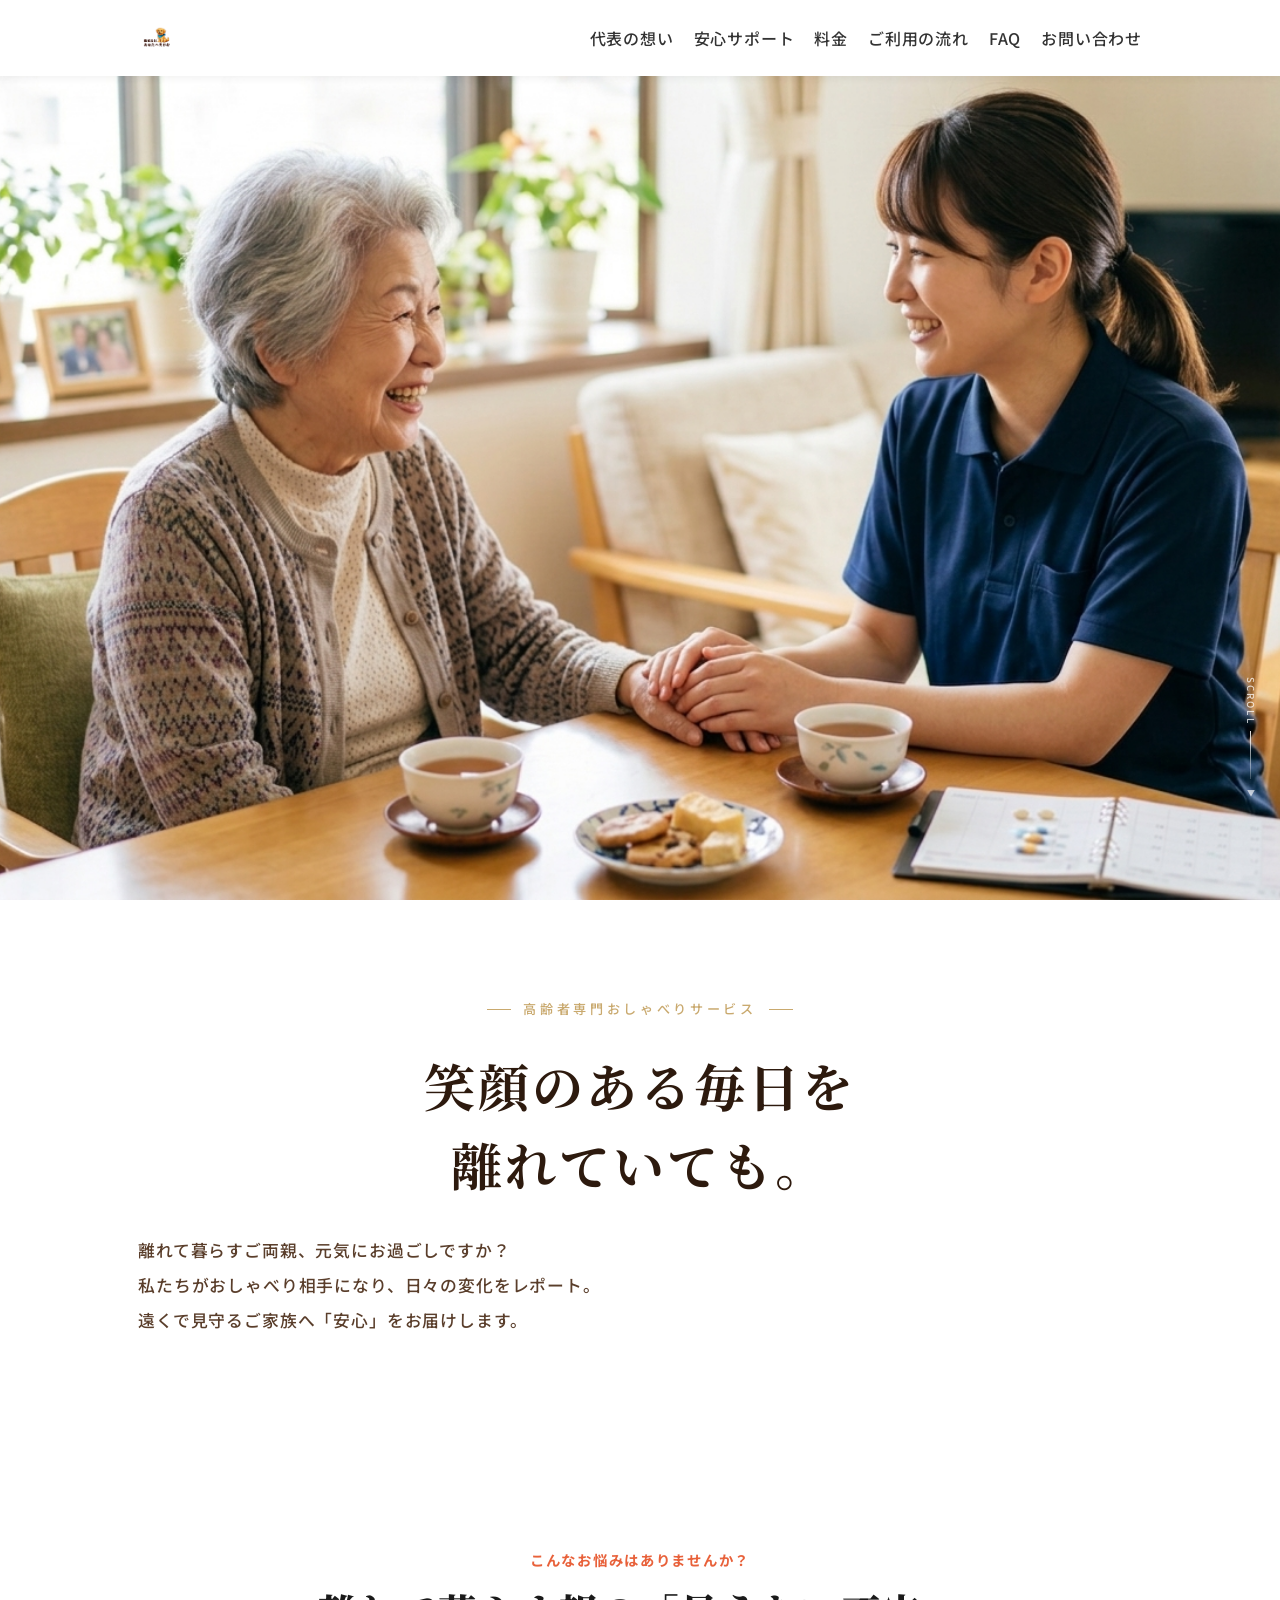
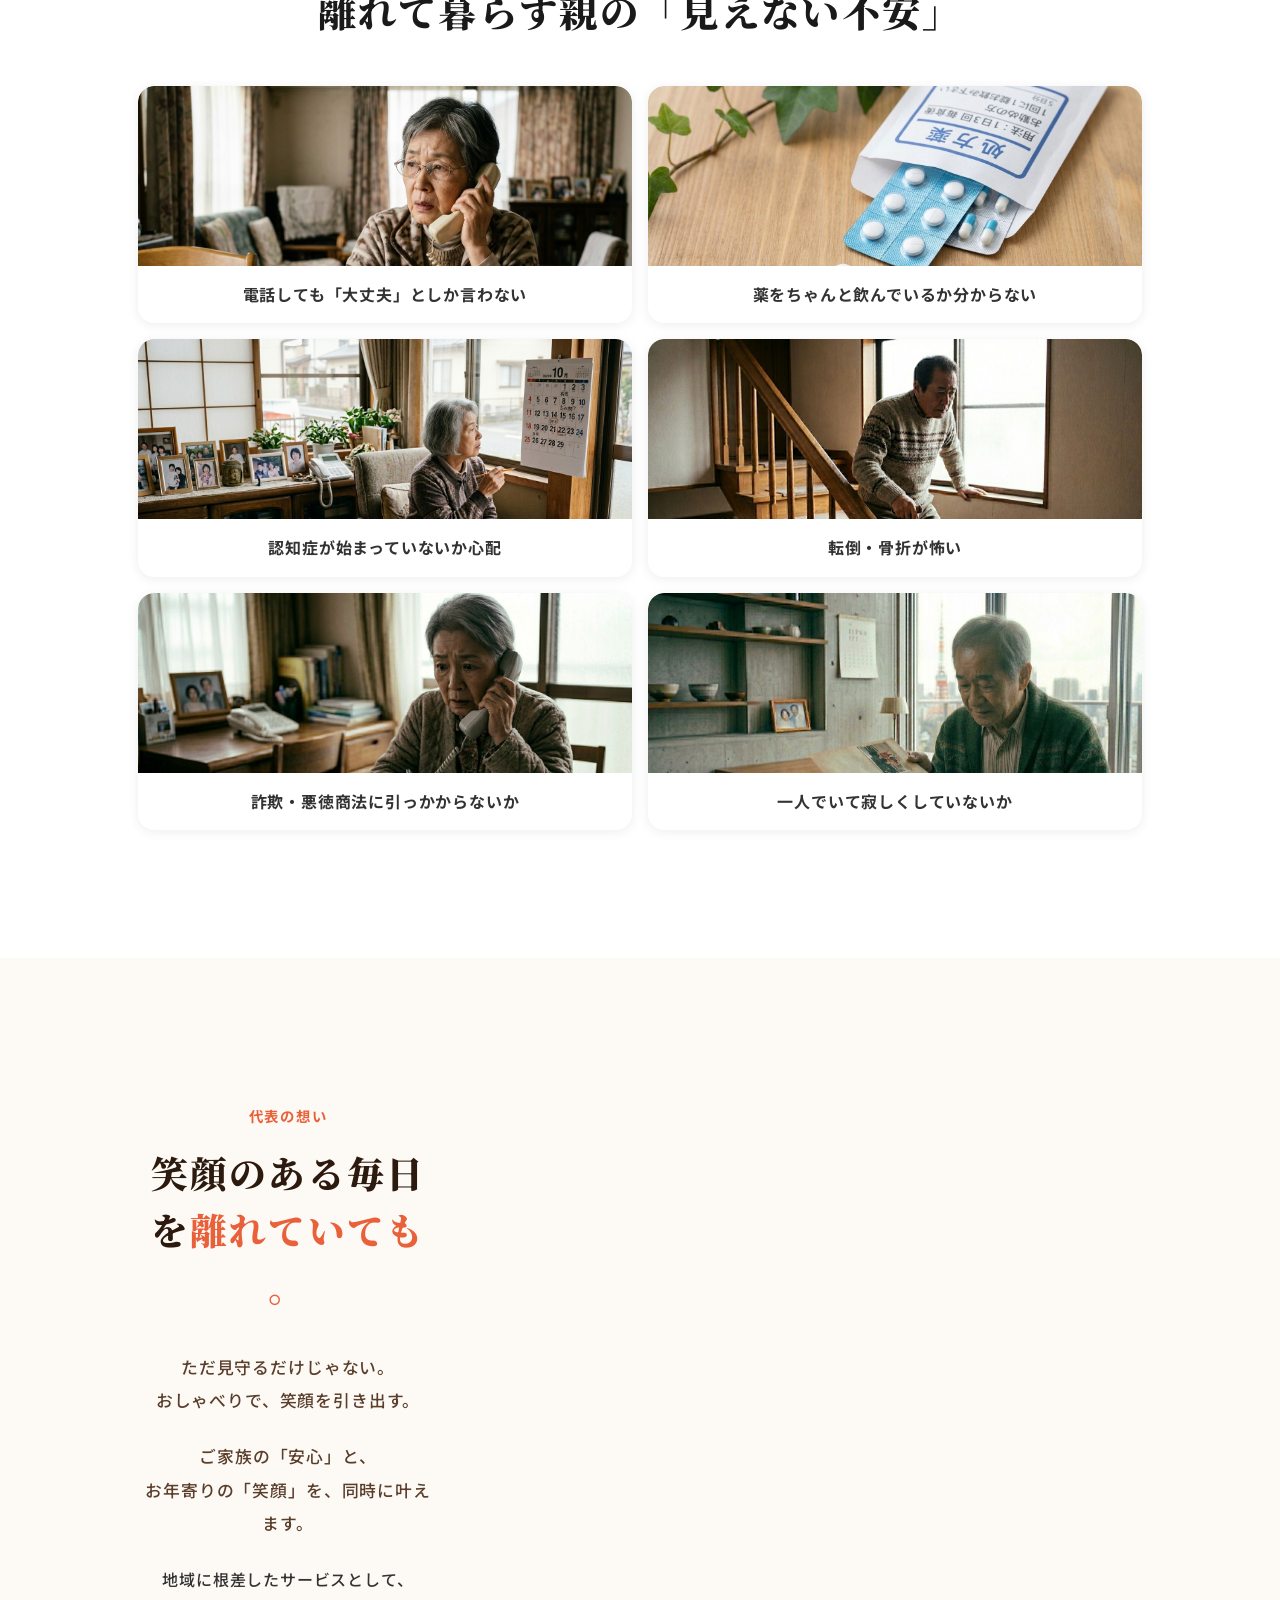
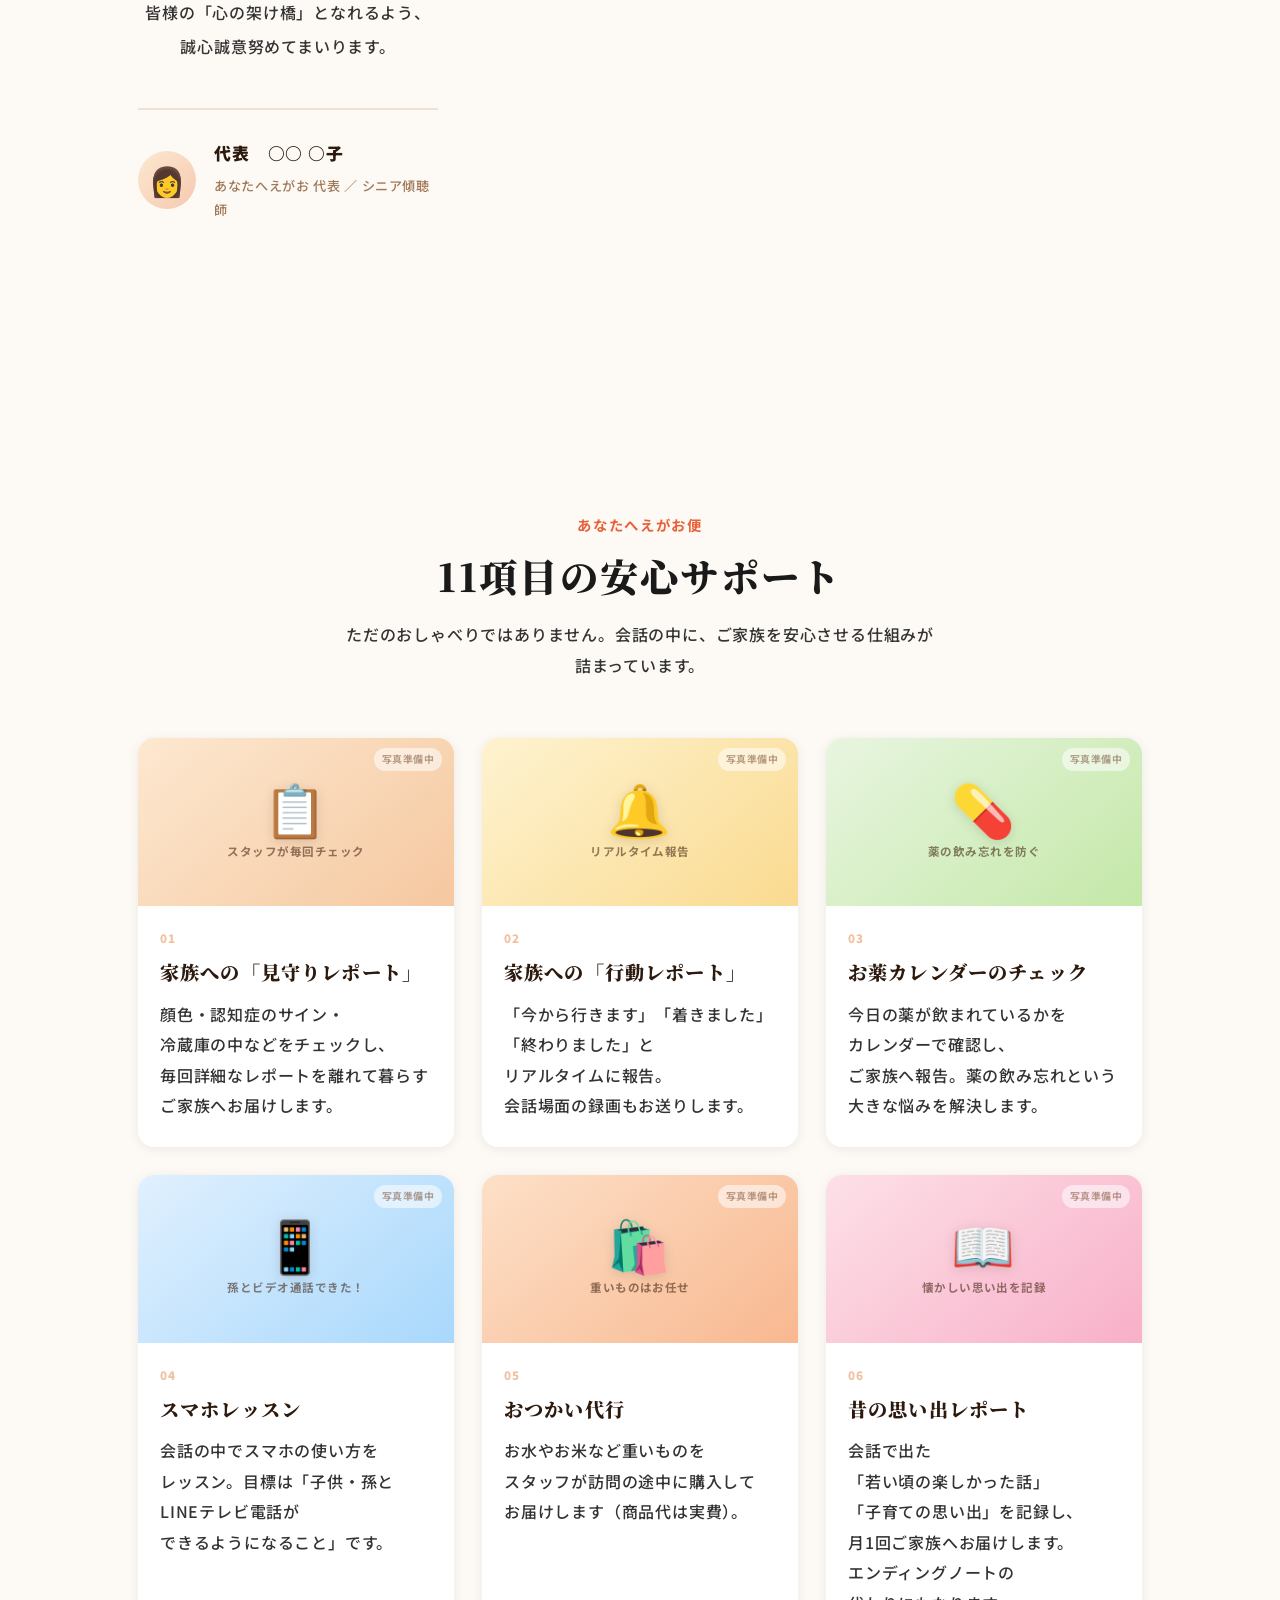
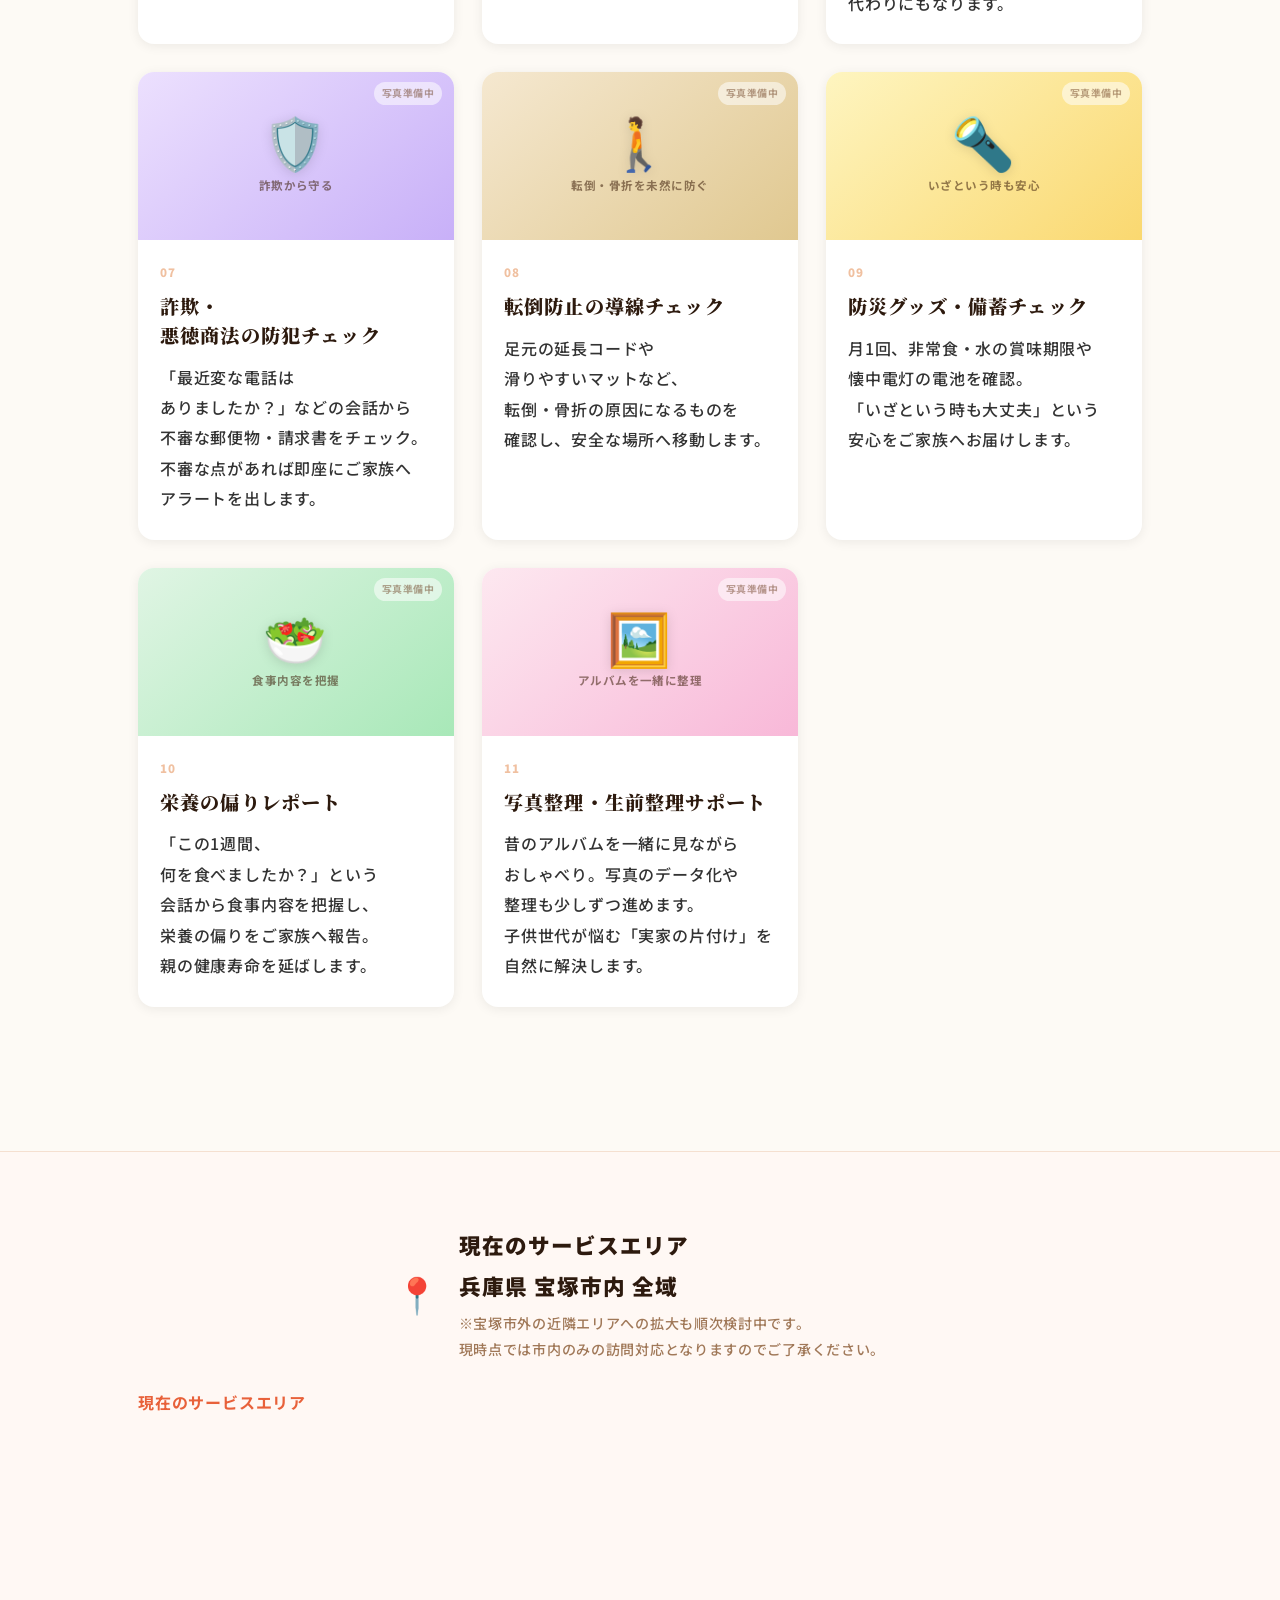
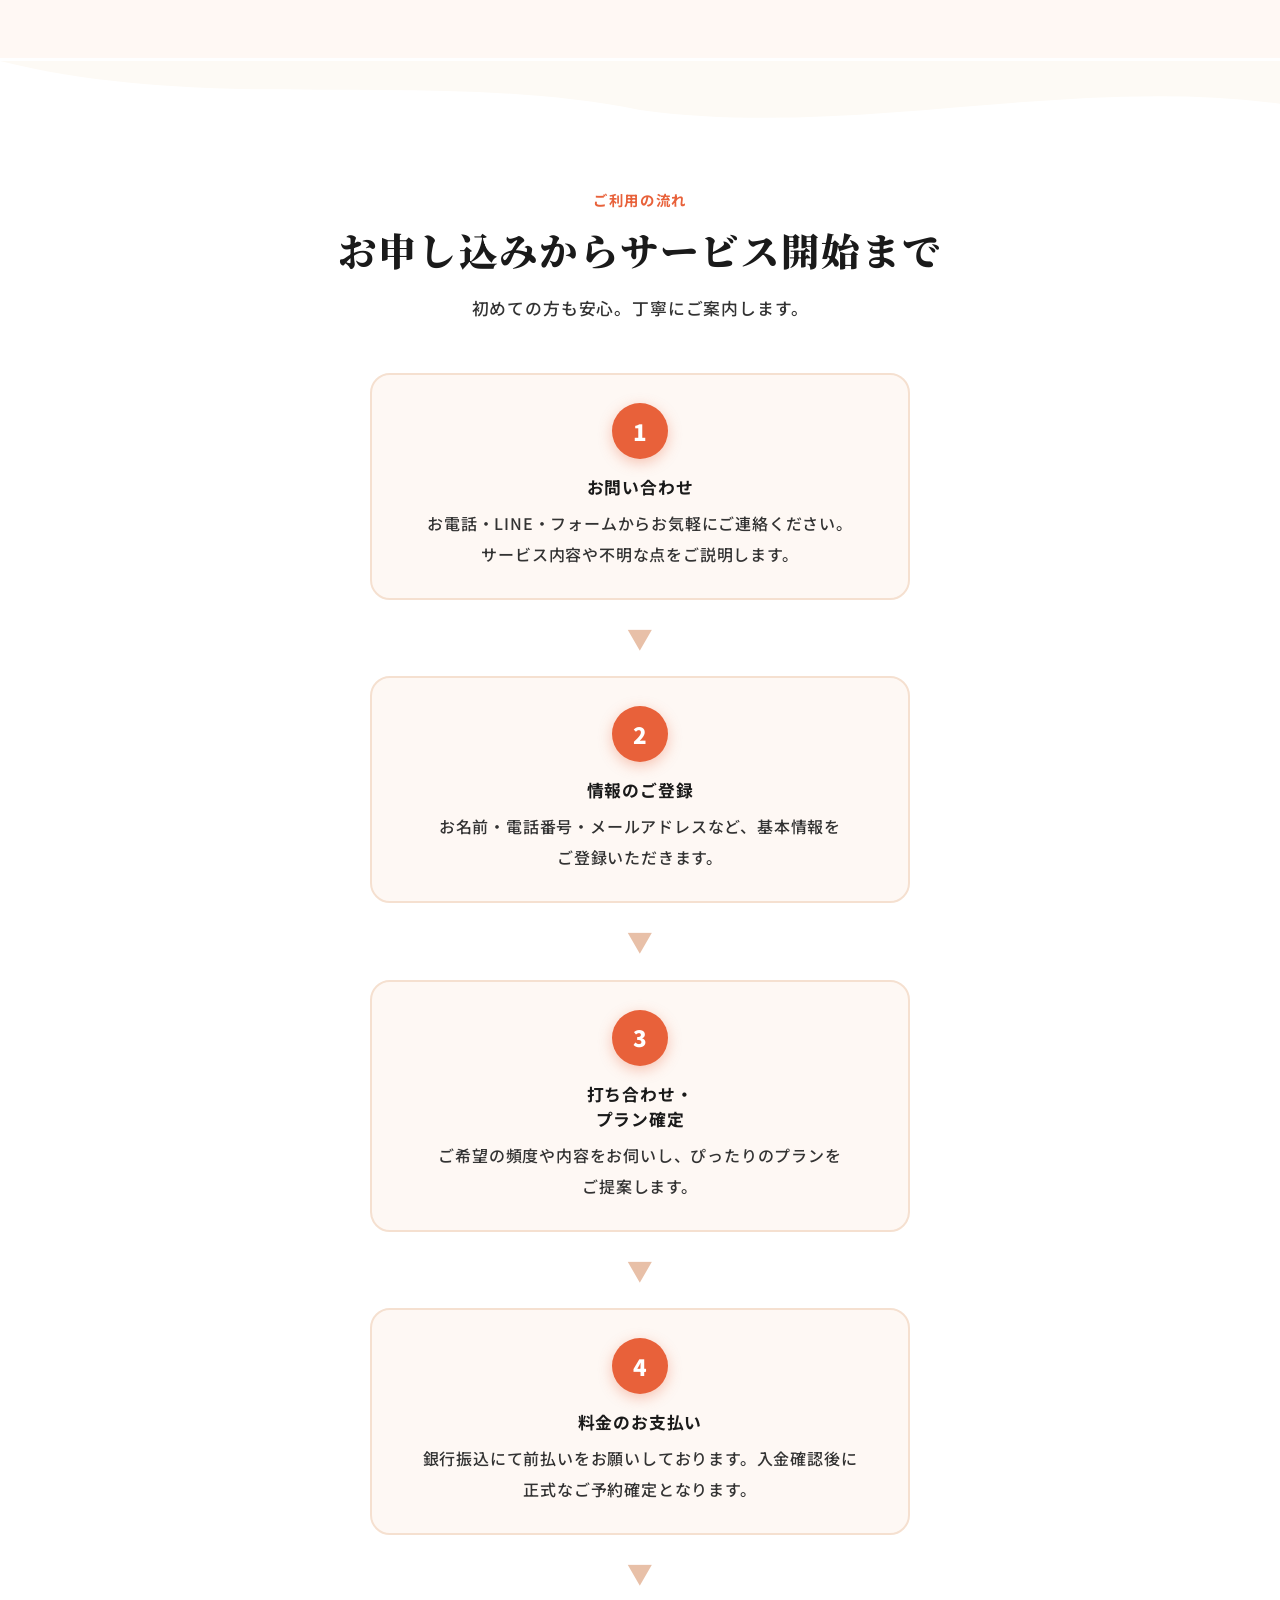
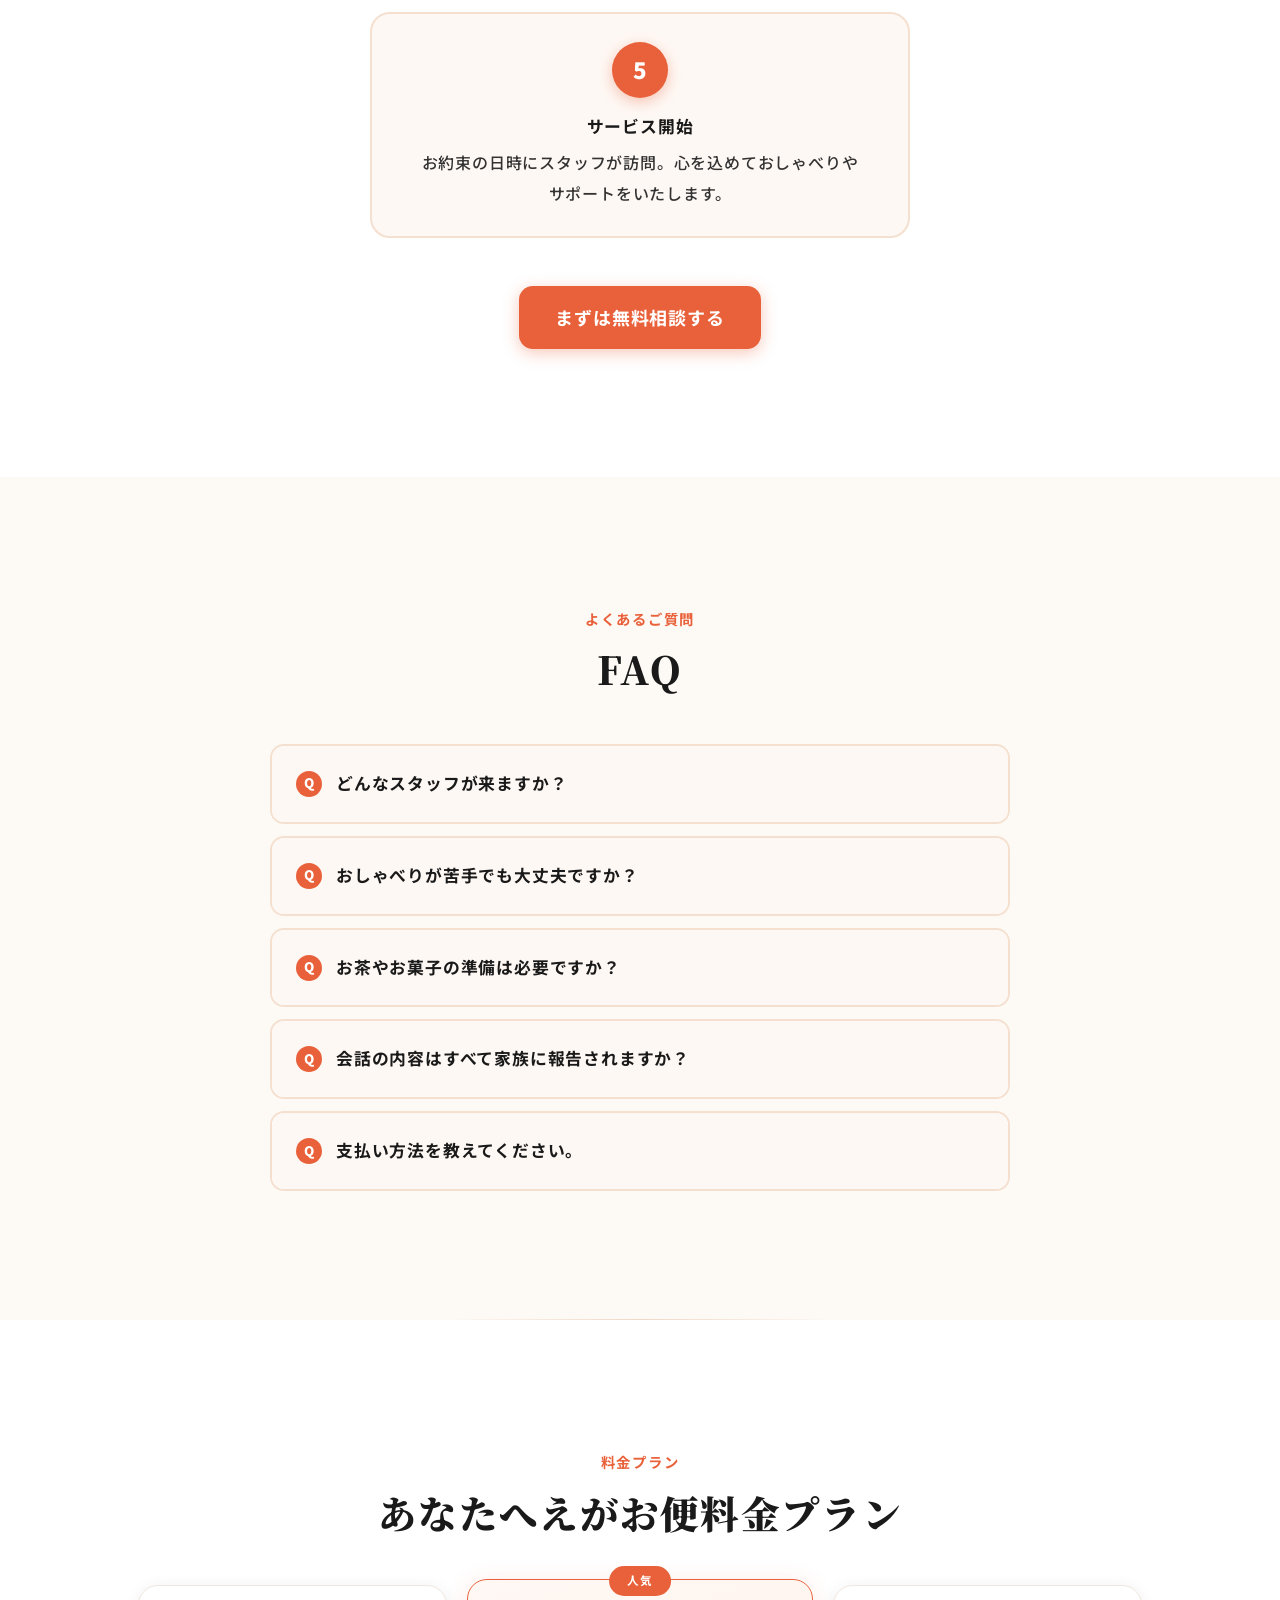
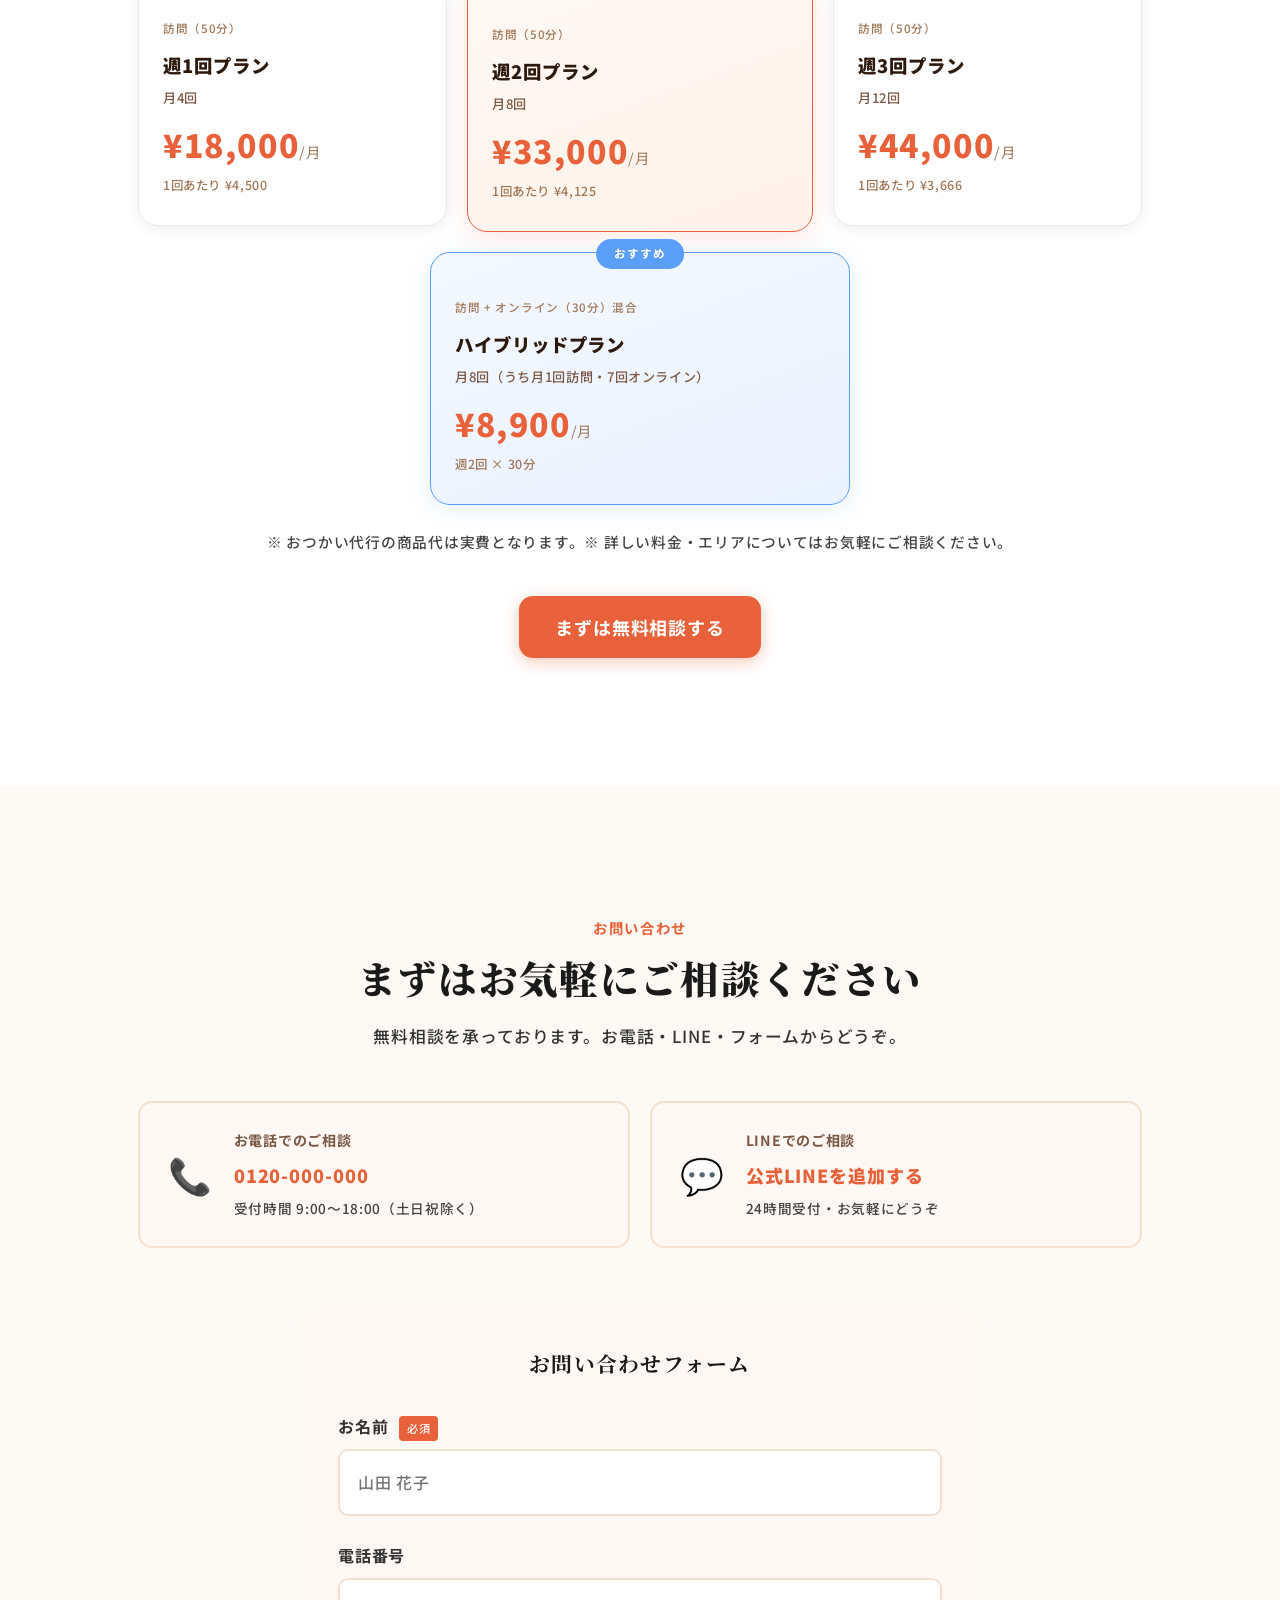
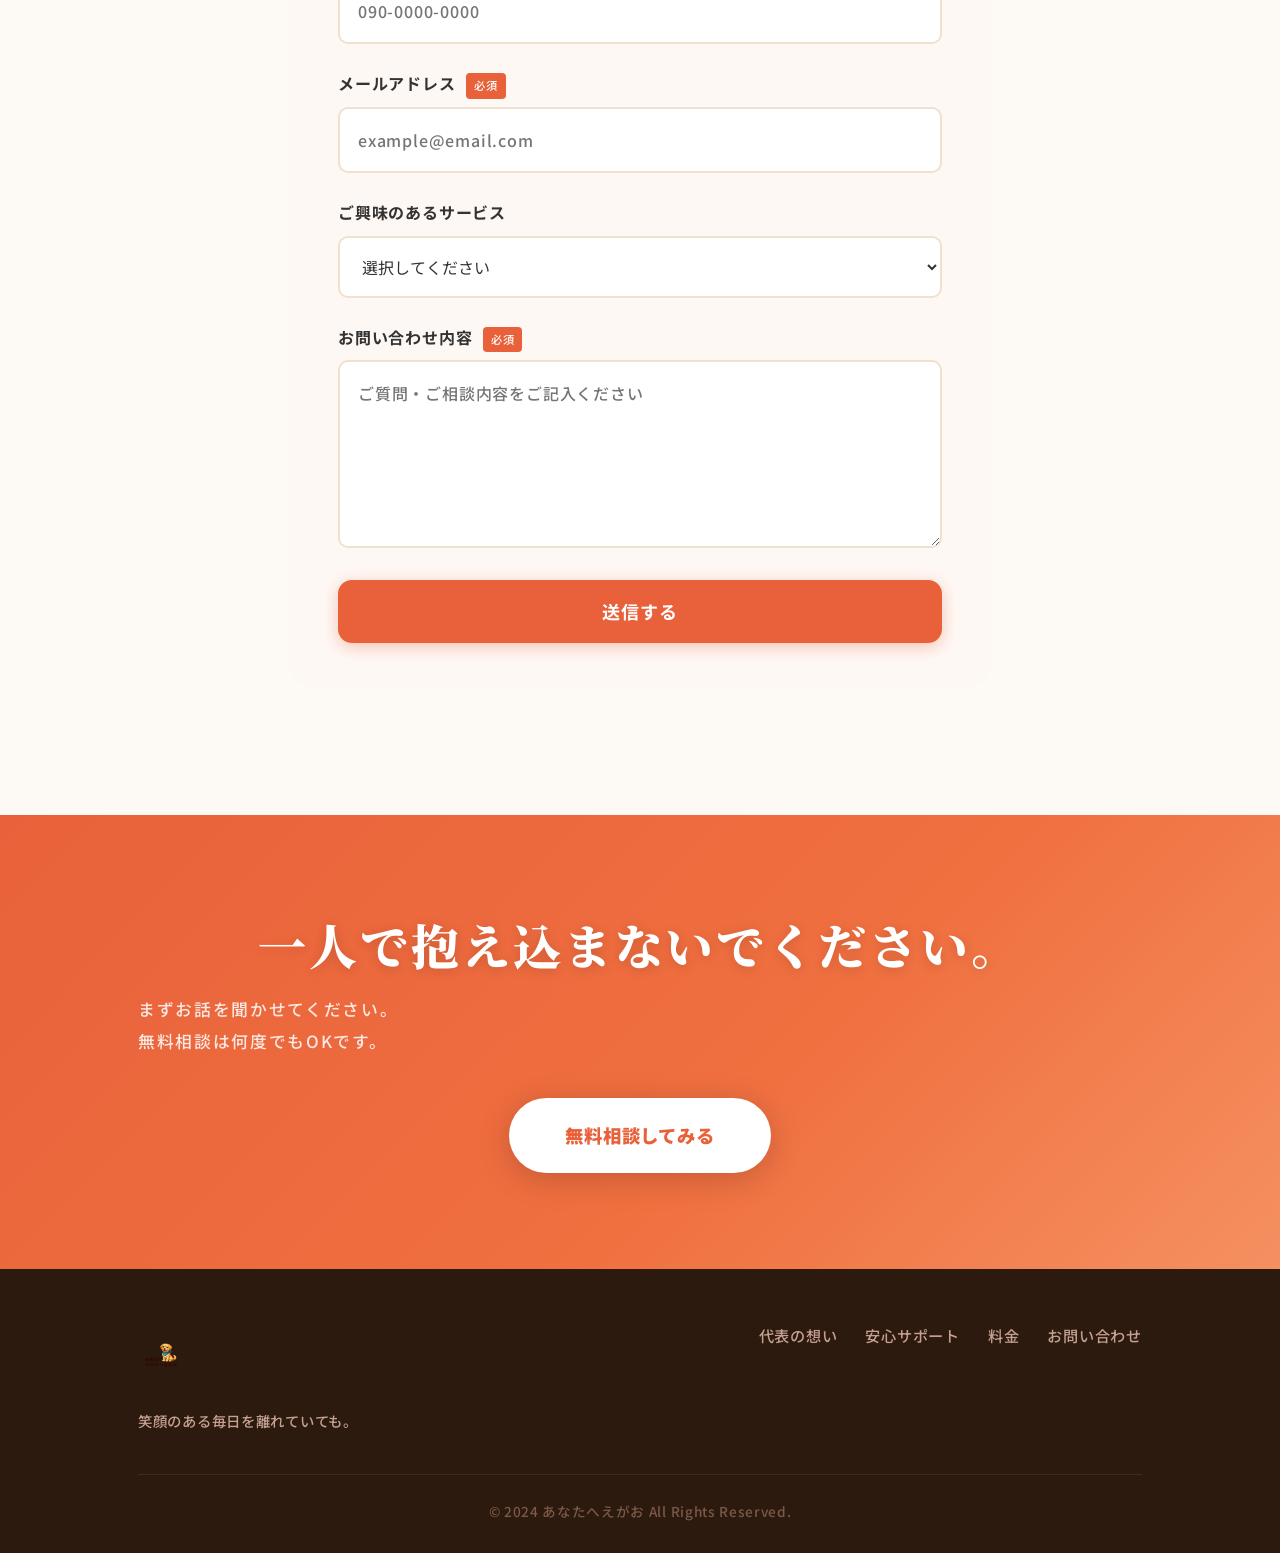
<file: index_v7.html>
<!DOCTYPE html>
<html lang="ja">
<head>
  <meta charset="UTF-8" />
  <meta name="viewport" content="width=device-width, initial-scale=1.0, maximum-scale=1.0, user-scalable=no" />
  <title>あなたへえがお｜高齢者おしゃべりサービス</title>
  <link rel="stylesheet" href="style.css" />
  <link rel="stylesheet" href="style_v2.css" />
  <link rel="stylesheet" href="style_v4.css" />
  <link rel="stylesheet" href="style_v5.css" />
  <link rel="stylesheet" href="style_v6.css" />
  <link rel="stylesheet" href="style_v7.css" />
  <link rel="stylesheet" href="https://cdnjs.cloudflare.com/ajax/libs/font-awesome/6.5.1/css/all.min.css" />
  <link href="https://fonts.googleapis.com/css2?family=Noto+Sans+JP:wght@400;500;700;900&family=Noto+Serif+JP:wght@400;700&display=swap" rel="stylesheet" />
</head>
<body>

<!-- ヘッダー -->
<header class="header">
  <div class="header-inner">
    <div class="logo">
      <img src="logo.png" alt="あなたへえがお" class="logo-img" />
    </div>
    <nav class="nav">
      <a href="#story">代表の想い</a>
      <a href="#support">安心サポート</a>
      <a href="#price">料金</a>
      <a href="#flow">ご利用の流れ</a>
      <a href="#faq">FAQ</a>
      <a href="#contact">お問い合わせ</a>
    </nav>
    <button class="hamburger" id="hamburger" aria-label="メニュー">
      <span></span><span></span><span></span>
    </button>
  </div>
  <nav class="sp-nav" id="spNav">
    <a href="#story" onclick="closeMenu()">代表の想い</a>
    <a href="#support" onclick="closeMenu()">安心サポート</a>
    <a href="#price" onclick="closeMenu()">料金</a>
    <a href="#flow" onclick="closeMenu()">ご利用の流れ</a>
    <a href="#contact" onclick="closeMenu()">お問い合わせ</a>
    <a href="#contact" class="sp-nav-cta" onclick="closeMenu()">📞 無料相談はこちら</a>
  </nav>
</header>

<!-- ① ヒーロー -->
<section class="hero">
  <div class="hero-bg"></div>
  <div class="hero-white-overlay" id="heroWhiteOverlay"></div>
  <div class="scroll-indicator" id="scrollIndicator">
    <span class="scroll-indicator-text">SCROLL</span>
    <div class="scroll-indicator-line">
      <div class="scroll-indicator-bar"></div>
    </div>
    <span class="scroll-indicator-arrow">&#9660;</span>
  </div>
</section>

<!-- キャッチコピー -->
<section class="catchcopy">
  <div class="container">
    <p class="catchcopy-label">高齢者専門おしゃべりサービス</p>
    <h2 class="catchcopy-heading">
      笑顔のある毎日を<br />
      離れていても。
    </h2>
    <p class="catchcopy-desc">
      離れて暮らすご両親、元気にお過ごしですか？<br />
      私たちがおしゃべり相手になり、日々の変化をレポート。<br />
      遠くで見守るご家族へ「安心」をお届けします。
    </p>
  </div>
</section>

<!-- ② お悩み -->
<section class="problem">
  <div class="container">
    <p class="section-label">こんなお悩みはありませんか？</p>
    <h2 class="section-title">離れて暮らす親の<br class="sp-only" />「見えない不安」</h2>
    <div class="onayami-grid">
      <div class="onayami-card">
        <img src="img/onayami1.jpg" alt="電話しても大丈夫としか言わない" class="onayami-img" />
        <div class="onayami-body">電話しても「大丈夫」としか言わない</div>
      </div>
      <div class="onayami-card">
        <img src="img/onayami2.jpg" alt="薬をちゃんと飲んでいるか分からない" class="onayami-img" />
        <div class="onayami-body">薬をちゃんと飲んでいるか分からない</div>
      </div>
      <div class="onayami-card">
        <img src="img/onayami3.jpg" alt="認知症が始まっていないか心配" class="onayami-img" />
        <div class="onayami-body">認知症が始まっていないか心配</div>
      </div>
      <div class="onayami-card">
        <img src="img/onayami4.jpg" alt="転倒・骨折が怖い" class="onayami-img" />
        <div class="onayami-body">転倒・骨折が怖い</div>
      </div>
      <div class="onayami-card">
        <img src="img/onayami5.jpg" alt="詐欺・悪徳商法に引っかからないか" class="onayami-img" />
        <div class="onayami-body">詐欺・悪徳商法に引っかからないか</div>
      </div>
      <div class="onayami-card">
        <img src="img/onayami6.jpg" alt="一人でいて寂しくしていないか" class="onayami-img" />
        <div class="onayami-body">一人でいて寂しくしていないか</div>
      </div>
    </div>
  </div>
</section>

<!-- ③ 代表の想い（Story） -->
<section class="story" id="story">
  <div class="container">
    <div class="story-inner">

      <!-- 代表者写真：準備中のため一時非表示 -->
      <div class="story-photo" style="display:none;">
        <div class="story-photo-frame">
          <span class="story-photo-emoji">👩</span>
          <p class="story-photo-caption">代表者写真<br />（準備中）</p>
        </div>
      </div>

      <div class="story-content">
        <p class="section-label story-label">代表の想い</p>
        <h2 class="story-heading">
          笑顔のある毎日を<br class="sp-only" /><em>離れていても。</em>
        </h2>

        <p class="story-paragraph">
          ただ見守るだけじゃない。<br />
          おしゃべりで、笑顔を引き出す。
        </p>
        <p class="story-paragraph">
          ご家族の「安心」と、<br />
          お年寄りの「笑顔」を、同時に叶えます。
        </p>
        <p class="story-paragraph">
          <span style="display:inline-block;">地域に根差した</span><span style="display:inline-block;">サービスとして、</span><span style="display:inline-block;">皆様の</span><strong><span style="display:inline-block;">「心の架け橋」</span></strong><span style="display:inline-block;">となれるよう、</span><span style="display:inline-block;">誠心誠意</span><span style="display:inline-block;">努めてまいります。</span>
        </p>

        <div class="story-signature">
          <div class="story-sig-avatar">👩</div>
          <div>
            <p class="story-sig-name">代表　○○ ○子</p>
            <p class="story-sig-role">あなたへえがお 代表 ／ シニア傾聴師</p>
          </div>
        </div>
      </div>

    </div>
  </div>
</section>

<!-- ④ 11安心サポート（画像枠カードグリッド） -->
<section class="support-v5" id="support">
  <div class="container">
    <div class="support-intro">
      <p class="section-label">あなたへえがお便</p>
      <h2 class="section-title">11項目の<br class="sp-only" />安心サポート</h2>
      <p class="section-desc"><span style="display:inline-block;">ただのおしゃべりでは</span><span style="display:inline-block;">ありません。</span><span style="display:inline-block;">会話の中に、</span><span style="display:inline-block;">ご家族を安心させる</span><span style="display:inline-block;">仕組みが</span><span style="display:inline-block;">詰まっています。</span></p>
    </div>

    <div class="support-cards-v5">

      <div class="support-card-v5">
        <div class="support-card-img">
          <span class="support-img-scene-emoji">📋</span>
          <p class="support-img-scene-label">スタッフが毎回チェック</p>
        </div>
        <div class="support-card-body">
          <p class="support-card-num">01</p>
          <h3 class="support-card-title">家族への「見守りレポート」</h3>
          <p class="support-card-desc"><span style="display:inline-block;">顔色・認知症のサイン・</span><span style="display:inline-block;">冷蔵庫の中などを</span><span style="display:inline-block;">チェックし、</span><span style="display:inline-block;">毎回詳細なレポートを</span><span style="display:inline-block;">離れて暮らす</span><span style="display:inline-block;">ご家族へ</span><span style="display:inline-block;">お届けします。</span></p>
        </div>
      </div>

      <div class="support-card-v5">
        <div class="support-card-img">
          <span class="support-img-scene-emoji">🔔</span>
          <p class="support-img-scene-label">リアルタイム報告</p>
        </div>
        <div class="support-card-body">
          <p class="support-card-num">02</p>
          <h3 class="support-card-title">家族への「行動レポート」</h3>
          <p class="support-card-desc"><span style="display:inline-block;">「今から行きます」</span><span style="display:inline-block;">「着きました」</span><span style="display:inline-block;">「終わりました」と</span><span style="display:inline-block;">リアルタイムに報告。</span><span style="display:inline-block;">会話場面の録画も</span><span style="display:inline-block;">お送りします。</span></p>
        </div>
      </div>

      <div class="support-card-v5">
        <div class="support-card-img">
          <span class="support-img-scene-emoji">💊</span>
          <p class="support-img-scene-label">薬の飲み忘れを防ぐ</p>
        </div>
        <div class="support-card-body">
          <p class="support-card-num">03</p>
          <h3 class="support-card-title">お薬カレンダーのチェック</h3>
          <p class="support-card-desc"><span style="display:inline-block;">今日の薬が</span><span style="display:inline-block;">飲まれているかを</span><span style="display:inline-block;">カレンダーで確認し、</span><span style="display:inline-block;">ご家族へ報告。</span><span style="display:inline-block;">薬の飲み忘れという</span><span style="display:inline-block;">大きな悩みを</span><span style="display:inline-block;">解決します。</span></p>
        </div>
      </div>

      <div class="support-card-v5">
        <div class="support-card-img">
          <span class="support-img-scene-emoji">📱</span>
          <p class="support-img-scene-label">孫とビデオ通話できた！</p>
        </div>
        <div class="support-card-body">
          <p class="support-card-num">04</p>
          <h3 class="support-card-title">スマホレッスン</h3>
          <p class="support-card-desc"><span style="display:inline-block;">会話の中で</span><span style="display:inline-block;">スマホの使い方を</span><span style="display:inline-block;">レッスン。</span><span style="display:inline-block;">目標は</span><span style="display:inline-block;">「子供・孫と</span><span style="display:inline-block;">LINEテレビ電話が</span><span style="display:inline-block;">できるようになること」</span><span style="display:inline-block;">です。</span></p>
        </div>
      </div>

      <div class="support-card-v5">
        <div class="support-card-img">
          <span class="support-img-scene-emoji">🛍️</span>
          <p class="support-img-scene-label">重いものはお任せ</p>
        </div>
        <div class="support-card-body">
          <p class="support-card-num">05</p>
          <h3 class="support-card-title">おつかい代行</h3>
          <p class="support-card-desc"><span style="display:inline-block;">お水やお米など</span><span style="display:inline-block;">重いものを</span><span style="display:inline-block;">スタッフが</span><span style="display:inline-block;">訪問の途中に</span><span style="display:inline-block;">購入して</span><span style="display:inline-block;">お届けします</span><span style="display:inline-block;">（商品代は実費）。</span></p>
        </div>
      </div>

      <div class="support-card-v5">
        <div class="support-card-img">
          <span class="support-img-scene-emoji">📖</span>
          <p class="support-img-scene-label">懐かしい思い出を記録</p>
        </div>
        <div class="support-card-body">
          <p class="support-card-num">06</p>
          <h3 class="support-card-title">昔の思い出レポート</h3>
          <p class="support-card-desc"><span style="display:inline-block;">会話で出た</span><span style="display:inline-block;">「若い頃の楽しかった話」</span><span style="display:inline-block;">「子育ての思い出」を</span><span style="display:inline-block;">記録し、</span><span style="display:inline-block;">月1回</span><span style="display:inline-block;">ご家族へお届けします。</span><span style="display:inline-block;">エンディングノートの</span><span style="display:inline-block;">代わりにもなります。</span></p>
        </div>
      </div>

      <div class="support-card-v5">
        <div class="support-card-img">
          <span class="support-img-scene-emoji">🛡️</span>
          <p class="support-img-scene-label">詐欺から守る</p>
        </div>
        <div class="support-card-body">
          <p class="support-card-num">07</p>
          <h3 class="support-card-title">詐欺・悪徳商法の防犯チェック</h3>
          <p class="support-card-desc"><span style="display:inline-block;">「最近変な電話は</span><span style="display:inline-block;">ありましたか？」などの</span><span style="display:inline-block;">会話から</span><span style="display:inline-block;">不審な郵便物・</span><span style="display:inline-block;">請求書をチェック。</span><span style="display:inline-block;">不審な点があれば</span><span style="display:inline-block;">即座にご家族へ</span><span style="display:inline-block;">アラートを出します。</span></p>
        </div>
      </div>

      <div class="support-card-v5">
        <div class="support-card-img">
          <span class="support-img-scene-emoji">🚶</span>
          <p class="support-img-scene-label">転倒・骨折を未然に防ぐ</p>
        </div>
        <div class="support-card-body">
          <p class="support-card-num">08</p>
          <h3 class="support-card-title">転倒防止の導線チェック</h3>
          <p class="support-card-desc"><span style="display:inline-block;">足元の延長コードや</span><span style="display:inline-block;">滑りやすいマットなど、</span><span style="display:inline-block;">転倒・骨折の</span><span style="display:inline-block;">原因になるものを</span><span style="display:inline-block;">確認し、</span><span style="display:inline-block;">安全な場所へ</span><span style="display:inline-block;">移動します。</span></p>
        </div>
      </div>

      <div class="support-card-v5">
        <div class="support-card-img">
          <span class="support-img-scene-emoji">🔦</span>
          <p class="support-img-scene-label">いざという時も安心</p>
        </div>
        <div class="support-card-body">
          <p class="support-card-num">09</p>
          <h3 class="support-card-title">防災グッズ・備蓄チェック</h3>
          <p class="support-card-desc"><span style="display:inline-block;">月1回、</span><span style="display:inline-block;">非常食・水の賞味期限や</span><span style="display:inline-block;">懐中電灯の電池を確認。</span><span style="display:inline-block;">「いざという時も</span><span style="display:inline-block;">大丈夫」という</span><span style="display:inline-block;">安心を</span><span style="display:inline-block;">ご家族へ</span><span style="display:inline-block;">お届けします。</span></p>
        </div>
      </div>

      <div class="support-card-v5">
        <div class="support-card-img">
          <span class="support-img-scene-emoji">🥗</span>
          <p class="support-img-scene-label">食事内容を把握</p>
        </div>
        <div class="support-card-body">
          <p class="support-card-num">10</p>
          <h3 class="support-card-title">栄養の偏りレポート</h3>
          <p class="support-card-desc"><span style="display:inline-block;">「この1週間、</span><span style="display:inline-block;">何を食べましたか？」という</span><span style="display:inline-block;">会話から</span><span style="display:inline-block;">食事内容を把握し、</span><span style="display:inline-block;">栄養の偏りを</span><span style="display:inline-block;">ご家族へ報告。</span><span style="display:inline-block;">親の健康寿命を</span><span style="display:inline-block;">延ばします。</span></p>
        </div>
      </div>

      <div class="support-card-v5">
        <div class="support-card-img">
          <span class="support-img-scene-emoji">🖼️</span>
          <p class="support-img-scene-label">アルバムを一緒に整理</p>
        </div>
        <div class="support-card-body">
          <p class="support-card-num">11</p>
          <h3 class="support-card-title">写真整理・生前整理サポート</h3>
          <p class="support-card-desc"><span style="display:inline-block;">昔のアルバムを</span><span style="display:inline-block;">一緒に見ながら</span><span style="display:inline-block;">おしゃべり。</span><span style="display:inline-block;">写真のデータ化や</span><span style="display:inline-block;">整理も少しずつ</span><span style="display:inline-block;">進めます。</span><span style="display:inline-block;">子供世代が悩む</span><span style="display:inline-block;">「実家の片付け」を</span><span style="display:inline-block;">自然に解決します。</span></p>
        </div>
      </div>

    </div>
  </div>
</section>

<!-- 対象エリア（コンパクト） -->
<div class="area-compact">
  <div class="container">
    <div class="area-compact-inner">
      <span class="area-compact-icon">📍</span>
      <div class="area-compact-text">
        <p class="area-compact-name">現在のサービスエリア<br>兵庫県 宝塚市内 全域</p>
        <p class="area-compact-note">※宝塚市外の近隣エリアへの拡大も順次検討中です。<br>現時点では市内のみの訪問対応となりますのでご了承ください。</p>
      </div>
    </div>
    <div class="area-map-wrap">
      <p class="area-map-label">現在のサービスエリア</p>
      <iframe
        src="https://maps.google.com/maps?q=宝塚市&output=embed"
        width="100%"
        height="300"
        style="border-radius:12px; border:none;"
        loading="lazy">
      </iframe>
    </div>
  </div>
</div>

<!-- ⑤ ご利用の流れ -->
<section class="flow" id="flow">
  <div class="container">
    <p class="section-label">ご利用の流れ</p>
    <h2 class="section-title">お申し込みから<br class="sp-only" />サービス開始まで</h2>
    <p class="section-desc">初めての方も安心。丁寧にご案内します。</p>
    <div class="flow-steps">

      <div class="flow-step">
        <div class="flow-num">1</div>
        <h4>お問い合わせ</h4>
        <p><span style="display:inline-block;">お電話・LINE・フォームから</span><span style="display:inline-block;">お気軽にご連絡ください。</span><span style="display:inline-block;">サービス内容や</span><span style="display:inline-block;">不明な点を</span><span style="display:inline-block;">ご説明します。</span></p>
      </div>

      <div class="flow-arrow">▼</div>

      <div class="flow-step">
        <div class="flow-num">2</div>
        <h4>情報のご登録</h4>
        <p><span style="display:inline-block;">お名前・電話番号・</span><span style="display:inline-block;">メールアドレスなど、</span><span style="display:inline-block;">基本情報を</span><span style="display:inline-block;">ご登録いただきます。</span></p>
      </div>

      <div class="flow-arrow">▼</div>

      <div class="flow-step">
        <div class="flow-num">3</div>
        <h4>打ち合わせ・<br />プラン確定</h4>
        <p><span style="display:inline-block;">ご希望の頻度や</span><span style="display:inline-block;">内容をお伺いし、</span><span style="display:inline-block;">ぴったりのプランを</span><span style="display:inline-block;">ご提案します。</span></p>
      </div>

      <div class="flow-arrow">▼</div>

      <div class="flow-step">
        <div class="flow-num">4</div>
        <h4>料金のお支払い</h4>
        <p><span style="display:inline-block;">銀行振込にて</span><span style="display:inline-block;">前払いをお願いしております。</span><span style="display:inline-block;">入金確認後に</span><span style="display:inline-block;">正式なご予約確定と</span><span style="display:inline-block;">なります。</span></p>
      </div>

      <div class="flow-arrow">▼</div>

      <div class="flow-step">
        <div class="flow-num">5</div>
        <h4>サービス開始</h4>
        <p><span style="display:inline-block;">お約束の日時に</span><span style="display:inline-block;">スタッフが訪問。</span><span style="display:inline-block;">心を込めて</span><span style="display:inline-block;">おしゃべりや</span><span style="display:inline-block;">サポートをいたします。</span></p>
      </div>

    </div>
    <div class="section-cta">
      <a href="#contact" class="btn-primary cta-btn">まずは無料相談する</a>
    </div>
  </div>
</section>

<!-- ⑥ FAQ + 料金 -->
<div class="faq-price-block">

  <!-- よくあるご質問 -->
  <section class="faq" id="faq">
    <div class="container">
      <p class="section-label">よくあるご質問</p>
      <h2 class="section-title">FAQ</h2>
      <div class="faq-list">

        <details class="faq-item">
          <summary class="faq-q">どんなスタッフが来ますか？</summary>
          <p class="faq-a"><span style="display:inline-block;">当社の研修を受けた、</span><span style="display:inline-block;">傾聴スキルを持つ</span><span style="display:inline-block;">スタッフが伺います。</span><span style="display:inline-block;">プライバシーを厳守し、</span><span style="display:inline-block;">安心してお話しいただけるよう</span><span style="display:inline-block;">誠実に対応いたします。</span></p>
        </details>

        <details class="faq-item">
          <summary class="faq-q">おしゃべりが苦手でも大丈夫ですか？</summary>
          <p class="faq-a"><span style="display:inline-block;">もちろん大丈夫です。</span><span style="display:inline-block;">スタッフがお客様の</span><span style="display:inline-block;">ペースに合わせて</span><span style="display:inline-block;">お話を引き出しますので、</span><span style="display:inline-block;">無理に話す</span><span style="display:inline-block;">必要はありません。</span><span style="display:inline-block;">ふと思い出したことなど、</span><span style="display:inline-block;">なんでも自由に</span><span style="display:inline-block;">お話しください。</span></p>
        </details>

        <details class="faq-item">
          <summary class="faq-q">お茶やお菓子の準備は必要ですか？</summary>
          <p class="faq-a">一切不要です。お気遣いなく、リラックスした状態でお待ちください。</p>
        </details>

        <details class="faq-item">
          <summary class="faq-q">会話の内容はすべて家族に報告されますか？</summary>
          <p class="faq-a"><span style="display:inline-block;">ご家族へは</span><span style="display:inline-block;">「お元気に過ごされていたか」</span><span style="display:inline-block;">「健康状態に変化はないか」</span><span style="display:inline-block;">といった見守り内容を</span><span style="display:inline-block;">報告します。</span><span style="display:inline-block;">会話の内容は</span><span style="display:inline-block;">尊厳を守るため</span><span style="display:inline-block;">プライバシーに</span><span style="display:inline-block;">十分配慮いたします。</span></p>
        </details>

        <details class="faq-item">
          <summary class="faq-q">支払い方法を教えてください。</summary>
          <p class="faq-a">銀行振込による前払い方式を採用しております。詳細はお申し込み時にご案内いたします。</p>
        </details>

      </div>
    </div>
  </section>

  <div class="section-divider"></div>

  <!-- 料金プラン -->
  <section class="price" id="price">
    <div class="container">
      <p class="section-label">料金プラン</p>
      <h2 class="section-title">あなたへえがお便<br class="sp-only" />料金プラン</h2>

      <!-- 訪問プラン 3カード -->
      <div class="price-cards-row">

        <div class="price-card fade-in">
          <p class="price-card-type">訪問（50分）</p>
          <p class="price-card-plan">週1回プラン</p>
          <p class="price-card-freq">月4回</p>
          <p class="price-card-amount">¥18,000<span class="price-card-unit">/月</span></p>
          <p class="price-card-per">1回あたり ¥4,500</p>
        </div>

        <div class="price-card price-card-popular fade-in">
          <span class="price-card-badge">人気</span>
          <p class="price-card-type">訪問（50分）</p>
          <p class="price-card-plan">週2回プラン</p>
          <p class="price-card-freq">月8回</p>
          <p class="price-card-amount">¥33,000<span class="price-card-unit">/月</span></p>
          <p class="price-card-per">1回あたり ¥4,125</p>
        </div>

        <div class="price-card fade-in">
          <p class="price-card-type">訪問（50分）</p>
          <p class="price-card-plan">週3回プラン</p>
          <p class="price-card-freq">月12回</p>
          <p class="price-card-amount">¥44,000<span class="price-card-unit">/月</span></p>
          <p class="price-card-per">1回あたり ¥3,666</p>
        </div>

      </div>

      <!-- ハイブリッドプラン（おすすめ・中央） -->
      <div class="price-cards-row price-cards-row-center">

        <div class="price-card price-card-recommend fade-in">
          <span class="price-card-badge price-card-badge-recommend">おすすめ</span>
          <p class="price-card-type">訪問 + オンライン（30分）混合</p>
          <p class="price-card-plan">ハイブリッドプラン</p>
          <p class="price-card-freq">月8回（うち月1回訪問・7回オンライン）</p>
          <p class="price-card-amount">¥8,900<span class="price-card-unit">/月</span></p>
          <p class="price-card-per">週2回 × 30分</p>
        </div>

      </div>

      <p class="price-note">※ おつかい代行の商品代は実費となります。※ 詳しい料金・エリアについてはお気軽にご相談ください。</p>

      <div class="price-cta">
        <a href="#contact" class="btn-primary cta-btn">まずは無料相談する</a>
      </div>
    </div>
  </section>

</div>

<!-- ⑦ お問い合わせ -->
<section class="contact" id="contact">
  <div class="container">
    <p class="section-label">お問い合わせ</p>
    <h2 class="section-title">まずはお気軽に<br class="sp-only" />ご相談ください</h2>
    <p class="section-desc">無料相談を承っております。お電話・LINE・フォームからどうぞ。</p>

    <div class="contact-options">
      <a href="tel:0120-000-000" class="contact-card contact-tel">
        <span class="contact-icon">📞</span>
        <div>
          <p class="contact-label">お電話でのご相談</p>
          <p class="contact-info">0120-000-000</p>
          <p class="contact-hours">受付時間 9:00〜18:00（土日祝除く）</p>
        </div>
      </a>
      <a href="https://lin.ee/XXXXXXX" target="_blank" rel="noopener" class="contact-card contact-line">
        <span class="contact-icon">💬</span>
        <div>
          <p class="contact-label">LINEでのご相談</p>
          <p class="contact-info">公式LINEを追加する</p>
          <p class="contact-hours">24時間受付・お気軽にどうぞ</p>
        </div>
      </a>
    </div>

    <form class="contact-form" id="contactForm">
      <h3 class="form-title">お問い合わせフォーム</h3>
      <div class="form-row">
        <label for="name">お名前 <span class="required">必須</span></label>
        <input type="text" id="name" name="name" placeholder="山田 花子" required />
      </div>
      <div class="form-row">
        <label for="phone">電話番号</label>
        <input type="tel" id="phone" name="phone" placeholder="090-0000-0000" />
      </div>
      <div class="form-row">
        <label for="email">メールアドレス <span class="required">必須</span></label>
        <input type="email" id="email" name="email" placeholder="example@email.com" required />
      </div>
      <div class="form-row">
        <label for="service">ご興味のあるサービス</label>
        <select id="service" name="service">
          <option value="">選択してください</option>
          <option value="egaobinn">あなたへえがお便</option>
          <option value="match">えがおマッチ</option>
          <option value="school">シニア傾聴師 資格講座</option>
          <option value="other">その他・分からない</option>
        </select>
      </div>
      <div class="form-row">
        <label for="message">お問い合わせ内容 <span class="required">必須</span></label>
        <textarea id="message" name="message" rows="5" placeholder="ご質問・ご相談内容をご記入ください" required></textarea>
      </div>
      <button type="submit" class="btn-submit">送信する</button>
    </form>
  </div>
</section>

<!-- 最後の一押し CTA -->
<section class="final-cta">
  <div class="container">
    <h2 class="final-cta-heading">一人で抱え込まないでください。</h2>
    <p class="final-cta-sub">まずお話を聞かせてください。<br>無料相談は何度でもOKです。</p>
    <a href="#contact" class="btn-primary cta-btn final-cta-btn">無料相談してみる</a>
  </div>
</section>

<!-- フッター -->
<footer class="footer">
  <div class="container">
    <div class="footer-inner">
      <div class="footer-brand">
        <img src="logo.png" alt="あなたへえがお" class="logo-img footer-logo-img" />
        <p class="footer-tagline">笑顔のある毎日を離れていても。</p>
      </div>
      <div class="footer-links">
        <a href="#story">代表の想い</a>
        <a href="#support">安心サポート</a>
        <a href="#price">料金</a>
        <a href="#contact">お問い合わせ</a>
      </div>
    </div>
    <p class="footer-copy">&copy; 2024 あなたへえがお All Rights Reserved.</p>
  </div>
</footer>

<script>
  const hamburger = document.getElementById('hamburger');
  const spNav = document.getElementById('spNav');
  hamburger.addEventListener('click', () => {
    spNav.classList.toggle('open');
    hamburger.classList.toggle('active');
  });
  function closeMenu() {
    spNav.classList.remove('open');
    hamburger.classList.remove('active');
  }

  // スティッキーヘッダー：スクロール中のみ表示、停止1.5秒後に非表示
  const header = document.querySelector('.header');
  let hideTimer = null;

  function showHeader() {
    header.classList.remove('header-hidden');
  }
  function scheduleHide() {
    if (hideTimer) clearTimeout(hideTimer);
    hideTimer = setTimeout(() => {
      if (window.scrollY > 50) {
        header.classList.add('header-hidden');
      }
    }, 1500);
  }

  window.addEventListener('scroll', () => {
    if (window.scrollY > 10) {
      header.classList.add('scrolled');
      showHeader();
      scheduleHide();
    } else {
      // ページ最上部に戻ったら常に表示
      header.classList.remove('scrolled', 'header-hidden');
      if (hideTimer) clearTimeout(hideTimer);
    }
  }, { passive: true });

  // ヒーロー背景スライドショー（ふわっとフェード）
  const slides = document.querySelectorAll('.hero-slide');
  let current = 0;
  setInterval(() => {
    slides[current].classList.remove('active');
    current = (current + 1) % slides.length;
    slides[current].classList.add('active');
  }, 5000);

  // スムーススクロール
  document.querySelectorAll('a[href^="#"]').forEach(anchor => {
    anchor.addEventListener('click', function(e) {
      const target = document.querySelector(this.getAttribute('href'));
      if (target) {
        e.preventDefault();
        target.scrollIntoView({ behavior: 'smooth', block: 'start' });
      }
    });
  });

  // Intersection Observer フェードイン
  const fadeTargets = document.querySelectorAll(
    '.section-title, .section-label, .section-desc, ' +
    '.onayami-card, ' +
    '.story-photo, .story-heading, .story-paragraph, .story-signature, ' +
    '.support-card-v5, ' +
    '.feature-card, ' +
    '.flow-step, .flow-arrow, ' +
    '.faq-item, ' +
    '.price-card, .price-note, ' +
    '.area-compact-inner, ' +
    '.contact-card'
  );

  fadeTargets.forEach(el => el.classList.add('fade-in'));

  const observer = new IntersectionObserver((entries) => {
    entries.forEach(entry => {
      if (entry.isIntersecting) {
        entry.target.classList.add('visible');
        observer.unobserve(entry.target);
      }
    });
  }, { threshold: 0.1 });

  fadeTargets.forEach(el => observer.observe(el));

  // スクロールインジケーター：ヒーローが画面外に出たら非表示
  const scrollIndicator = document.getElementById('scrollIndicator');
  const heroSection = document.querySelector('.hero');

  const heroObserver = new IntersectionObserver((entries) => {
    entries.forEach(entry => {
      if (entry.isIntersecting) {
        scrollIndicator.classList.remove('scroll-indicator-hidden');
      } else {
        scrollIndicator.classList.add('scroll-indicator-hidden');
      }
    });
  }, { threshold: 0 });

  heroObserver.observe(heroSection);

  // ヒーロー白幕：スクロール量に応じて下から上へ伸びる
  const heroWhiteOverlay = document.getElementById('heroWhiteOverlay');

  window.addEventListener('scroll', () => {
    const heroHeight = heroSection.offsetHeight;
    const scrollY = window.scrollY;
    const progress = Math.min(scrollY / heroHeight, 1);
    heroWhiteOverlay.style.height = (progress * 70) + '%';
  }, { passive: true });
</script>


<!-- スマホ固定CTAボタン（FAB） -->
<div class="sp-fab">
  <a href="tel:0120000000" class="sp-fab-btn">
    <i class="fa-solid fa-phone sp-fab-icon"></i>
    <div class="sp-fab-text">
      <span class="sp-fab-label">電話で無料相談</span>
      <span class="sp-fab-number">0120-000-000</span>
      <span class="sp-fab-hours">受付：9時〜18時（土日祝除く）</span>
    </div>
  </a>
</div>

</body>
</html>
</file>
<file: style.css>
/* ===========================
   リセット・ベース
=========================== */
*, *::before, *::after {
  box-sizing: border-box;
  margin: 0;
  padding: 0;
  min-width: 0;
}

img, video, iframe, embed, object {
  max-width: 100%;
  height: auto;
}

html {
  scroll-behavior: smooth;
  overflow-x: hidden;
  width: 100%;
}

body {
  font-family: 'Noto Sans JP', 'Hiragino Kaku Gothic ProN', 'Meiryo', sans-serif;
  font-size: 16px;
  line-height: 1.9;
  color: #3d2b1f;
  background: #fff;
  overflow-x: hidden;
  width: 100%;
  position: relative;
  line-break: strict;
  word-break: normal;
  overflow-wrap: anywhere;
}

a {
  color: inherit;
  text-decoration: none;
}

img {
  max-width: 100%;
}

.container {
  max-width: 1100px;
  margin: 0 auto;
  padding: 0 48px;
}

/* ===========================
   ヘッダー
=========================== */
.header {
  position: fixed;
  top: 0;
  left: 0;
  right: 0;
  width: 100%;
  box-sizing: border-box;
  z-index: 1000;
  background: #ffffff;
  box-shadow: 0 2px 8px rgba(0,0,0,0.06);
  opacity: 1;
  transform: translateY(0);
  transition: opacity 0.4s ease, transform 0.35s ease, box-shadow 0.3s ease;
}

.header.header-hidden {
  opacity: 0;
  transform: translateY(-14px);
  pointer-events: none;
}

.header.scrolled {
  box-shadow: 0 4px 24px rgba(0,0,0,0.14);
}

/* PC/スマホ限定改行 */
.pc-only { display: inline; }
.sp-only { display: none; }
@media (max-width: 768px) {
  .pc-only { display: none; }
  .sp-only { display: inline; }
}

.header-inner {
  display: flex;
  align-items: center;
  justify-content: space-between;
  max-width: 1100px;
  margin: 0 auto;
  padding: 0 48px;
  height: 76px;
  box-sizing: border-box;
  gap: 20px;
}

.logo {
  display: flex;
  align-items: center;
  flex-shrink: 0;
}

.logo-img {
  height: 56px;
  width: auto;
  object-fit: contain;
  flex-shrink: 0;
}

.footer-logo-img {
  height: 70px;
  width: auto;
  object-fit: contain;
}

/* パターン2：白テキストロゴ用 */
.footer-logo-text {
  font-size: 1.5rem;
  font-weight: 900;
  color: #fff;
  letter-spacing: 0.04em;
}

.nav {
  display: flex;
  gap: 20px;
  font-size: 0.85rem;
  font-weight: 500;
  flex-shrink: 1;
  white-space: nowrap;
}

.nav a:hover {
  color: #e8613a;
}

.header-cta {
  background: #e8613a;
  color: #fff;
  padding: 10px 20px;
  border-radius: 50px;
  font-size: 0.85rem;
  font-weight: 700;
  white-space: nowrap;
  flex-shrink: 0;
  transition: background 0.2s;
}

.header-cta:hover {
  background: #c94f2c;
}

.hamburger {
  display: none;
  flex-direction: column;
  justify-content: center;
  align-items: center;
  gap: 7px;
  background: none;
  border: none;
  cursor: pointer;
  padding: 6px;
  width: 52px;
  height: 52px;
  flex-shrink: 0;
  border-radius: 8px;
  transition: background 0.2s;
}

.hamburger:hover,
.hamburger:active {
  background: #fef3ec;
}

.hamburger span {
  display: block;
  width: 32px;
  height: 3px;
  background: #3d2b1f;
  border-radius: 3px;
  transition: all 0.3s;
}

.hamburger.active span:nth-child(1) { transform: translateY(10px) rotate(45deg); }
.hamburger.active span:nth-child(2) { opacity: 0; }
.hamburger.active span:nth-child(3) { transform: translateY(-10px) rotate(-45deg); }

.sp-nav {
  display: none;
  flex-direction: column;
  background: #fff;
  border-top: 1px solid #f0e8e0;
  padding: 16px 24px;
  gap: 16px;
}

.sp-nav a {
  font-size: 1rem;
  font-weight: 500;
  padding: 8px 0;
  border-bottom: 1px solid #f5ede5;
}

.sp-nav-cta {
  background: #e8613a;
  color: #fff !important;
  padding: 14px 20px !important;
  border-radius: 12px;
  text-align: center;
  font-weight: 700 !important;
  font-size: 1rem !important;
  border-bottom: none !important;
  margin-top: 8px;
  display: block;
}

.sp-nav-cta:hover {
  background: #c94f2c;
}

.sp-nav.open {
  display: flex;
}

/* ===========================
   ヒーロー
=========================== */
.hero {
  position: relative;
  padding: 156px 0 0; /* 80px コンテンツ余白 + 76px ヘッダー高さ */
  overflow: hidden;
}

/* スライドショー背景 */
.hero-slideshow {
  position: absolute;
  inset: 0;
  z-index: 0;
}

.hero-slide {
  position: absolute;
  inset: 0;
  background-size: cover;
  background-position: center;
  opacity: 0;
  transition: opacity 2s ease-in-out;
}

.hero-slide.active {
  opacity: 1;
}

/* テキスト可読性オーバーレイ（温かみのある半透明グラデーション） */
.hero-overlay {
  position: absolute;
  inset: 0;
  z-index: 1;
  background: linear-gradient(135deg,
    rgba(254,243,236,0.78) 0%,
    rgba(253,232,216,0.72) 40%,
    rgba(255,228,181,0.70) 100%);
}

.hero-inner {
  position: relative;
  z-index: 2;
  max-width: 700px;
  margin: 0 auto;
  text-align: center;
  padding-bottom: 120px;
}

.hero-sub {
  display: inline-block;
  background: #e8613a;
  color: #fff;
  font-size: 0.85rem;
  font-weight: 700;
  padding: 6px 20px;
  border-radius: 50px;
  margin-bottom: 24px;
  letter-spacing: 0.05em;
}

.hero-title {
  font-size: clamp(2rem, 5vw, 3rem);
  font-weight: 900;
  line-height: 1.4;
  color: #2d1a0e;
  margin-bottom: 24px;
}

.hero-desc {
  font-size: 1rem;
  color: #5a3e2b;
  text-align: center;
  margin-bottom: 36px;
  line-height: 1.9;
}

.hero-btns {
  display: flex;
  gap: 16px;
  justify-content: center;
  flex-wrap: wrap;
}


.sp-br { display: none; }
.pc-br { display: inline; }

/* ===========================
   ボタン共通
=========================== */
.btn-primary {
  display: inline-block;
  background: #e8613a;
  color: #fff;
  font-weight: 700;
  font-size: 1rem;
  padding: 16px 36px;
  border-radius: 50px;
  transition: background 0.2s, transform 0.1s;
  box-shadow: 0 4px 16px rgba(232,97,58,0.35);
}

.btn-primary:hover {
  background: #c94f2c;
  transform: translateY(-2px);
}

.btn-secondary {
  display: inline-block;
  background: #fff;
  color: #e8613a;
  font-weight: 700;
  font-size: 1rem;
  padding: 16px 36px;
  border-radius: 50px;
  border: 2px solid #e8613a;
  transition: background 0.2s, color 0.2s;
}

.btn-secondary:hover {
  background: #fef3ec;
}

/* ===========================
   セクション共通
=========================== */
.section-label {
  font-size: 0.8rem;
  font-weight: 700;
  color: #e8613a;
  letter-spacing: 0.12em;
  text-transform: uppercase;
  margin-bottom: 10px;
  text-align: center;
}

.section-title {
  font-size: clamp(1.6rem, 3.5vw, 2.2rem);
  font-weight: 900;
  text-align: center;
  line-height: 1.4;
  margin-bottom: 16px;
  color: #2d1a0e;
}

.section-desc {
  text-align: center;
  color: #5a3e2b;
  font-size: 0.97rem;
  margin-bottom: 48px;
  line-height: 1.9;
  max-width: 640px;
  margin-left: auto;
  margin-right: auto;
}

/* ===========================
   課題提起
=========================== */
.problem {
  padding: 128px 0;
  background: #fff;
}

.problem-grid {
  display: grid;
  grid-template-columns: repeat(3, 1fr);
  gap: 16px;
  margin-top: 40px;
}

.problem-card {
  background: #fef8f4;
  border: 2px solid #f5e0d0;
  border-radius: 16px;
  padding: 24px 20px;
  text-align: center;
  transition: box-shadow 0.2s;
}

.problem-card:hover {
  box-shadow: 0 4px 20px rgba(232,97,58,0.12);
}

.problem-icon {
  font-size: 2rem;
  display: block;
  margin-bottom: 12px;
}

.problem-card p {
  font-size: 0.92rem;
  font-weight: 500;
  color: #3d2b1f;
  text-align: center;
  line-height: 1.6;
}

/* ===========================
   サービス一覧
=========================== */
.services {
  padding: 128px 0;
  background: linear-gradient(180deg, #fef8f4 0%, #fff8f0 100%);
}

.service-cards {
  display: grid;
  grid-template-columns: repeat(3, 1fr);
  gap: 24px;
  margin-top: 48px;
}

.service-card {
  background: #fff;
  border-radius: 20px;
  padding: 36px 28px;
  box-shadow: 0 4px 24px rgba(0,0,0,0.07);
  position: relative;
  transition: transform 0.2s, box-shadow 0.2s;
  display: flex;
  flex-direction: column;
}

.service-card:hover {
  transform: translateY(-4px);
  box-shadow: 0 8px 32px rgba(0,0,0,0.12);
}

.service-card.featured {
  border: 2px solid #e8613a;
}

.service-badge {
  position: absolute;
  top: -12px;
  left: 28px;
  background: #e8613a;
  color: #fff;
  font-size: 0.75rem;
  font-weight: 700;
  padding: 4px 14px;
  border-radius: 50px;
}

.service-icon {
  font-size: 2.4rem;
  margin-bottom: 16px;
}

.service-card h3 {
  font-size: 1.2rem;
  font-weight: 900;
  color: #2d1a0e;
  margin-bottom: 8px;
  line-height: 1.4;
}

.service-tag {
  font-size: 0.78rem;
  color: #e8613a;
  font-weight: 700;
  margin-bottom: 12px;
}

.service-desc {
  font-size: 0.88rem;
  color: #5a3e2b;
  line-height: 1.8;
  flex: 1;
  margin-bottom: 24px;
}

.btn-service {
  display: inline-block;
  background: #fef3ec;
  color: #e8613a;
  font-weight: 700;
  font-size: 0.88rem;
  padding: 12px 24px;
  border-radius: 50px;
  border: 1.5px solid #e8613a;
  text-align: center;
  transition: background 0.2s;
}

.btn-service:hover {
  background: #e8613a;
  color: #fff;
}

/* ===========================
   サポート内容
=========================== */
.features {
  padding: 128px 0;
  background: #fff;
}

.features-grid {
  display: grid;
  grid-template-columns: repeat(2, 1fr);
  gap: 0;
  margin-top: 48px;
  border: 1px solid #f0e0d0;
  border-radius: 20px;
  overflow: hidden;
}

.feature-item {
  display: flex;
  gap: 20px;
  padding: 28px 32px;
  border-bottom: 1px solid #f0e0d0;
  transition: background 0.2s;
}

.feature-item:nth-child(odd) {
  border-right: 1px solid #f0e0d0;
}

/* 11個で奇数なので最後の1つは2カラムに展開 */
.feature-item:last-child {
  grid-column: span 2;
  border-right: none;
  border-bottom: none;
}

.feature-item:hover {
  background: #fef8f4;
}

.feature-num {
  font-size: 1.8rem;
  font-weight: 900;
  color: #f5c9b0;
  line-height: 1;
  min-width: 40px;
  padding-top: 2px;
}

.feature-body h4 {
  font-size: 1rem;
  font-weight: 700;
  color: #2d1a0e;
  margin-bottom: 6px;
}

.feature-body p {
  font-size: 0.85rem;
  color: #5a3e2b;
  line-height: 1.8;
}

/* ===========================
   料金
=========================== */
.price {
  padding: 128px 0;
  background: linear-gradient(180deg, #fef8f4 0%, #fff8f0 100%);
}

.price-tables {
  display: flex;
  flex-direction: column;
  gap: 40px;
  margin-top: 48px;
}

.price-block {
  background: transparent;
  border-radius: 20px;
}

.price-block-title {
  background: #e8613a;
  color: #fff;
  font-size: 1rem;
  font-weight: 700;
  padding: 16px 28px;
}

.price-table {
  width: 100%;
  border-collapse: collapse;
}

.price-table th {
  background: #fef3ec;
  color: #5a3e2b;
  font-size: 0.85rem;
  font-weight: 700;
  padding: 14px 20px;
  text-align: left;
  border-bottom: 1px solid #f0e0d0;
}

.price-table td {
  padding: 16px 20px;
  border-bottom: 1px solid #f5ede5;
  font-size: 0.92rem;
  color: #3d2b1f;
}

.price-table tr:last-child td {
  border-bottom: none;
}

.price-amount {
  font-size: 1.3rem;
  font-weight: 900;
  color: #e8613a;
}

.price-popular td {
  background: #fffaf7;
}

.popular-badge {
  display: inline-block;
  background: #e8613a;
  color: #fff;
  font-size: 0.7rem;
  font-weight: 700;
  padding: 2px 10px;
  border-radius: 50px;
  margin-left: 8px;
  vertical-align: middle;
}

.price-note {
  text-align: center;
  font-size: 0.83rem;
  color: #7a5a47;
  margin-top: 24px;
  line-height: 1.8;
}

.price-cta {
  text-align: center;
  margin-top: 40px;
}

/* ===========================
   ご利用の流れ
=========================== */
.flow {
  padding: 128px 0;
  background: #fff;
}

.flow-steps {
  display: flex;
  flex-direction: column;
  align-items: center;
  gap: 0;
  margin-top: 48px;
  max-width: 540px;
  margin-left: auto;
  margin-right: auto;
}

.flow-step {
  background: #fef8f4;
  border: 2px solid #f5e0d0;
  border-radius: 20px;
  padding: 28px 32px;
  text-align: center;
  width: 100%;
  position: relative;
}

.flow-num {
  position: absolute;
  top: -14px;
  left: 50%;
  transform: translateX(-50%);
  background: #e8613a;
  color: #fff;
  font-size: 0.8rem;
  font-weight: 700;
  width: 28px;
  height: 28px;
  border-radius: 50%;
  display: flex;
  align-items: center;
  justify-content: center;
}

.flow-icon {
  font-size: 2rem;
  margin-bottom: 10px;
  margin-top: 4px;
}

.flow-step h4 {
  font-size: 0.92rem;
  font-weight: 700;
  color: #2d1a0e;
  margin-bottom: 8px;
  line-height: 1.5;
}

.flow-step p {
  font-size: 0.8rem;
  color: #5a3e2b;
  line-height: 1.7;
}

.flow-arrow {
  font-size: 1.6rem;
  color: #e8c0a8;
  text-align: center;
  padding: 4px 0;
}

/* ===========================
   対象エリア
=========================== */
.area {
  padding: 128px 0;
  background: linear-gradient(180deg, #fef8f4 0%, #fff8f0 100%);
}

.area-box {
  display: flex;
  align-items: center;
  gap: 28px;
  background: #fff;
  border: 2px solid #f5e0d0;
  border-radius: 20px;
  padding: 36px 48px;
  max-width: 600px;
  margin: 40px auto 0;
  box-shadow: 0 4px 20px rgba(0,0,0,0.06);
}

.area-icon {
  font-size: 3rem;
  flex-shrink: 0;
}

.area-name {
  font-size: 1.4rem;
  font-weight: 900;
  color: #e8613a;
  margin-bottom: 12px;
}

.area-note {
  font-size: 0.82rem;
  color: #7a5a47;
  line-height: 1.8;
}

/* ===========================
   FAQ
=========================== */
.faq {
  padding: 128px 0;
  background: #fff;
}

.faq-list {
  max-width: 740px;
  margin: 48px auto 0;
  display: flex;
  flex-direction: column;
  gap: 12px;
}

.faq-item {
  border: 2px solid #f5e0d0;
  border-radius: 14px;
  overflow: hidden;
  transition: border-color 0.2s;
}

.faq-item[open] {
  border-color: #e8613a;
}

.faq-q {
  list-style: none;
  cursor: pointer;
  padding: 20px 24px;
  font-size: 0.97rem;
  font-weight: 700;
  color: #2d1a0e;
  display: flex;
  align-items: center;
  gap: 14px;
  background: #fef8f4;
  transition: background 0.2s;
}

.faq-q::before {
  content: 'Q';
  background: #e8613a;
  color: #fff;
  font-size: 0.82rem;
  font-weight: 900;
  width: 26px;
  height: 26px;
  border-radius: 50%;
  display: flex;
  align-items: center;
  justify-content: center;
  flex-shrink: 0;
}

.faq-q::marker,
.faq-q::-webkit-details-marker {
  display: none;
}

.faq-item[open] .faq-q {
  background: #fff3ed;
}

.faq-a {
  padding: 16px 24px 20px 64px;
  font-size: 0.9rem;
  color: #5a3e2b;
  line-height: 1.85;
  background: #fff;
  border-top: 1px solid #f5e0d0;
}

/* ===========================
   お問い合わせ
=========================== */
.contact {
  padding: 128px 0;
  background: #fff;
}

.contact-options {
  display: grid;
  grid-template-columns: repeat(2, 1fr);
  gap: 20px;
  margin-bottom: 56px;
}

.contact-card {
  display: flex;
  align-items: center;
  gap: 20px;
  background: #fef8f4;
  border: 2px solid #f5e0d0;
  border-radius: 16px;
  padding: 24px 28px;
  transition: box-shadow 0.2s, border-color 0.2s;
  cursor: pointer;
}

.contact-card:hover {
  border-color: #e8613a;
  box-shadow: 0 4px 20px rgba(232,97,58,0.14);
}

.contact-icon {
  font-size: 2.2rem;
}

.contact-label {
  font-size: 0.78rem;
  font-weight: 700;
  color: #7a5a47;
  margin-bottom: 4px;
}

.contact-info {
  font-size: 1.2rem;
  font-weight: 900;
  color: #e8613a;
  margin-bottom: 4px;
}

.contact-hours {
  font-size: 0.75rem;
  color: #7a5a47;
}

/* フォーム */
.contact-form {
  background: #fef8f4;
  border-radius: 20px;
  padding: 44px 48px;
  max-width: 700px;
  margin: 0 auto;
}

.form-title {
  font-size: 1.2rem;
  font-weight: 700;
  color: #2d1a0e;
  margin-bottom: 32px;
  text-align: center;
}

.form-row {
  margin-bottom: 24px;
}

.form-row label {
  display: block;
  font-size: 0.88rem;
  font-weight: 700;
  color: #3d2b1f;
  margin-bottom: 8px;
}

.required {
  display: inline-block;
  background: #e8613a;
  color: #fff;
  font-size: 0.7rem;
  padding: 2px 8px;
  border-radius: 4px;
  margin-left: 6px;
  vertical-align: middle;
}

.form-row input,
.form-row select,
.form-row textarea {
  width: 100%;
  padding: 14px 16px;
  border: 2px solid #f0e0d0;
  border-radius: 10px;
  font-size: 0.95rem;
  font-family: inherit;
  background: #fff;
  color: #3d2b1f;
  transition: border-color 0.2s;
  outline: none;
}

.form-row input:focus,
.form-row select:focus,
.form-row textarea:focus {
  border-color: #e8613a;
}

.form-row textarea {
  resize: vertical;
}

.btn-submit {
  width: 100%;
  background: #e8613a;
  color: #fff;
  font-weight: 700;
  font-size: 1.05rem;
  padding: 18px;
  border: none;
  border-radius: 50px;
  cursor: pointer;
  transition: background 0.2s, transform 0.1s;
  box-shadow: 0 4px 16px rgba(232,97,58,0.35);
  font-family: inherit;
}

.btn-submit:hover {
  background: #c94f2c;
  transform: translateY(-2px);
}

/* ===========================
   フッター
=========================== */
.footer {
  background: #2d1a0e;
  color: #f5ede5;
  padding: 52px 0 28px;
}

.footer-inner {
  display: flex;
  justify-content: space-between;
  align-items: flex-start;
  margin-bottom: 40px;
  flex-wrap: wrap;
  gap: 32px;
}

.footer .logo-text {
  color: #f5c9b0;
}

.footer-tagline {
  font-size: 0.82rem;
  color: #c4a090;
  margin-top: 8px;
}

.footer-links {
  display: flex;
  gap: 28px;
  flex-wrap: wrap;
}

.footer-links a {
  font-size: 0.85rem;
  color: #c4a090;
  transition: color 0.2s;
}

.footer-links a:hover {
  color: #fff;
}

.footer-copy {
  text-align: center;
  font-size: 0.78rem;
  color: #7a5a47;
  border-top: 1px solid #3d2b1f;
  padding-top: 24px;
}

/* ===========================
   レスポンシブ
=========================== */
@media (max-width: 768px) {
  .nav { display: none; }
  .header-cta { display: none !important; }
  .hamburger { display: flex; }
  .header-inner {
    padding: 0 15px;
    height: 64px;
    justify-content: space-between;
  }
  .logo-img { height: 44px; }

  .hero { padding: 124px 0 0; } /* 60px + 64px ヘッダー高さ */
  .hero-inner { padding-bottom: 60px; }
  .sp-br { display: inline; }
  .pc-br { display: none; }

  .problem-grid {
    grid-template-columns: repeat(2, 1fr);
  }

  .service-cards {
    grid-template-columns: 1fr;
  }

  .features-grid {
    grid-template-columns: 1fr;
  }

  .feature-item:nth-child(odd) {
    border-right: none;
  }

  .feature-item:last-child {
    grid-column: span 1;
    border-bottom: none;
  }

  .contact-options {
    grid-template-columns: 1fr;
  }

  .flow-step {
    padding: 24px 20px;
  }

  .area-box {
    flex-direction: column;
    text-align: center;
    padding: 28px 24px;
  }

  .faq-a {
    padding-left: 24px;
  }

  .contact-form {
    padding: 28px 20px;
  }

  .price-table th, .price-table td {
    padding: 12px 12px;
    font-size: 0.82rem;
  }

  .container {
    padding: 0 20px;
  }

  /* はみ出し防止 */
  section, div, header, footer, nav {
    max-width: 100%;
  }
}

@media (max-width: 480px) {
  .container {
    padding: 0 20px;
  }

  .price-table thead {
    display: none;
  }

  .price-table,
  .price-table tbody,
  .price-table tr,
  .price-table td {
    display: block;
    width: 100%;
  }

  .price-table tbody {
    padding: 14px 14px 2px;
    display: block;
  }

  .price-table tr {
    background: #fef8f4;
    border: 2px solid #f5e0d0;
    border-radius: 14px;
    margin-bottom: 12px;
    padding: 16px;
    overflow: visible;
  }

  .price-table tr.price-popular {
    background: #fff8f4;
    border: 2.5px solid #e8613a;
  }

  .price-table td {
    border: none;
    padding: 4px 0;
    font-size: 0.9rem;
    display: flex;
    align-items: baseline;
    gap: 8px;
  }

  .price-table td::before {
    content: attr(data-label) "：";
    font-size: 0.72rem;
    color: #7a5a47;
    font-weight: 700;
    white-space: nowrap;
    flex-shrink: 0;
  }

  .price-table td.price-amount {
    font-size: 1.3rem;
    font-weight: 900;
    color: #e8613a;
  }

  .price-block-title {
    font-size: 0.9rem;
    padding: 14px 20px;
  }

  .popular-badge {
    margin-left: 6px;
  }

  .price-amount {
    font-size: 1.1rem;
  }

  .footer-inner {
    flex-direction: column;
    align-items: center;
    text-align: center;
  }

  .footer-links {
    justify-content: center;
  }

  .hero-btns {
    flex-direction: column;
    align-items: center;
  }

  .btn-primary, .btn-secondary {
    width: 100%;
    max-width: 300px;
    text-align: center;
  }
}

@media (max-width: 480px) {
  .problem-grid {
    grid-template-columns: 1fr;
  }

  .section-title {
    font-size: 1.5rem;
  }

  .feature-item {
    flex-direction: column;
    align-items: flex-start;
    padding: 22px 20px;
    gap: 8px;
  }
}
</file>
<file: style_v2.css>
/* =============================================
   style_v2.css — 高齢者向け読みやすさ強化版
   style.css の上に重ねて適用する上書き用CSS
============================================= */

/* ===========================
   1. 基本フォント・行間
=========================== */
body {
  font-size: 18px;
  line-height: 1.9;
  color: #333333;
}

p, li, td, th, label, select, input, textarea, summary {
  font-size: 1rem; /* 18px基準 */
  line-height: 1.9;
  color: #333333;
}

h1, h2, h3, h4 {
  color: #1a1a1a;
  line-height: 1.5;
}

/* ===========================
   2. セクションの文字サイズ
=========================== */
.section-title {
  font-size: clamp(1.8rem, 4vw, 2.4rem);
  color: #1a1a1a;
}

.section-desc {
  font-size: 1.05rem;
  color: #333333;
  line-height: 1.9;
}

.section-label {
  font-size: 0.9rem;
}

/* ===========================
   ヒーロー
=========================== */
.hero-title {
  font-size: clamp(2.2rem, 5.5vw, 3.2rem);
  color: #1a1a1a;
}

.hero-desc {
  font-size: 1.1rem;
  color: #333333;
  line-height: 2;
}

.hero-sub {
  font-size: 0.95rem;
}

/* ===========================
   3. ボタン
=========================== */
.btn-primary {
  font-size: 1.15rem;
  padding: 20px 44px;
}

.btn-secondary {
  font-size: 1.15rem;
  padding: 20px 44px;
}

.btn-service {
  font-size: 1rem;
  padding: 16px 28px;
}

.btn-submit {
  font-size: 1.15rem;
  padding: 22px;
}

.header-cta {
  font-size: 1rem;
  padding: 14px 24px;
}

/* ===========================
   課題提起
=========================== */
.problem-card p {
  font-size: 1rem;
  color: #333333;
}

.problem-icon {
  font-size: 2.4rem;
}

/* ===========================
   サービスカード
=========================== */
.service-card h3 {
  font-size: 1.3rem;
  color: #1a1a1a;
}

.service-tag {
  font-size: 0.88rem;
}

.service-desc {
  font-size: 1rem;
  color: #333333;
  line-height: 1.9;
}

/* ===========================
   安心サポート
=========================== */
.feature-body h4 {
  font-size: 1.1rem;
  color: #1a1a1a;
}

.feature-body p {
  font-size: 0.98rem;
  color: #333333;
  line-height: 1.9;
}

.feature-num {
  font-size: 2rem;
}

/* ===========================
   料金
=========================== */
.price-block-title {
  font-size: 1.05rem;
}

.price-table th {
  font-size: 0.95rem;
  color: #333333;
}

.price-table td {
  font-size: 1rem;
  color: #333333;
}

.price-amount {
  font-size: 1.5rem;
  color: #e8613a;
}

.price-note {
  font-size: 0.92rem;
  color: #444444;
}

.popular-badge {
  font-size: 0.8rem;
}

/* ===========================
   ご利用の流れ
=========================== */
.flow-step h4 {
  font-size: 1.05rem;
  color: #1a1a1a;
}

.flow-step p {
  font-size: 0.98rem;
  color: #333333;
  line-height: 1.9;
}

/* ===========================
   対象エリア
=========================== */
.area-name {
  font-size: 1.5rem;
}

.area-note {
  font-size: 0.95rem;
  color: #444444;
  line-height: 1.9;
}

/* ===========================
   FAQ
=========================== */
.faq-q {
  font-size: 1.05rem;
  color: #1a1a1a;
  padding: 22px 24px;
}

.faq-a {
  font-size: 1rem;
  color: #333333;
  line-height: 1.9;
  padding: 18px 24px 22px 64px;
}

/* ===========================
   お問い合わせ
=========================== */
.contact-label {
  font-size: 0.88rem;
}

.contact-info {
  font-size: 1.3rem;
  color: #e8613a;
}

.contact-hours {
  font-size: 0.85rem;
  color: #444444;
}

.form-row label {
  font-size: 1rem;
  color: #333333;
}

.form-row input,
.form-row select,
.form-row textarea {
  font-size: 1rem;
  padding: 16px 18px;
  color: #333333;
}

.form-title {
  font-size: 1.3rem;
  color: #1a1a1a;
}

/* ===========================
   ナビゲーション
=========================== */
.nav a {
  font-size: 1rem;
  color: #333333;
}

.sp-nav a {
  font-size: 1.1rem;
  color: #333333;
}

/* ===========================
   フッター
=========================== */
.footer-tagline {
  font-size: 0.9rem;
}

.footer-links a {
  font-size: 0.95rem;
}

.footer-copy {
  font-size: 0.85rem;
}

/* ===========================
   スマホ追加対応
=========================== */
@media (max-width: 768px) {
  body {
    font-size: 17px;
  }

  .btn-primary,
  .btn-secondary {
    font-size: 1.1rem;
    padding: 18px 36px;
  }

  .hero-title {
    font-size: clamp(1.9rem, 6vw, 2.4rem);
  }

  .faq-a {
    padding-left: 24px;
  }
}
</file>
<file: style_v3.css>
/* =============================================
   style_v3.css — 代表挨拶・お客様の声セクション
   style.css / style_v2.css の上に重ねて適用
============================================= */

/* ===========================
   代表挨拶（About）
=========================== */
.about {
  background: #fdfaf5;
  padding: 96px 0;
}

.about-inner {
  display: flex;
  gap: 64px;
  align-items: center;
}

.about-photo-wrap {
  flex: 0 0 300px;
  width: 300px;
}

.about-photo-dummy {
  width: 100%;
  aspect-ratio: 3 / 4;
  background: linear-gradient(160deg, #fde8d0 0%, #f5d0b0 50%, #e8c0a0 100%);
  border-radius: 20px;
  display: flex;
  flex-direction: column;
  align-items: center;
  justify-content: center;
  gap: 12px;
  box-shadow: 0 8px 32px rgba(140,80,40,0.14);
  position: relative;
  overflow: hidden;
}

.about-photo-dummy::before {
  content: '';
  position: absolute;
  bottom: 0;
  left: 0;
  right: 0;
  height: 45%;
  background: linear-gradient(180deg, transparent, rgba(160,90,50,0.15));
  border-radius: 0 0 20px 20px;
}

.about-photo-dummy .photo-icon {
  font-size: 72px;
  line-height: 1;
  position: relative;
}

.about-photo-dummy .photo-name {
  font-size: 1rem;
  color: #5a3020;
  font-weight: 700;
  position: relative;
}

.about-photo-dummy .photo-role {
  font-size: 0.82rem;
  color: #8a5030;
  position: relative;
}

.about-body {
  flex: 1;
  min-width: 0;
}

.about-title {
  font-size: clamp(1.55rem, 3vw, 2.1rem);
  font-weight: 900;
  color: #2d1a0e;
  line-height: 1.55;
  margin-bottom: 28px;
  margin-top: 10px;
}

.about-title em {
  font-style: normal;
  color: #e8613a;
}

.about-text {
  font-size: 1rem;
  color: #5a3e2b;
  line-height: 2;
  margin-bottom: 18px;
}

.about-sign {
  margin-top: 32px;
  padding-top: 24px;
  border-top: 2px solid #f0e0d0;
  display: flex;
  align-items: center;
  gap: 16px;
}

.about-sign-avatar {
  width: 52px;
  height: 52px;
  background: linear-gradient(135deg, #fde8d0, #f5c9b0);
  border-radius: 50%;
  display: flex;
  align-items: center;
  justify-content: center;
  font-size: 1.6rem;
  flex-shrink: 0;
}

.about-sign-info {}

.about-sign-name {
  font-size: 1.05rem;
  font-weight: 900;
  color: #2d1a0e;
}

.about-sign-role {
  font-size: 0.82rem;
  color: #a07858;
  margin-top: 3px;
}

/* ===========================
   お客様の声（Voice）
=========================== */
.voice {
  background: #fdfaf5;
  padding: 96px 0;
}

.voice-cards {
  display: grid;
  grid-template-columns: repeat(3, 1fr);
  gap: 24px;
  margin-top: 48px;
}

.voice-card {
  background: #fff;
  border-radius: 20px;
  padding: 28px 24px 24px;
  box-shadow: 0 4px 20px rgba(140,80,40,0.08);
  border: 1.5px solid #f5e0d0;
  display: flex;
  flex-direction: column;
  position: relative;
}

.voice-quote-mark {
  font-size: 2.8rem;
  color: #f5c9b0;
  line-height: 1;
  font-family: Georgia, 'Times New Roman', serif;
  margin-bottom: 8px;
  display: block;
}

.voice-type-badge {
  font-size: 0.75rem;
  font-weight: 700;
  color: #e8613a;
  background: #fef3ed;
  border: 1px solid #f5d0b8;
  padding: 4px 12px;
  border-radius: 50px;
  display: inline-block;
  margin-bottom: 16px;
  align-self: flex-start;
}

.voice-text {
  font-size: 0.93rem;
  color: #5a3e2b;
  line-height: 1.95;
  flex: 1;
  margin-bottom: 20px;
}

.voice-footer {
  display: flex;
  align-items: center;
  gap: 12px;
  padding-top: 16px;
  border-top: 1px solid #f0e0d0;
  margin-top: auto;
}

.voice-avatar {
  width: 44px;
  height: 44px;
  background: linear-gradient(135deg, #fde8d0, #f5c9b0);
  border-radius: 50%;
  display: flex;
  align-items: center;
  justify-content: center;
  font-size: 1.4rem;
  flex-shrink: 0;
}

.voice-meta {}

.voice-name {
  font-size: 0.88rem;
  font-weight: 700;
  color: #2d1a0e;
  display: block;
}

.voice-age {
  font-size: 0.78rem;
  color: #a07858;
  margin-top: 2px;
  display: block;
}

/* 星評価 */
.voice-stars {
  color: #f0b030;
  font-size: 0.9rem;
  letter-spacing: 0.05em;
  margin-bottom: 10px;
  display: block;
}

/* ===========================
   レスポンシブ（768px）
=========================== */
@media (max-width: 768px) {
  .about {
    padding: 72px 0;
  }

  .about-inner {
    flex-direction: column;
    gap: 40px;
  }

  .about-photo-wrap {
    flex: none;
    width: 100%;
    max-width: 280px;
    margin: 0 auto;
  }

  .about-body {
    text-align: center;
  }

  .about-body .section-label {
    text-align: center;
  }

  .about-title {
    text-align: center;
  }

  .about-sign {
    justify-content: center;
  }

  .about-text {
    text-align: left;
  }

  .voice {
    padding: 72px 0;
  }

  .voice-cards {
    grid-template-columns: 1fr;
    gap: 20px;
  }
}

@media (max-width: 480px) {
  .about {
    padding: 56px 0;
  }

  .about-photo-wrap {
    max-width: 240px;
  }

  .voice {
    padding: 56px 0;
  }

  .voice-card {
    padding: 24px 20px 20px;
  }
}
</file>
<file: style_v4.css>
/* =============================================
   style_v4.css — 安心サポート カードグリッド
============================================= */

/* ===========================
   テキスト改行制御
=========================== */

/* 段落・リスト・テーブルセル */
p,
li,
td,
th {
  word-break: normal;
  overflow-wrap: anywhere;
  line-break: strict;
  line-height: 2.0;
  text-align: left;
}

/* 見出しの禁則処理 */
h1, h2, h3, h4 {
  word-break: keep-all;
  overflow-wrap: break-word;
  line-break: strict;
}

/* 意味のまとまりを一行に保つユーティリティ
   重要フレーズに class="nowrap" を付けて使用 */
.nowrap {
  display: inline-block;
}

/* ===========================
   features セクション上書き
=========================== */
.features {
  background: #fafaf8;
  padding: 144px 0;
}

/* 旧リスト形式を非表示 → 新カードで置き換え */
.features-grid {
  display: none;
}

/* ===========================
   カードグリッド
=========================== */
.feature-cards-grid {
  display: grid;
  grid-template-columns: repeat(4, 1fr);
  gap: 20px;
  margin-top: 52px;
}

.feature-card {
  background: #fff;
  border-radius: 20px;
  padding: 32px 20px 28px;
  box-shadow: 0 4px 18px rgba(140, 80, 40, 0.08);
  border: 1.5px solid #f5e0d0;
  display: flex;
  flex-direction: column;
  align-items: center;
  text-align: center;
  transition: transform 0.28s ease, box-shadow 0.28s ease;
  position: relative;
  overflow: hidden;
}

.feature-card::before {
  content: '';
  position: absolute;
  top: 0;
  left: 0;
  right: 0;
  height: 4px;
  background: linear-gradient(90deg, #f5c9b0, #e8613a);
  border-radius: 20px 20px 0 0;
  opacity: 0;
  transition: opacity 0.28s ease;
}

.feature-card:hover {
  transform: translateY(-8px);
  box-shadow: 0 16px 40px rgba(140, 80, 40, 0.16);
}

.feature-card:hover::before {
  opacity: 1;
}

/* アイコン背景サークル */
.feature-card-icon {
  width: 68px;
  height: 68px;
  background: linear-gradient(135deg, #fde8d0 0%, #f5c9b0 100%);
  border-radius: 18px;
  display: flex;
  align-items: center;
  justify-content: center;
  margin-bottom: 16px;
  flex-shrink: 0;
  transition: transform 0.28s ease, background 0.28s ease;
}

.feature-card:hover .feature-card-icon {
  transform: scale(1.08);
  background: linear-gradient(135deg, #f5c9b0 0%, #e8a080 100%);
}

.feature-card-icon i {
  font-size: 1.75rem;
  color: #e8613a;
  transition: color 0.28s ease;
}

.feature-card:hover .feature-card-icon i {
  color: #c94f2c;
}

/* 番号バッジ */
.feature-card-num {
  font-size: 0.68rem;
  font-weight: 900;
  color: #f0c0a0;
  letter-spacing: 0.06em;
  margin-bottom: 8px;
  font-family: 'Noto Sans JP', sans-serif;
}

/* タイトル */
.feature-card-title {
  font-size: 0.92rem;
  font-weight: 700;
  color: #2d1a0e;
  line-height: 1.55;
  margin-bottom: 10px;
}

/* 説明文 */
.feature-card-desc {
  font-size: 0.8rem;
  color: #7a5a47;
  line-height: 1.85;
  flex: 1;
}

/* ===========================
   レスポンシブ
=========================== */
@media (max-width: 1024px) {
  .feature-cards-grid {
    grid-template-columns: repeat(3, 1fr);
    gap: 18px;
  }
}

@media (max-width: 768px) {
  .features {
    padding: 96px 0;
  }

  .feature-cards-grid {
    grid-template-columns: repeat(2, 1fr);
    gap: 14px;
    margin-top: 40px;
  }

  .feature-card {
    padding: 24px 16px 22px;
  }

  .feature-card-icon {
    width: 58px;
    height: 58px;
    border-radius: 14px;
  }

  .feature-card-icon i {
    font-size: 1.5rem;
  }

  .feature-card-title {
    font-size: 0.88rem;
  }

  .feature-card-desc {
    font-size: 0.78rem;
  }
}

@media (max-width: 480px) {
  .features {
    padding: 56px 0;
  }

  .feature-cards-grid {
    grid-template-columns: repeat(2, 1fr);
    gap: 12px;
    margin-top: 32px;
  }

  .feature-card {
    padding: 20px 14px 18px;
    border-radius: 16px;
  }

  .feature-card-icon {
    width: 52px;
    height: 52px;
    border-radius: 12px;
    margin-bottom: 12px;
  }

  .feature-card-icon i {
    font-size: 1.35rem;
  }

  .feature-card-num {
    font-size: 0.62rem;
  }

  .feature-card-title {
    font-size: 0.82rem;
    margin-bottom: 8px;
  }

  .feature-card-desc {
    font-size: 0.75rem;
    line-height: 1.75;
  }
}

/* ===========================
   ボタン タッチターゲット強化
=========================== */

/* ヒーロー・各所のアクションボタン */
.btn-primary,
.btn-secondary {
  border-radius: 14px;
  font-size: 18px;
  min-height: 52px;
  padding: 14px 36px;
  display: inline-flex;
  align-items: center;
  justify-content: center;
}

/* サービスカード内「詳しく見る」ボタン */
.btn-service {
  border-radius: 12px;
  font-size: 18px;
  min-height: 52px;
  padding: 14px 24px;
  display: inline-flex;
  align-items: center;
  justify-content: center;
}

/* 送信ボタン */
.btn-submit {
  border-radius: 14px;
  font-size: 18px;
  min-height: 56px;
  padding: 14px 24px;
}

/* ヘッダーCTA（削除済み） */

/* お問い合わせカード（電話・LINE） */
.contact-card {
  border-radius: 14px;
  min-height: 76px;
}

.contact-info {
  font-size: 18px;
}

/* スマホ表示時のボタン幅 */
@media (max-width: 768px) {
  .btn-primary,
  .btn-secondary {
    font-size: 18px;
    min-height: 52px;
  }

  .btn-service {
    font-size: 17px;
    min-height: 50px;
    width: 100%;
  }
}

/* ===========================
   スマホ固定CTAボタン（FAB）
=========================== */

/* 電話アイコンの揺れアニメーション */
@keyframes fab-ring {
  0%, 80%, 100% { transform: rotate(0deg); }
  85%           { transform: rotate(-18deg); }
  90%           { transform: rotate(18deg); }
  95%           { transform: rotate(-10deg); }
}

.sp-fab {
  display: none; /* デスクトップでは非表示 */
}

@media (max-width: 768px) {
  /* FABの高さ分だけコンテンツ末尾に余白 */
  body {
    padding-bottom: 76px;
  }

  .sp-fab {
    display: block;
    position: fixed;
    bottom: 0;
    left: 0;
    right: 0;
    z-index: 9999;
  }

  .sp-fab-btn {
    display: flex;
    align-items: center;
    gap: 16px;
    width: 100%;
    background: linear-gradient(90deg, #e65c00 0%, #ff9800 60%, #ffb300 100%);
    color: #fff;
    text-decoration: none;
    padding: 13px 24px;
    /* iPhone ホームインジケーター対応 */
    padding-bottom: max(13px, calc(13px + env(safe-area-inset-bottom)));
    box-shadow: 0 -4px 24px rgba(230, 92, 0, 0.45);
    border-top: 1.5px solid rgba(255, 255, 255, 0.25);
  }

  .sp-fab-icon {
    font-size: 2rem;
    flex-shrink: 0;
    animation: fab-ring 3.5s ease-in-out infinite;
  }

  .sp-fab-text {
    display: flex;
    flex-direction: column;
    gap: 1px;
  }

  .sp-fab-label {
    font-size: 0.7rem;
    font-weight: 700;
    letter-spacing: 0.06em;
    opacity: 0.92;
    line-height: 1;
  }

  .sp-fab-number {
    font-size: 1.4rem;
    font-weight: 900;
    line-height: 1.2;
    letter-spacing: 0.03em;
  }

  .sp-fab-hours {
    font-size: 0.67rem;
    opacity: 0.88;
    line-height: 1;
  }
}
</file>
<file: style_v5.css>
/* =============================================
   style_v5.css — ストーリーテリング大規模リデザイン
============================================= */

/* ===========================
   セクション共通：背景テーマ
=========================== */
.story,
.support-v5,
.faq {
  background: #fdfaf5;
}

.flow,
.price {
  background: #fff;
}

.contact {
  background: #fdfaf5;
}

/* ===========================
   代表の想い（Story）
=========================== */
.story {
  padding: 144px 0;
}

.story-inner {
  display: grid;
  grid-template-columns: minmax(0, 300px) minmax(0, 1fr);
  gap: 72px;
  align-items: start;
}

.story-photo {
  position: sticky;
  top: 88px;
}

.story-photo-frame {
  width: 100%;
  aspect-ratio: 3 / 4;
  background: linear-gradient(160deg, #fde8d0 0%, #f5c9b0 55%, #e8a890 100%);
  border-radius: 24px;
  display: flex;
  flex-direction: column;
  align-items: center;
  justify-content: center;
  gap: 10px;
  box-shadow: 0 12px 40px rgba(140, 80, 40, 0.16);
  overflow: hidden;
  position: relative;
}

.story-photo-frame::after {
  content: '';
  position: absolute;
  bottom: 0;
  left: 0;
  right: 0;
  height: 40%;
  background: linear-gradient(transparent, rgba(150, 80, 30, 0.18));
}

.story-photo-emoji {
  font-size: 72px;
  line-height: 1;
  position: relative;
  z-index: 1;
}

.story-photo-caption {
  font-size: 0.88rem;
  font-weight: 700;
  color: #6a3820;
  position: relative;
  z-index: 1;
  text-align: center;
  line-height: 1.4;
}

.story-content {
  width: 100%;
  max-width: 100%;
  min-width: 0;
  word-wrap: break-word;
  overflow-wrap: break-word;
}

.story-content .section-label {
  text-align: center;
}

.story-heading {
  font-size: clamp(1.7rem, 3vw, 2.3rem);
  font-weight: 900;
  color: #2d1a0e;
  line-height: 1.55;
  margin: 14px 0 36px;
  word-break: keep-all;
  text-align: center;
}

.story-heading em {
  font-style: normal;
  color: #e8613a;
}

.story-paragraph {
  font-size: 1.05rem;
  color: #5a3e2b;
  line-height: 2.0;
  margin-bottom: 22px;
  word-break: normal;
  overflow-wrap: anywhere;
  line-break: strict;
  text-align: center;
  max-width: 580px;
  margin-left: auto;
  margin-right: auto;
}

.story-paragraph strong {
  color: #2d1a0e;
  font-weight: 700;
}

.story-signature {
  margin-top: 44px;
  padding-top: 28px;
  border-top: 2px solid #f0e0d0;
  display: flex;
  align-items: center;
  justify-content: center;
  gap: 18px;
}

.story-sig-avatar {
  width: 58px;
  height: 58px;
  background: linear-gradient(135deg, #fde8d0, #f5c9b0);
  border-radius: 50%;
  display: flex;
  align-items: center;
  justify-content: center;
  font-size: 1.8rem;
  flex-shrink: 0;
}

.story-sig-name {
  font-size: 1.05rem;
  font-weight: 900;
  color: #2d1a0e;
}

.story-sig-role {
  font-size: 0.82rem;
  color: #a07858;
  margin-top: 4px;
}

/* ===========================
   安心サポート v5（大型カード＋画像枠）
=========================== */
.support-v5 {
  padding: 144px 0;
}

.support-intro {
  max-width: 680px;
  margin: 0 auto;
  text-align: center;
}

.support-cards-v5 {
  display: grid;
  grid-template-columns: repeat(3, 1fr);
  gap: 28px;
  margin-top: 56px;
}

.support-card-v5 {
  background: #fff;
  border-radius: 24px;
  overflow: hidden;
  box-shadow: 0 6px 28px rgba(140, 80, 40, 0.09);
  border: 1.5px solid #f0e0d0;
  display: flex;
  flex-direction: column;
  transition: transform 0.3s ease, box-shadow 0.3s ease;
}

.support-card-v5:hover {
  transform: translateY(-8px);
  box-shadow: 0 20px 52px rgba(140, 80, 40, 0.18);
}

/* 画像プレースホルダー（情景が浮かぶビジュアルエリア） */
.support-card-img {
  width: 100%;
  height: 168px;
  display: flex;
  flex-direction: column;
  align-items: center;
  justify-content: center;
  gap: 8px;
  position: relative;
  flex-shrink: 0;
}

/* 各カードに異なる温かみのある色 */
.support-card-v5:nth-child(1)  .support-card-img { background: linear-gradient(140deg, #fde8d0 0%, #f5c8a0 100%); }
.support-card-v5:nth-child(2)  .support-card-img { background: linear-gradient(140deg, #fef3d0 0%, #fada90 100%); }
.support-card-v5:nth-child(3)  .support-card-img { background: linear-gradient(140deg, #e8f5e0 0%, #c4e8a8 100%); }
.support-card-v5:nth-child(4)  .support-card-img { background: linear-gradient(140deg, #e0f0fe 0%, #a8d8fc 100%); }
.support-card-v5:nth-child(5)  .support-card-img { background: linear-gradient(140deg, #fde0c8 0%, #f8b890 100%); }
.support-card-v5:nth-child(6)  .support-card-img { background: linear-gradient(140deg, #fde0e8 0%, #f8b0c8 100%); }
.support-card-v5:nth-child(7)  .support-card-img { background: linear-gradient(140deg, #ece0fe 0%, #c8b0f8 100%); }
.support-card-v5:nth-child(8)  .support-card-img { background: linear-gradient(140deg, #f5e8d0 0%, #e0c890 100%); }
.support-card-v5:nth-child(9)  .support-card-img { background: linear-gradient(140deg, #fef5c0 0%, #fad870 100%); }
.support-card-v5:nth-child(10) .support-card-img { background: linear-gradient(140deg, #e0f5e4 0%, #a8e8b8 100%); }
.support-card-v5:nth-child(11) .support-card-img { background: linear-gradient(140deg, #fde8f0 0%, #f8b8d8 100%); }

.support-img-scene-emoji {
  font-size: 3.2rem;
  line-height: 1;
  filter: drop-shadow(0 2px 6px rgba(0,0,0,0.12));
}

.support-img-scene-label {
  font-size: 0.72rem;
  font-weight: 700;
  color: rgba(60, 30, 10, 0.55);
  letter-spacing: 0.04em;
  text-align: center;
  padding: 0 12px;
}

/* 写真準備中バッジ */
.support-card-img::after {
  content: '写真準備中';
  position: absolute;
  top: 10px;
  right: 12px;
  font-size: 0.62rem;
  font-weight: 700;
  color: rgba(100, 50, 20, 0.45);
  background: rgba(255,255,255,0.55);
  padding: 2px 8px;
  border-radius: 50px;
  letter-spacing: 0.04em;
}

/* カード本文 */
.support-card-body {
  padding: 22px 22px 26px;
  flex: 1;
  display: flex;
  flex-direction: column;
}

.support-card-num {
  font-size: 0.72rem;
  font-weight: 900;
  color: #f0c0a0;
  letter-spacing: 0.08em;
  margin-bottom: 8px;
}

.support-card-title {
  font-size: 1.2rem;   /* ≈ 19–21px */
  font-weight: 900;
  color: #2d1a0e;
  line-height: 1.5;
  margin-bottom: 12px;
  word-break: keep-all;
}

.support-card-desc {
  font-size: 0.92rem;
  color: #7a5a47;
  line-height: 2.0;
  flex: 1;
  word-break: normal;
  overflow-wrap: anywhere;
  line-break: strict;
  text-align: left;
}

/* ===========================
   対象エリア（コンパクト化）
=========================== */
.area-compact {
  background: #fff8f4;
  padding: 72px 0;
  border-top: 1px solid #f5e0d0;
}

.area-compact-inner {
  display: flex;
  align-items: center;
  justify-content: center;
  gap: 18px;
  text-align: center;
  flex-wrap: wrap;
}

.area-compact-icon {
  font-size: 2.2rem;
  flex-shrink: 0;
}

.area-compact-text {}

.area-compact-name {
  font-size: 1.35rem;
  font-weight: 900;
  color: #2d1a0e;
}

.area-compact-note {
  font-size: 0.88rem;
  color: #a07858;
  margin-top: 4px;
  word-break: keep-all;
  overflow-wrap: anywhere;
}

/* ===========================
   FAQ + 料金をひとつのセクション帯に
=========================== */
.faq-price-block {
  background: #fdfaf5;
}

/* ===========================
   セクション区切り装飾
=========================== */
.section-divider {
  height: 1px;
  background: linear-gradient(90deg, transparent, #f0d8c8, transparent);
  margin: 0 auto;
  max-width: 400px;
}

/* ===========================
   レスポンシブ
=========================== */
@media (max-width: 1024px) {
  .support-cards-v5 {
    grid-template-columns: repeat(2, 1fr);
    gap: 20px;
  }
}

@media (max-width: 768px) {
  .story {
    padding: 88px 0;
  }

  .story-inner {
    grid-template-columns: 1fr;
    gap: 40px;
  }

  .story-photo {
    position: static;
    max-width: 240px;
    margin: 0 auto;
  }

  .story-content .section-label {
    text-align: center;
  }

  .story-heading {
    text-align: center;
  }

  .story-signature {
    justify-content: center;
  }

  .support-v5 {
    padding: 88px 0;
  }

  .support-cards-v5 {
    grid-template-columns: 1fr;
    gap: 18px;
    margin-top: 40px;
  }

  .support-card-img {
    height: 150px;
  }

  .support-img-scene-emoji {
    font-size: 2.8rem;
  }

  .support-card-title {
    font-size: 1.15rem;
  }
}

@media (max-width: 480px) {
  .story {
    padding: 72px 0;
  }

  .story-paragraph {
    font-size: 1rem;
  }

  .support-v5 {
    padding: 72px 0;
  }

  .support-card-body {
    padding: 18px 18px 22px;
  }

  .support-card-title {
    font-size: 1.1rem;
  }

  .support-card-desc {
    font-size: 0.9rem;
  }
}
</file>
<file: style_v6.css>
/* =============================================
   style_v6.css — ヒーロー 背景画像フルスクリーン
============================================= */

/* ===========================
   グローバルタイポグラフィ
=========================== */

/* 本文：ゴシック体・読みやすさ優先 */
body {
  font-family: 'Noto Sans JP', 'Hiragino Kaku Gothic ProN', 'Meiryo', sans-serif;
  font-weight: 500;
  font-size: 18px;
  line-height: 1.9;
  letter-spacing: 0.05em;
  color: #333333;
}

p, li, a, td, th, span, label, input, textarea, button {
  font-family: 'Noto Sans JP', 'Hiragino Kaku Gothic ProN', 'Meiryo', sans-serif;
  font-weight: 500;
  line-height: 1.9;
  letter-spacing: 0.05em;
  color: #333333;
}

/* 見出し：明朝体・高級感 */
h1, h2, h3 {
  font-family: 'Noto Serif JP', serif;
  letter-spacing: 0.06em;
  color: #222222;
}

/* PC：少し大きく */
@media (min-width: 769px) {
  body {
    font-size: 19px;
  }
}

/* ===========================
   ヒーロー 背景画像
=========================== */

/* ヒーロー全体の高さ設定 */
.hero {
  min-height: 100svh;
}

/* 背景画像レイヤー（PC：横向き） */
.hero-bg {
  position: absolute;
  inset: 0;
  background-image: url('images/hero-pc.png');
  background-size: cover;
  background-position: center;
  z-index: 0;
}

/* スマホ：縦向き画像に切り替え */
@media (max-width: 767px) {
  .hero-bg {
    background-image: url('images/hero-sp.png');
  }
}

/* ===========================
   ヒーロー内テキスト・UI を非表示
=========================== */
.hero-inner,
.hero-scroll,
.hero-overlay {
  display: none;
}

/* ===========================
   ヒーロー スクロール白幕
=========================== */
.hero-white-overlay {
  position: absolute;
  bottom: 0;
  left: 0;
  width: 100%;
  height: 0;
  background: #fff;
  transform-origin: bottom;
  z-index: 3;
  pointer-events: none;
}

/* ===========================
   お悩みカード（写真＋テキスト）
=========================== */

/* 2列グリッドに変更（横長カードに合わせる） */
.problem-grid {
  grid-template-columns: repeat(2, 1fr);
}

.problem-card {
  display: flex;
  flex-direction: row;
  align-items: stretch;
  padding: 0;
  overflow: hidden;
  text-align: left;
  min-height: 130px;
}

.problem-card-img {
  width: 33.333%;
  height: 130px;
  flex-shrink: 0;
  object-fit: cover;
  object-position: center top;
  display: block;
}

.problem-card-body {
  flex: 1;
  display: flex;
  flex-direction: column;
  align-items: center;
  justify-content: center;
  gap: 8px;
  padding: 16px;
  text-align: center;
}

.problem-card-body p {
  text-align: center;
  font-size: 1.05rem;
  font-weight: bold;
  color: #222;
  line-height: 1.6;
  margin: 0;
}

@media (max-width: 600px) {
  .problem-grid {
    grid-template-columns: 1fr;
  }

  .problem-card {
    min-height: 110px;
  }

  .problem-card-img {
    height: 110px;
  }
}

/* ===========================
   キャッチコピーセクション
=========================== */
.catchcopy {
  background: #fff;
  padding: 88px 0 80px;
  text-align: center;
}

.catchcopy-label {
  display: inline-flex;
  align-items: center;
  gap: 0;
  color: #c9a96e;
  font-family: 'Noto Sans JP', sans-serif;
  font-size: 0.82rem;
  font-weight: 500;
  letter-spacing: 0.28em;
  margin-bottom: 24px;
}

.catchcopy-label::before,
.catchcopy-label::after {
  content: '';
  display: inline-block;
  width: 24px;
  height: 1px;
  background: #c9a96e;
  margin: 0 12px;
  flex-shrink: 0;
}

.catchcopy-heading {
  font-family: 'Noto Serif JP', 'Yu Mincho', serif;
  font-size: clamp(2rem, 4.5vw, 3.2rem);
  font-weight: 700;
  color: #2d1a0e;
  line-height: 1.55;
  letter-spacing: 0.06em;
  margin-bottom: 28px;
}

.catchcopy-desc {
  color: #5a3e2b;
  font-size: 1.05rem;
  line-height: 2.1;
  word-break: keep-all;
  overflow-wrap: anywhere;
}

@media (max-width: 768px) {
  .catchcopy {
    padding: 64px 0 60px;
  }

  .catchcopy-heading {
    font-size: clamp(1.7rem, 8vw, 2.4rem);
  }

  .catchcopy-desc {
    font-size: 0.97rem;
    padding: 0 8%;
  }
}

/* ===========================
   最後の一押し CTA
=========================== */
.final-cta {
  background: linear-gradient(135deg, #e8613a 0%, #f07040 60%, #f59060 100%);
  padding: 96px 0;
  text-align: center;
}

.final-cta-sub {
  color: rgba(255, 255, 255, 0.85);
  font-size: 1rem;
  letter-spacing: 0.1em;
  margin-bottom: 12px;
}

.final-cta-heading {
  color: #fff;
  font-size: clamp(1.9rem, 4vw, 3rem);
  font-weight: 900;
  line-height: 1.4;
  margin-bottom: 40px;
  text-shadow: 0 2px 12px rgba(0, 0, 0, 0.15);
}

.final-cta-btn {
  background: #fff;
  color: #e8613a;
  border: none;
  font-size: 1.15rem;
  font-weight: 900;
  padding: 20px 56px;
  min-height: 64px;
  border-radius: 50px;
  box-shadow: 0 6px 32px rgba(0, 0, 0, 0.18);
  display: inline-flex;
  align-items: center;
  justify-content: center;
  transition: transform 0.3s ease, box-shadow 0.3s ease;
}

.final-cta-btn:hover {
  transform: translateY(-4px);
  box-shadow: 0 12px 40px rgba(0, 0, 0, 0.25);
  color: #c94f2c;
}

@media (max-width: 768px) {
  .final-cta {
    padding: 72px 0;
  }

  .final-cta-btn {
    width: 100%;
    max-width: 320px;
    font-size: 1.05rem;
  }
}

/* ===========================
   ウェーブディバイダー
=========================== */


/* 安心サポート(#fdfaf5) → ご利用の流れ(#fff)
   flow 上端にクリーム色の2ウェーブを重ねる */
.flow {
  position: relative;
}

.flow::before {
  content: '';
  position: absolute;
  top: -1px;
  left: 0;
  width: 100%;
  height: 72px;
  background: url("data:image/svg+xml,<svg xmlns='http://www.w3.org/2000/svg' viewBox='0 0 1440 72'><path d='M0,0 C240,60 480,8 720,55 C960,88 1200,16 1440,48 L1440,0 Z' fill='%23fdfaf5'/></svg>") no-repeat top / 100% 100%;
  pointer-events: none;
  z-index: 2;
}

/* ===========================
   料金プラン カード
=========================== */
.price-cards-row {
  display: grid;
  grid-template-columns: 1fr 1.12fr 1fr;
  gap: 20px;
  margin-top: 40px;
  align-items: center;
}

.price-cards-row-center {
  grid-template-columns: 1fr;
  max-width: 420px;
  margin-left: auto;
  margin-right: auto;
  margin-top: 20px;
}

.price-card {
  background: #fff;
  border-radius: 20px;
  padding: 32px 24px 28px;
  box-shadow: 0 2px 16px rgba(0, 0, 0, 0.07);
  border: 1.5px solid #f0e8e0;
  text-align: center;
  position: relative;
  transition: transform 0.3s ease, box-shadow 0.3s ease;
}

.price-card:hover {
  transform: translateY(-4px);
  box-shadow: 0 8px 24px rgba(0, 0, 0, 0.12);
}

/* 人気プラン：オレンジ系ハイライト */
.price-card-popular {
  background: linear-gradient(160deg, #fff8f4 0%, #fff2ea 100%);
  border-color: #e8613a;
  box-shadow: 0 4px 24px rgba(232, 97, 58, 0.15);
  padding-top: 44px;
}

.price-card-popular:hover {
  box-shadow: 0 10px 32px rgba(232, 97, 58, 0.28);
}

/* おすすめプラン：ブルー系ハイライト */
.price-card-recommend {
  background: linear-gradient(160deg, #f4f8ff 0%, #eaf2ff 100%);
  border-color: #5a9ef8;
  box-shadow: 0 4px 24px rgba(90, 158, 248, 0.15);
  padding-top: 44px;
}

.price-card-recommend:hover {
  box-shadow: 0 10px 32px rgba(90, 158, 248, 0.28);
}

/* バッジ */
.price-card-badge {
  position: absolute;
  top: -14px;
  left: 50%;
  transform: translateX(-50%);
  background: #e8613a;
  color: #fff;
  font-size: 0.72rem;
  font-weight: 700;
  letter-spacing: 0.08em;
  padding: 4px 18px;
  border-radius: 50px;
  white-space: nowrap;
}

.price-card-badge-recommend {
  background: #5a9ef8;
}

/* カード内テキスト */
.price-card-type {
  font-size: 0.72rem;
  color: #a07858;
  letter-spacing: 0.06em;
  margin-bottom: 8px;
}

.price-card-plan {
  font-size: 1.15rem;
  font-weight: 900;
  color: #2d1a0e;
  margin-bottom: 4px;
}

.price-card-freq {
  font-size: 0.82rem;
  color: #7a5a47;
  margin-bottom: 20px;
  line-height: 1.6;
}

.price-card-amount {
  font-size: 2rem;
  font-weight: 900;
  color: #e8613a;
  line-height: 1;
  margin-bottom: 8px;
}

.price-card-unit {
  font-size: 0.9rem;
  font-weight: 400;
  color: #a07858;
}

.price-card-per {
  font-size: 0.78rem;
  color: #a07858;
  margin-top: 4px;
}

/* レスポンシブ */
@media (max-width: 768px) {
  .price-cards-row {
    grid-template-columns: 1fr;
    max-width: 360px;
    margin-left: auto;
    margin-right: auto;
  }

  .price-card-popular {
    order: -1;
  }
}

/* ===========================
   安心サポート カードグリッド
=========================== */
.support-card-v5 {
  background: #fff;
  border-radius: 16px;
  border: none;
  box-shadow: 0 2px 12px rgba(0, 0, 0, 0.07);
  transition: transform 0.3s ease, box-shadow 0.3s ease;
}

.support-card-v5:hover {
  transform: translateY(-4px);
  box-shadow: 0 8px 24px rgba(0, 0, 0, 0.12);
}

/* ===========================
   CTA pulse アニメーション
=========================== */
@keyframes pulse {
  0%   { box-shadow: 0 0 0 0   rgba(255, 140, 0, 0.4); }
  70%  { box-shadow: 0 0 0 12px rgba(255, 140, 0, 0); }
  100% { box-shadow: 0 0 0 0   rgba(255, 140, 0, 0); }
}

.cta-btn {
  animation: pulse 2s infinite;
}

/* CTA ラッパー（セクション末尾） */
.section-cta {
  text-align: center;
  margin-top: 48px;
}

/* ===========================
   フェードインアニメーション
=========================== */
.fade-in {
  opacity: 0;
  transform: translateY(30px);
  transition: opacity 0.7s ease, transform 0.7s ease;
}

.fade-in.visible {
  opacity: 1;
  transform: translateY(0);
}

/* カードは順番にずらして表示 */
.support-card-v5:nth-child(2) { transition-delay: 0.1s; }
.support-card-v5:nth-child(3) { transition-delay: 0.2s; }
.support-card-v5:nth-child(4) { transition-delay: 0.1s; }
.support-card-v5:nth-child(5) { transition-delay: 0.2s; }
.support-card-v5:nth-child(6) { transition-delay: 0.3s; }

.feature-card:nth-child(2) { transition-delay: 0.1s; }
.feature-card:nth-child(3) { transition-delay: 0.2s; }
.feature-card:nth-child(4) { transition-delay: 0.3s; }

.problem-card:nth-child(2) { transition-delay: 0.08s; }
.problem-card:nth-child(3) { transition-delay: 0.16s; }
.problem-card:nth-child(4) { transition-delay: 0.08s; }
.problem-card:nth-child(5) { transition-delay: 0.16s; }
.problem-card:nth-child(6) { transition-delay: 0.24s; }

/* モーション低減設定を尊重 */
@media (prefers-reduced-motion: reduce) {
  .fade-in {
    opacity: 1;
    transform: none;
    transition: none;
  }
}

/* ===========================
   スクロールインジケーター（右下固定）
=========================== */
.scroll-indicator {
  position: absolute;
  right: 20px;
  bottom: 100px;
  z-index: 100;
  display: flex;
  flex-direction: column;
  align-items: center;
  gap: 6px;
  opacity: 1;
  transition: opacity 0.6s ease;
  pointer-events: none;
}

.scroll-indicator-hidden {
  opacity: 0;
}

.scroll-indicator-text {
  writing-mode: vertical-rl;
  font-size: 0.6rem;
  letter-spacing: 0.22em;
  color: rgba(255, 255, 255, 0.75);
  font-family: 'Noto Sans JP', sans-serif;
  font-weight: 500;
}

.scroll-indicator-line {
  width: 1px;
  height: 48px;
  background: rgba(255, 255, 255, 0.2);
  overflow: hidden;
  position: relative;
}

.scroll-indicator-bar {
  position: absolute;
  top: 0;
  left: 0;
  width: 100%;
  height: 100%;
  background: linear-gradient(to bottom, rgba(255, 255, 255, 0.85), rgba(255, 255, 255, 0));
  animation: scroll-bar-anim 2s ease-in-out infinite;
  transform-origin: top;
}

@keyframes scroll-bar-anim {
  0%   { transform: scaleY(0) translateY(0); opacity: 1; }
  60%  { transform: scaleY(1) translateY(0); opacity: 1; }
  100% { transform: scaleY(1) translateY(0); opacity: 0; }
}

.scroll-indicator-arrow {
  font-size: 0.5rem;
  color: rgba(255, 255, 255, 0.65);
  animation: scroll-arrow-anim 2s ease-in-out infinite;
}

@keyframes scroll-arrow-anim {
  0%, 30% { transform: translateY(-4px); opacity: 0; }
  70%      { transform: translateY(0);    opacity: 1; }
  100%     { transform: translateY(2px);  opacity: 0; }
}

/* ===========================
   ご利用の流れ
=========================== */
.flow-step p {
  text-align: center;
}

.flow-arrow {
  padding: 14px 0;
}
</file>
<file: style_v7.css>
/* =============================================
   style_v7.css — LP最適化（チェックリスト・カード・アニメーション）
============================================= */

/* ===========================
   タイポグラフィ上書き
=========================== */
body {
  font-size: 16px;
  line-height: 1.9;
  letter-spacing: 0.05em;
  color: #333333;
}

p, li, span, a, td, th, label {
  font-size: 1rem;
  line-height: 1.9;
  color: #333333;
}

h2, h3 {
  font-family: 'Noto Serif JP', serif;
  color: #222222;
}

/* ===========================
   お悩み 6枚カードグリッド（2列・縦型）
=========================== */
.onayami-grid {
  display: grid;
  grid-template-columns: repeat(2, 1fr);
  gap: 16px;
  margin-top: 48px;
}

.onayami-card {
  background: #fff;
  border-radius: 16px;
  overflow: hidden;
  box-shadow: 0 2px 12px rgba(0, 0, 0, 0.07);
  transition: transform 0.3s ease, box-shadow 0.3s ease;
}

.onayami-card:hover {
  transform: translateY(-4px);
  box-shadow: 0 8px 24px rgba(0, 0, 0, 0.13);
}

.onayami-img {
  width: 100%;
  height: 180px;
  object-fit: cover;
  object-position: center top;
  display: block;
  border-radius: 16px 16px 0 0;
}

.onayami-body {
  padding: 16px;
  text-align: center;
  font-size: 1rem;
  font-weight: bold;
  color: #333;
  line-height: 1.6;
}

@media (max-width: 600px) {
  .onayami-grid {
    grid-template-columns: 1fr;
    gap: 14px;
    margin-top: 32px;
  }
}

.worry-item {
  display: flex;
  align-items: center;
  gap: 14px;
  background: #fff;
  border: 2px solid #f0e0d0;
  border-radius: 14px;
  padding: 18px 20px;
  cursor: default;
  transition: border-color 0.25s ease, box-shadow 0.25s ease, transform 0.25s ease;
}

.worry-item:hover {
  border-color: #e8613a;
  box-shadow: 0 4px 20px rgba(232, 97, 58, 0.12);
  transform: translateY(-3px);
}

.worry-check {
  flex-shrink: 0;
  width: 32px;
  height: 32px;
  background: #e8613a;
  color: #fff;
  border-radius: 8px;
  display: flex;
  align-items: center;
  justify-content: center;
  font-size: 1rem;
  font-weight: 900;
  line-height: 1;
}

.worry-text {
  font-size: 1rem;
  font-weight: 700;
  color: #2d1a0e;
  line-height: 1.55;
  letter-spacing: 0.03em;
}

@media (max-width: 600px) {
  .worry-list {
    grid-template-columns: 1fr;
    max-width: 100%;
    gap: 12px;
    margin-top: 32px;
  }

  .worry-item {
    padding: 16px 18px;
  }
}

/* ===========================
   安心サポート カード（3列・ホバー上品）
=========================== */
.support-cards-v5 {
  grid-template-columns: repeat(3, 1fr);
}

.support-card-v5 {
  transition: transform 0.3s ease, box-shadow 0.3s ease;
}

.support-card-v5:hover {
  transform: translateY(-5px);
  box-shadow: 0 10px 28px rgba(0, 0, 0, 0.10);
}

@media (max-width: 768px) {
  .support-cards-v5 {
    grid-template-columns: 1fr;
  }
}

/* ===========================
   フェードインアニメーション（20px・0.8s）
=========================== */
.fade-in {
  opacity: 0;
  transform: translateY(20px);
  transition: opacity 0.8s ease, transform 0.8s ease;
}

.fade-in.visible {
  opacity: 1;
  transform: translateY(0);
}

/* チェックリストのスタッガー */
.worry-item:nth-child(2) { transition-delay: 0.08s; }
.worry-item:nth-child(3) { transition-delay: 0.06s; }
.worry-item:nth-child(4) { transition-delay: 0.14s; }
.worry-item:nth-child(5) { transition-delay: 0.12s; }
.worry-item:nth-child(6) { transition-delay: 0.20s; }

@media (prefers-reduced-motion: reduce) {
  .fade-in {
    opacity: 1;
    transform: none;
    transition: none;
  }
}

/* ===========================
   サービスエリア マップ
=========================== */
.area-map-wrap {
  margin-top: 24px;
}

.area-map-label {
  font-size: 1rem;
  font-weight: 700;
  color: #e8613a;
  margin-bottom: 10px;
}

/* ===========================
   ご利用の流れ 番号アイコン
=========================== */
.flow-num {
  position: static;
  width: 56px;
  height: 56px;
  background: #e8613a;
  color: #fff;
  border-radius: 50%;
  display: flex;
  align-items: center;
  justify-content: center;
  font-size: 1.4rem;
  font-weight: 900;
  margin: 0 auto 16px;
  box-shadow: 0 4px 14px rgba(232, 97, 58, 0.35);
  transform: none;
  top: auto;
  left: auto;
}

/* ===========================
   最後の一押し CTA（v7調整）
=========================== */
.final-cta-heading {
  margin-bottom: 16px;
}

.final-cta-sub {
  font-size: 1.05rem;
  line-height: 1.9;
  margin-bottom: 40px;
}
</file>
